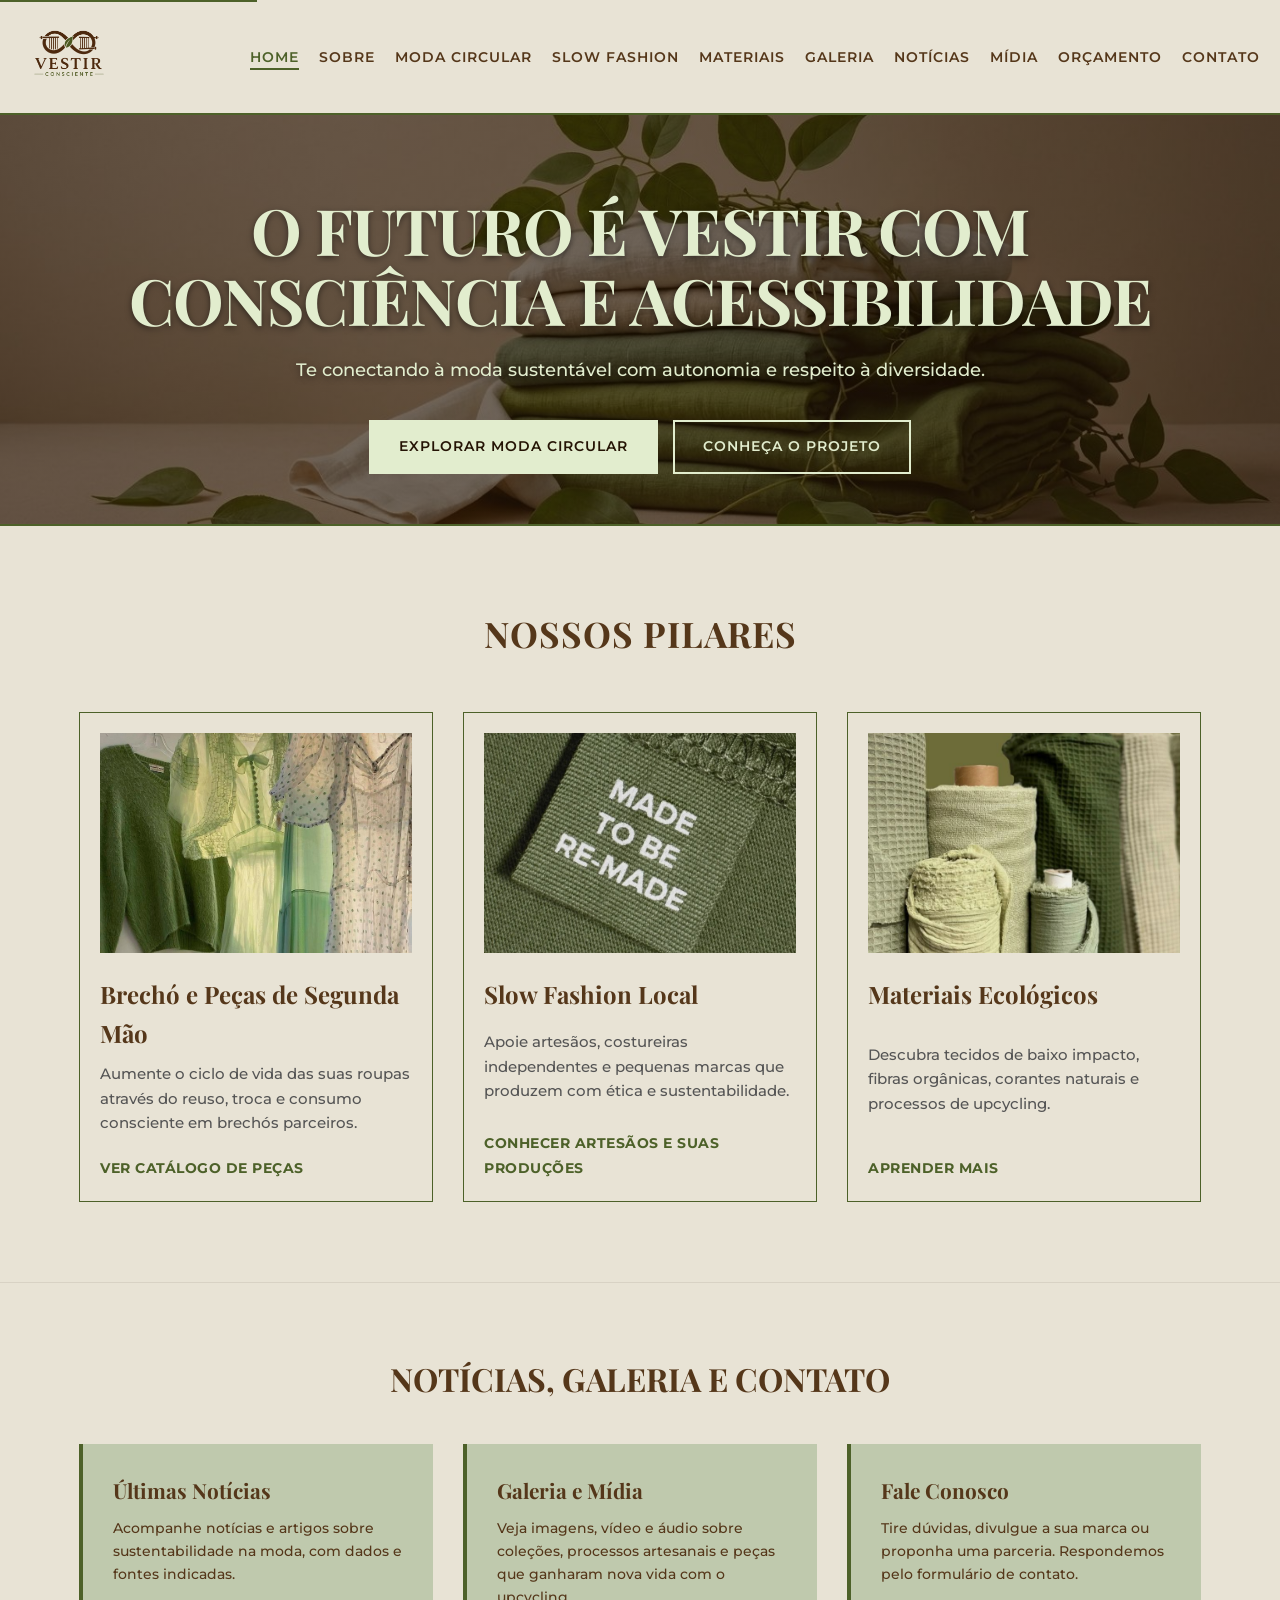
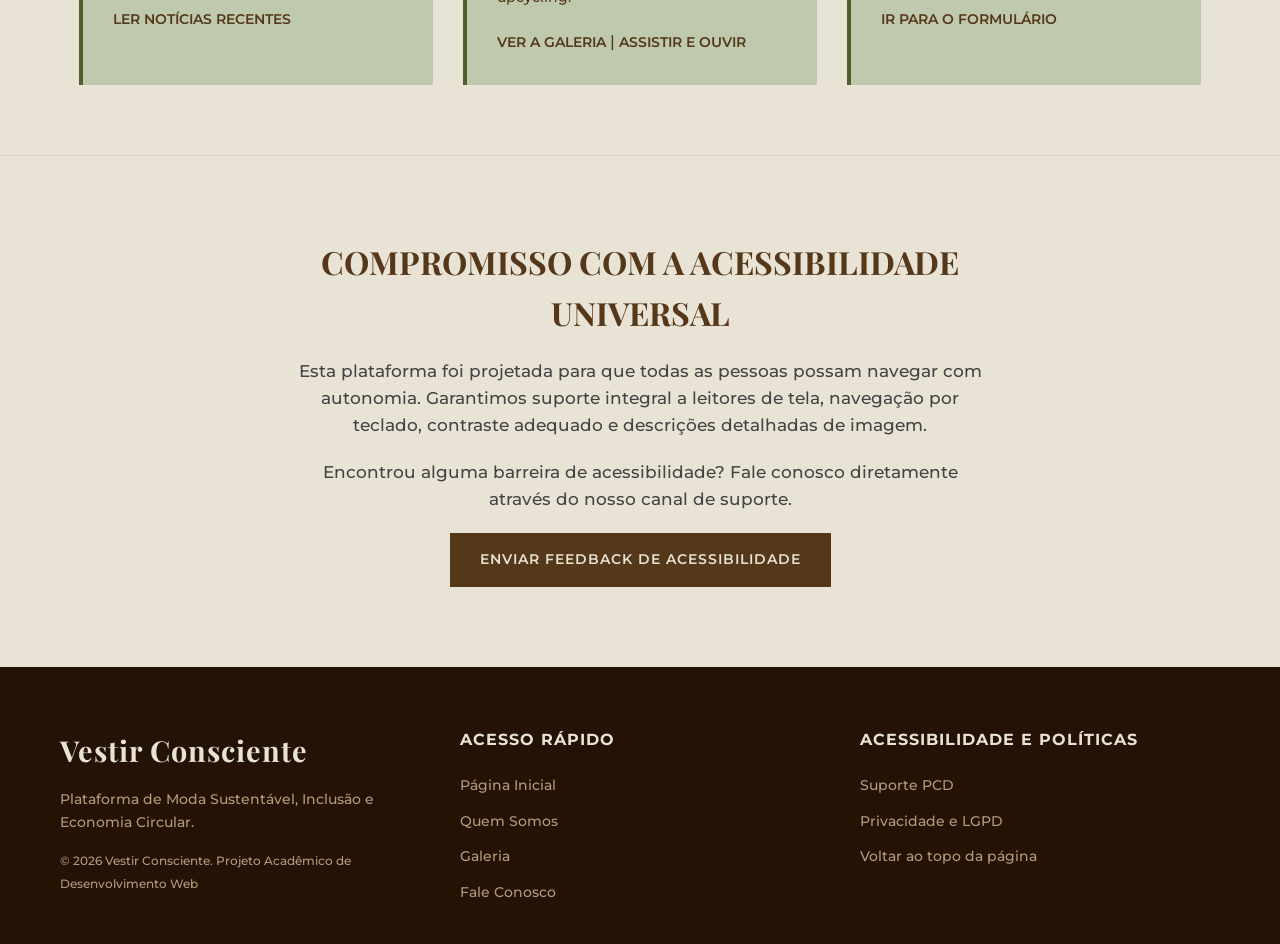
<file: index.html>
<!DOCTYPE html>
<html lang="pt-BR">
<head>
    <meta charset="UTF-8">
    <meta name="viewport" content="width=device-width, initial-scale=1.0">
    <link rel="icon" href="favicon.ico" sizes="48x48">
    <link rel="icon" type="image/png" sizes="32x32" href="images/favicon-32.png">
    <link rel="apple-touch-icon" href="images/apple-touch-icon.png">
    <title>Vestir Consciente - Moda Sustentável e Inclusiva | Página Inicial</title>
    <meta name="description" content="Vestir Consciente: plataforma de moda sustentável, inclusão e economia circular. Conheça brechós, artesãos locais, materiais ecológicos e upcycling, com acessibilidade para todas as pessoas.">
    <!--Fontes (Google Fonts)-->
    <link rel="preconnect" href="https://fonts.googleapis.com">
    <link rel="preconnect" href="https://fonts.gstatic.com" crossorigin>
    <link href="https://fonts.googleapis.com/css2?family=Montserrat:wght@500;600;700&amp;family=Playfair+Display:wght@400;700&amp;display=swap" rel="stylesheet">
    <!--CSS Externo-->
    <link rel="stylesheet" href="css/style.css">
</head>
<body id="top">
    <!--Link de atalho para leitores de tela e navegação por teclado-->
    <a href="#main-content" class="skip-link">Ir para o conteúdo principal</a>
    <!--Cabeçalho-->
    <header>
        <div class="header-container">
            <!--Logo-->
            <a href="index.html" class="logo-link" aria-label="Vestir Consciente | Página Inicial">
                <img width="360" height="240" src="images/logo-vestirconsciente.png" alt="Logo Vestir Consciente: Tear Afegão representando a moda circular com uma folha verde no centro" class="logo-img">
            </a>
            <!--Navegação Principal-->
            <nav aria-label="Navegação Principal" id="main-nav">
                <ul class="nav-list">
                    <li><a href="index.html" aria-current="page" class="active">Home</a></li>
                    <li><a href="sobre.html">Sobre</a></li>
                    <li><a href="modacircular.html">Moda Circular</a></li>
                    <li><a href="slowfashion.html">Slow Fashion</a></li>
                    <li><a href="materiais.html">Materiais</a></li>
                    <li><a href="galeria.html">Galeria</a></li>
                    <li><a href="noticias.html">Notícias</a></li>
                    <li><a href="midia.html">Mídia</a></li>
                    <li><a href="orcamento_hospedagem.html">Orçamento</a></li>
                    <li><a href="contato.html">Contato</a></li>
                </ul>
            </nav>
        </div>
    </header>
    <!--Conteúdo Principal-->
    <main id="main-content" tabindex="-1">
        <!--Campo do Banner-->
        <section class="hero-section hero-section--imagem" aria-labelledby="hero-title">
            <div class="container">
                <h1 id="hero-title">O futuro é vestir com consciência e acessibilidade</h1>
                <p class="hero-text">
                    Te conectando à moda sustentável com autonomia e respeito à diversidade.
                </p>
                <div class="hero-buttons">
                    <a href="modacircular.html" class="btn btn-primary">Explorar Moda Circular</a>
                    <a href="sobre.html" class="btn btn-secondary">Conheça o Projeto</a>
                </div>
            </div>
        </section>
        <!--Campo dos Três Pilares-->
        <section class="pilares-section" aria-labelledby="pilares-title">
            <div class="container">
                <h2 id="pilares-title">Nossos Pilares</h2>
                <div class="cards-grid">
                    <!--Card 1 (Moda Circular)-->
                    <article class="card">
                        <header>
                            <img width="750" height="574" src="images/modacircular.jpg" alt="Peças de segunda mão em tons de verde penduradas lado a lado: um suéter felpudo, uma blusa leve com babados e botões e um vestido de bolinhas" class="card-img">
                            <h3>Brechó e Peças de Segunda Mão</h3>
                        </header>
                        <p>Aumente o ciclo de vida das suas roupas através do reuso, troca e consumo consciente em brechós parceiros.</p>
                        <footer>
                            <a href="modacircular.html" class="card-link" aria-label="Ver catálogo de peças: Moda Circular e Brechó">Ver catálogo de peças</a>
                        </footer>
                    </article>
                    <!--Card 2 (Slow Fashion)-->
                    <article class="card">
                        <header>
                            <img width="800" height="1200" src="images/slowfashion.jpg" alt="Etiqueta costurada em uma peça verde-oliva com a frase em inglês Made to be re-made, que significa feito para ser refeito" class="card-img">
                            <h3>Slow Fashion Local</h3>
                        </header>
                        <p>Apoie artesãos, costureiras independentes e pequenas marcas que produzem com ética e sustentabilidade.</p>
                        <footer>
                            <a href="slowfashion.html" class="card-link" aria-label="Conhecer artesãos e suas produções: Slow Fashion e Produção Local">Conhecer artesãos e suas produções</a>
                        </footer>
                    </article>
                    <!--Card 3 (Materiais Ecológicos)-->
                    <article class="card">
                        <header>
                            <img width="736" height="920" src="images/materiais-ecologicos.jpg" alt="Rolos de tecido em tons de verde e bege, com texturas de waffle e gaze, enfileirados diante de um fundo verde-oliva" class="card-img">
                            <h3>Materiais Ecológicos</h3>
                        </header>
                        <p>Descubra tecidos de baixo impacto, fibras orgânicas, corantes naturais e processos de upcycling.</p>
                        <footer>
                            <a href="materiais.html" class="card-link" aria-label="Aprender mais: Materiais Ecológicos e Upcycling">Aprender mais</a>
                        </footer>
                    </article>
                </div>
            </div>
        </section>
        <!--Campo de Notícias, Galeria e Contato-->
        <section class="highlights-section" aria-labelledby="highlights-title">
            <div class="container">
                <h2 id="highlights-title">Notícias, Galeria e Contato</h2>
                <div class="highlights-grid">
                    <article class="highlight-item">
                        <h3>Últimas Notícias</h3>
                        <p>Acompanhe notícias e artigos sobre sustentabilidade na moda, com dados e fontes indicadas.</p>
                        <a href="noticias.html" class="link-action">Ler notícias recentes</a>
                    </article>
                    <article class="highlight-item">
                        <h3>Galeria e Mídia</h3>
                        <p>Veja imagens, vídeo e áudio sobre coleções, processos artesanais e peças que ganharam nova vida com o upcycling.</p>
                        <a href="galeria.html" class="link-action">Ver a galeria</a>
                        <span aria-hidden="true">|</span>
                        <a href="midia.html" class="link-action">Assistir e ouvir</a>
                    </article>
                    <article class="highlight-item">
                        <h3>Fale Conosco</h3>
                        <p>Tire dúvidas, divulgue a sua marca ou proponha uma parceria. Respondemos pelo formulário de contato.</p>
                        <a href="contato.html" class="link-action">Ir para o formulário</a>
                    </article>
                </div>
            </div>
        </section>
        <!--Campo do Compromisso (Acessibilidade)-->
        <section class="accessibility-commitment" aria-labelledby="access-title">
            <div class="container">
                <h2 id="access-title">Compromisso com a Acessibilidade Universal</h2>
                <p>Esta plataforma foi projetada para que todas as pessoas possam navegar com autonomia. Garantimos suporte integral a leitores de tela, navegação por teclado, contraste adequado e descrições detalhadas de imagem.</p>
                <p>Encontrou alguma barreira de acessibilidade? Fale conosco diretamente através do nosso canal de suporte.</p>
                <a href="contato.html#acessibilidade" class="btn btn-primary">Enviar feedback de acessibilidade</a>
            </div>
        </section>
    </main>
    <!--Rodapé-->
    <footer>
        <div class="footer-container">
            <div class="footer-col">
                <h2 class="footer-brand">Vestir Consciente</h2>
                <p>Plataforma de Moda Sustentável, Inclusão e Economia Circular.</p>
                <p><small>&copy; 2026 Vestir Consciente. Projeto Acadêmico de Desenvolvimento Web</small></p>
            </div>
            <div class="footer-col">
                <h3>Acesso Rápido</h3>
                <ul>
                    <li><a href="index.html">Página Inicial</a></li>
                    <li><a href="sobre.html">Quem Somos</a></li>
                    <li><a href="galeria.html">Galeria</a></li>
                    <li><a href="contato.html">Fale Conosco</a></li>
                </ul>
            </div>
            <div class="footer-col">
                <h3>Acessibilidade e Políticas</h3>
                <ul>
                    <li><a href="contato.html#acessibilidade">Suporte PCD</a></li>
                    <li><a href="contato.html#privacidade">Privacidade e LGPD</a></li>
                    <li><a href="#top">Voltar ao topo da página</a></li>
                </ul>
            </div>
        </div>
    </footer>
</body>
</html>
</file>
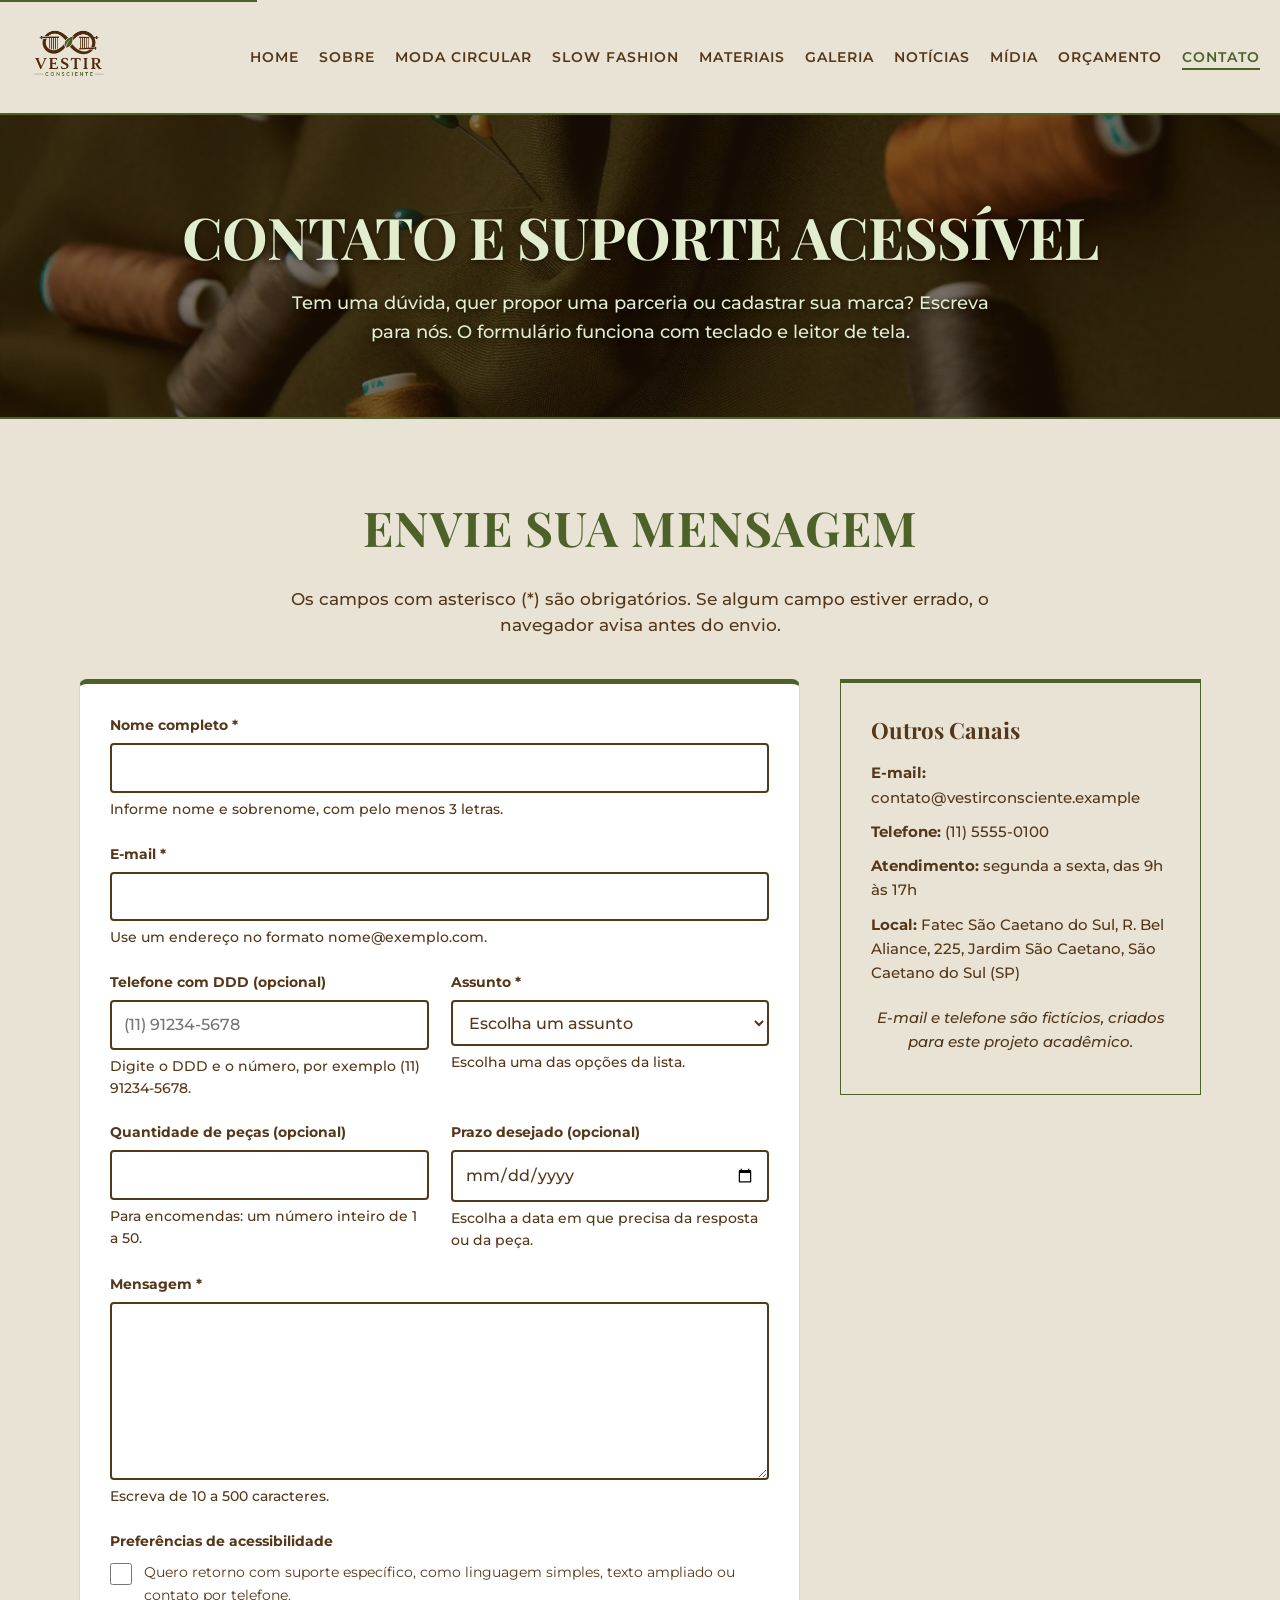
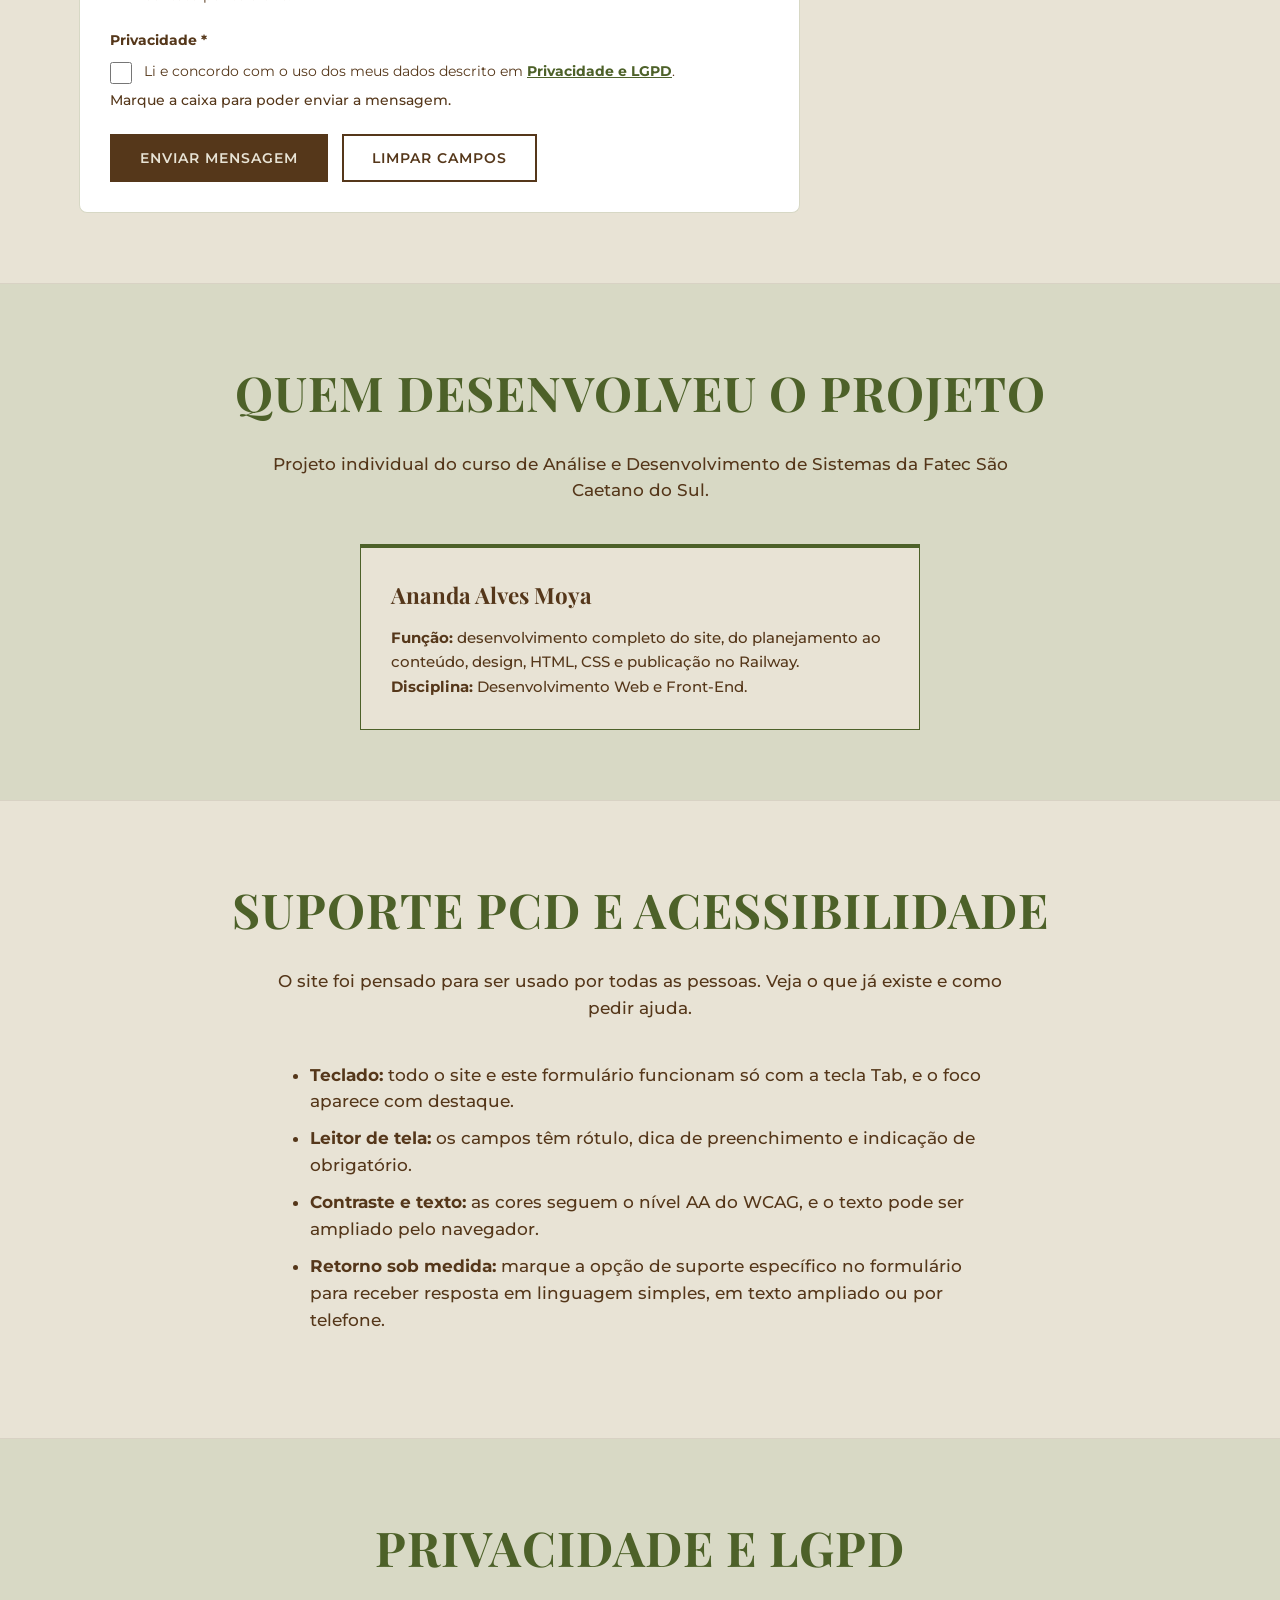
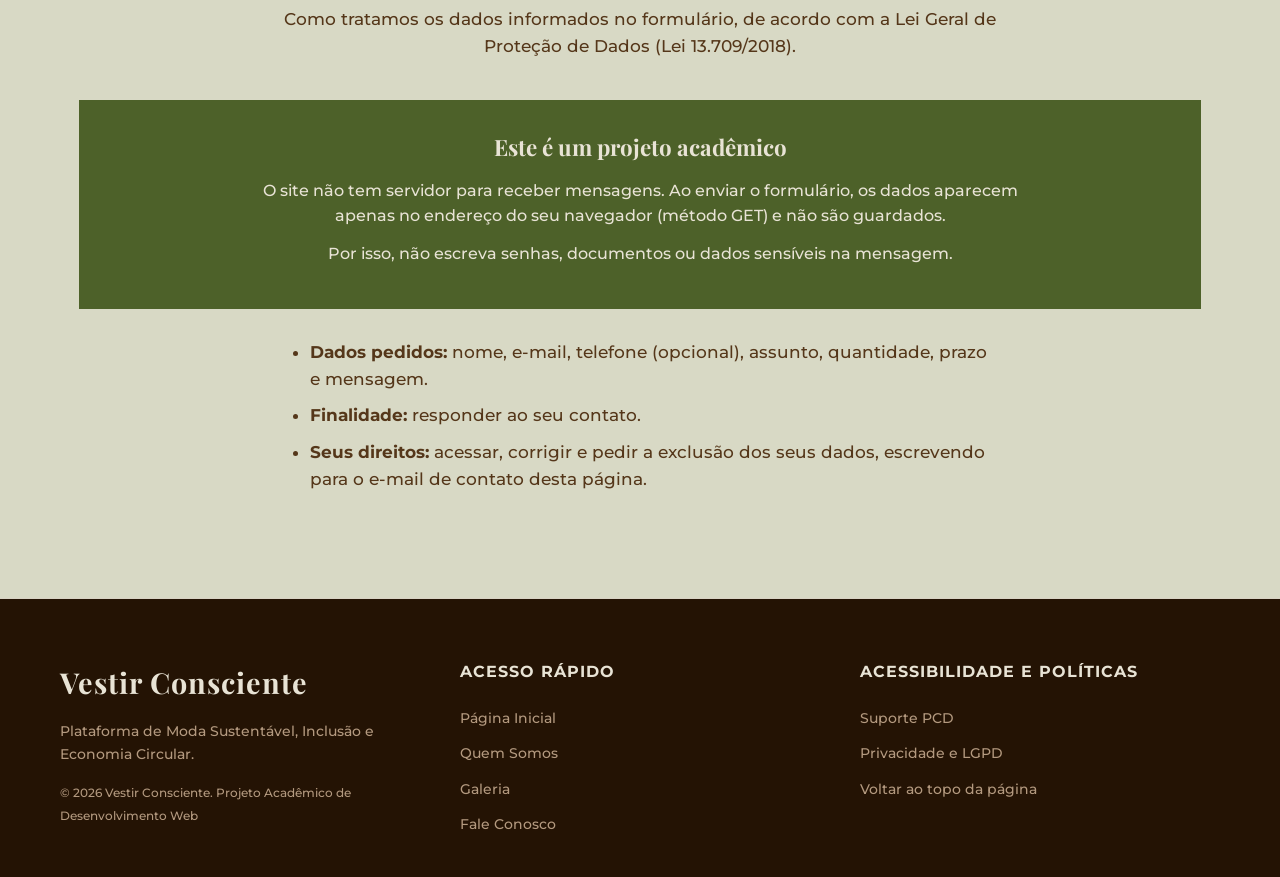
<file: contato.html>
<!DOCTYPE html>
<html lang="pt-BR">
<head>
    <meta charset="UTF-8">
    <meta name="viewport" content="width=device-width, initial-scale=1.0">
    <link rel="icon" href="favicon.ico" sizes="48x48">
    <link rel="icon" type="image/png" sizes="32x32" href="images/favicon-32.png">
    <link rel="apple-touch-icon" href="images/apple-touch-icon.png">
    <title>Contato e Suporte Acessível: Fale Conosco | Vestir Consciente</title>
    <meta name="description" content="Fale com o Vestir Consciente: envie dúvidas, proposta de parceria ou cadastro de marca por um formulário acessível, com suporte para pessoas com deficiência.">
    <!--Fontes (Google Fonts)-->
    <link rel="preconnect" href="https://fonts.googleapis.com">
    <link rel="preconnect" href="https://fonts.gstatic.com" crossorigin>
    <link href="https://fonts.googleapis.com/css2?family=Montserrat:wght@500;600;700&amp;family=Playfair+Display:wght@400;700&amp;display=swap" rel="stylesheet">
    <!--CSS Externo-->
    <link rel="stylesheet" href="css/style.css">
</head>
<body id="top">
    <!--Link de atalho para leitores de tela e navegação por teclado-->
    <a href="#main-content" class="skip-link">Ir para o conteúdo principal</a>
    <!--Cabeçalho-->
    <header>
        <div class="header-container">
            <!--Logo-->
            <a href="index.html" class="logo-link" aria-label="Vestir Consciente | Página Inicial">
                <img width="360" height="240" src="images/logo-vestirconsciente.png" alt="Logo Vestir Consciente: Tear Afegão representando a moda circular com uma folha verde no centro" class="logo-img">
            </a>
            <!--Navegação Principal-->
            <nav aria-label="Navegação Principal" id="main-nav">
                <ul class="nav-list">
                    <li><a href="index.html">Home</a></li>
                    <li><a href="sobre.html">Sobre</a></li>
                    <li><a href="modacircular.html">Moda Circular</a></li>
                    <li><a href="slowfashion.html">Slow Fashion</a></li>
                    <li><a href="materiais.html">Materiais</a></li>
                    <li><a href="galeria.html">Galeria</a></li>
                    <li><a href="noticias.html">Notícias</a></li>
                    <li><a href="midia.html">Mídia</a></li>
                    <li><a href="orcamento_hospedagem.html">Orçamento</a></li>
                    <li><a href="contato.html" aria-current="page" class="active">Contato</a></li>
                </ul>
            </nav>
        </div>
    </header>
    <!--Conteúdo Principal-->
    <main id="main-content" tabindex="-1">
        <!--Campo de Abertura da Página-->
        <section class="page-hero page-hero--imagem page-hero--contato" aria-labelledby="page-title">
            <div class="container">
                <h1 id="page-title">Contato e Suporte Acessível</h1>
                <p class="hero-text">
                    Tem uma dúvida, quer propor uma parceria ou cadastrar sua marca? Escreva para nós. O formulário funciona com teclado e leitor de tela.
                </p>
            </div>
        </section>
        <!--Campo do Formulário e dos Canais de Contato-->
        <section id="formulario" class="content-section" aria-labelledby="formulario-title">
            <div class="container">
                <h2 id="formulario-title">Envie sua Mensagem</h2>
                <p class="section-intro">Os campos com asterisco (*) são obrigatórios. Se algum campo estiver errado, o navegador avisa antes do envio.</p>
                <div id="mensagem-enviada" class="confirmacao" role="status" tabindex="-1">
                    <h3>Mensagem enviada</h3>
                    <p>Obrigada pelo contato! Esta é uma página de demonstração, então a mensagem não foi guardada nem enviada a ninguém. Veja a seção <a href="#privacidade">Privacidade e LGPD</a>.</p>
                    <a href="#formulario" class="btn btn-secondary">Enviar outra mensagem</a>
                </div>
                <div class="contato-grade">
                    <form class="contato-form" action="contato.html#mensagem-enviada" method="get" aria-labelledby="formulario-title">
                        <div class="campo">
                            <label for="nome">Nome completo *</label>
                            <input type="text" id="nome" name="nome" required minlength="3" maxlength="80" autocomplete="name" aria-describedby="nome-dica">
                            <small id="nome-dica" class="dica">Informe nome e sobrenome, com pelo menos 3 letras.</small>
                        </div>
                        <div class="campo">
                            <label for="email">E-mail *</label>
                            <input type="email" id="email" name="email" required maxlength="120" autocomplete="email" aria-describedby="email-dica">
                            <small id="email-dica" class="dica">Use um endereço no formato nome@exemplo.com.</small>
                        </div>
                        <div class="campos-duplos">
                            <div class="campo">
                                <label for="telefone">Telefone com DDD (opcional)</label>
                                <input type="tel" id="telefone" name="telefone" pattern="\(?\d{2}\)?\s?9?\d{4}-?\d{4}" inputmode="tel" autocomplete="tel" placeholder="(11) 91234-5678" aria-describedby="telefone-dica">
                                <small id="telefone-dica" class="dica">Digite o DDD e o número, por exemplo (11) 91234-5678.</small>
                            </div>
                            <div class="campo">
                                <label for="assunto">Assunto *</label>
                                <select id="assunto" name="assunto" required aria-describedby="assunto-dica">
                                    <option value="">Escolha um assunto</option>
                                    <option value="parcerias">Parcerias</option>
                                    <option value="duvidas">Dúvidas</option>
                                    <option value="cadastro-marca">Cadastro de marca</option>
                                    <option value="encomenda">Encomenda de peça</option>
                                    <option value="outros">Outros</option>
                                </select>
                                <small id="assunto-dica" class="dica">Escolha uma das opções da lista.</small>
                            </div>
                        </div>
                        <div class="campos-duplos">
                            <div class="campo">
                                <label for="quantidade">Quantidade de peças (opcional)</label>
                                <input type="number" id="quantidade" name="quantidade" min="1" max="50" step="1" inputmode="numeric" aria-describedby="quantidade-dica">
                                <small id="quantidade-dica" class="dica">Para encomendas: um número inteiro de 1 a 50.</small>
                            </div>
                            <div class="campo">
                                <label for="prazo">Prazo desejado (opcional)</label>
                                <input type="date" id="prazo" name="prazo" aria-describedby="prazo-dica">
                                <small id="prazo-dica" class="dica">Escolha a data em que precisa da resposta ou da peça.</small>
                            </div>
                        </div>
                        <div class="campo">
                            <label for="mensagem">Mensagem *</label>
                            <textarea id="mensagem" name="mensagem" rows="6" required minlength="10" maxlength="500" aria-describedby="mensagem-dica"></textarea>
                            <small id="mensagem-dica" class="dica">Escreva de 10 a 500 caracteres.</small>
                        </div>
                        <fieldset class="campo-opcoes">
                            <legend>Preferências de acessibilidade</legend>
                            <label class="opcao" for="suporte">
                                <input type="checkbox" id="suporte" name="suporte" value="sim">
                                <span>Quero retorno com suporte específico, como linguagem simples, texto ampliado ou contato por telefone.</span>
                            </label>
                        </fieldset>
                        <fieldset class="campo-opcoes">
                            <legend>Privacidade *</legend>
                            <label class="opcao" for="lgpd">
                                <input type="checkbox" id="lgpd" name="lgpd" value="aceito" required aria-describedby="lgpd-dica">
                                <span>Li e concordo com o uso dos meus dados descrito em <a href="#privacidade">Privacidade e LGPD</a>.</span>
                            </label>
                            <small id="lgpd-dica" class="dica">Marque a caixa para poder enviar a mensagem.</small>
                        </fieldset>
                        <div class="form-acoes">
                            <button type="submit" class="btn btn-primary">Enviar Mensagem</button>
                            <button type="reset" class="btn btn-secondary">Limpar Campos</button>
                        </div>
                    </form>
                    <aside class="contato-lateral" aria-labelledby="canais-title">
                        <div class="info-card">
                            <h3 id="canais-title">Outros Canais</h3>
                            <p><strong>E-mail:</strong> contato@vestirconsciente.example</p>
                            <p><strong>Telefone:</strong> (11) 5555-0100</p>
                            <p><strong>Atendimento:</strong> segunda a sexta, das 9h às 17h</p>
                            <p><strong>Local:</strong> Fatec São Caetano do Sul, R. Bel Aliance, 225, Jardim São Caetano, São Caetano do Sul (SP)</p>
                            <p class="midia-nota">E-mail e telefone são fictícios, criados para este projeto acadêmico.</p>
                        </div>
                    </aside>
                </div>
            </div>
        </section>
        <!--Campo de Autoria-->
        <section id="autoria" class="content-section content-section--alt" aria-labelledby="autoria-title">
            <div class="container">
                <h2 id="autoria-title">Quem Desenvolveu o Projeto</h2>
                <p class="section-intro">Projeto individual do curso de Análise e Desenvolvimento de Sistemas da Fatec São Caetano do Sul.</p>
                <div class="info-grid info-grid--unico">
                    <article class="info-card">
                        <h3>Ananda Alves Moya</h3>
                        <p><strong>Função:</strong> desenvolvimento completo do site, do planejamento ao conteúdo, design, HTML, CSS e publicação no Railway.</p>
                        <p><strong>Disciplina:</strong> Desenvolvimento Web e Front-End.</p>
                    </article>
                </div>
            </div>
        </section>
        <!--Campo de Acessibilidade-->
        <section id="acessibilidade" class="content-section" aria-labelledby="acessibilidade-title">
            <div class="container">
                <h2 id="acessibilidade-title">Suporte PCD e Acessibilidade</h2>
                <p class="section-intro">O site foi pensado para ser usado por todas as pessoas. Veja o que já existe e como pedir ajuda.</p>
                <ul class="inclusion-list">
                    <li><strong>Teclado:</strong> todo o site e este formulário funcionam só com a tecla Tab, e o foco aparece com destaque.</li>
                    <li><strong>Leitor de tela:</strong> os campos têm rótulo, dica de preenchimento e indicação de obrigatório.</li>
                    <li><strong>Contraste e texto:</strong> as cores seguem o nível AA do WCAG, e o texto pode ser ampliado pelo navegador.</li>
                    <li><strong>Retorno sob medida:</strong> marque a opção de suporte específico no formulário para receber resposta em linguagem simples, em texto ampliado ou por telefone.</li>
                </ul>
            </div>
        </section>
        <!--Campo de Privacidade-->
        <section id="privacidade" class="content-section content-section--alt" aria-labelledby="privacidade-title">
            <div class="container">
                <h2 id="privacidade-title">Privacidade e LGPD</h2>
                <p class="section-intro">Como tratamos os dados informados no formulário, de acordo com a Lei Geral de Proteção de Dados (Lei 13.709/2018).</p>
                <div class="fact-box">
                    <h3>Este é um projeto acadêmico</h3>
                    <p>O site não tem servidor para receber mensagens. Ao enviar o formulário, os dados aparecem apenas no endereço do seu navegador (método GET) e não são guardados.</p>
                    <p>Por isso, não escreva senhas, documentos ou dados sensíveis na mensagem.</p>
                </div>
                <ul class="inclusion-list">
                    <li><strong>Dados pedidos:</strong> nome, e-mail, telefone (opcional), assunto, quantidade, prazo e mensagem.</li>
                    <li><strong>Finalidade:</strong> responder ao seu contato.</li>
                    <li><strong>Seus direitos:</strong> acessar, corrigir e pedir a exclusão dos seus dados, escrevendo para o e-mail de contato desta página.</li>
                </ul>
            </div>
        </section>
    </main>
    <!--Rodapé-->
    <footer>
        <div class="footer-container">
            <div class="footer-col">
                <h2 class="footer-brand">Vestir Consciente</h2>
                <p>Plataforma de Moda Sustentável, Inclusão e Economia Circular.</p>
                <p><small>&copy; 2026 Vestir Consciente. Projeto Acadêmico de Desenvolvimento Web</small></p>
            </div>
            <div class="footer-col">
                <h3>Acesso Rápido</h3>
                <ul>
                    <li><a href="index.html">Página Inicial</a></li>
                    <li><a href="sobre.html">Quem Somos</a></li>
                    <li><a href="galeria.html">Galeria</a></li>
                    <li><a href="contato.html">Fale Conosco</a></li>
                </ul>
            </div>
            <div class="footer-col">
                <h3>Acessibilidade e Políticas</h3>
                <ul>
                    <li><a href="contato.html#acessibilidade">Suporte PCD</a></li>
                    <li><a href="contato.html#privacidade">Privacidade e LGPD</a></li>
                    <li><a href="#top">Voltar ao topo da página</a></li>
                </ul>
            </div>
        </div>
    </footer>
</body>
</html>
</file>
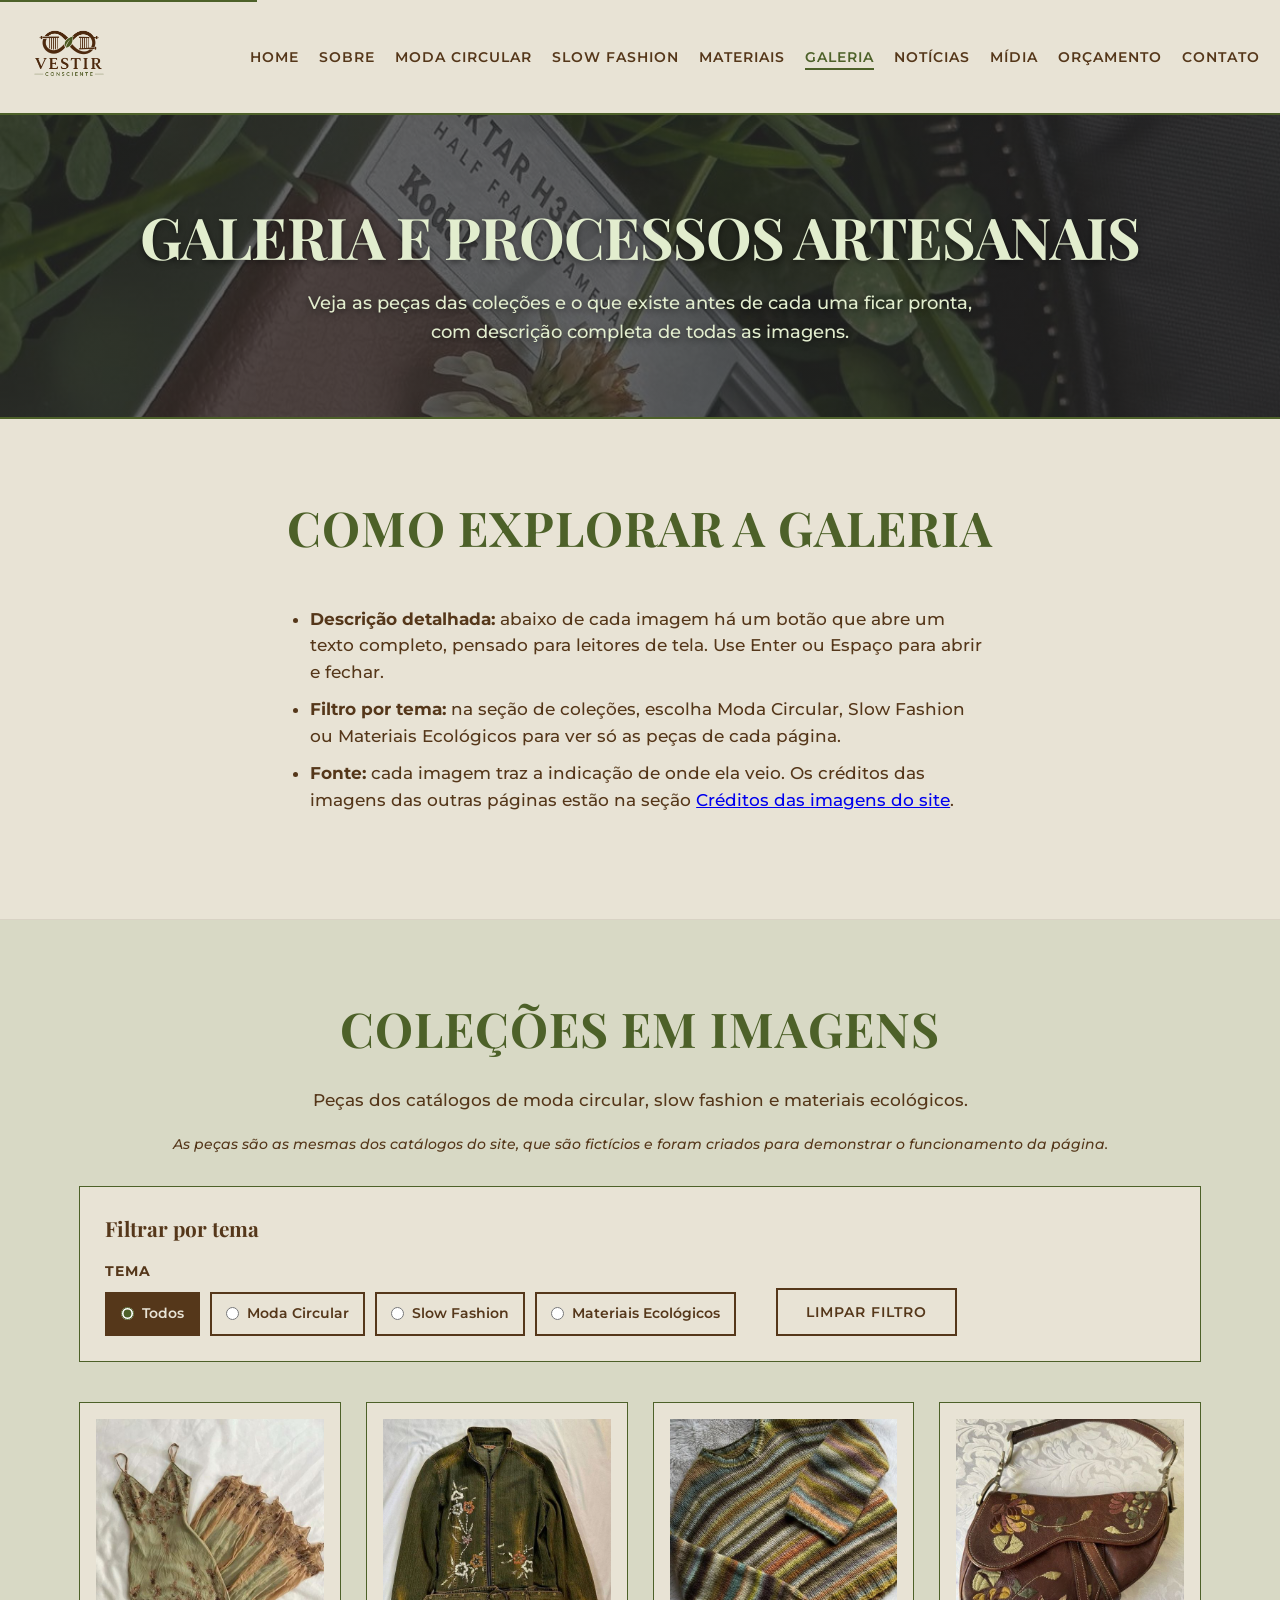
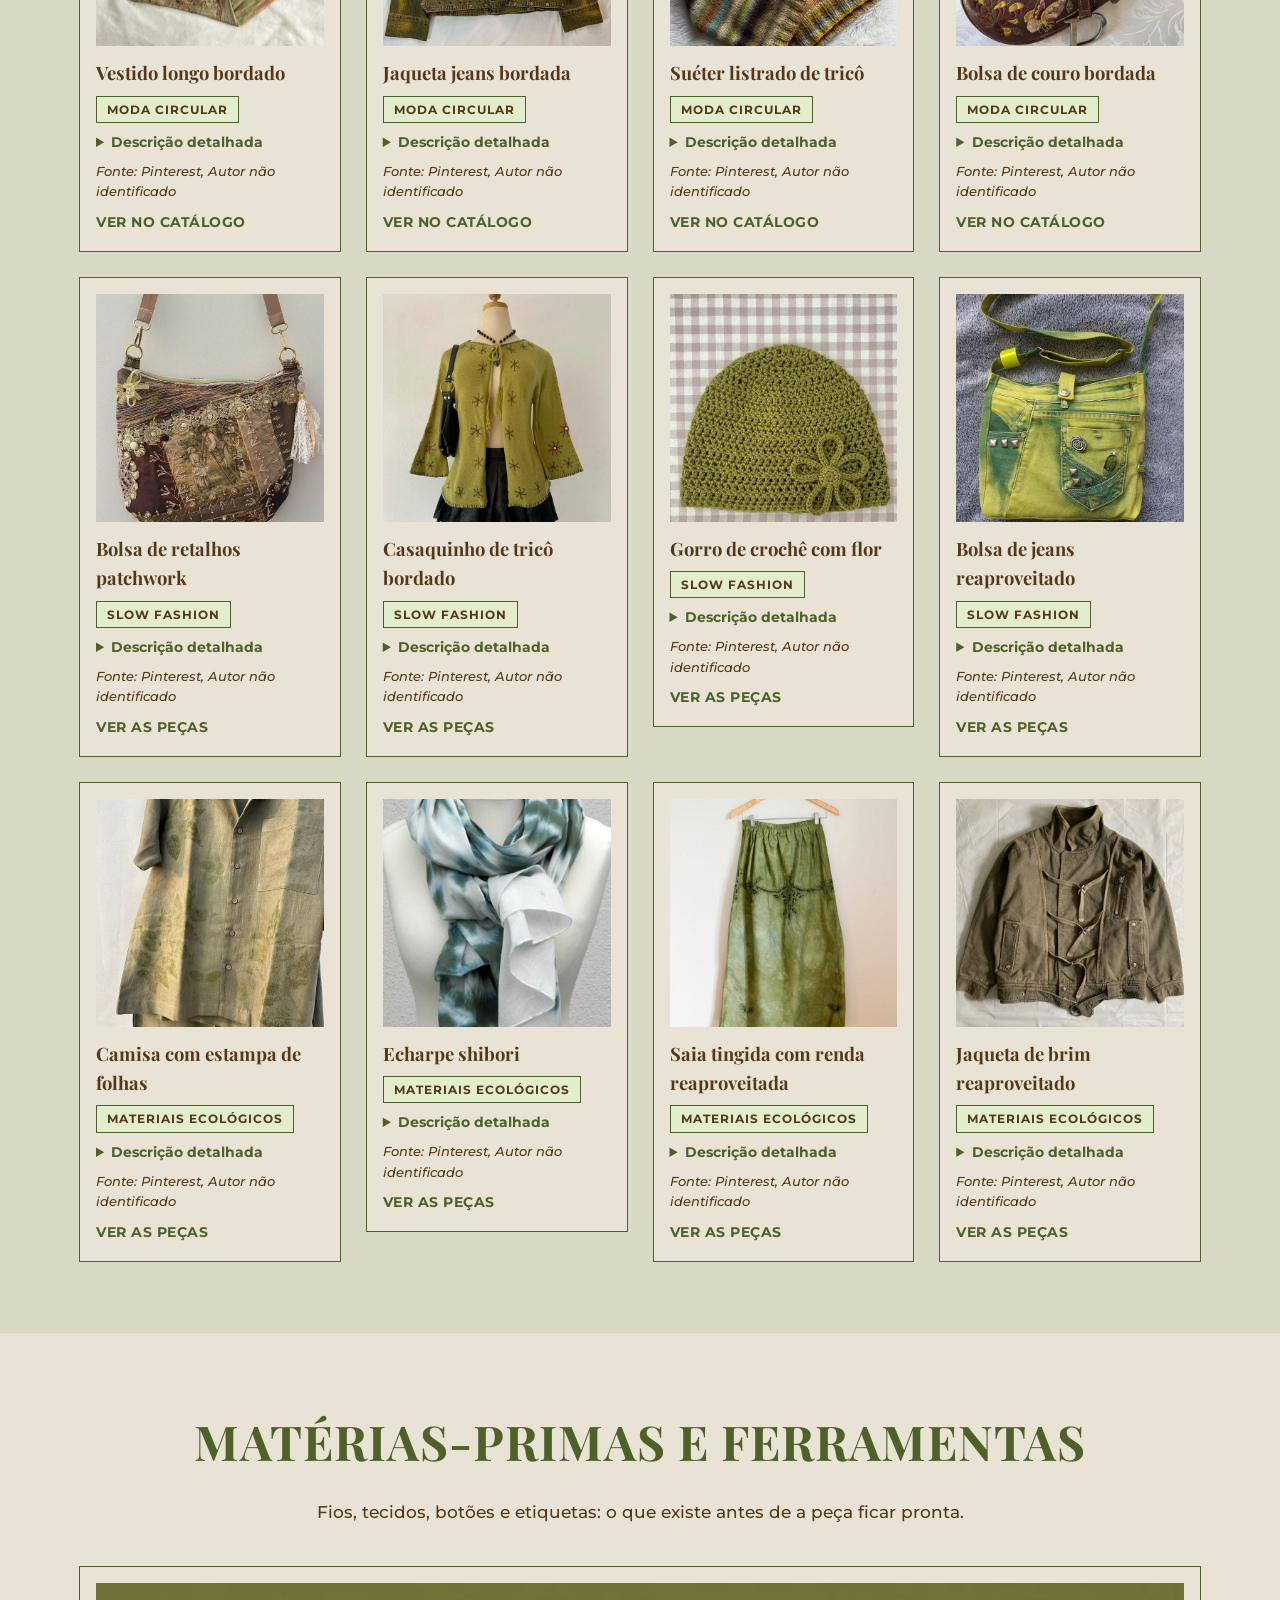
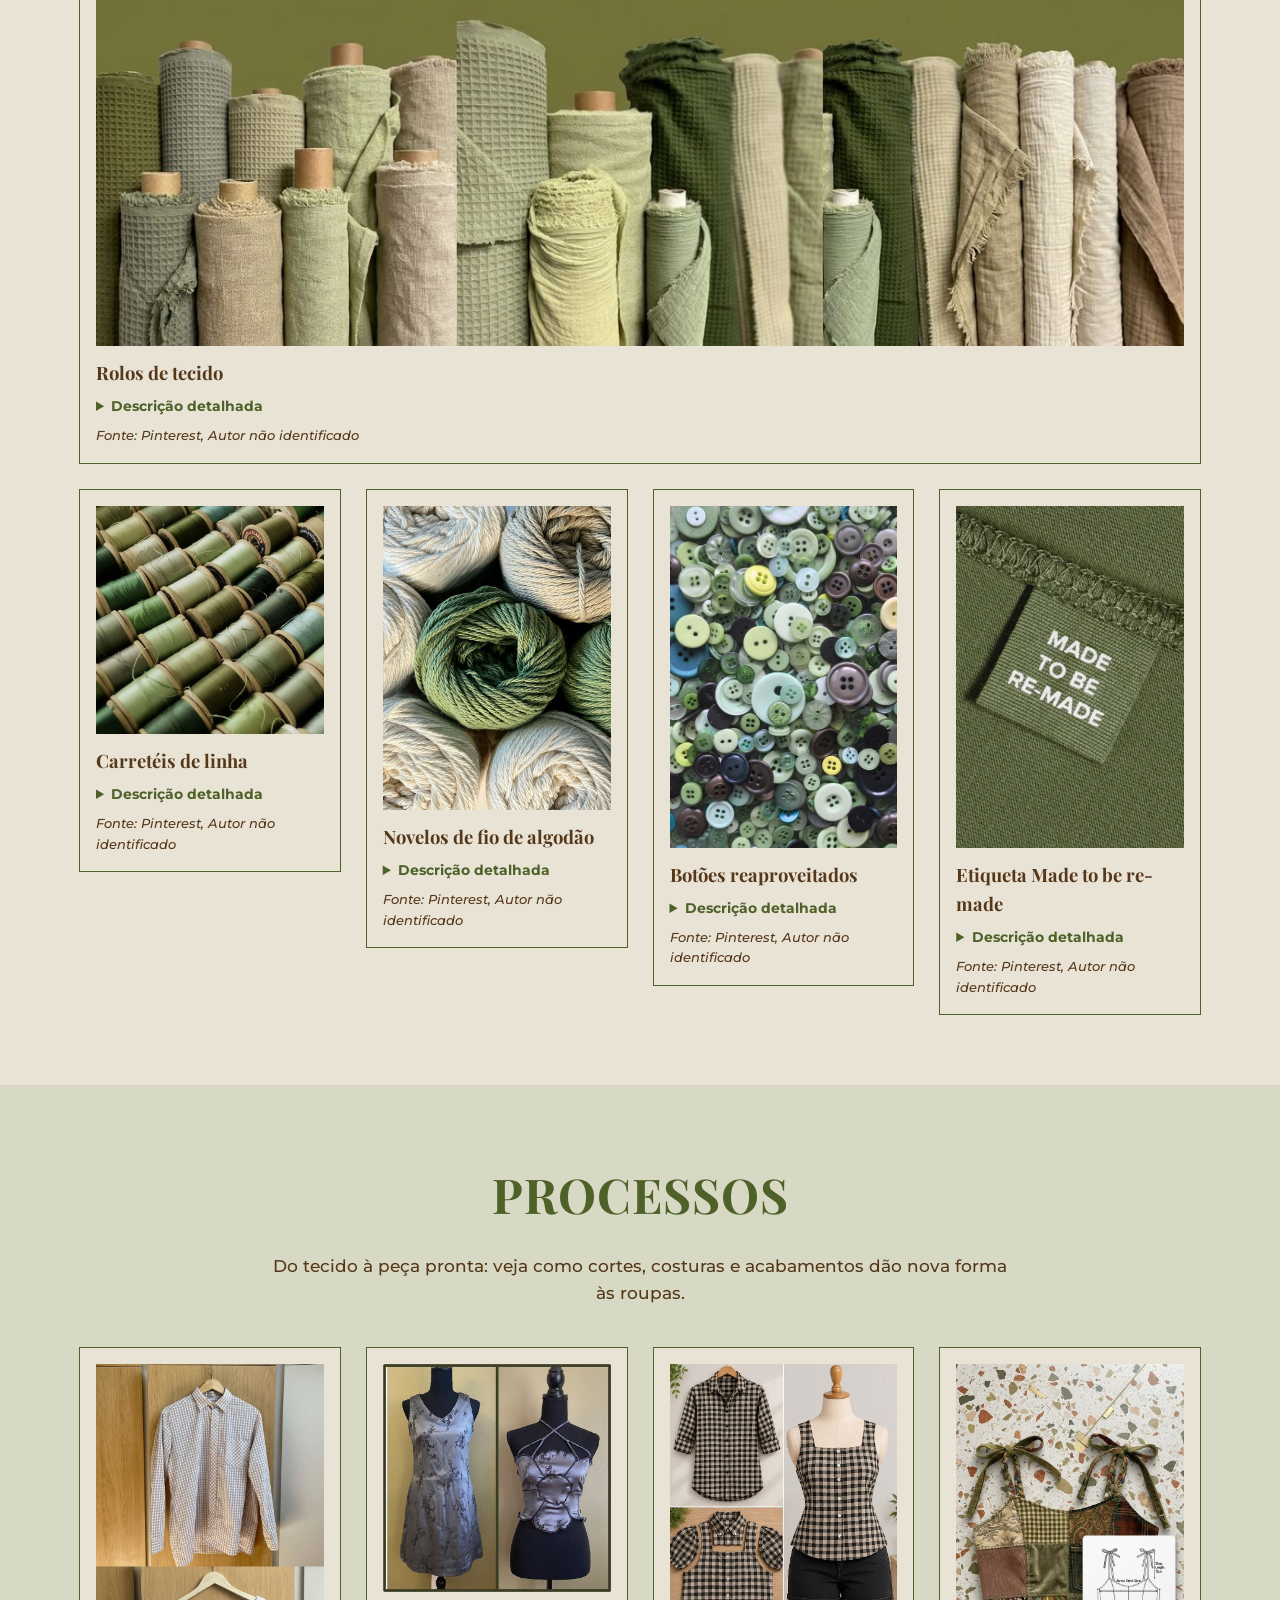
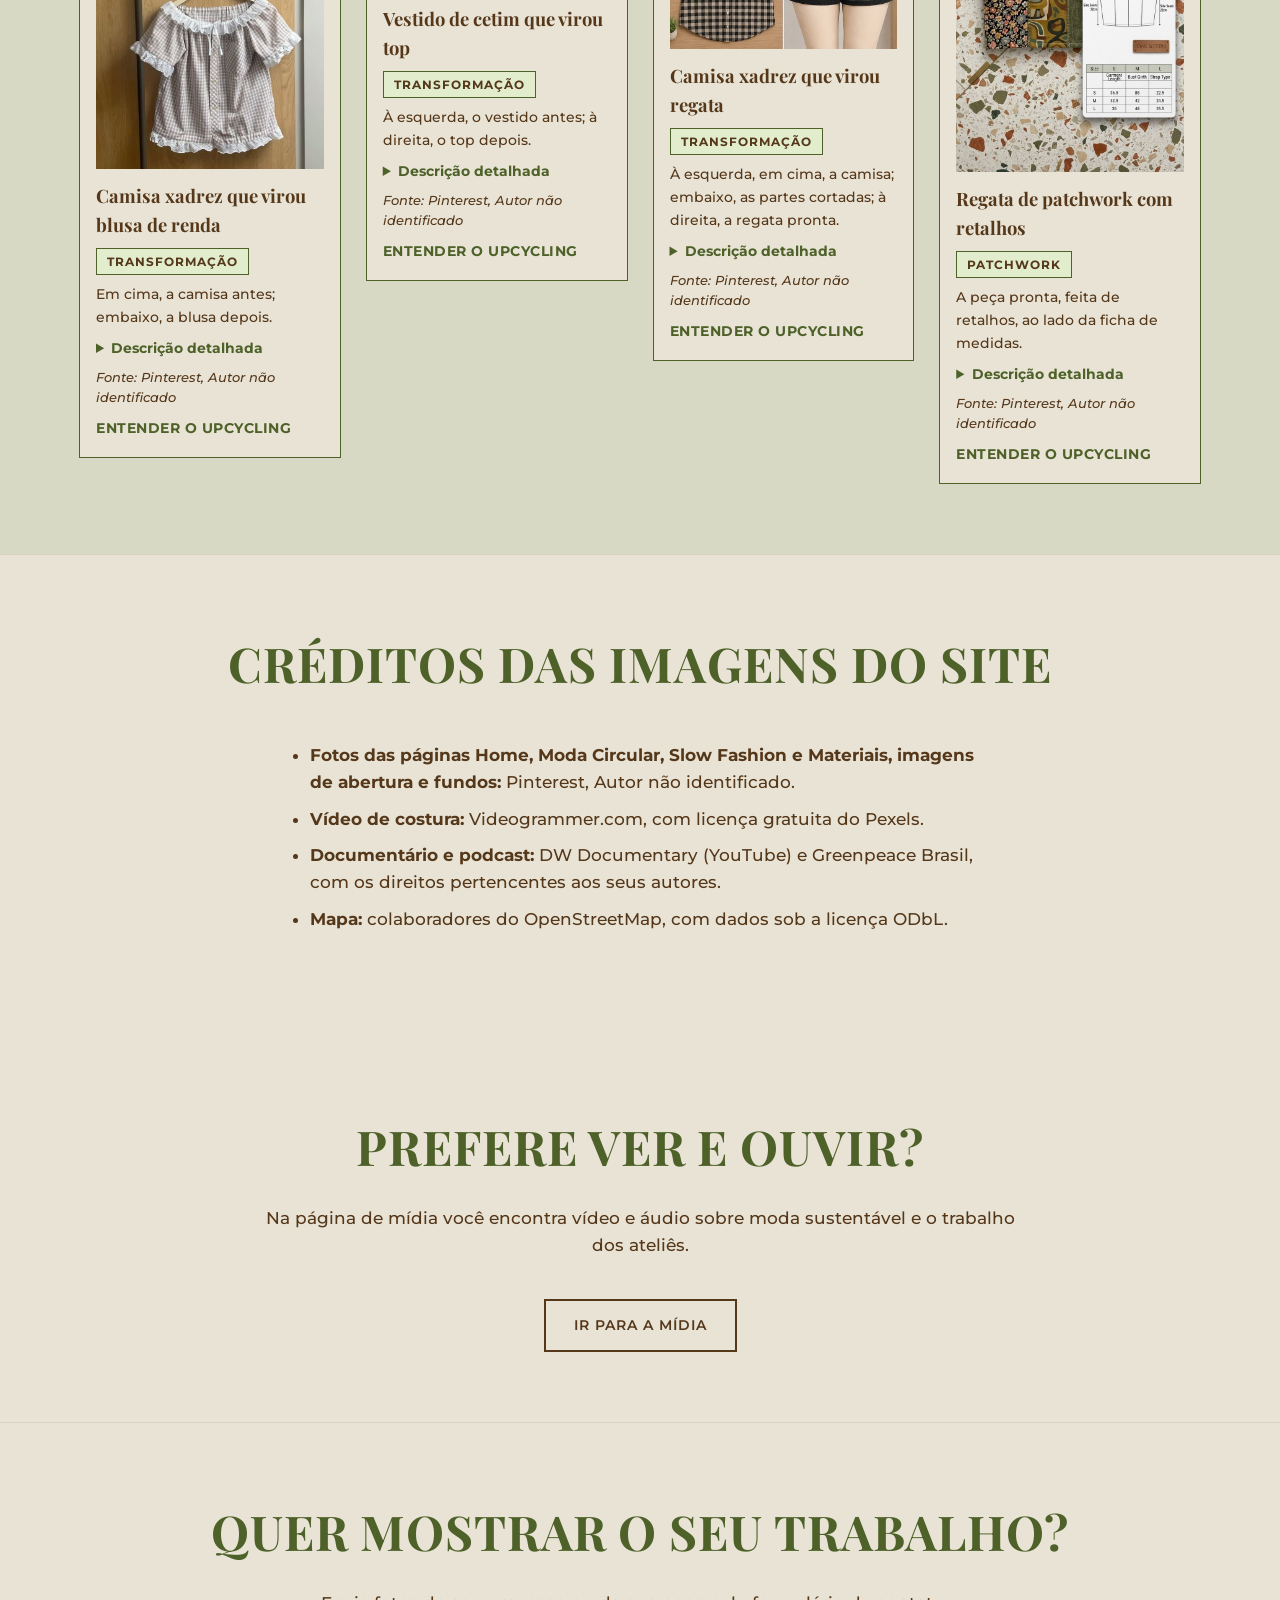
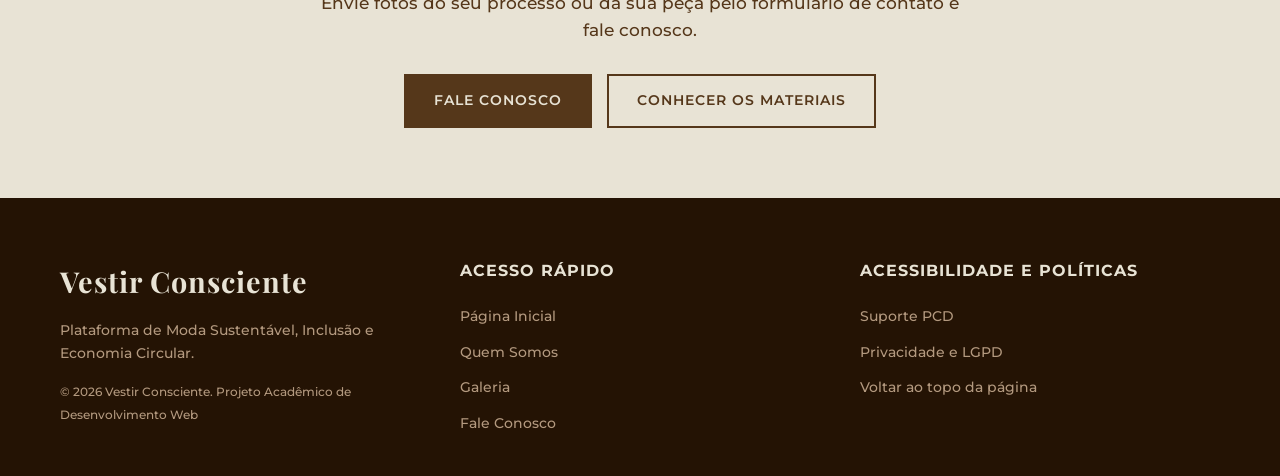
<file: galeria.html>
<!DOCTYPE html>
<html lang="pt-BR">
<head>
    <meta charset="UTF-8">
    <meta name="viewport" content="width=device-width, initial-scale=1.0">
    <link rel="icon" href="favicon.ico" sizes="48x48">
    <link rel="icon" type="image/png" sizes="32x32" href="images/favicon-32.png">
    <link rel="apple-touch-icon" href="images/apple-touch-icon.png">
    <title>Galeria e Processos Artesanais - Coleções, Matérias-Primas e Ferramentas | Vestir Consciente</title>
    <meta name="description" content="Galeria com imagens das coleções de moda circular, slow fashion e materiais ecológicos, e dos processos de criação e transformação dos ateliês, com descrição detalhada e fonte de cada imagem.">
    <!--Fontes (Google Fonts)-->
    <link rel="preconnect" href="https://fonts.googleapis.com">
    <link rel="preconnect" href="https://fonts.gstatic.com" crossorigin>
    <link href="https://fonts.googleapis.com/css2?family=Montserrat:wght@500;600;700&amp;family=Playfair+Display:wght@400;700&amp;display=swap" rel="stylesheet">
    <!--CSS Externo-->
    <link rel="stylesheet" href="css/style.css">
</head>
<body id="top">
    <!--Link de atalho para leitores de tela e navegação por teclado-->
    <a href="#main-content" class="skip-link">Ir para o conteúdo principal</a>
    <!--Cabeçalho-->
    <header>
        <div class="header-container">
            <!--Logo-->
            <a href="index.html" class="logo-link" aria-label="Vestir Consciente | Página Inicial">
                <img width="360" height="240" src="images/logo-vestirconsciente.png" alt="Logo Vestir Consciente: Tear Afegão representando a moda circular com uma folha verde no centro" class="logo-img">
            </a>
            <!--Navegação Principal-->
            <nav aria-label="Navegação Principal" id="main-nav">
                <ul class="nav-list">
                    <li><a href="index.html">Home</a></li>
                    <li><a href="sobre.html">Sobre</a></li>
                    <li><a href="modacircular.html">Moda Circular</a></li>
                    <li><a href="slowfashion.html">Slow Fashion</a></li>
                    <li><a href="materiais.html">Materiais</a></li>
                    <li><a href="galeria.html" aria-current="page" class="active">Galeria</a></li>
                    <li><a href="noticias.html">Notícias</a></li>
                    <li><a href="midia.html">Mídia</a></li>
                    <li><a href="orcamento_hospedagem.html">Orçamento</a></li>
                    <li><a href="contato.html">Contato</a></li>
                </ul>
            </nav>
        </div>
    </header>
    <!--Conteúdo Principal-->
    <main id="main-content" tabindex="-1">
        <!--Campo de Abertura da Página-->
        <section class="page-hero page-hero--imagem page-hero--galeria" aria-labelledby="page-title">
            <div class="container">
                <h1 id="page-title">Galeria e Processos Artesanais</h1>
                <p class="hero-text">
                    Veja as peças das coleções e o que existe antes de cada uma ficar pronta, com descrição completa de todas as imagens.
                </p>
            </div>
        </section>
        <!--Campo Explicativo (Como explorar)-->
        <section class="content-section" aria-labelledby="como-title">
            <div class="container">
                <h2 id="como-title">Como Explorar a Galeria</h2>
                <ul class="inclusion-list">
                    <li><strong>Descrição detalhada:</strong> abaixo de cada imagem há um botão que abre um texto completo, pensado para leitores de tela. Use Enter ou Espaço para abrir e fechar.</li>
                    <li><strong>Filtro por tema:</strong> na seção de coleções, escolha Moda Circular, Slow Fashion ou Materiais Ecológicos para ver só as peças de cada página.</li>
                    <li><strong>Fonte:</strong> cada imagem traz a indicação de onde ela veio. Os créditos das imagens das outras páginas estão na seção <a href="#creditos">Créditos das imagens do site</a>.</li>
                </ul>
            </div>
        </section>
        <!--Campo da Galeria (Coleções)-->
        <section id="colecoes" class="content-section content-section--alt" aria-labelledby="colecoes-title">
            <div class="container">
                <h2 id="colecoes-title">Coleções em Imagens</h2>
                <p class="section-intro">Peças dos catálogos de moda circular, slow fashion e materiais ecológicos.</p>
                <p class="note-ficticio">As peças são as mesmas dos catálogos do site, que são fictícios e foram criados para demonstrar o funcionamento da página.</p>
                <section class="filtros" aria-labelledby="filtros-title">
                    <h3 id="filtros-title">Filtrar por tema</h3>
                    <form aria-labelledby="filtros-title">
                        <fieldset>
                            <legend>Tema</legend>
                            <div class="filtro-opcoes">
                                <label for="gal-todos"><input type="radio" id="gal-todos" name="tema" value="todos" checked> Todos</label>
                                <label for="gal-circular"><input type="radio" id="gal-circular" name="tema" value="circular"> Moda Circular</label>
                                <label for="gal-slow"><input type="radio" id="gal-slow" name="tema" value="slow"> Slow Fashion</label>
                                <label for="gal-materiais"><input type="radio" id="gal-materiais" name="tema" value="materiais"> Materiais Ecológicos</label>
                            </div>
                        </fieldset>
                        <button type="reset" class="btn btn-secondary">Limpar filtro</button>
                    </form>
                </section>
                <div class="galeria-grid">
                    <figure class="galeria-item colecao tema-circular">
                        <img src="images/peca-vestido-bordado.jpg" width="640" height="640" alt="Vestido longo verde-claro com bordados" loading="lazy">
                        <figcaption>
                            <strong class="galeria-titulo">Vestido longo bordado</strong>
                            <span class="galeria-tema">Moda Circular</span>
                            <details class="descricao">
                                <summary>Descrição detalhada<span class="so-leitor"> da imagem: Vestido longo bordado</span></summary>
                                <p>Vestido longo verde-claro de alças finas, com bordados de flores em tons de marrom e saia de tule dourado com babados, estendido sobre um lençol branco.</p>
                            </details>
                            <p class="credito">Fonte: Pinterest, Autor não identificado</p>
                            <a href="modacircular.html#catalogo" class="card-link" aria-label="Ver no catálogo: Vestido longo bordado">Ver no catálogo</a>
                        </figcaption>
                    </figure>
                    <figure class="galeria-item colecao tema-circular">
                        <img src="images/peca-jaqueta-jeans-bordada.jpg" width="640" height="640" alt="Jaqueta jeans verde-escura com flores bordadas" loading="lazy">
                        <figcaption>
                            <strong class="galeria-titulo">Jaqueta jeans bordada</strong>
                            <span class="galeria-tema">Moda Circular</span>
                            <details class="descricao">
                                <summary>Descrição detalhada<span class="so-leitor"> da imagem: Jaqueta jeans bordada</span></summary>
                                <p>Jaqueta jeans verde-escura com zíper frontal, cinto e flores bordadas em branco e laranja, sobre um lençol branco.</p>
                            </details>
                            <p class="credito">Fonte: Pinterest, Autor não identificado</p>
                            <a href="modacircular.html#catalogo" class="card-link" aria-label="Ver no catálogo: Jaqueta jeans bordada">Ver no catálogo</a>
                        </figcaption>
                    </figure>
                    <figure class="galeria-item colecao tema-circular">
                        <img src="images/peca-sueter-listrado.jpg" width="640" height="640" alt="Suéter de tricô com listras coloridas" loading="lazy">
                        <figcaption>
                            <strong class="galeria-titulo">Suéter listrado de tricô</strong>
                            <span class="galeria-tema">Moda Circular</span>
                            <details class="descricao">
                                <summary>Descrição detalhada<span class="so-leitor"> da imagem: Suéter listrado de tricô</span></summary>
                                <p>Suéter de tricô com listras coloridas em tons de verde, laranja, azul e marrom, sobre uma manta branca felpuda.</p>
                            </details>
                            <p class="credito">Fonte: Pinterest, Autor não identificado</p>
                            <a href="modacircular.html#catalogo" class="card-link" aria-label="Ver no catálogo: Suéter listrado de tricô">Ver no catálogo</a>
                        </figcaption>
                    </figure>
                    <figure class="galeria-item colecao tema-circular">
                        <img src="images/peca-bolsa-bordada.jpg" width="640" height="640" alt="Bolsa de couro marrom com flores bordadas" loading="lazy">
                        <figcaption>
                            <strong class="galeria-titulo">Bolsa de couro bordada</strong>
                            <span class="galeria-tema">Moda Circular</span>
                            <details class="descricao">
                                <summary>Descrição detalhada<span class="so-leitor"> da imagem: Bolsa de couro bordada</span></summary>
                                <p>Bolsa de couro marrom em formato de sela, com flores bordadas em tons de amarelo, rosa e verde.</p>
                            </details>
                            <p class="credito">Fonte: Pinterest, Autor não identificado</p>
                            <a href="modacircular.html#catalogo" class="card-link" aria-label="Ver no catálogo: Bolsa de couro bordada">Ver no catálogo</a>
                        </figcaption>
                    </figure>
                    <figure class="galeria-item colecao tema-slow">
                        <img src="images/slow-bolsa-retalhos.jpg" width="640" height="640" alt="Bolsa de ombro feita de retalhos" loading="lazy">
                        <figcaption>
                            <strong class="galeria-titulo">Bolsa de retalhos patchwork</strong>
                            <span class="galeria-tema">Slow Fashion</span>
                            <details class="descricao">
                                <summary>Descrição detalhada<span class="so-leitor"> da imagem: Bolsa de retalhos patchwork</span></summary>
                                <p>Bolsa de ombro feita de retalhos em tons de marrom e dourado, com bordados, rendas, contas e uma cena bordada ao centro, com alça larga cor de areia e pingente de renda.</p>
                            </details>
                            <p class="credito">Fonte: Pinterest, Autor não identificado</p>
                            <a href="slowfashion.html#produtos" class="card-link" aria-label="Ver as peças: Bolsa de retalhos patchwork">Ver as peças</a>
                        </figcaption>
                    </figure>
                    <figure class="galeria-item colecao tema-slow">
                        <img src="images/slow-casaquinho-trico.jpg" width="640" height="640" alt="Casaquinho de tricô verde-oliva bordado" loading="lazy">
                        <figcaption>
                            <strong class="galeria-titulo">Casaquinho de tricô bordado</strong>
                            <span class="galeria-tema">Slow Fashion</span>
                            <details class="descricao">
                                <summary>Descrição detalhada<span class="so-leitor"> da imagem: Casaquinho de tricô bordado</span></summary>
                                <p>Casaquinho de tricô verde-oliva com bordados de estrelas escuras e detalhes vermelhos, cordão com laço no decote e mangas em sino, exibido em um manequim.</p>
                            </details>
                            <p class="credito">Fonte: Pinterest, Autor não identificado</p>
                            <a href="slowfashion.html#produtos" class="card-link" aria-label="Ver as peças: Casaquinho de tricô bordado">Ver as peças</a>
                        </figcaption>
                    </figure>
                    <figure class="galeria-item colecao tema-slow">
                        <img src="images/slow-gorro-croche.jpg" width="640" height="640" alt="Gorro de crochê verde-oliva com flor" loading="lazy">
                        <figcaption>
                            <strong class="galeria-titulo">Gorro de crochê com flor</strong>
                            <span class="galeria-tema">Slow Fashion</span>
                            <details class="descricao">
                                <summary>Descrição detalhada<span class="so-leitor"> da imagem: Gorro de crochê com flor</span></summary>
                                <p>Gorro de crochê verde-oliva com uma flor de crochê na lateral, sobre uma toalha xadrez rosa-acinzentada e branca.</p>
                            </details>
                            <p class="credito">Fonte: Pinterest, Autor não identificado</p>
                            <a href="slowfashion.html#produtos" class="card-link" aria-label="Ver as peças: Gorro de crochê com flor">Ver as peças</a>
                        </figcaption>
                    </figure>
                    <figure class="galeria-item colecao tema-slow">
                        <img src="images/slow-bolsa-jeans.jpg" width="640" height="640" alt="Bolsa transversal de jeans reaproveitado" loading="lazy">
                        <figcaption>
                            <strong class="galeria-titulo">Bolsa de jeans reaproveitado</strong>
                            <span class="galeria-tema">Slow Fashion</span>
                            <details class="descricao">
                                <summary>Descrição detalhada<span class="so-leitor"> da imagem: Bolsa de jeans reaproveitado</span></summary>
                                <p>Bolsa transversal feita de jeans reaproveitado, tingida em tons de verde e amarelo, com tachas metálicas, alça ajustável e aba com botão, sobre uma manta cinza felpuda.</p>
                            </details>
                            <p class="credito">Fonte: Pinterest, Autor não identificado</p>
                            <a href="slowfashion.html#produtos" class="card-link" aria-label="Ver as peças: Bolsa de jeans reaproveitado">Ver as peças</a>
                        </figcaption>
                    </figure>
                    <figure class="galeria-item colecao tema-materiais">
                        <img src="images/mat-camisa-ecoprint.jpg" width="640" height="640" alt="Camisa verde-acinzentada com folhas estampadas" loading="lazy">
                        <figcaption>
                            <strong class="galeria-titulo">Camisa com estampa de folhas</strong>
                            <span class="galeria-tema">Materiais Ecológicos</span>
                            <details class="descricao">
                                <summary>Descrição detalhada<span class="so-leitor"> da imagem: Camisa com estampa de folhas</span></summary>
                                <p>Camisa de manga curta em tom verde-acinzentado, com folhas verdes estampadas diretamente no tecido, botões de madeira e bolso no peito.</p>
                            </details>
                            <p class="credito">Fonte: Pinterest, Autor não identificado</p>
                            <a href="materiais.html#pecas" class="card-link" aria-label="Ver as peças: Camisa com estampa de folhas">Ver as peças</a>
                        </figcaption>
                    </figure>
                    <figure class="galeria-item colecao tema-materiais">
                        <img src="images/mat-echarpe-shibori.jpg" width="640" height="640" alt="Echarpe com manchas verdes e azuis" loading="lazy">
                        <figcaption>
                            <strong class="galeria-titulo">Echarpe shibori</strong>
                            <span class="galeria-tema">Materiais Ecológicos</span>
                            <details class="descricao">
                                <summary>Descrição detalhada<span class="so-leitor"> da imagem: Echarpe shibori</span></summary>
                                <p>Echarpe leve com manchas em verde-acinzentado e azul-petróleo sobre fundo branco, no estilo tie-dye, enrolada em um manequim.</p>
                            </details>
                            <p class="credito">Fonte: Pinterest, Autor não identificado</p>
                            <a href="materiais.html#pecas" class="card-link" aria-label="Ver as peças: Echarpe shibori">Ver as peças</a>
                        </figcaption>
                    </figure>
                    <figure class="galeria-item colecao tema-materiais">
                        <img src="images/mat-saia-renda.jpg" width="640" height="640" alt="Saia longa verde com renda" loading="lazy">
                        <figcaption>
                            <strong class="galeria-titulo">Saia tingida com renda reaproveitada</strong>
                            <span class="galeria-tema">Materiais Ecológicos</span>
                            <details class="descricao">
                                <summary>Descrição detalhada<span class="so-leitor"> da imagem: Saia tingida com renda reaproveitada</span></summary>
                                <p>Saia longa verde com efeito manchado, cintura com elástico franzido e aplicação de renda vazada na altura do quadril, pendurada em um cabide de madeira.</p>
                            </details>
                            <p class="credito">Fonte: Pinterest, Autor não identificado</p>
                            <a href="materiais.html#pecas" class="card-link" aria-label="Ver as peças: Saia tingida com renda reaproveitada">Ver as peças</a>
                        </figcaption>
                    </figure>
                    <figure class="galeria-item colecao tema-materiais">
                        <img src="images/mat-jaqueta-brim.jpg" width="640" height="640" alt="Jaqueta verde-oliva de brim com tiras e fivelas" loading="lazy">
                        <figcaption>
                            <strong class="galeria-titulo">Jaqueta de brim reaproveitado</strong>
                            <span class="galeria-tema">Materiais Ecológicos</span>
                            <details class="descricao">
                                <summary>Descrição detalhada<span class="so-leitor"> da imagem: Jaqueta de brim reaproveitado</span></summary>
                                <p>Jaqueta ampla cor verde-oliva em tecido de brim, com gola alta, tiras com fivelas na frente, bolsos com botões e zíper no peito, aberta sobre um lençol branco.</p>
                            </details>
                            <p class="credito">Fonte: Pinterest, Autor não identificado</p>
                            <a href="materiais.html#pecas" class="card-link" aria-label="Ver as peças: Jaqueta de brim reaproveitado">Ver as peças</a>
                        </figcaption>
                    </figure>
                </div>
            </div>
        </section>
        <!--Campo da Galeria (Matérias-primas e ferramentas)-->
        <section id="ferramentas" class="content-section" aria-labelledby="ferramentas-title">
            <div class="container">
                <h2 id="ferramentas-title">Matérias-Primas e Ferramentas</h2>
                <p class="section-intro">Fios, tecidos, botões e etiquetas: o que existe antes de a peça ficar pronta.</p>
                <div class="galeria-grid galeria-grid--processos">
                    <figure class="galeria-item galeria-item--larga">
                        <img src="images/galeria-rolos.jpg" width="1200" height="396" alt="Rolos de tecido em tons de verde e bege" loading="lazy">
                        <figcaption>
                            <strong class="galeria-titulo">Rolos de tecido</strong>
                            <details class="descricao">
                                <summary>Descrição detalhada<span class="so-leitor"> da imagem: Rolos de tecido</span></summary>
                                <p>Rolos de tecido enfileirados, em tons de verde-oliva, verde-claro, bege e creme, com texturas de waffle, linho e gaze, diante de um fundo verde-oliva liso.</p>
                            </details>
                            <p class="credito">Fonte: Pinterest, Autor não identificado</p>
                        </figcaption>
                    </figure>
                    <figure class="galeria-item galeria-item--quadrado">
                        <img src="images/galeria-carreteis.jpg" width="800" height="800" alt="Carretéis de linha em tons de verde e marrom" loading="lazy">
                        <figcaption>
                            <strong class="galeria-titulo">Carretéis de linha</strong>
                            <details class="descricao">
                                <summary>Descrição detalhada<span class="so-leitor"> da imagem: Carretéis de linha</span></summary>
                                <p>Carretéis de linha de costura em tons de verde-oliva, marrom e vermelho-escuro, vistos de perto e dispostos lado a lado.</p>
                            </details>
                            <p class="credito">Fonte: Pinterest, Autor não identificado</p>
                        </figcaption>
                    </figure>
                    <figure class="galeria-item galeria-item--retrato">
                        <img src="images/galeria-novelos.jpg" width="736" height="981" alt="Novelos de fio de algodão cru e verde" loading="lazy">
                        <figcaption>
                            <strong class="galeria-titulo">Novelos de fio de algodão</strong>
                            <details class="descricao">
                                <summary>Descrição detalhada<span class="so-leitor"> da imagem: Novelos de fio de algodão</span></summary>
                                <p>Novelos de fio de algodão grosso e retorcido, vistos de cima, em tom cru e em verde com variações de cor.</p>
                            </details>
                            <p class="credito">Fonte: Pinterest, Autor não identificado</p>
                        </figcaption>
                    </figure>
                    <figure class="galeria-item galeria-item--alto">
                        <img src="images/galeria-botoes.jpg" width="490" height="735" alt="Botões de vários tamanhos em tons de verde" loading="lazy">
                        <figcaption>
                            <strong class="galeria-titulo">Botões reaproveitados</strong>
                            <details class="descricao">
                                <summary>Descrição detalhada<span class="so-leitor"> da imagem: Botões reaproveitados</span></summary>
                                <p>Grande quantidade de botões misturados, de tamanhos e formatos variados, em tons de verde, cinza, marrom e azul-petróleo, com alguns amarelos.</p>
                            </details>
                            <p class="credito">Fonte: Pinterest, Autor não identificado</p>
                        </figcaption>
                    </figure>
                    <figure class="galeria-item galeria-item--alto">
                        <img src="images/galeria-etiqueta.jpg" width="600" height="900" alt="Etiqueta costurada em peça verde-oliva" loading="lazy">
                        <figcaption>
                            <strong class="galeria-titulo">Etiqueta Made to be re-made</strong>
                            <details class="descricao">
                                <summary>Descrição detalhada<span class="so-leitor"> da imagem: Etiqueta Made to be re-made</span></summary>
                                <p>Etiqueta de tecido costurada em uma peça verde-oliva, com a frase em inglês Made to be re-made, que significa feito para ser refeito, em letras brancas, ao lado da costura da gola.</p>
                            </details>
                            <p class="credito">Fonte: Pinterest, Autor não identificado</p>
                        </figcaption>
                    </figure>
                </div>
            </div>
        </section>
        <!--Campo da Galeria (Processos)-->
        <section id="processos" class="content-section content-section--alt" aria-labelledby="processos-title">
            <div class="container">
                <h2 id="processos-title">Processos</h2>
                <p class="section-intro">Do tecido à peça pronta: veja como cortes, costuras e acabamentos dão nova forma às roupas.</p>
                <div class="galeria-grid">
                    <figure class="galeria-item galeria-item--natural">
                        <img src="images/upc-camisa-renda.jpg" width="736" height="1308" alt="Camisa xadrez em cima e, embaixo, blusa com babados de renda feita com a mesma estampa" loading="lazy">
                        <figcaption>
                            <strong class="galeria-titulo">Camisa xadrez que virou blusa de renda</strong>
                            <span class="galeria-tema">Transformação</span>
                            <span>Em cima, a camisa antes; embaixo, a blusa depois.</span>
                            <details class="descricao">
                                <summary>Descrição detalhada<span class="so-leitor"> da imagem: Camisa xadrez que virou blusa de renda</span></summary>
                                <p>Imagem dividida em duas partes, uma sobre a outra. Em cima: camisa de manga longa com xadrez miúdo em tons de bege, rosa e azul-acinzentado, com bolso no peito e botões claros, pendurada em um cabide de madeira diante de um armário de madeira clara. Embaixo: blusa de mangas curtas com a mesma estampa, decote largo com elástico e babado de renda branca, laço de fita na frente, babado de renda na barra e nas mangas e botões na frente, pendurada em um cabide diante do mesmo armário.</p>
                            </details>
                            <p class="credito">Fonte: Pinterest, Autor não identificado</p>
                            <a href="materiais.html#upcycling" class="card-link" aria-label="Entender o upcycling: Camisa xadrez que virou blusa de renda">Entender o upcycling</a>
                        </figcaption>
                    </figure>
                    <figure class="galeria-item galeria-item--natural">
                        <img src="images/upc-vestido-top.jpg" width="736" height="736" alt="Vestido de cetim cinza com flores à esquerda e top em forma de flor feito com o mesmo tecido à direita" loading="lazy">
                        <figcaption>
                            <strong class="galeria-titulo">Vestido de cetim que virou top</strong>
                            <span class="galeria-tema">Transformação</span>
                            <span>À esquerda, o vestido antes; à direita, o top depois.</span>
                            <details class="descricao">
                                <summary>Descrição detalhada<span class="so-leitor"> da imagem: Vestido de cetim que virou top</span></summary>
                                <p>Imagem em duas partes lado a lado, com moldura verde-escura. À esquerda: vestido curto de alças largas e decote em V, em tecido acetinado cinza-azulado com estampa de flores e galhos pretos, vestido em um manequim preto. À direita: top frente-única no mesmo tecido, em forma de flor, com alças finas cruzadas no peito, pétalas na barra e acabamento em linha escura, em um manequim preto.</p>
                            </details>
                            <p class="credito">Fonte: Pinterest, Autor não identificado</p>
                            <a href="materiais.html#upcycling" class="card-link" aria-label="Entender o upcycling: Vestido de cetim que virou top">Entender o upcycling</a>
                        </figcaption>
                    </figure>
                    <figure class="galeria-item galeria-item--natural">
                        <img src="images/upc-camisa-regata.jpg" width="735" height="919" alt="Camisa xadrez preta e bege, as partes cortadas e a regata pronta feita com o mesmo tecido" loading="lazy">
                        <figcaption>
                            <strong class="galeria-titulo">Camisa xadrez que virou regata</strong>
                            <span class="galeria-tema">Transformação</span>
                            <span>À esquerda, em cima, a camisa; embaixo, as partes cortadas; à direita, a regata pronta.</span>
                            <details class="descricao">
                                <summary>Descrição detalhada<span class="so-leitor"> da imagem: Camisa xadrez que virou regata</span></summary>
                                <p>Imagem em três partes. No alto, à esquerda: camisa de manga longa com xadrez preto e bege, em um cabide. Embaixo, à esquerda: as partes cortadas da camisa, com colarinho, duas mangas bufantes e o corpo com botões, sobre uma mesa de madeira. À direita: regata de alças largas, decote quadrado e botões na frente, no mesmo xadrez, em um manequim, combinada com short preto.</p>
                            </details>
                            <p class="credito">Fonte: Pinterest, Autor não identificado</p>
                            <a href="materiais.html#upcycling" class="card-link" aria-label="Entender o upcycling: Camisa xadrez que virou regata">Entender o upcycling</a>
                        </figcaption>
                    </figure>
                    <figure class="galeria-item galeria-item--natural">
                        <img src="images/upc-patchwork.jpg" width="736" height="1318" alt="Regata de alças amarradas feita de quadrados de retalhos variados, ao lado de uma ficha de medidas" loading="lazy">
                        <figcaption>
                            <strong class="galeria-titulo">Regata de patchwork com retalhos</strong>
                            <span class="galeria-tema">Patchwork</span>
                            <span>A peça pronta, feita de retalhos, ao lado da ficha de medidas.</span>
                            <details class="descricao">
                                <summary>Descrição detalhada<span class="so-leitor"> da imagem: Regata de patchwork com retalhos</span></summary>
                                <p>Regata de alças trançadas amarradas em laço, feita de quadrados de retalhos: tecido com estampa de flores, xadrez verde, estampa marrom com arabescos, veludo verde, veludo cotelê rosado e jeans, sobre um piso de terrazzo colorido. Ao lado, uma ficha técnica com o desenho da peça, medidas e tamanhos escritos em inglês, e uma etiqueta de couro com o nome Oak &amp; Fern.</p>
                            </details>
                            <p class="credito">Fonte: Pinterest, Autor não identificado</p>
                            <a href="materiais.html#upcycling" class="card-link" aria-label="Entender o upcycling: Regata de patchwork com retalhos">Entender o upcycling</a>
                        </figcaption>
                    </figure>
                </div>
            </div>
        </section>
        <!--Campo de Créditos das Imagens do Site-->
        <section id="creditos" class="content-section" aria-labelledby="creditos-title">
            <div class="container">
                <h2 id="creditos-title">Créditos das Imagens do Site</h2>
                <ul class="inclusion-list">
                    <li><strong>Fotos das páginas Home, Moda Circular, Slow Fashion e Materiais, imagens de abertura e fundos:</strong> Pinterest, Autor não identificado.</li>
                    <li><strong>Vídeo de costura:</strong> Videogrammer.com, com licença gratuita do Pexels.</li>
                    <li><strong>Documentário e podcast:</strong> DW Documentary (YouTube) e Greenpeace Brasil, com os direitos pertencentes aos seus autores.</li>
                    <li><strong>Mapa:</strong> colaboradores do OpenStreetMap, com dados sob a licença ODbL.</li>
                </ul>
            </div>
        </section>
        <!--Campo de Ligação com a Mídia-->
        <section class="content-section text-center" aria-labelledby="midia-title">
            <div class="container">
                <h2 id="midia-title">Prefere Ver e Ouvir?</h2>
                <p class="section-intro">Na página de mídia você encontra vídeo e áudio sobre moda sustentável e o trabalho dos ateliês.</p>
                <p><a href="midia.html" class="btn btn-secondary">Ir para a Mídia</a></p>
            </div>
        </section>
        <!--Campo de Chamada para Ação-->
        <section class="cta-section" aria-labelledby="cta-title">
            <div class="container">
                <h2 id="cta-title">Quer Mostrar o Seu Trabalho?</h2>
                <p>Envie fotos do seu processo ou da sua peça pelo formulário de contato e fale conosco.</p>
                <div class="hero-buttons">
                    <a href="contato.html" class="btn btn-primary">Fale Conosco</a>
                    <a href="materiais.html" class="btn btn-secondary">Conhecer os Materiais</a>
                </div>
            </div>
        </section>
    </main>
    <!--Rodapé-->
    <footer>
        <div class="footer-container">
            <div class="footer-col">
                <h2 class="footer-brand">Vestir Consciente</h2>
                <p>Plataforma de Moda Sustentável, Inclusão e Economia Circular.</p>
                <p><small>&copy; 2026 Vestir Consciente. Projeto Acadêmico de Desenvolvimento Web</small></p>
            </div>
            <div class="footer-col">
                <h3>Acesso Rápido</h3>
                <ul>
                    <li><a href="index.html">Página Inicial</a></li>
                    <li><a href="sobre.html">Quem Somos</a></li>
                    <li><a href="galeria.html">Galeria</a></li>
                    <li><a href="contato.html">Fale Conosco</a></li>
                </ul>
            </div>
            <div class="footer-col">
                <h3>Acessibilidade e Políticas</h3>
                <ul>
                    <li><a href="contato.html#acessibilidade">Suporte PCD</a></li>
                    <li><a href="contato.html#privacidade">Privacidade e LGPD</a></li>
                    <li><a href="#top">Voltar ao topo da página</a></li>
                </ul>
            </div>
        </div>
    </footer>
</body>
</html>
</file>
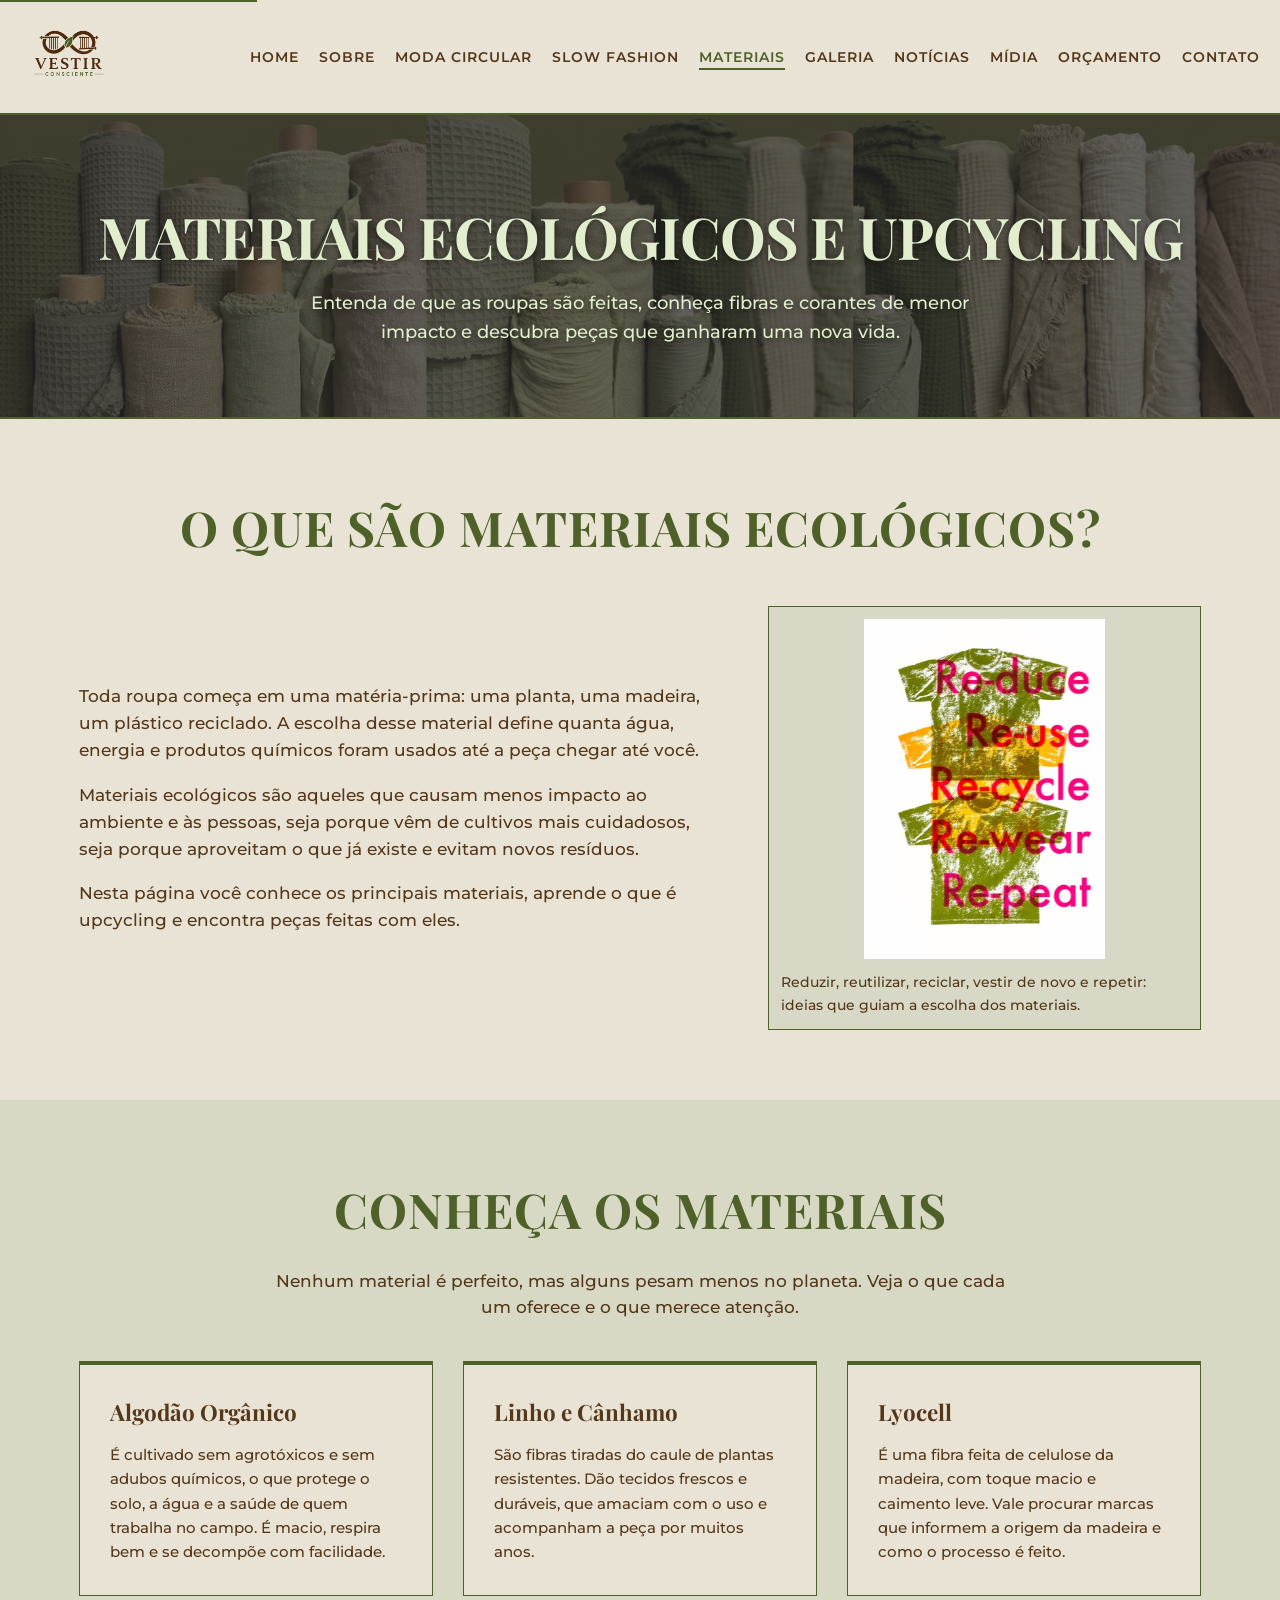
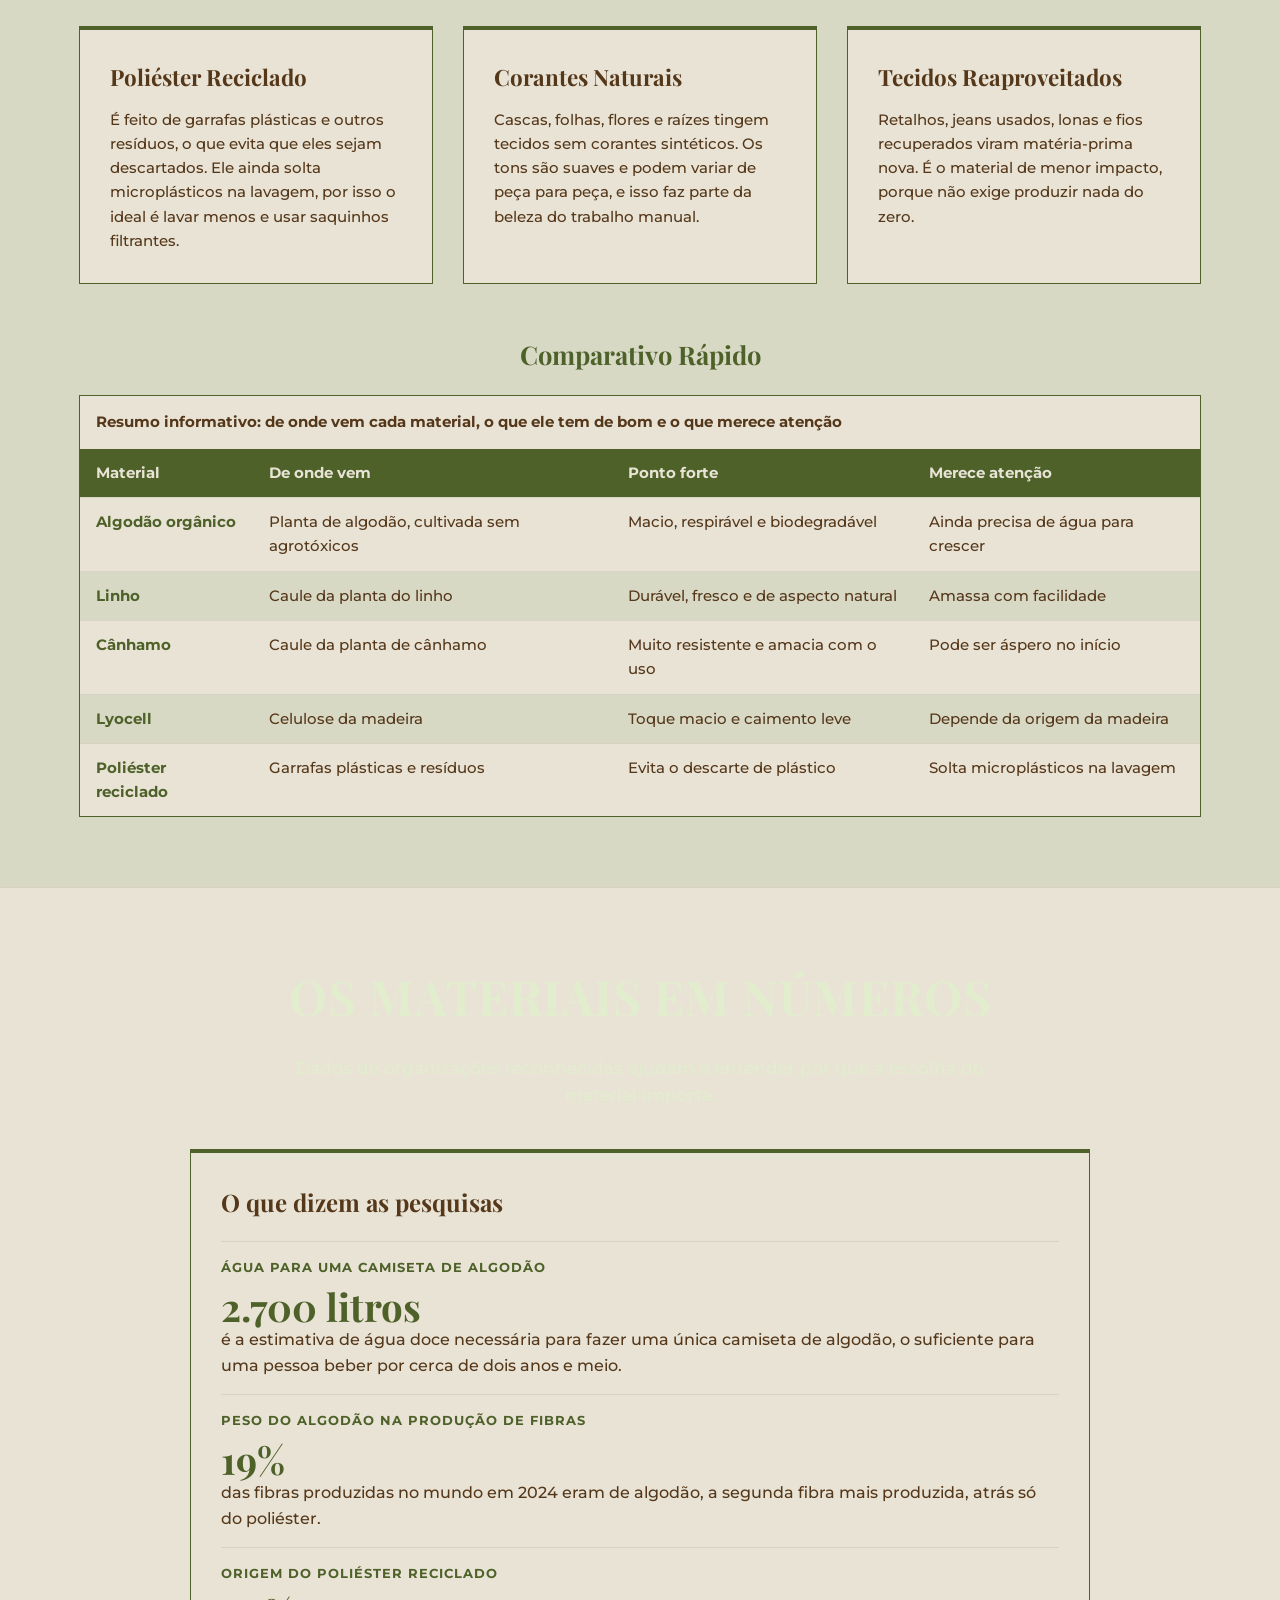
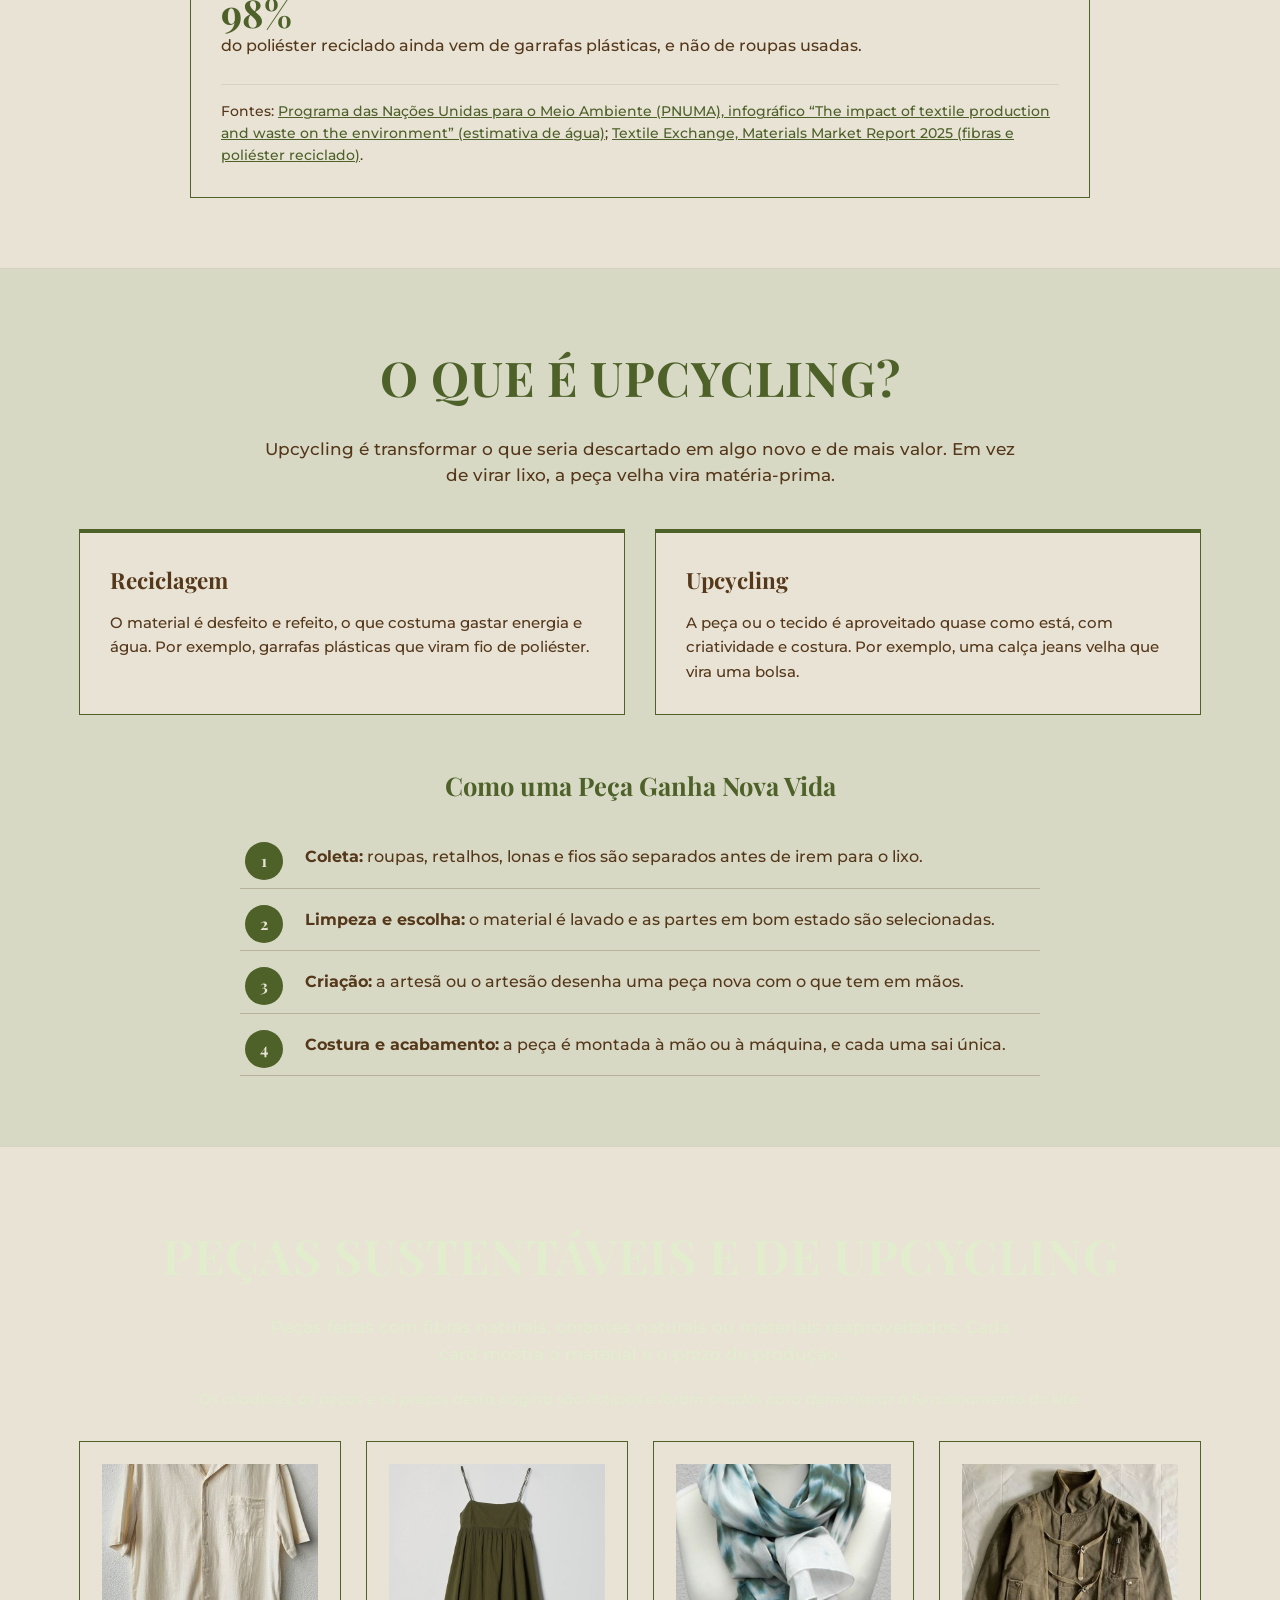
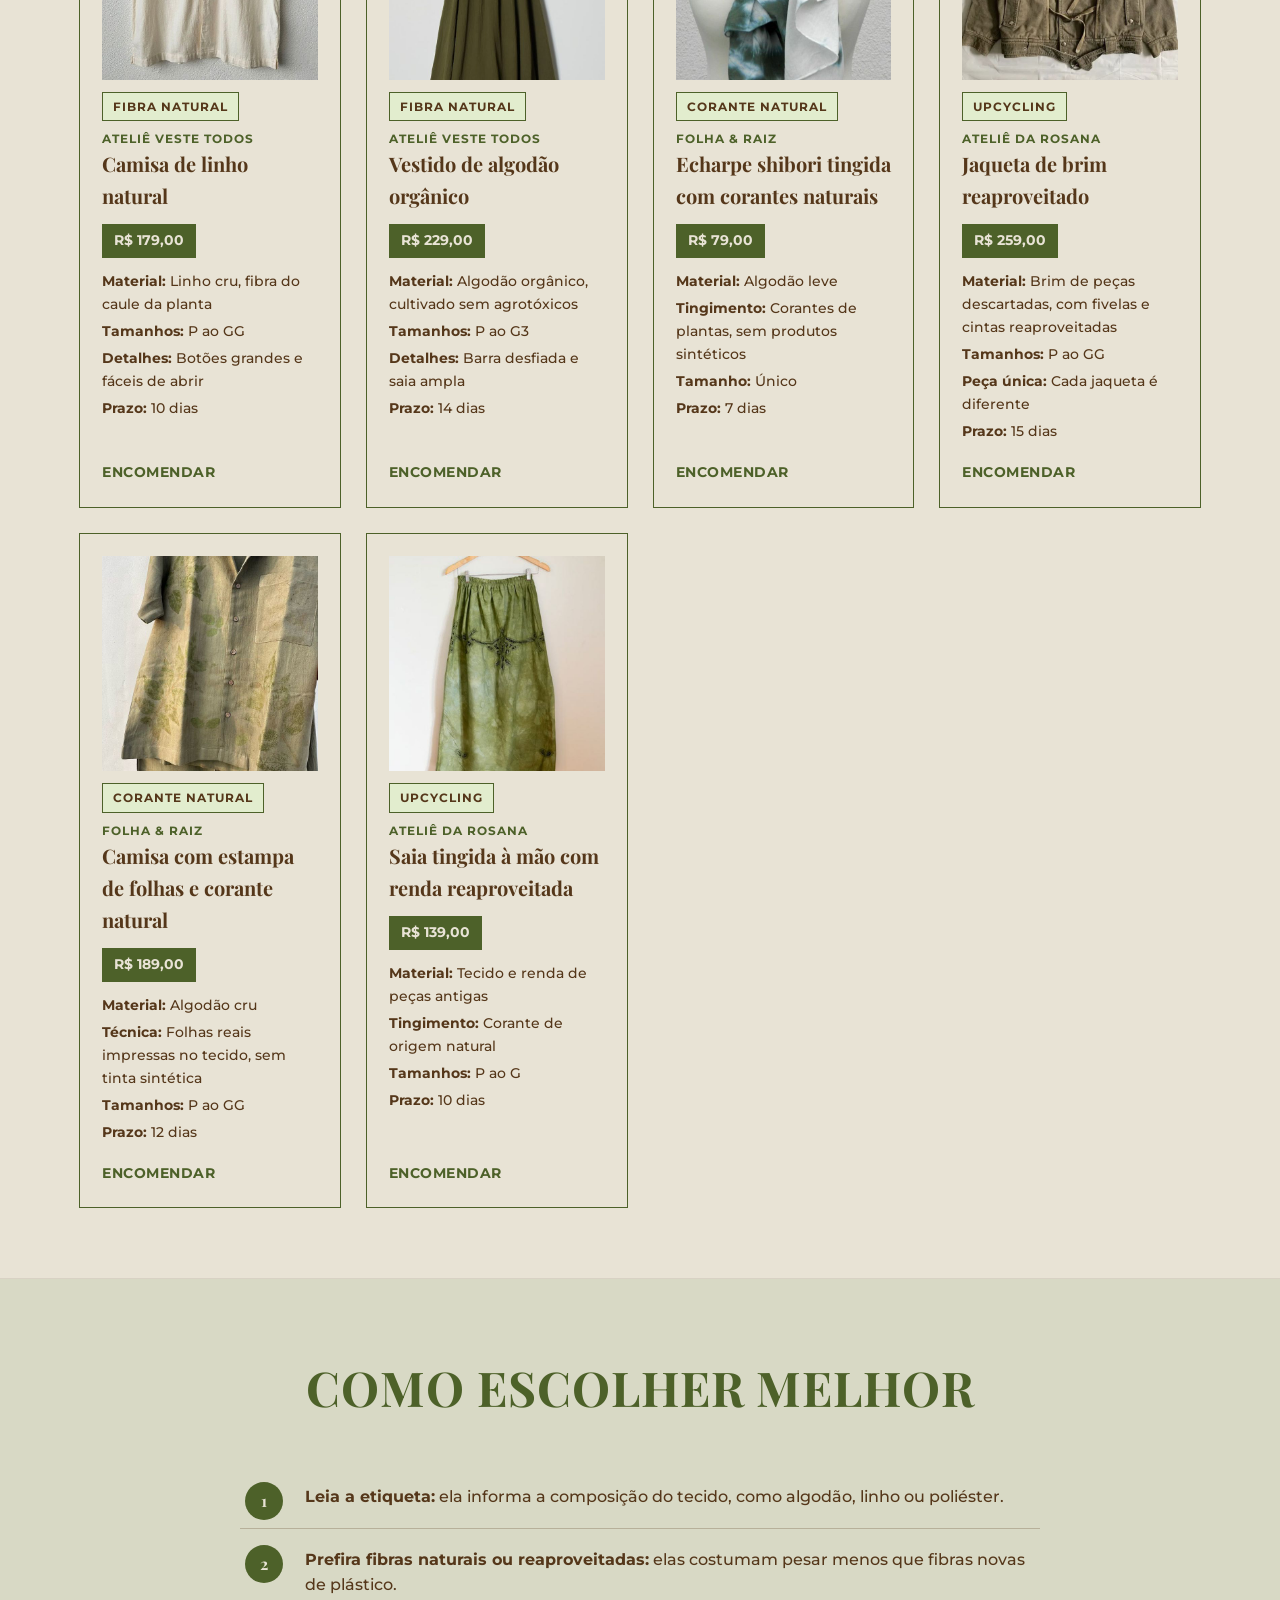
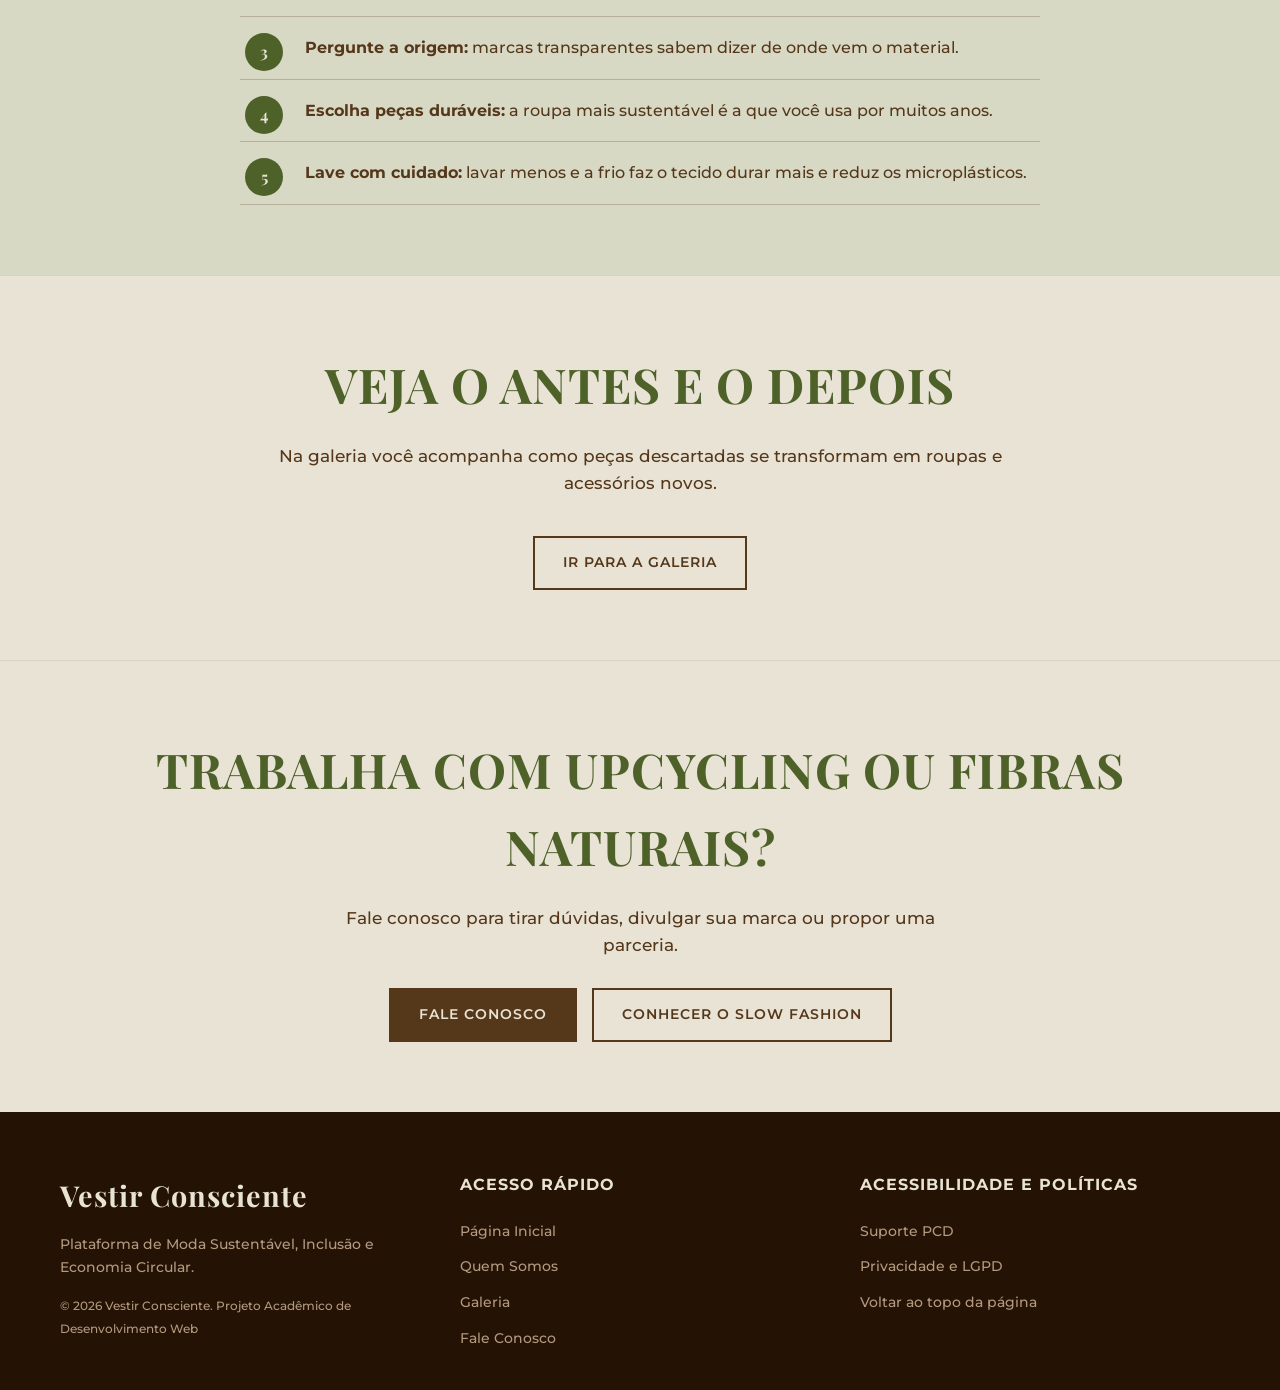
<file: materiais.html>
<!DOCTYPE html>
<html lang="pt-BR">
<head>
    <meta charset="UTF-8">
    <meta name="viewport" content="width=device-width, initial-scale=1.0">
    <link rel="icon" href="favicon.ico" sizes="48x48">
    <link rel="icon" type="image/png" sizes="32x32" href="images/favicon-32.png">
    <link rel="apple-touch-icon" href="images/apple-touch-icon.png">
    <title>Materiais Ecológicos e Upcycling - Fibras Naturais e Peças Reaproveitadas | Vestir Consciente</title>
    <meta name="description" content="Aprenda o que são materiais ecológicos e upcycling, conheça fibras naturais, corantes naturais e peças feitas com reaproveitamento, com dados de fontes oficiais.">
    <!--Fontes (Google Fonts)-->
    <link rel="preconnect" href="https://fonts.googleapis.com">
    <link rel="preconnect" href="https://fonts.gstatic.com" crossorigin>
    <link href="https://fonts.googleapis.com/css2?family=Montserrat:wght@500;600;700&amp;family=Playfair+Display:wght@400;700&amp;display=swap" rel="stylesheet">
    <!--CSS Externo-->
    <link rel="stylesheet" href="css/style.css">
</head>
<body id="top">
    <!--Link de atalho para leitores de tela e navegação por teclado-->
    <a href="#main-content" class="skip-link">Ir para o conteúdo principal</a>
    <!--Cabeçalho-->
    <header>
        <div class="header-container">
            <!--Logo-->
            <a href="index.html" class="logo-link" aria-label="Vestir Consciente | Página Inicial">
                <img width="360" height="240" src="images/logo-vestirconsciente.png" alt="Logo Vestir Consciente: Tear Afegão representando a moda circular com uma folha verde no centro" class="logo-img">
            </a>
            <!--Navegação Principal-->
            <nav aria-label="Navegação Principal" id="main-nav">
                <ul class="nav-list">
                    <li><a href="index.html">Home</a></li>
                    <li><a href="sobre.html">Sobre</a></li>
                    <li><a href="modacircular.html">Moda Circular</a></li>
                    <li><a href="slowfashion.html">Slow Fashion</a></li>
                    <li><a href="materiais.html" aria-current="page" class="active">Materiais</a></li>
                    <li><a href="galeria.html">Galeria</a></li>
                    <li><a href="noticias.html">Notícias</a></li>
                    <li><a href="midia.html">Mídia</a></li>
                    <li><a href="orcamento_hospedagem.html">Orçamento</a></li>
                    <li><a href="contato.html">Contato</a></li>
                </ul>
            </nav>
        </div>
    </header>
    <!--Conteúdo Principal-->
    <main id="main-content" tabindex="-1">
        <!--Campo de Abertura da Página-->
        <section class="page-hero page-hero--imagem page-hero--materiais" aria-labelledby="page-title">
            <div class="container">
                <h1 id="page-title">Materiais Ecológicos e Upcycling</h1>
                <p class="hero-text">
                    Entenda de que as roupas são feitas, conheça fibras e corantes de menor impacto e descubra peças que ganharam uma nova vida.
                </p>
            </div>
        </section>
        <!--Campo Explicativo (O que são materiais ecológicos)-->
        <section class="content-section" aria-labelledby="conceito-title">
            <div class="container">
                <h2 id="conceito-title">O Que São Materiais Ecológicos?</h2>
                <div class="split-layout">
                    <div class="text-block">
                        <p>Toda roupa começa em uma matéria-prima: uma planta, uma madeira, um plástico reciclado. A escolha desse material define quanta água, energia e produtos químicos foram usados até a peça chegar até você.</p>
                        <p>Materiais ecológicos são aqueles que causam menos impacto ao ambiente e às pessoas, seja porque vêm de cultivos mais cuidadosos, seja porque aproveitam o que já existe e evitam novos resíduos.</p>
                        <p>Nesta página você conhece os principais materiais, aprende o que é upcycling e encontra peças feitas com eles.</p>
                    </div>
                    <figure class="photo-figure photo-figure--inteira">
                        <img src="images/materiais-camisetas-re.jpg" width="735" height="1040" alt="Ilustração de três camisetas sobrepostas, em verde-oliva e amarelo, com as palavras Re-duce, Re-use, Re-cycle, Re-wear e Re-peat em rosa e vermelho">
                        <figcaption>Reduzir, reutilizar, reciclar, vestir de novo e repetir: ideias que guiam a escolha dos materiais.</figcaption>
                    </figure>
                </div>
            </div>
        </section>
        <!--Campo Explicativo (Os materiais)-->
        <section id="materiais" class="content-section content-section--alt" aria-labelledby="materiais-title">
            <div class="container">
                <h2 id="materiais-title">Conheça os Materiais</h2>
                <p class="section-intro">Nenhum material é perfeito, mas alguns pesam menos no planeta. Veja o que cada um oferece e o que merece atenção.</p>
                <div class="info-grid">
                    <article class="info-card">
                        <h3>Algodão Orgânico</h3>
                        <p>É cultivado sem agrotóxicos e sem adubos químicos, o que protege o solo, a água e a saúde de quem trabalha no campo. É macio, respira bem e se decompõe com facilidade.</p>
                    </article>
                    <article class="info-card">
                        <h3>Linho e Cânhamo</h3>
                        <p>São fibras tiradas do caule de plantas resistentes. Dão tecidos frescos e duráveis, que amaciam com o uso e acompanham a peça por muitos anos.</p>
                    </article>
                    <article class="info-card">
                        <h3>Lyocell</h3>
                        <p>É uma fibra feita de celulose da madeira, com toque macio e caimento leve. Vale procurar marcas que informem a origem da madeira e como o processo é feito.</p>
                    </article>
                    <article class="info-card">
                        <h3>Poliéster Reciclado</h3>
                        <p>É feito de garrafas plásticas e outros resíduos, o que evita que eles sejam descartados. Ele ainda solta microplásticos na lavagem, por isso o ideal é lavar menos e usar saquinhos filtrantes.</p>
                    </article>
                    <article class="info-card">
                        <h3>Corantes Naturais</h3>
                        <p>Cascas, folhas, flores e raízes tingem tecidos sem corantes sintéticos. Os tons são suaves e podem variar de peça para peça, e isso faz parte da beleza do trabalho manual.</p>
                    </article>
                    <article class="info-card">
                        <h3>Tecidos Reaproveitados</h3>
                        <p>Retalhos, jeans usados, lonas e fios recuperados viram matéria-prima nova. É o material de menor impacto, porque não exige produzir nada do zero.</p>
                    </article>
                </div>
                <h3 id="tabela-titulo" class="subtitulo-tabela">Comparativo Rápido</h3>
                <div class="tabela-rolavel" role="region" aria-labelledby="tabela-titulo" tabindex="0">
                    <table class="tabela-materiais">
                        <caption>Resumo informativo: de onde vem cada material, o que ele tem de bom e o que merece atenção</caption>
                        <thead>
                            <tr>
                                <th scope="col">Material</th>
                                <th scope="col">De onde vem</th>
                                <th scope="col">Ponto forte</th>
                                <th scope="col">Merece atenção</th>
                            </tr>
                        </thead>
                        <tbody>
                            <tr>
                                <th scope="row">Algodão orgânico</th>
                                <td>Planta de algodão, cultivada sem agrotóxicos</td>
                                <td>Macio, respirável e biodegradável</td>
                                <td>Ainda precisa de água para crescer</td>
                            </tr>
                            <tr>
                                <th scope="row">Linho</th>
                                <td>Caule da planta do linho</td>
                                <td>Durável, fresco e de aspecto natural</td>
                                <td>Amassa com facilidade</td>
                            </tr>
                            <tr>
                                <th scope="row">Cânhamo</th>
                                <td>Caule da planta de cânhamo</td>
                                <td>Muito resistente e amacia com o uso</td>
                                <td>Pode ser áspero no início</td>
                            </tr>
                            <tr>
                                <th scope="row">Lyocell</th>
                                <td>Celulose da madeira</td>
                                <td>Toque macio e caimento leve</td>
                                <td>Depende da origem da madeira</td>
                            </tr>
                            <tr>
                                <th scope="row">Poliéster reciclado</th>
                                <td>Garrafas plásticas e resíduos</td>
                                <td>Evita o descarte de plástico</td>
                                <td>Solta microplásticos na lavagem</td>
                            </tr>
                        </tbody>
                    </table>
                </div>
            </div>
        </section>
        <!--Campo de Dados com Fonte-->
        <section id="dados" class="content-section" aria-labelledby="dados-title">
            <div class="container">
                <h2 id="dados-title">Os Materiais em Números</h2>
                <p class="section-intro">Dados de organizações reconhecidas ajudam a entender por que a escolha do material importa.</p>
                <article class="dados-artigo">
                    <header>
                        <h3>O que dizem as pesquisas</h3>
                    </header>
                    <dl class="dados-lista">
                        <div class="dado">
                            <dt>Água para uma camiseta de algodão</dt>
                            <dd><span class="dado-numero">2.700 litros</span> é a estimativa de água doce necessária para fazer uma única camiseta de algodão, o suficiente para uma pessoa beber por cerca de dois anos e meio.</dd>
                        </div>
                        <div class="dado">
                            <dt>Peso do algodão na produção de fibras</dt>
                            <dd><span class="dado-numero">19%</span> das fibras produzidas no mundo em 2024 eram de algodão, a segunda fibra mais produzida, atrás só do poliéster.</dd>
                        </div>
                        <div class="dado">
                            <dt>Origem do poliéster reciclado</dt>
                            <dd><span class="dado-numero">98%</span> do poliéster reciclado ainda vem de garrafas plásticas, e não de roupas usadas.</dd>
                        </div>
                    </dl>
                    <footer>
                        <p class="fonte">Fontes: <a href="https://www.unccd.int/resources/unccd-library/impact-textile-production-and-waste-environment-infographic">Programa das Nações Unidas para o Meio Ambiente (PNUMA), infográfico &ldquo;The impact of textile production and waste on the environment&rdquo; (estimativa de água)</a>; <a href="https://www.textileexchange.org/resources/materials-market-report-2025/">Textile Exchange, Materials Market Report 2025 (fibras e poliéster reciclado)</a>.</p>
                    </footer>
                </article>
            </div>
        </section>
        <!--Campo Explicativo (Upcycling)-->
        <section id="upcycling" class="content-section content-section--alt" aria-labelledby="upcycling-title">
            <div class="container">
                <h2 id="upcycling-title">O Que é Upcycling?</h2>
                <p class="section-intro">Upcycling é transformar o que seria descartado em algo novo e de mais valor. Em vez de virar lixo, a peça velha vira matéria-prima.</p>
                <div class="info-grid">
                    <article class="info-card">
                        <h3>Reciclagem</h3>
                        <p>O material é desfeito e refeito, o que costuma gastar energia e água. Por exemplo, garrafas plásticas que viram fio de poliéster.</p>
                    </article>
                    <article class="info-card">
                        <h3>Upcycling</h3>
                        <p>A peça ou o tecido é aproveitado quase como está, com criatividade e costura. Por exemplo, uma calça jeans velha que vira uma bolsa.</p>
                    </article>
                </div>
                <h3 class="subtitulo-tabela">Como uma Peça Ganha Nova Vida</h3>
                <ol class="goals-list">
                    <li><strong>Coleta:</strong> roupas, retalhos, lonas e fios são separados antes de irem para o lixo.</li>
                    <li><strong>Limpeza e escolha:</strong> o material é lavado e as partes em bom estado são selecionadas.</li>
                    <li><strong>Criação:</strong> a artesã ou o artesão desenha uma peça nova com o que tem em mãos.</li>
                    <li><strong>Costura e acabamento:</strong> a peça é montada à mão ou à máquina, e cada uma sai única.</li>
                </ol>
            </div>
        </section>
        <!--Campo do Catálogo de Peças-->
        <section id="pecas" class="content-section" aria-labelledby="pecas-title">
            <div class="container">
                <h2 id="pecas-title">Peças Sustentáveis e de Upcycling</h2>
                <p class="section-intro">Peças feitas com fibras naturais, corantes naturais ou materiais reaproveitados. Cada card mostra o material e o prazo de produção.</p>
                <p class="note-ficticio">Os criadores, as peças e os preços desta página são fictícios e foram criados para demonstrar o funcionamento do site.</p>
                <div class="pecas-grid">
                    <article class="peca">
                        <img src="images/mat-camisa-linho.jpg" width="640" height="640" alt="Camisa de manga curta cor creme, de tecido com textura natural de linho, com colarinho aberto, bolso no peito e botões claros" class="peca-img" loading="lazy">
                        <header>
                            <p class="peca-tag">Fibra natural</p>
                            <p class="peca-categoria">Ateliê Veste Todos</p>
                            <h3>Camisa de linho natural</h3>
                        </header>
                        <p class="oferta oferta--venda">R$ 179,00</p>
                        <dl class="peca-detalhes">
                            <div><dt>Material:</dt> <dd>Linho cru, fibra do caule da planta</dd></div>
                            <div><dt>Tamanhos:</dt> <dd>P ao GG</dd></div>
                            <div><dt>Detalhes:</dt> <dd>Botões grandes e fáceis de abrir</dd></div>
                            <div><dt>Prazo:</dt> <dd>10 dias</dd></div>
                        </dl>
                        <footer>
                            <a href="contato.html" class="card-link" aria-label="Encomendar: Camisa de linho natural">Encomendar</a>
                        </footer>
                    </article>
                    <article class="peca">
                        <img src="images/mat-vestido-algodao.jpg" width="640" height="640" alt="Vestido midi verde-oliva de alças finas, com busto reto, saia ampla franzida e barra desfiada, em tecido de algodão texturizado" class="peca-img" loading="lazy">
                        <header>
                            <p class="peca-tag">Fibra natural</p>
                            <p class="peca-categoria">Ateliê Veste Todos</p>
                            <h3>Vestido de algodão orgânico</h3>
                        </header>
                        <p class="oferta oferta--venda">R$ 229,00</p>
                        <dl class="peca-detalhes">
                            <div><dt>Material:</dt> <dd>Algodão orgânico, cultivado sem agrotóxicos</dd></div>
                            <div><dt>Tamanhos:</dt> <dd>P ao G3</dd></div>
                            <div><dt>Detalhes:</dt> <dd>Barra desfiada e saia ampla</dd></div>
                            <div><dt>Prazo:</dt> <dd>14 dias</dd></div>
                        </dl>
                        <footer>
                            <a href="contato.html" class="card-link" aria-label="Encomendar: Vestido de algodão orgânico">Encomendar</a>
                        </footer>
                    </article>
                    <article class="peca">
                        <img src="images/mat-echarpe-shibori.jpg" width="640" height="640" alt="Echarpe leve com manchas em verde-acinzentado e azul-petróleo sobre fundo branco, no estilo tie-dye, enrolada em um manequim" class="peca-img" loading="lazy">
                        <header>
                            <p class="peca-tag">Corante natural</p>
                            <p class="peca-categoria">Folha &amp; Raiz</p>
                            <h3>Echarpe shibori tingida com corantes naturais</h3>
                        </header>
                        <p class="oferta oferta--venda">R$ 79,00</p>
                        <dl class="peca-detalhes">
                            <div><dt>Material:</dt> <dd>Algodão leve</dd></div>
                            <div><dt>Tingimento:</dt> <dd>Corantes de plantas, sem produtos sintéticos</dd></div>
                            <div><dt>Tamanho:</dt> <dd>Único</dd></div>
                            <div><dt>Prazo:</dt> <dd>7 dias</dd></div>
                        </dl>
                        <footer>
                            <a href="contato.html" class="card-link" aria-label="Encomendar: Echarpe shibori tingida com corantes naturais">Encomendar</a>
                        </footer>
                    </article>
                    <article class="peca">
                        <img src="images/mat-jaqueta-brim.jpg" width="640" height="640" alt="Jaqueta ampla cor verde-oliva em tecido de brim, com gola alta, tiras com fivelas na frente, bolsos com botões e zíper no peito, aberta sobre um lençol branco" class="peca-img" loading="lazy">
                        <header>
                            <p class="peca-tag">Upcycling</p>
                            <p class="peca-categoria">Ateliê da Rosana</p>
                            <h3>Jaqueta de brim reaproveitado</h3>
                        </header>
                        <p class="oferta oferta--venda">R$ 259,00</p>
                        <dl class="peca-detalhes">
                            <div><dt>Material:</dt> <dd>Brim de peças descartadas, com fivelas e cintas reaproveitadas</dd></div>
                            <div><dt>Tamanhos:</dt> <dd>P ao GG</dd></div>
                            <div><dt>Peça única:</dt> <dd>Cada jaqueta é diferente</dd></div>
                            <div><dt>Prazo:</dt> <dd>15 dias</dd></div>
                        </dl>
                        <footer>
                            <a href="contato.html" class="card-link" aria-label="Encomendar: Jaqueta de brim reaproveitado">Encomendar</a>
                        </footer>
                    </article>
                    <article class="peca">
                        <img src="images/mat-camisa-ecoprint.jpg" width="640" height="640" alt="Camisa de manga curta em tom verde-acinzentado, com folhas verdes estampadas diretamente no tecido, botões de madeira e bolso no peito" class="peca-img" loading="lazy">
                        <header>
                            <p class="peca-tag">Corante natural</p>
                            <p class="peca-categoria">Folha &amp; Raiz</p>
                            <h3>Camisa com estampa de folhas e corante natural</h3>
                        </header>
                        <p class="oferta oferta--venda">R$ 189,00</p>
                        <dl class="peca-detalhes">
                            <div><dt>Material:</dt> <dd>Algodão cru</dd></div>
                            <div><dt>Técnica:</dt> <dd>Folhas reais impressas no tecido, sem tinta sintética</dd></div>
                            <div><dt>Tamanhos:</dt> <dd>P ao GG</dd></div>
                            <div><dt>Prazo:</dt> <dd>12 dias</dd></div>
                        </dl>
                        <footer>
                            <a href="contato.html" class="card-link" aria-label="Encomendar: Camisa com estampa de folhas e corante natural">Encomendar</a>
                        </footer>
                    </article>
                    <article class="peca">
                        <img src="images/mat-saia-renda.jpg" width="640" height="640" alt="Saia longa verde com efeito manchado, cintura com elástico franzido e aplicação de renda vazada na altura do quadril, pendurada em um cabide de madeira" class="peca-img" loading="lazy">
                        <header>
                            <p class="peca-tag">Upcycling</p>
                            <p class="peca-categoria">Ateliê da Rosana</p>
                            <h3>Saia tingida à mão com renda reaproveitada</h3>
                        </header>
                        <p class="oferta oferta--venda">R$ 139,00</p>
                        <dl class="peca-detalhes">
                            <div><dt>Material:</dt> <dd>Tecido e renda de peças antigas</dd></div>
                            <div><dt>Tingimento:</dt> <dd>Corante de origem natural</dd></div>
                            <div><dt>Tamanhos:</dt> <dd>P ao G</dd></div>
                            <div><dt>Prazo:</dt> <dd>10 dias</dd></div>
                        </dl>
                        <footer>
                            <a href="contato.html" class="card-link" aria-label="Encomendar: Saia tingida à mão com renda reaproveitada">Encomendar</a>
                        </footer>
                    </article>
                </div>
            </div>
        </section>
        <!--Campo de Dicas-->
        <section class="content-section content-section--alt" aria-labelledby="dicas-title">
            <div class="container">
                <h2 id="dicas-title">Como Escolher Melhor</h2>
                <ol class="goals-list">
                    <li><strong>Leia a etiqueta:</strong> ela informa a composição do tecido, como algodão, linho ou poliéster.</li>
                    <li><strong>Prefira fibras naturais ou reaproveitadas:</strong> elas costumam pesar menos que fibras novas de plástico.</li>
                    <li><strong>Pergunte a origem:</strong> marcas transparentes sabem dizer de onde vem o material.</li>
                    <li><strong>Escolha peças duráveis:</strong> a roupa mais sustentável é a que você usa por muitos anos.</li>
                    <li><strong>Lave com cuidado:</strong> lavar menos e a frio faz o tecido durar mais e reduz os microplásticos.</li>
                </ol>
            </div>
        </section>
        <!--Campo de Ligação com a Galeria-->
        <section class="content-section text-center" aria-labelledby="galeria-title">
            <div class="container">
                <h2 id="galeria-title">Veja o Antes e o Depois</h2>
                <p class="section-intro">Na galeria você acompanha como peças descartadas se transformam em roupas e acessórios novos.</p>
                <p><a href="galeria.html" class="btn btn-secondary">Ir para a Galeria</a></p>
            </div>
        </section>
        <!--Campo de Chamada para Ação-->
        <section class="cta-section" aria-labelledby="cta-title">
            <div class="container">
                <h2 id="cta-title">Trabalha com Upcycling ou Fibras Naturais?</h2>
                <p>Fale conosco para tirar dúvidas, divulgar sua marca ou propor uma parceria.</p>
                <div class="hero-buttons">
                    <a href="contato.html" class="btn btn-primary">Fale Conosco</a>
                    <a href="slowfashion.html" class="btn btn-secondary">Conhecer o Slow Fashion</a>
                </div>
            </div>
        </section>
    </main>
    <!--Rodapé-->
    <footer>
        <div class="footer-container">
            <div class="footer-col">
                <h2 class="footer-brand">Vestir Consciente</h2>
                <p>Plataforma de Moda Sustentável, Inclusão e Economia Circular.</p>
                <p><small>&copy; 2026 Vestir Consciente. Projeto Acadêmico de Desenvolvimento Web</small></p>
            </div>
            <div class="footer-col">
                <h3>Acesso Rápido</h3>
                <ul>
                    <li><a href="index.html">Página Inicial</a></li>
                    <li><a href="sobre.html">Quem Somos</a></li>
                    <li><a href="galeria.html">Galeria</a></li>
                    <li><a href="contato.html">Fale Conosco</a></li>
                </ul>
            </div>
            <div class="footer-col">
                <h3>Acessibilidade e Políticas</h3>
                <ul>
                    <li><a href="contato.html#acessibilidade">Suporte PCD</a></li>
                    <li><a href="contato.html#privacidade">Privacidade e LGPD</a></li>
                    <li><a href="#top">Voltar ao topo da página</a></li>
                </ul>
            </div>
        </div>
    </footer>
</body>
</html>
</file>
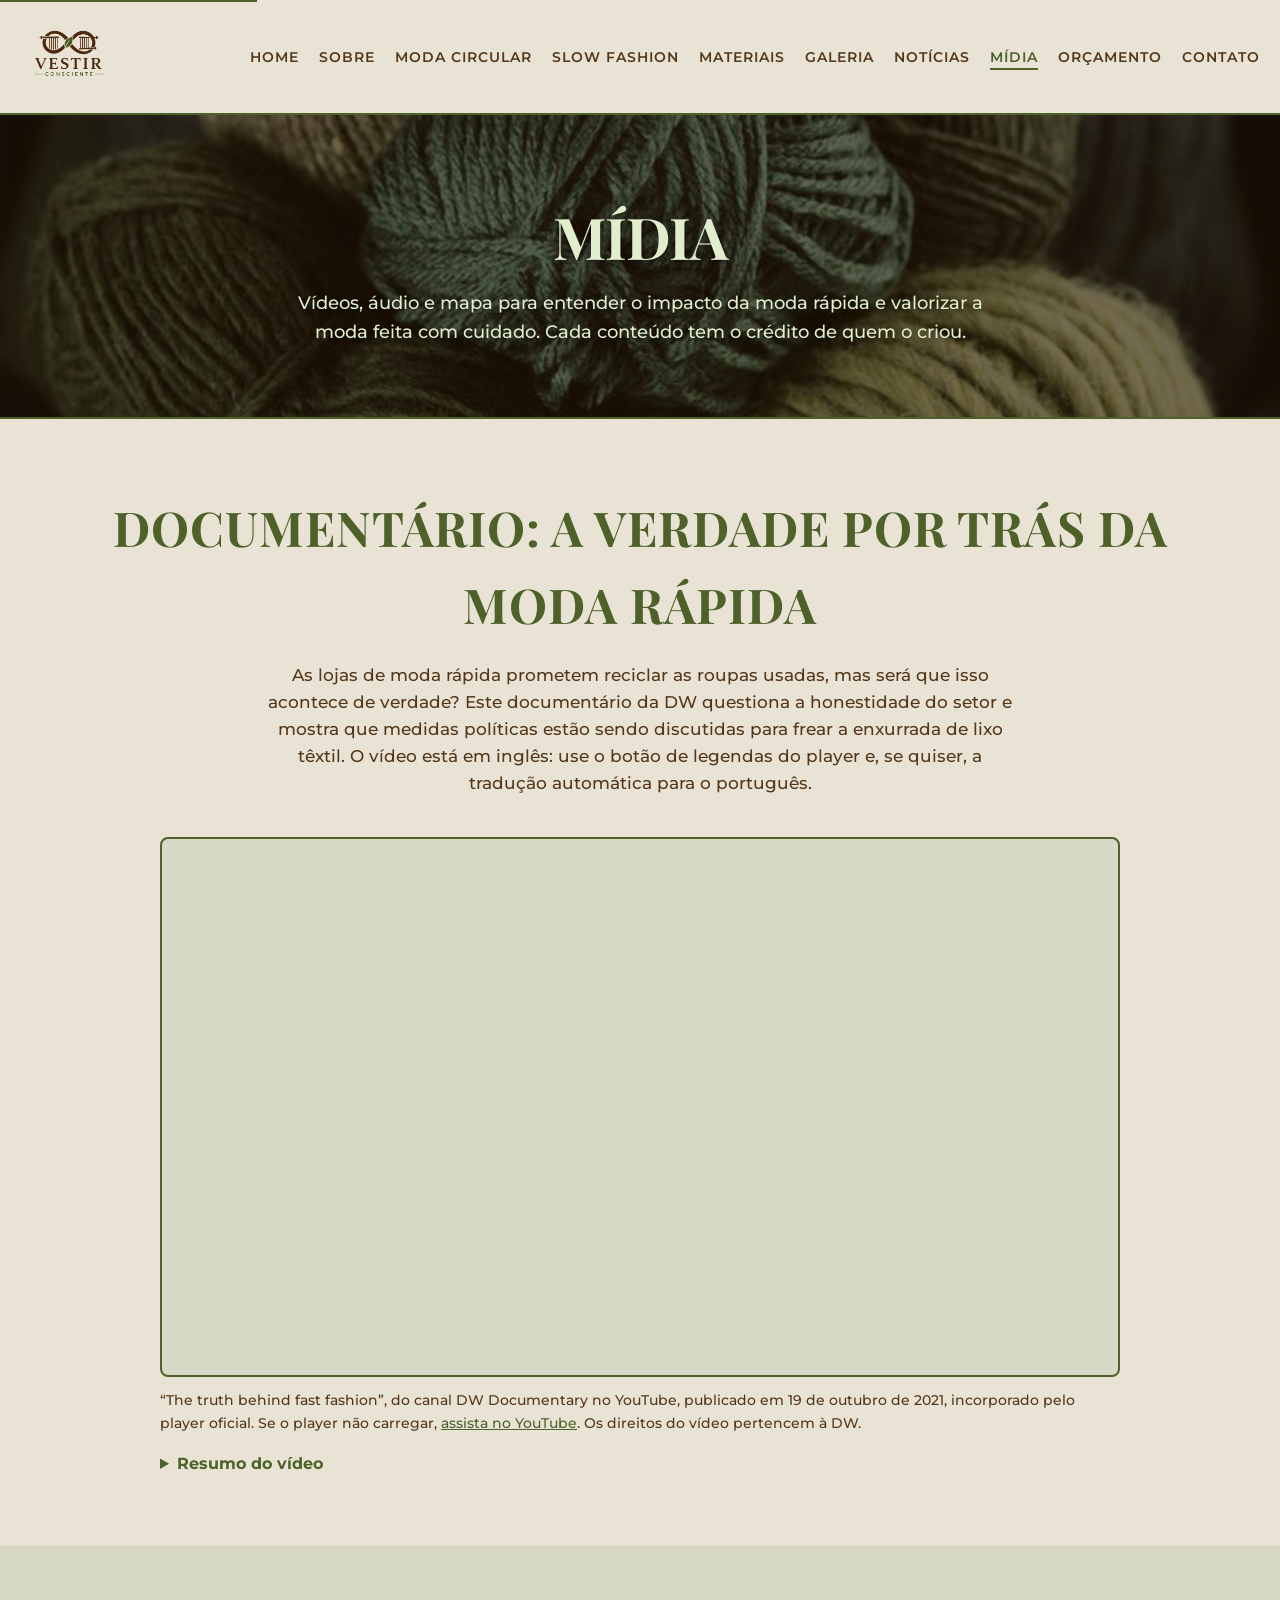
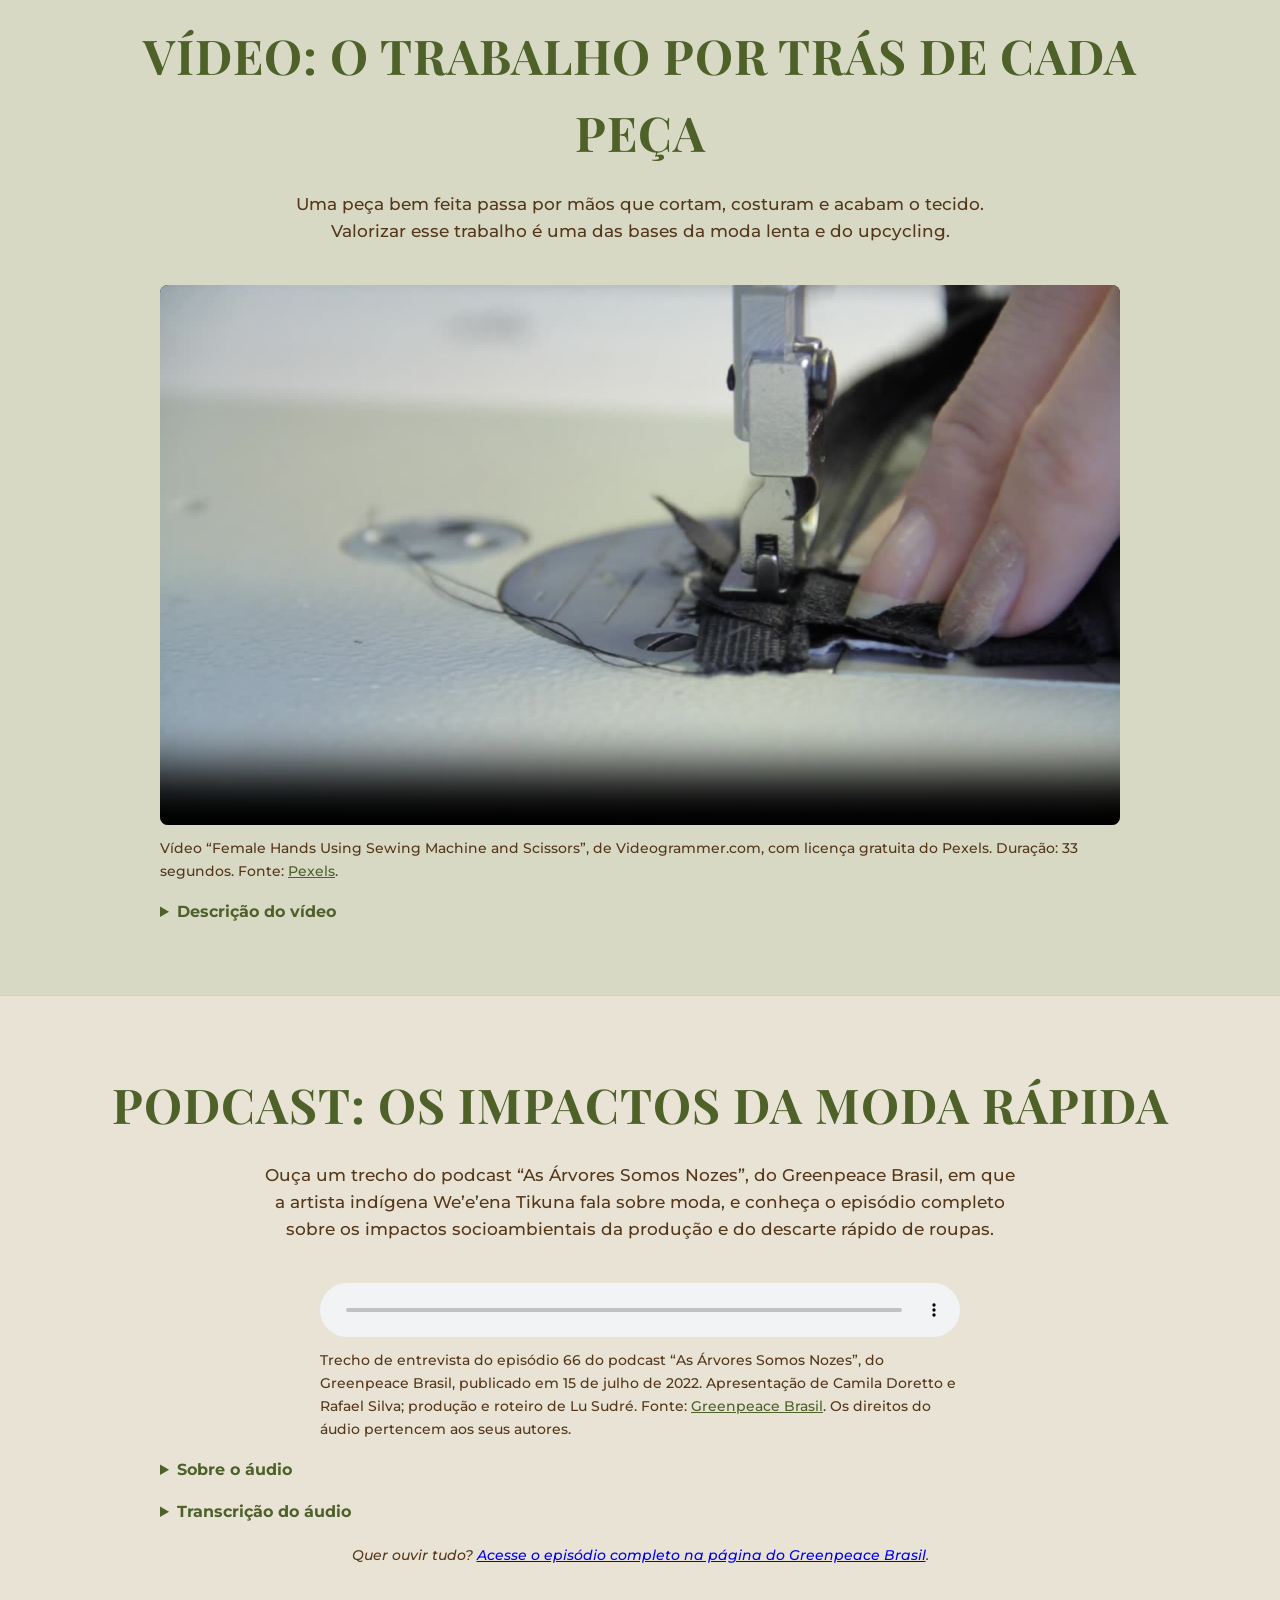
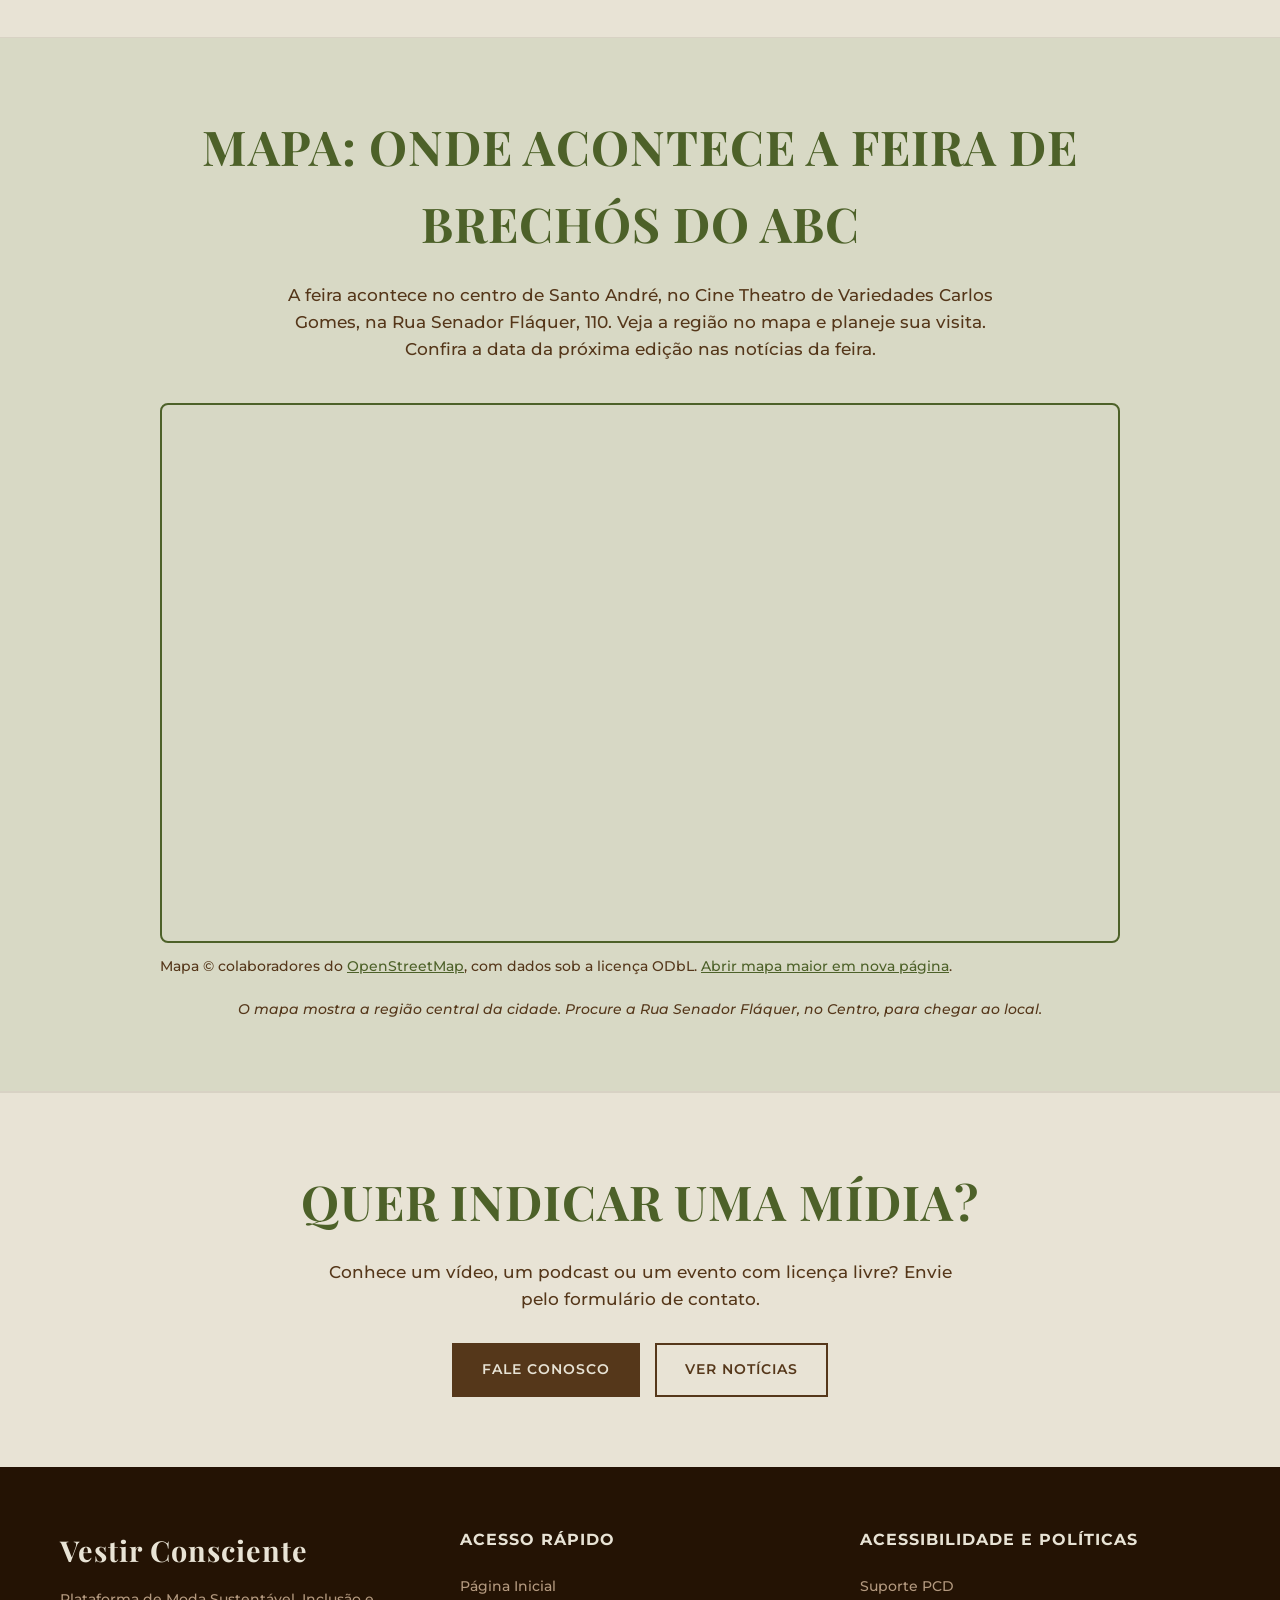
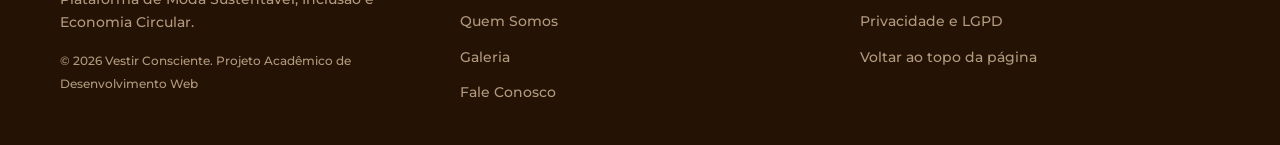
<file: midia.html>
<!DOCTYPE html>
<html lang="pt-BR">
<head>
    <meta charset="UTF-8">
    <meta name="viewport" content="width=device-width, initial-scale=1.0">
    <link rel="icon" href="favicon.ico" sizes="48x48">
    <link rel="icon" type="image/png" sizes="32x32" href="images/favicon-32.png">
    <link rel="apple-touch-icon" href="images/apple-touch-icon.png">
    <title>Mídia: Vídeos, Áudio e Mapa sobre Moda Sustentável | Vestir Consciente</title>
    <meta name="description" content="Assista a vídeos sobre a moda rápida e o trabalho de costura, ouça um podcast sobre os impactos socioambientais da moda e veja no mapa onde acontece a Feira de Brechós do ABC, em Santo André.">
    <!--Fontes (Google Fonts)-->
    <link rel="preconnect" href="https://fonts.googleapis.com">
    <link rel="preconnect" href="https://fonts.gstatic.com" crossorigin>
    <link href="https://fonts.googleapis.com/css2?family=Montserrat:wght@500;600;700&amp;family=Playfair+Display:wght@400;700&amp;display=swap" rel="stylesheet">
    <!--CSS Externo-->
    <link rel="stylesheet" href="css/style.css">
</head>
<body id="top">
    <!--Link de atalho para leitores de tela e navegação por teclado-->
    <a href="#main-content" class="skip-link">Ir para o conteúdo principal</a>
    <!--Cabeçalho-->
    <header>
        <div class="header-container">
            <!--Logo-->
            <a href="index.html" class="logo-link" aria-label="Vestir Consciente | Página Inicial">
                <img width="360" height="240" src="images/logo-vestirconsciente.png" alt="Logo Vestir Consciente: Tear Afegão representando a moda circular com uma folha verde no centro" class="logo-img">
            </a>
            <!--Navegação Principal-->
            <nav aria-label="Navegação Principal" id="main-nav">
                <ul class="nav-list">
                    <li><a href="index.html">Home</a></li>
                    <li><a href="sobre.html">Sobre</a></li>
                    <li><a href="modacircular.html">Moda Circular</a></li>
                    <li><a href="slowfashion.html">Slow Fashion</a></li>
                    <li><a href="materiais.html">Materiais</a></li>
                    <li><a href="galeria.html">Galeria</a></li>
                    <li><a href="noticias.html">Notícias</a></li>
                    <li><a href="midia.html" aria-current="page" class="active">Mídia</a></li>
                    <li><a href="orcamento_hospedagem.html">Orçamento</a></li>
                    <li><a href="contato.html">Contato</a></li>
                </ul>
            </nav>
        </div>
    </header>
    <!--Conteúdo Principal-->
    <main id="main-content" tabindex="-1">
        <!--Campo de Abertura da Página-->
        <section class="page-hero page-hero--imagem page-hero--midia" aria-labelledby="page-title">
            <div class="container">
                <h1 id="page-title">Mídia</h1>
                <p class="hero-text">
                    Vídeos, áudio e mapa para entender o impacto da moda rápida e valorizar a moda feita com cuidado. Cada conteúdo tem o crédito de quem o criou.
                </p>
            </div>
        </section>
        <!--Campo do Vídeo Educativo (iframe)-->
        <section id="video" class="content-section" aria-labelledby="video-title">
            <div class="container">
                <h2 id="video-title">Documentário: A Verdade por Trás da Moda Rápida</h2>
                <p class="section-intro">As lojas de moda rápida prometem reciclar as roupas usadas, mas será que isso acontece de verdade? Este documentário da DW questiona a honestidade do setor e mostra que medidas políticas estão sendo discutidas para frear a enxurrada de lixo têxtil. O vídeo está em inglês: use o botão de legendas do player e, se quiser, a tradução automática para o português.</p>
                <figure class="midia-figura">
                    <div class="mapa-moldura">
                        <iframe title="Documentário da DW sobre a moda rápida e a reciclagem de roupas usadas (em inglês)" src="https://www.youtube-nocookie.com/embed/23vUvQN-R1Y" allow="accelerometer; encrypted-media; gyroscope; picture-in-picture" allowfullscreen referrerpolicy="strict-origin-when-cross-origin" loading="lazy"></iframe>
                    </div>
                    <figcaption>
                        &ldquo;The truth behind fast fashion&rdquo;, do canal DW Documentary no YouTube, publicado em 19 de outubro de 2021, incorporado pelo player oficial. Se o player não carregar, <a href="https://www.youtube.com/watch?v=23vUvQN-R1Y">assista no YouTube</a>. Os direitos do vídeo pertencem à DW.
                    </figcaption>
                </figure>
                <details class="descricao">
                    <summary>Resumo do vídeo<span class="so-leitor"> (descrição em texto)</span></summary>
                    <p>O documentário mostra que o Greenpeace cobra o fim do vício em moda rápida, que as grandes varejistas prometem tratar as roupas usadas de forma sustentável e divulgam seus sistemas de reciclagem, e que existem discussões sobre medidas políticas para lidar com o excesso de resíduos têxteis.</p>
                </details>
            </div>
        </section>
        <!--Campo do Vídeo de Costura (video)-->
        <section id="costura" class="content-section content-section--alt" aria-labelledby="costura-title">
            <div class="container">
                <h2 id="costura-title">Vídeo: O Trabalho por Trás de Cada Peça</h2>
                <p class="section-intro">Uma peça bem feita passa por mãos que cortam, costuram e acabam o tecido. Valorizar esse trabalho é uma das bases da moda lenta e do upcycling.</p>
                <figure class="midia-figura">
                    <video controls preload="metadata" poster="images/poster-costura.jpg" width="1280" height="720">
                        <source src="media/costura.mp4" type="video/mp4">
                        <track kind="captions" src="media/costura.pt-BR.vtt" srclang="pt-BR" label="Português (Brasil)">
                        <p>Seu navegador não consegue reproduzir este vídeo. Você pode <a href="media/costura.mp4">baixar o arquivo do vídeo</a>.</p>
                    </video>
                    <figcaption>
                        Vídeo &ldquo;Female Hands Using Sewing Machine and Scissors&rdquo;, de Videogrammer.com, com licença gratuita do Pexels. Duração: 33 segundos. Fonte: <a href="https://www.pexels.com/video/female-hands-using-sewing-machine-and-scissors-5815249/">Pexels</a>.
                    </figcaption>
                </figure>
                <details class="descricao">
                    <summary>Descrição do vídeo<span class="so-leitor"> (texto alternativo para quem não pode ver as imagens)</span></summary>
                    <p>O vídeo não tem narração. Ele mostra, em close, as mãos de uma costureira usando uma máquina de costura e uma tesoura para trabalhar o tecido.</p>
                </details>
            </div>
        </section>
        <!--Campo do Áudio (podcast)-->
        <section id="audio" class="content-section" aria-labelledby="audio-title">
            <div class="container">
                <h2 id="audio-title">Podcast: Os Impactos da Moda Rápida</h2>
                <p class="section-intro">Ouça um trecho do podcast &ldquo;As Árvores Somos Nozes&rdquo;, do Greenpeace Brasil, em que a artista indígena We&rsquo;e&rsquo;ena Tikuna fala sobre moda, e conheça o episódio completo sobre os impactos socioambientais da produção e do descarte rápido de roupas.</p>
                <figure class="midia-figura midia-figura--audio">
                    <audio controls preload="none">
                        <source src="media/podcast-weena-tikuna.mp3" type="audio/mpeg">
                        <p>Seu navegador não consegue reproduzir este áudio. Você pode <a href="media/podcast-weena-tikuna.mp3">abrir o arquivo de áudio</a>.</p>
                    </audio>
                    <figcaption>
                        Trecho de entrevista do episódio 66 do podcast &ldquo;As Árvores Somos Nozes&rdquo;, do Greenpeace Brasil, publicado em 15 de julho de 2022. Apresentação de Camila Doretto e Rafael Silva; produção e roteiro de Lu Sudré. Fonte: <a href="https://www.greenpeace.org/brasil/podcast/as-arvores-somos-nozes-66-fast-fashion-e-os-impactos-socioambientais/">Greenpeace Brasil</a>. Os direitos do áudio pertencem aos seus autores.
                    </figcaption>
                </figure>
                <details class="descricao">
                    <summary>Sobre o áudio<span class="so-leitor"> (descrição em texto)</span></summary>
                    <p>O áudio é um trecho curto de entrevista, em português, com a artista indígena do Amazonas We&rsquo;e&rsquo;ena Tikuna, criadora de uma marca de arte indígena. O episódio completo convida a refletir sobre as roupas que usamos e sobre os impactos socioambientais da produção rápida, em massa e descartável de roupas, e traz como convidada também Fernanda Simon, diretora do Instituto Fashion Revolution Brasil.</p>
                </details>
                <details class="descricao">
                    <summary>Transcrição do áudio<span class="so-leitor"> (texto completo do trecho)</span></summary>
                    <p>Descolonizar é mostrar para a sociedade que nós, os povos indígenas, temos a nossa própria moda. Por exemplo, o meu povo Tikuna, nós usamos os nossos tecidos de Tururi, que é uma fibra natural que vem da Terra, entre a casca de uma árvore muito especial, onde eu também já fiz o meu desfile no Brasil com a Fashion Week, no ano de 2020.</p>
                    <p>Para as pessoas conhecerem a nossa moda, porque a sociedade está muito acostumada com aquela moda colonial, ocidental, que vem de longe e desvaloriza a sua própria moda ancestral que é do povo indígena, né? Então nós já tínhamos a nossa própria moda, né? A nossa vestimenta, as nossas roupas... Então é isso que a gente defende quando a gente fala “descolonizar a moda”, né? Queremos que a sociedade olhe para os nossas pinturas, para nossas vestimentas como algo natural, não feita dos conceitos coloniais; é isso que eu sempre mostro na minha peça.</p>
                    <p>Nós também temos a nossa voz, a nossa história, nossa força de resistência... E é isso que a gente defende, né? quando a gente fala de descolonizar a moda...queremos que a nossa moda esteja presente como ela é, com as nossas pinturas, com nossos trajes, com nossos grafismos. </p>
                    <p>We'e'ena Tikun na arte indígena nasce do não-conhecimento da verdadeira história dos povos indígenas; por muito tempo nós, os indígenas, fomos tutelados por terceiros e nunca o indígena sendo o seu próprio protagonista.</p> 
                    <p>Quando eu descrevo que a minha grife é a primeira grife projetada literalmente para uma indígena, isso dá muita força de realmente descolonizar a visão das pessoas que olham a nossa cultura como algo pejorativo, algo que os indígenas devem ficar somente nas aldeias; e também romper todas as barreiras do nó da nossa história, dos povos indígenas, para que as pessoas possam respeitar nossa história, todo o processo que nós sofremos de violação de nossos direitos, criadas com o olhar diferenciado.</p>
                    <p>Aldear a moda não é somente como estilista indígena ou como uma marca indígena, aldear a moda é mostrar para os estilistas, para as revistas, para as mídias e para as pessoas que realmente fazem a moda acontecer, né? Como os diretores... Toda a sociedade olhar que a nossa moda é um ato, né? De luta e de resistência, e a gente precisa ocupar esse espaço e mostrar que nós indígenas não somos coisa do passado, nós estamos atuais e a gente tá aí para romper todo esse elo negativo que nos foi colocado; por isso precisamos realmente aldear a nossa moda, como ato de resistência, nos dias de hoje mostrar que nós indígenas também temos a nossa moda e a nossa moda é essa.</p>
                    <p>Olhar para igualdade, olhar para as nossas crianças, que agora elas têm uma representatividade na mídia; e eu luto por isso, para que a minha geração indígena tenha realmente orgulho. Nós somos capazes, sim, de sermos estilistas, de sermos cantoras, de sermos médicos, de sermos deputados. Nós temos capacidade. Então é isso que eu quero deixar para a sociedade, é dessa forma que nós precisamos descolonizar a nossa moda, mostrando a nossa existência. Essa é a estratégia para a gente ocupar todos os espaços, descolonizando a nossa moda. Por isso é muito importante mostrar a nossa realidade, mostrar que nós indígenas existimos e cada arte que nós fazemos, é uma forma de resistência para nós. We'e'ena Tikun trabalha com consumo consciente mesmo, a gente não trabalha com quantidade, a gente trabalha com as pessoas que realmente querem mesmo levar  nossa história de resistência e de luta por dentro das suas casas. E quando nós falamos de meio ambiente, é falar da nossa existência; desde pequenos nós aprendemos a respeitar a natureza, respeitar os rios, respeitar a floresta e respeitar o chão que nós pisamos, a nossa roupa na aldeia só tiramos a casca da árvore, que é o Tururi, quando realmente estamos precisando de um tecido para fazer nossas tangas, nossos sutiãs ou fazer o nosso chão, que é o nosso cobertor, que é de Tururi; a gente usa para tudo, né? desde nosso cobertor, usávamos antigamente como nosso absorvente... e isso é tirado quando a gente está precisando. </p>
                    <p>Eu vejo que na cidade as pessoas gostam de acumular roupas, elas gostam de ter centenas de roupas e às vezes nem sabem que tem roupas ali, ainda querem mais e mais e mais e mais e mais, e às vezes ela olha para aquela quantidade de roupa e ela não está sabendo que ali ela está acumulando lixo, ali ela está sendo não-ambientalista, ali ela está sendo consumista. Ali ela não está pensando na natureza, ela está pensando em si própria. E quando nós falamos do meio ambiente, o que a minha roupa vai fazer para o próximo? então, essa mentalidade, nós indígenas desde cedo temos, respeitar o nosso meio ambiente, respeitar o lugar que a gente vive.</p>
                </details>
                <p class="midia-nota">Quer ouvir tudo? <a href="https://www.greenpeace.org/brasil/podcast/as-arvores-somos-nozes-66-fast-fashion-e-os-impactos-socioambientais/">Acesse o episódio completo na página do Greenpeace Brasil</a>.</p>
            </div>
        </section>
        <!--Campo do Mapa (iframe)-->
        <section id="mapa" class="content-section content-section--alt" aria-labelledby="mapa-title">
            <div class="container">
                <h2 id="mapa-title">Mapa: Onde Acontece a Feira de Brechós do ABC</h2>
                <p class="section-intro">A feira acontece no centro de Santo André, no Cine Theatro de Variedades Carlos Gomes, na Rua Senador Fláquer, 110. Veja a região no mapa e planeje sua visita. Confira a data da próxima edição nas notícias da feira.</p>
                <figure class="midia-figura">
                    <div class="mapa-moldura">
                        <iframe title="Mapa da região central de Santo André, onde acontece a Feira de Brechós do ABC" src="https://www.openstreetmap.org/export/embed.html?bbox=-46.5450%2C-23.6680%2C-46.5120%2C-23.6430&amp;layer=mapnik" loading="lazy"></iframe>
                    </div>
                    <figcaption>
                        Mapa &copy; colaboradores do <a href="https://www.openstreetmap.org/copyright">OpenStreetMap</a>, com dados sob a licença ODbL. <a href="https://www.openstreetmap.org/#map=14/-23.6555/-46.5285">Abrir mapa maior em nova página</a>.
                    </figcaption>
                </figure>
                <p class="midia-nota">O mapa mostra a região central da cidade. Procure a Rua Senador Fláquer, no Centro, para chegar ao local.</p>
            </div>
        </section>
        <!--Campo de Chamada para Ação-->
        <section class="cta-section" aria-labelledby="cta-title">
            <div class="container">
                <h2 id="cta-title">Quer Indicar uma Mídia?</h2>
                <p>Conhece um vídeo, um podcast ou um evento com licença livre? Envie pelo formulário de contato.</p>
                <div class="hero-buttons">
                    <a href="contato.html" class="btn btn-primary">Fale Conosco</a>
                    <a href="noticias.html" class="btn btn-secondary">Ver Notícias</a>
                </div>
            </div>
        </section>
    </main>
    <!--Rodapé-->
    <footer>
        <div class="footer-container">
            <div class="footer-col">
                <h2 class="footer-brand">Vestir Consciente</h2>
                <p>Plataforma de Moda Sustentável, Inclusão e Economia Circular.</p>
                <p><small>&copy; 2026 Vestir Consciente. Projeto Acadêmico de Desenvolvimento Web</small></p>
            </div>
            <div class="footer-col">
                <h3>Acesso Rápido</h3>
                <ul>
                    <li><a href="index.html">Página Inicial</a></li>
                    <li><a href="sobre.html">Quem Somos</a></li>
                    <li><a href="galeria.html">Galeria</a></li>
                    <li><a href="contato.html">Fale Conosco</a></li>
                </ul>
            </div>
            <div class="footer-col">
                <h3>Acessibilidade e Políticas</h3>
                <ul>
                    <li><a href="contato.html#acessibilidade">Suporte PCD</a></li>
                    <li><a href="contato.html#privacidade">Privacidade e LGPD</a></li>
                    <li><a href="#top">Voltar ao topo da página</a></li>
                </ul>
            </div>
        </div>
    </footer>
</body>
</html>
</file>
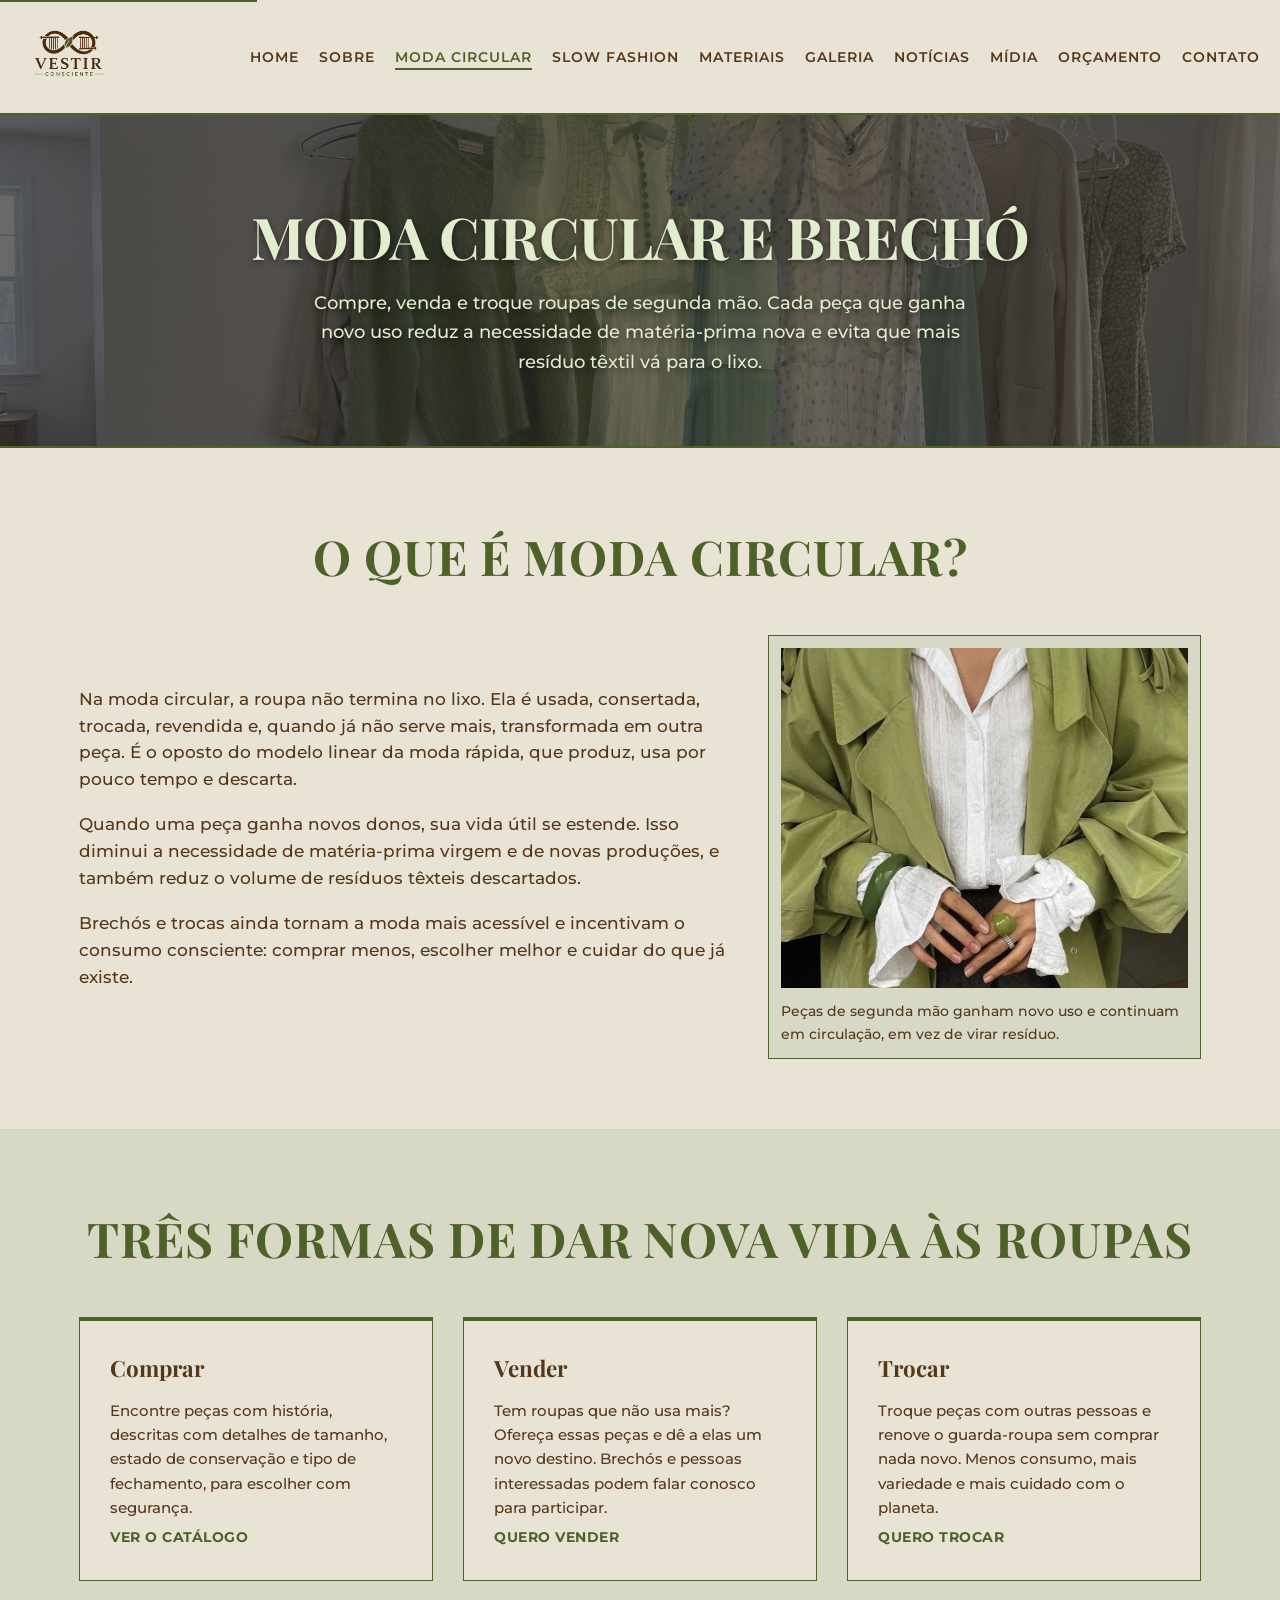
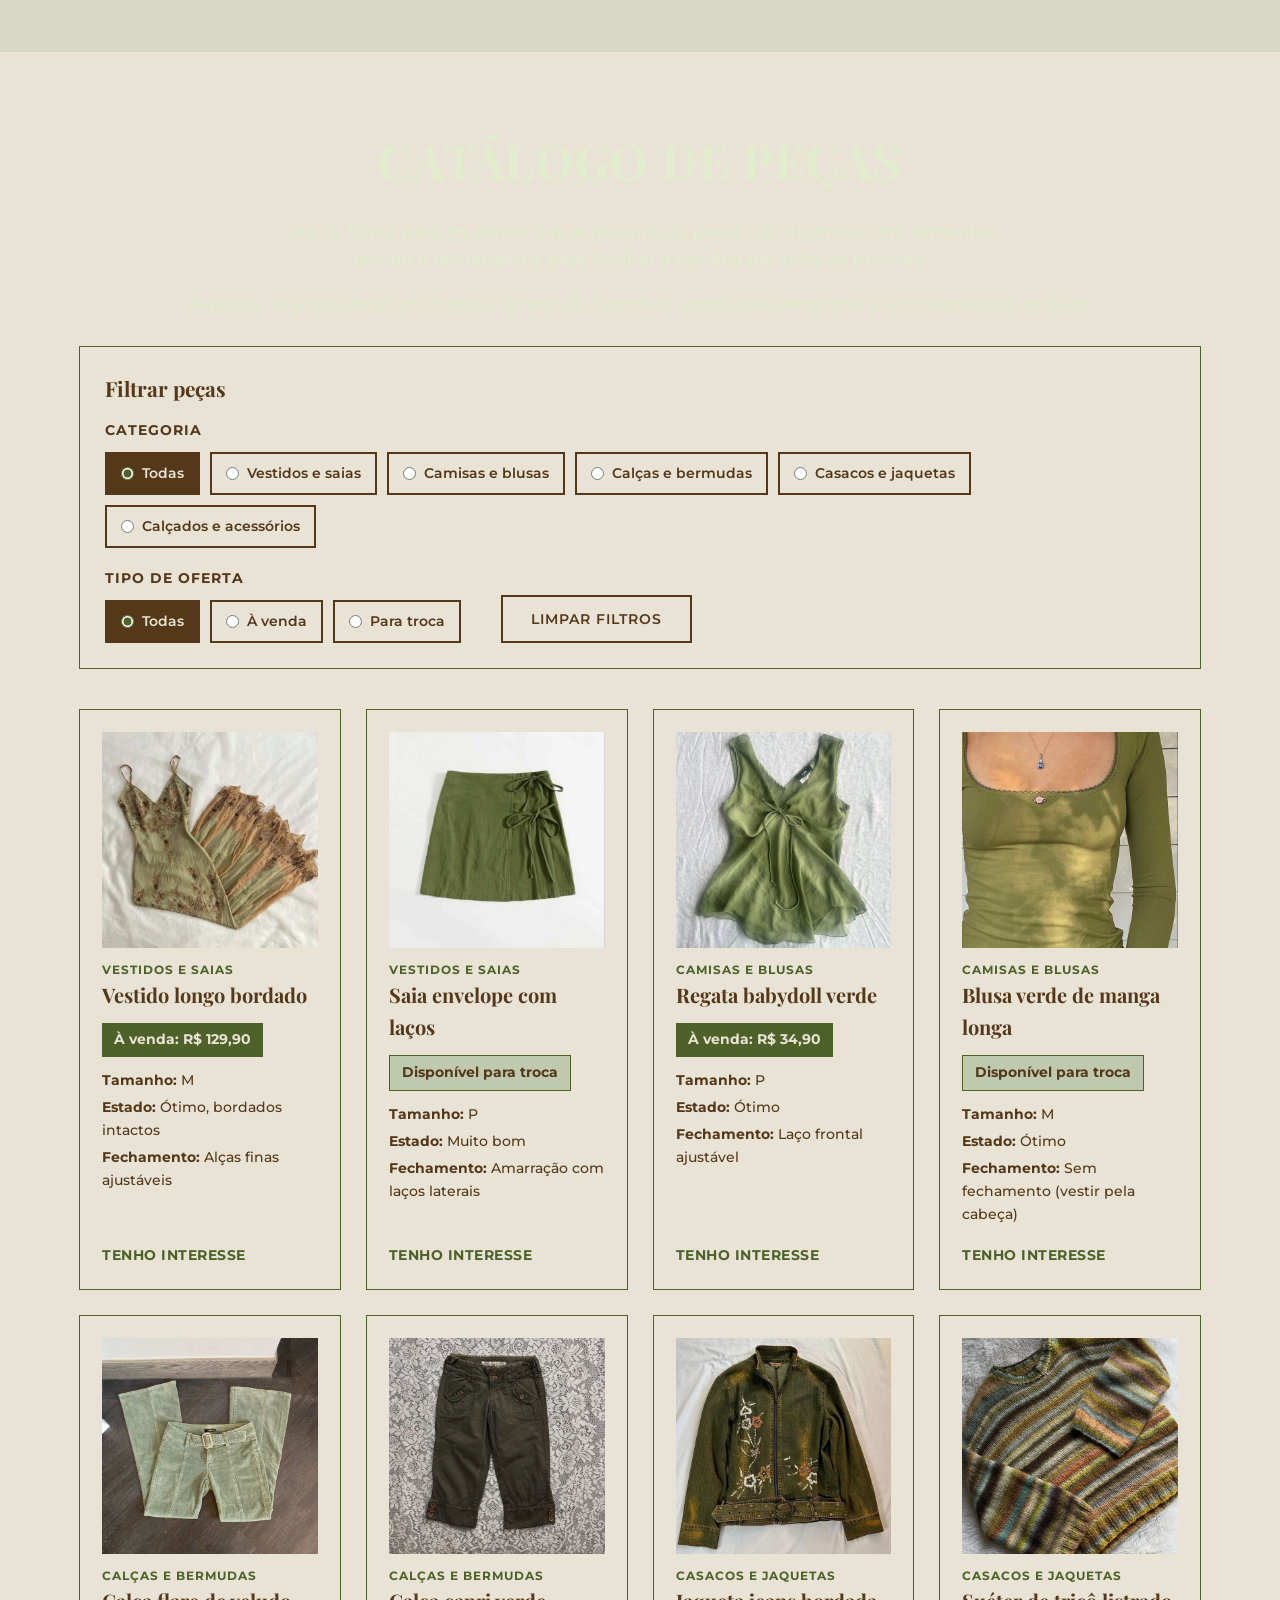
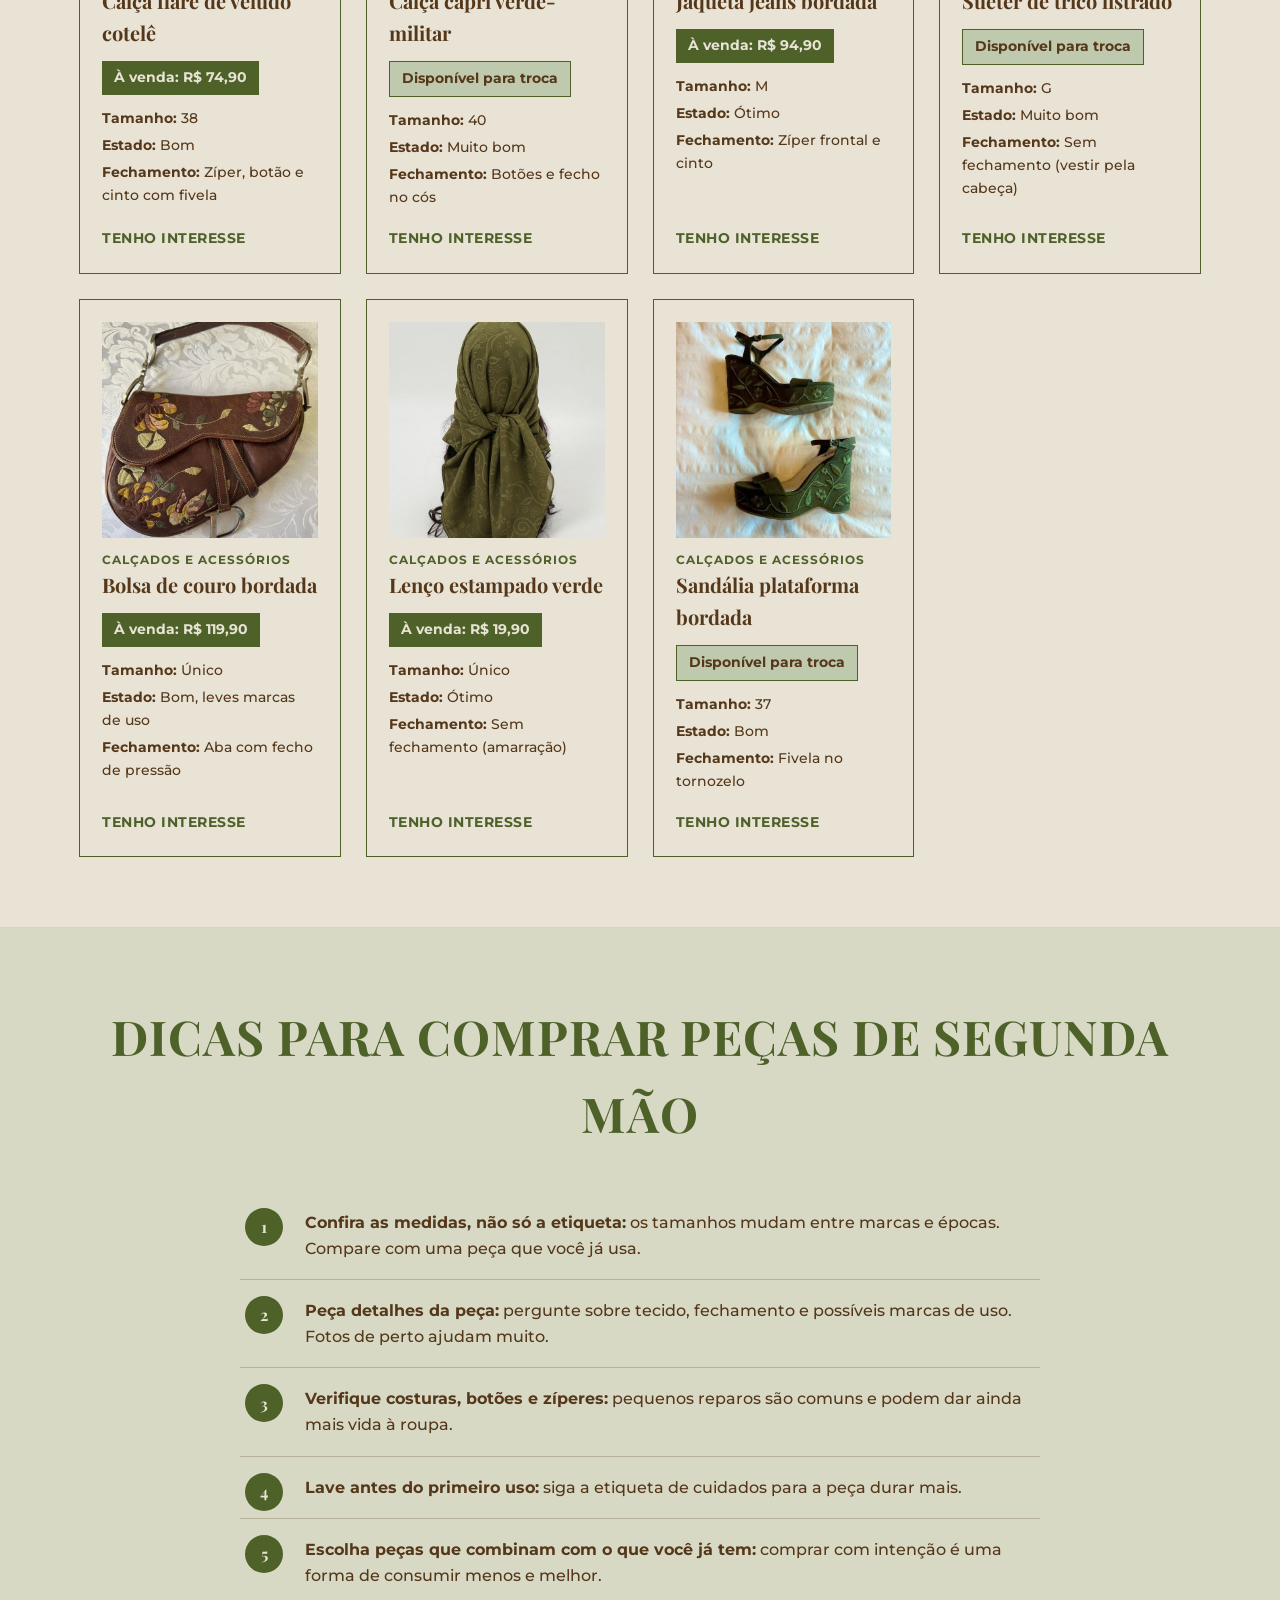
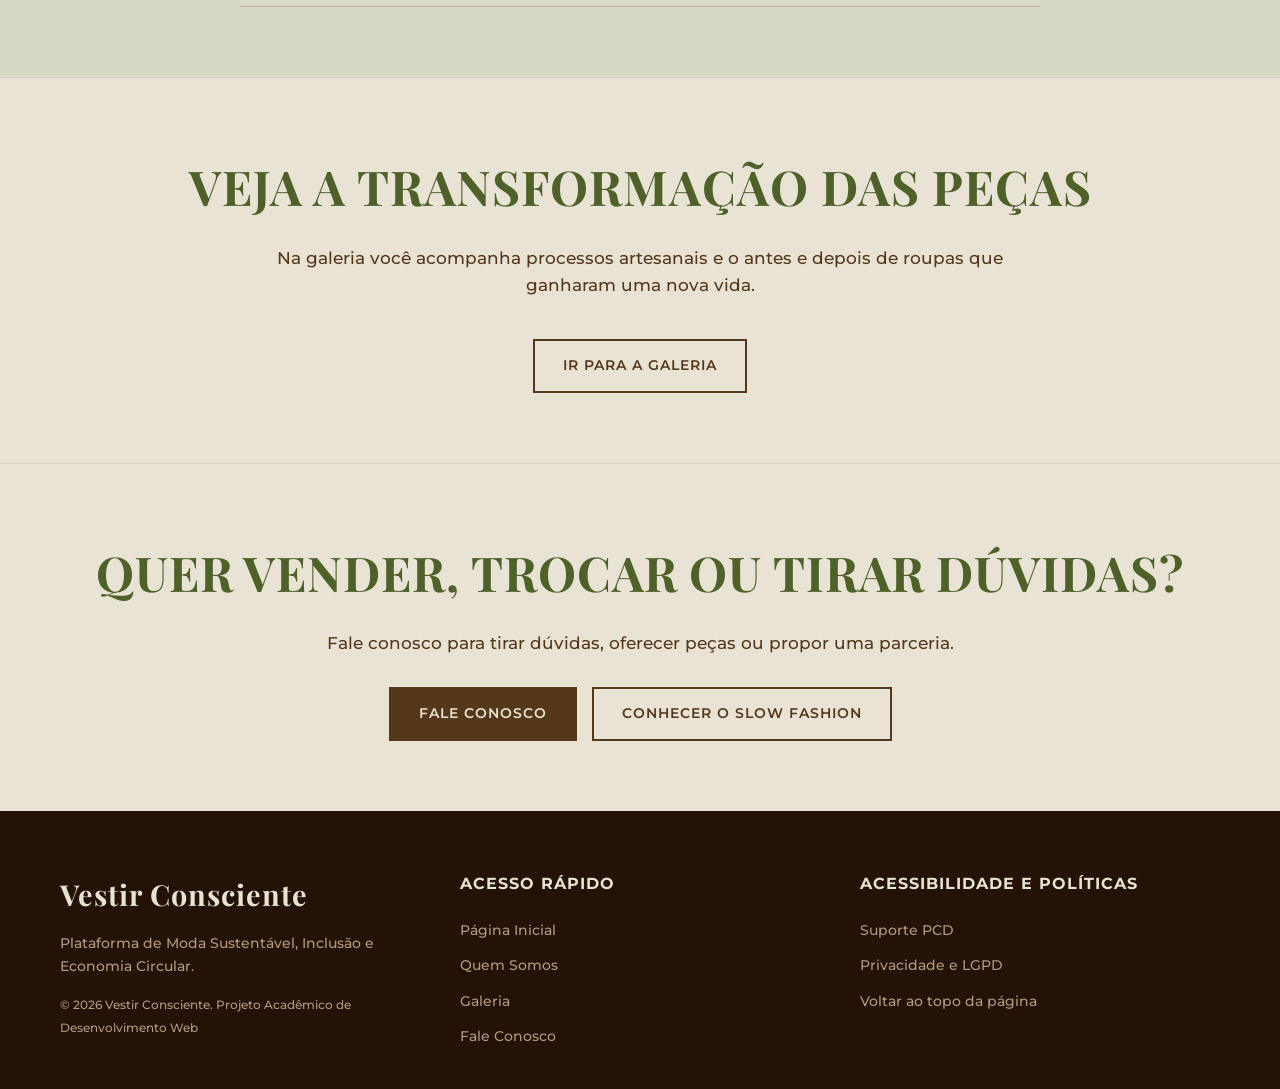
<file: modacircular.html>
<!DOCTYPE html>
<html lang="pt-BR">
<head>
    <meta charset="UTF-8">
    <meta name="viewport" content="width=device-width, initial-scale=1.0">
    <link rel="icon" href="favicon.ico" sizes="48x48">
    <link rel="icon" type="image/png" sizes="32x32" href="images/favicon-32.png">
    <link rel="apple-touch-icon" href="images/apple-touch-icon.png">
    <title>Moda Circular e Brechó - Compra, Venda e Troca de Roupas de Segunda Mão | Vestir Consciente</title>
    <meta name="description" content="Compre, venda e troque roupas de segunda mão no Vestir Consciente. Conheça a moda circular, filtre o catálogo de peças e aprenda a prolongar a vida útil das suas roupas.">
    <!--Fontes (Google Fonts)-->
    <link rel="preconnect" href="https://fonts.googleapis.com">
    <link rel="preconnect" href="https://fonts.gstatic.com" crossorigin>
    <link href="https://fonts.googleapis.com/css2?family=Montserrat:wght@500;600;700&amp;family=Playfair+Display:wght@400;700&amp;display=swap" rel="stylesheet">
    <!--CSS Externo-->
    <link rel="stylesheet" href="css/style.css">
</head>
<body id="top">
    <!--Link de atalho para leitores de tela e navegação por teclado-->
    <a href="#main-content" class="skip-link">Ir para o conteúdo principal</a>
    <!--Cabeçalho-->
    <header>
        <div class="header-container">
            <!--Logo-->
            <a href="index.html" class="logo-link" aria-label="Vestir Consciente | Página Inicial">
                <img width="360" height="240" src="images/logo-vestirconsciente.png" alt="Logo Vestir Consciente: Tear Afegão representando a moda circular com uma folha verde no centro" class="logo-img">
            </a>
            <!--Navegação Principal-->
            <nav aria-label="Navegação Principal" id="main-nav">
                <ul class="nav-list">
                    <li><a href="index.html">Home</a></li>
                    <li><a href="sobre.html">Sobre</a></li>
                    <li><a href="modacircular.html" aria-current="page" class="active">Moda Circular</a></li>
                    <li><a href="slowfashion.html">Slow Fashion</a></li>
                    <li><a href="materiais.html">Materiais</a></li>
                    <li><a href="galeria.html">Galeria</a></li>
                    <li><a href="noticias.html">Notícias</a></li>
                    <li><a href="midia.html">Mídia</a></li>
                    <li><a href="orcamento_hospedagem.html">Orçamento</a></li>
                    <li><a href="contato.html">Contato</a></li>
                </ul>
            </nav>
        </div>
    </header>
    <!--Conteúdo Principal-->
    <main id="main-content" tabindex="-1">
        <!--Campo de Abertura da Página-->
        <section class="page-hero page-hero--imagem page-hero--modacircular" aria-labelledby="page-title">
            <div class="container">
                <h1 id="page-title">Moda Circular e Brechó</h1>
                <p class="hero-text">
                    Compre, venda e troque roupas de segunda mão. Cada peça que ganha novo uso reduz a necessidade de matéria-prima nova e evita que mais resíduo têxtil vá para o lixo.
                </p>
            </div>
        </section>
        <!--Campo Explicativo (O que é moda circular)-->
        <section class="content-section" aria-labelledby="conceito-title">
            <div class="container">
                <h2 id="conceito-title">O Que é Moda Circular?</h2>
                <div class="split-layout">
                    <div class="text-block">
                        <p>Na moda circular, a roupa não termina no lixo. Ela é usada, consertada, trocada, revendida e, quando já não serve mais, transformada em outra peça. É o oposto do modelo linear da moda rápida, que produz, usa por pouco tempo e descarta.</p>
                        <p>Quando uma peça ganha novos donos, sua vida útil se estende. Isso diminui a necessidade de matéria-prima virgem e de novas produções, e também reduz o volume de resíduos têxteis descartados.</p>
                        <p>Brechós e trocas ainda tornam a moda mais acessível e incentivam o consumo consciente: comprar menos, escolher melhor e cuidar do que já existe.</p>
                    </div>
                    <figure class="photo-figure">
                        <img src="images/modacircular2.jpg" width="694" height="661" alt="Pessoa vestindo um casaco trench verde-oliva sobre uma camisa branca bordada de punhos com babado, com pulseira e anel verdes">
                        <figcaption>Peças de segunda mão ganham novo uso e continuam em circulação, em vez de virar resíduo.</figcaption>
                    </figure>
                </div>
            </div>
        </section>
        <!--Campo das Três Formas de Participar-->
        <section class="content-section content-section--alt" aria-labelledby="formas-title">
            <div class="container">
                <h2 id="formas-title">Três Formas de Dar Nova Vida às Roupas</h2>
                <div class="info-grid">
                    <article class="info-card">
                        <h3>Comprar</h3>
                        <p>Encontre peças com história, descritas com detalhes de tamanho, estado de conservação e tipo de fechamento, para escolher com segurança.</p>
                        <p><a href="#catalogo" class="card-link" aria-label="Ver o catálogo de peças de segunda mão">Ver o catálogo</a></p>
                    </article>
                    <article class="info-card">
                        <h3>Vender</h3>
                        <p>Tem roupas que não usa mais? Ofereça essas peças e dê a elas um novo destino. Brechós e pessoas interessadas podem falar conosco para participar.</p>
                        <p><a href="contato.html" class="card-link" aria-label="Quero vender: fale conosco para oferecer suas peças">Quero vender</a></p>
                    </article>
                    <article class="info-card">
                        <h3>Trocar</h3>
                        <p>Troque peças com outras pessoas e renove o guarda-roupa sem comprar nada novo. Menos consumo, mais variedade e mais cuidado com o planeta.</p>
                        <p><a href="contato.html" class="card-link" aria-label="Quero trocar: fale conosco para participar das trocas">Quero trocar</a></p>
                    </article>
                </div>
            </div>
        </section>
        <!--Campo do Catálogo-->
        <section id="catalogo" class="content-section" aria-labelledby="catalogo-title">
            <div class="container">
                <h2 id="catalogo-title">Catálogo de Peças</h2>
                <p class="section-intro">Use os filtros para encontrar o que procura. As peças são descritas com tamanho, estado e fechamento, para facilitar a escolha de todas as pessoas.</p>
                <p class="note-ficticio">As peças e os preços abaixo são fictícios e as fotos são ilustrativas, usadas para demonstrar o funcionamento do catálogo.</p>
                <!--Campo de Filtros-->
                <section class="filtros" aria-labelledby="filtros-title">
                    <h3 id="filtros-title">Filtrar peças</h3>
                    <form aria-labelledby="filtros-title">
                        <fieldset>
                            <legend>Categoria</legend>
                            <div class="filtro-opcoes">
                                <label for="cat-todas"><input type="radio" id="cat-todas" name="categoria" value="todas" checked> Todas</label>
                                <label for="cat-vestidos"><input type="radio" id="cat-vestidos" name="categoria" value="vestidos"> Vestidos e saias</label>
                                <label for="cat-camisas"><input type="radio" id="cat-camisas" name="categoria" value="camisas"> Camisas e blusas</label>
                                <label for="cat-calcas"><input type="radio" id="cat-calcas" name="categoria" value="calcas"> Calças e bermudas</label>
                                <label for="cat-casacos"><input type="radio" id="cat-casacos" name="categoria" value="casacos"> Casacos e jaquetas</label>
                                <label for="cat-acessorios"><input type="radio" id="cat-acessorios" name="categoria" value="acessorios"> Calçados e acessórios</label>
                            </div>
                        </fieldset>
                        <fieldset>
                            <legend>Tipo de oferta</legend>
                            <div class="filtro-opcoes">
                                <label for="of-todas"><input type="radio" id="of-todas" name="oferta" value="todas" checked> Todas</label>
                                <label for="of-venda"><input type="radio" id="of-venda" name="oferta" value="venda"> À venda</label>
                                <label for="of-troca"><input type="radio" id="of-troca" name="oferta" value="troca"> Para troca</label>
                            </div>
                        </fieldset>
                        <button type="reset" class="btn btn-secondary">Limpar filtros</button>
                    </form>
                </section>
                <!--Lista de Peças-->
                <div class="pecas-grid">
                    <article class="peca cat-vestidos of-venda">
                        <img src="images/peca-vestido-bordado.jpg" width="640" height="640" alt="Vestido longo verde-claro de alças finas, com bordados de flores em tons de marrom e saia de tule dourado com babados, estendido sobre um lençol branco" class="peca-img" loading="lazy">
                        <header>
                            <p class="peca-categoria">Vestidos e saias</p>
                            <h3>Vestido longo bordado</h3>
                        </header>
                        <p class="oferta oferta--venda">À venda: R$ 129,90</p>
                        <dl class="peca-detalhes">
                            <div><dt>Tamanho:</dt> <dd>M</dd></div>
                            <div><dt>Estado:</dt> <dd>Ótimo, bordados intactos</dd></div>
                            <div><dt>Fechamento:</dt> <dd>Alças finas ajustáveis</dd></div>
                        </dl>
                        <footer>
                            <a href="contato.html" class="card-link" aria-label="Tenho interesse: Vestido longo bordado">Tenho interesse</a>
                        </footer>
                    </article>
                    <article class="peca cat-vestidos of-troca">
                        <img src="images/peca-saia-lacos.jpg" width="640" height="640" alt="Saia curta verde-musgo com fechamento em envelope e dois laços na lateral, sobre fundo branco" class="peca-img" loading="lazy">
                        <header>
                            <p class="peca-categoria">Vestidos e saias</p>
                            <h3>Saia envelope com laços</h3>
                        </header>
                        <p class="oferta oferta--troca">Disponível para troca</p>
                        <dl class="peca-detalhes">
                            <div><dt>Tamanho:</dt> <dd>P</dd></div>
                            <div><dt>Estado:</dt> <dd>Muito bom</dd></div>
                            <div><dt>Fechamento:</dt> <dd>Amarração com laços laterais</dd></div>
                        </dl>
                        <footer>
                            <a href="contato.html" class="card-link" aria-label="Tenho interesse: Saia envelope com laços">Tenho interesse</a>
                        </footer>
                    </article>
                    <article class="peca cat-camisas of-venda">
                        <img src="images/peca-regata-babydoll.jpg" width="640" height="640" alt="Regata verde de tecido leve e transparente, com decote em V e um laço na frente, sobre um lençol branco" class="peca-img" loading="lazy">
                        <header>
                            <p class="peca-categoria">Camisas e blusas</p>
                            <h3>Regata babydoll verde</h3>
                        </header>
                        <p class="oferta oferta--venda">À venda: R$ 34,90</p>
                        <dl class="peca-detalhes">
                            <div><dt>Tamanho:</dt> <dd>P</dd></div>
                            <div><dt>Estado:</dt> <dd>Ótimo</dd></div>
                            <div><dt>Fechamento:</dt> <dd>Laço frontal ajustável</dd></div>
                        </dl>
                        <footer>
                            <a href="contato.html" class="card-link" aria-label="Tenho interesse: Regata babydoll verde">Tenho interesse</a>
                        </footer>
                    </article>
                    <article class="peca cat-camisas of-troca">
                        <img src="images/peca-blusa-manga-longa.jpg" width="640" height="640" alt="Blusa verde de manga longa e decote quadrado com acabamento em renda, vista de frente em uma pessoa de calça preta" class="peca-img" loading="lazy">
                        <header>
                            <p class="peca-categoria">Camisas e blusas</p>
                            <h3>Blusa verde de manga longa</h3>
                        </header>
                        <p class="oferta oferta--troca">Disponível para troca</p>
                        <dl class="peca-detalhes">
                            <div><dt>Tamanho:</dt> <dd>M</dd></div>
                            <div><dt>Estado:</dt> <dd>Ótimo</dd></div>
                            <div><dt>Fechamento:</dt> <dd>Sem fechamento (vestir pela cabeça)</dd></div>
                        </dl>
                        <footer>
                            <a href="contato.html" class="card-link" aria-label="Tenho interesse: Blusa verde de manga longa">Tenho interesse</a>
                        </footer>
                    </article>
                    <article class="peca cat-calcas of-venda">
                        <img src="images/peca-calca-flare-veludo.jpg" width="640" height="640" alt="Calça flare de veludo cotelê verde-claro, com cinto de fivela dourada, estendida sobre um piso de madeira escura" class="peca-img" loading="lazy">
                        <header>
                            <p class="peca-categoria">Calças e bermudas</p>
                            <h3>Calça flare de veludo cotelê</h3>
                        </header>
                        <p class="oferta oferta--venda">À venda: R$ 74,90</p>
                        <dl class="peca-detalhes">
                            <div><dt>Tamanho:</dt> <dd>38</dd></div>
                            <div><dt>Estado:</dt> <dd>Bom</dd></div>
                            <div><dt>Fechamento:</dt> <dd>Zíper, botão e cinto com fivela</dd></div>
                        </dl>
                        <footer>
                            <a href="contato.html" class="card-link" aria-label="Tenho interesse: Calça flare de veludo cotelê">Tenho interesse</a>
                        </footer>
                    </article>
                    <article class="peca cat-calcas of-troca">
                        <img src="images/peca-calca-capri.jpg" width="640" height="640" alt="Calça capri verde-militar com bolsos na frente e botões na barra, sobre um fundo de renda branca" class="peca-img" loading="lazy">
                        <header>
                            <p class="peca-categoria">Calças e bermudas</p>
                            <h3>Calça capri verde-militar</h3>
                        </header>
                        <p class="oferta oferta--troca">Disponível para troca</p>
                        <dl class="peca-detalhes">
                            <div><dt>Tamanho:</dt> <dd>40</dd></div>
                            <div><dt>Estado:</dt> <dd>Muito bom</dd></div>
                            <div><dt>Fechamento:</dt> <dd>Botões e fecho no cós</dd></div>
                        </dl>
                        <footer>
                            <a href="contato.html" class="card-link" aria-label="Tenho interesse: Calça capri verde-militar">Tenho interesse</a>
                        </footer>
                    </article>
                    <article class="peca cat-casacos of-venda">
                        <img src="images/peca-jaqueta-jeans-bordada.jpg" width="640" height="640" alt="Jaqueta jeans verde-escura com zíper frontal, cinto e flores bordadas em branco e laranja, sobre um lençol branco" class="peca-img" loading="lazy">
                        <header>
                            <p class="peca-categoria">Casacos e jaquetas</p>
                            <h3>Jaqueta jeans bordada</h3>
                        </header>
                        <p class="oferta oferta--venda">À venda: R$ 94,90</p>
                        <dl class="peca-detalhes">
                            <div><dt>Tamanho:</dt> <dd>M</dd></div>
                            <div><dt>Estado:</dt> <dd>Ótimo</dd></div>
                            <div><dt>Fechamento:</dt> <dd>Zíper frontal e cinto</dd></div>
                        </dl>
                        <footer>
                            <a href="contato.html" class="card-link" aria-label="Tenho interesse: Jaqueta jeans bordada">Tenho interesse</a>
                        </footer>
                    </article>
                    <article class="peca cat-casacos of-troca">
                        <img src="images/peca-sueter-listrado.jpg" width="640" height="640" alt="Suéter de tricô com listras coloridas em tons de verde, laranja, azul e marrom, sobre uma manta branca felpuda" class="peca-img" loading="lazy">
                        <header>
                            <p class="peca-categoria">Casacos e jaquetas</p>
                            <h3>Suéter de tricô listrado</h3>
                        </header>
                        <p class="oferta oferta--troca">Disponível para troca</p>
                        <dl class="peca-detalhes">
                            <div><dt>Tamanho:</dt> <dd>G</dd></div>
                            <div><dt>Estado:</dt> <dd>Muito bom</dd></div>
                            <div><dt>Fechamento:</dt> <dd>Sem fechamento (vestir pela cabeça)</dd></div>
                        </dl>
                        <footer>
                            <a href="contato.html" class="card-link" aria-label="Tenho interesse: Suéter de tricô listrado">Tenho interesse</a>
                        </footer>
                    </article>
                    <article class="peca cat-acessorios of-venda">
                        <img src="images/peca-bolsa-bordada.jpg" width="640" height="640" alt="Bolsa de couro marrom em formato de sela, com flores bordadas em tons de amarelo, rosa e verde" class="peca-img" loading="lazy">
                        <header>
                            <p class="peca-categoria">Calçados e acessórios</p>
                            <h3>Bolsa de couro bordada</h3>
                        </header>
                        <p class="oferta oferta--venda">À venda: R$ 119,90</p>
                        <dl class="peca-detalhes">
                            <div><dt>Tamanho:</dt> <dd>Único</dd></div>
                            <div><dt>Estado:</dt> <dd>Bom, leves marcas de uso</dd></div>
                            <div><dt>Fechamento:</dt> <dd>Aba com fecho de pressão</dd></div>
                        </dl>
                        <footer>
                            <a href="contato.html" class="card-link" aria-label="Tenho interesse: Bolsa de couro bordada">Tenho interesse</a>
                        </footer>
                    </article>
                    <article class="peca cat-acessorios of-venda">
                        <img src="images/peca-lenco-verde.jpg" width="640" height="640" alt="Lenço verde-oliva com estampa de folhas e arabescos, amarrado na cabeça de uma pessoa vista de costas" class="peca-img" loading="lazy">
                        <header>
                            <p class="peca-categoria">Calçados e acessórios</p>
                            <h3>Lenço estampado verde</h3>
                        </header>
                        <p class="oferta oferta--venda">À venda: R$ 19,90</p>
                        <dl class="peca-detalhes">
                            <div><dt>Tamanho:</dt> <dd>Único</dd></div>
                            <div><dt>Estado:</dt> <dd>Ótimo</dd></div>
                            <div><dt>Fechamento:</dt> <dd>Sem fechamento (amarração)</dd></div>
                        </dl>
                        <footer>
                            <a href="contato.html" class="card-link" aria-label="Tenho interesse: Lenço estampado verde">Tenho interesse</a>
                        </footer>
                    </article>
                    <article class="peca cat-acessorios of-troca">
                        <img src="images/peca-sandalia-bordada.jpg" width="640" height="640" alt="Par de sandálias plataforma verde-escuras com flores e folhas bordadas, sobre um lençol claro" class="peca-img" loading="lazy">
                        <header>
                            <p class="peca-categoria">Calçados e acessórios</p>
                            <h3>Sandália plataforma bordada</h3>
                        </header>
                        <p class="oferta oferta--troca">Disponível para troca</p>
                        <dl class="peca-detalhes">
                            <div><dt>Tamanho:</dt> <dd>37</dd></div>
                            <div><dt>Estado:</dt> <dd>Bom</dd></div>
                            <div><dt>Fechamento:</dt> <dd>Fivela no tornozelo</dd></div>
                        </dl>
                        <footer>
                            <a href="contato.html" class="card-link" aria-label="Tenho interesse: Sandália plataforma bordada">Tenho interesse</a>
                        </footer>
                    </article>
                </div>
            </div>
        </section>
        <!--Campo de Dicas-->
        <section class="content-section content-section--alt" aria-labelledby="dicas-title">
            <div class="container">
                <h2 id="dicas-title">Dicas para Comprar Peças de Segunda Mão</h2>
                <ol class="goals-list">
                    <li><strong>Confira as medidas, não só a etiqueta:</strong> os tamanhos mudam entre marcas e épocas. Compare com uma peça que você já usa.</li>
                    <li><strong>Peça detalhes da peça:</strong> pergunte sobre tecido, fechamento e possíveis marcas de uso. Fotos de perto ajudam muito.</li>
                    <li><strong>Verifique costuras, botões e zíperes:</strong> pequenos reparos são comuns e podem dar ainda mais vida à roupa.</li>
                    <li><strong>Lave antes do primeiro uso:</strong> siga a etiqueta de cuidados para a peça durar mais.</li>
                    <li><strong>Escolha peças que combinam com o que você já tem:</strong> comprar com intenção é uma forma de consumir menos e melhor.</li>
                </ol>
            </div>
        </section>
        <!--Campo de Ligação com a Galeria-->
        <section class="content-section text-center" aria-labelledby="galeria-title">
            <div class="container">
                <h2 id="galeria-title">Veja a Transformação das Peças</h2>
                <p class="section-intro">Na galeria você acompanha processos artesanais e o antes e depois de roupas que ganharam uma nova vida.</p>
                <p><a href="galeria.html" class="btn btn-secondary">Ir para a Galeria</a></p>
            </div>
        </section>
        <!--Campo de Chamada para Ação-->
        <section class="cta-section" aria-labelledby="cta-title">
            <div class="container">
                <h2 id="cta-title">Quer Vender, Trocar ou Tirar Dúvidas?</h2>
                <p>Fale conosco para tirar dúvidas, oferecer peças ou propor uma parceria.</p>
                <div class="hero-buttons">
                    <a href="contato.html" class="btn btn-primary">Fale Conosco</a>
                    <a href="slowfashion.html" class="btn btn-secondary">Conhecer o Slow Fashion</a>
                </div>
            </div>
        </section>
    </main>
    <!--Rodapé-->
    <footer>
        <div class="footer-container">
            <div class="footer-col">
                <h2 class="footer-brand">Vestir Consciente</h2>
                <p>Plataforma de Moda Sustentável, Inclusão e Economia Circular.</p>
                <p><small>&copy; 2026 Vestir Consciente. Projeto Acadêmico de Desenvolvimento Web</small></p>
            </div>
            <div class="footer-col">
                <h3>Acesso Rápido</h3>
                <ul>
                    <li><a href="index.html">Página Inicial</a></li>
                    <li><a href="sobre.html">Quem Somos</a></li>
                    <li><a href="galeria.html">Galeria</a></li>
                    <li><a href="contato.html">Fale Conosco</a></li>
                </ul>
            </div>
            <div class="footer-col">
                <h3>Acessibilidade e Políticas</h3>
                <ul>
                    <li><a href="contato.html#acessibilidade">Suporte PCD</a></li>
                    <li><a href="contato.html#privacidade">Privacidade e LGPD</a></li>
                    <li><a href="#top">Voltar ao topo da página</a></li>
                </ul>
            </div>
        </div>
    </footer>
</body>
</html>
</file>
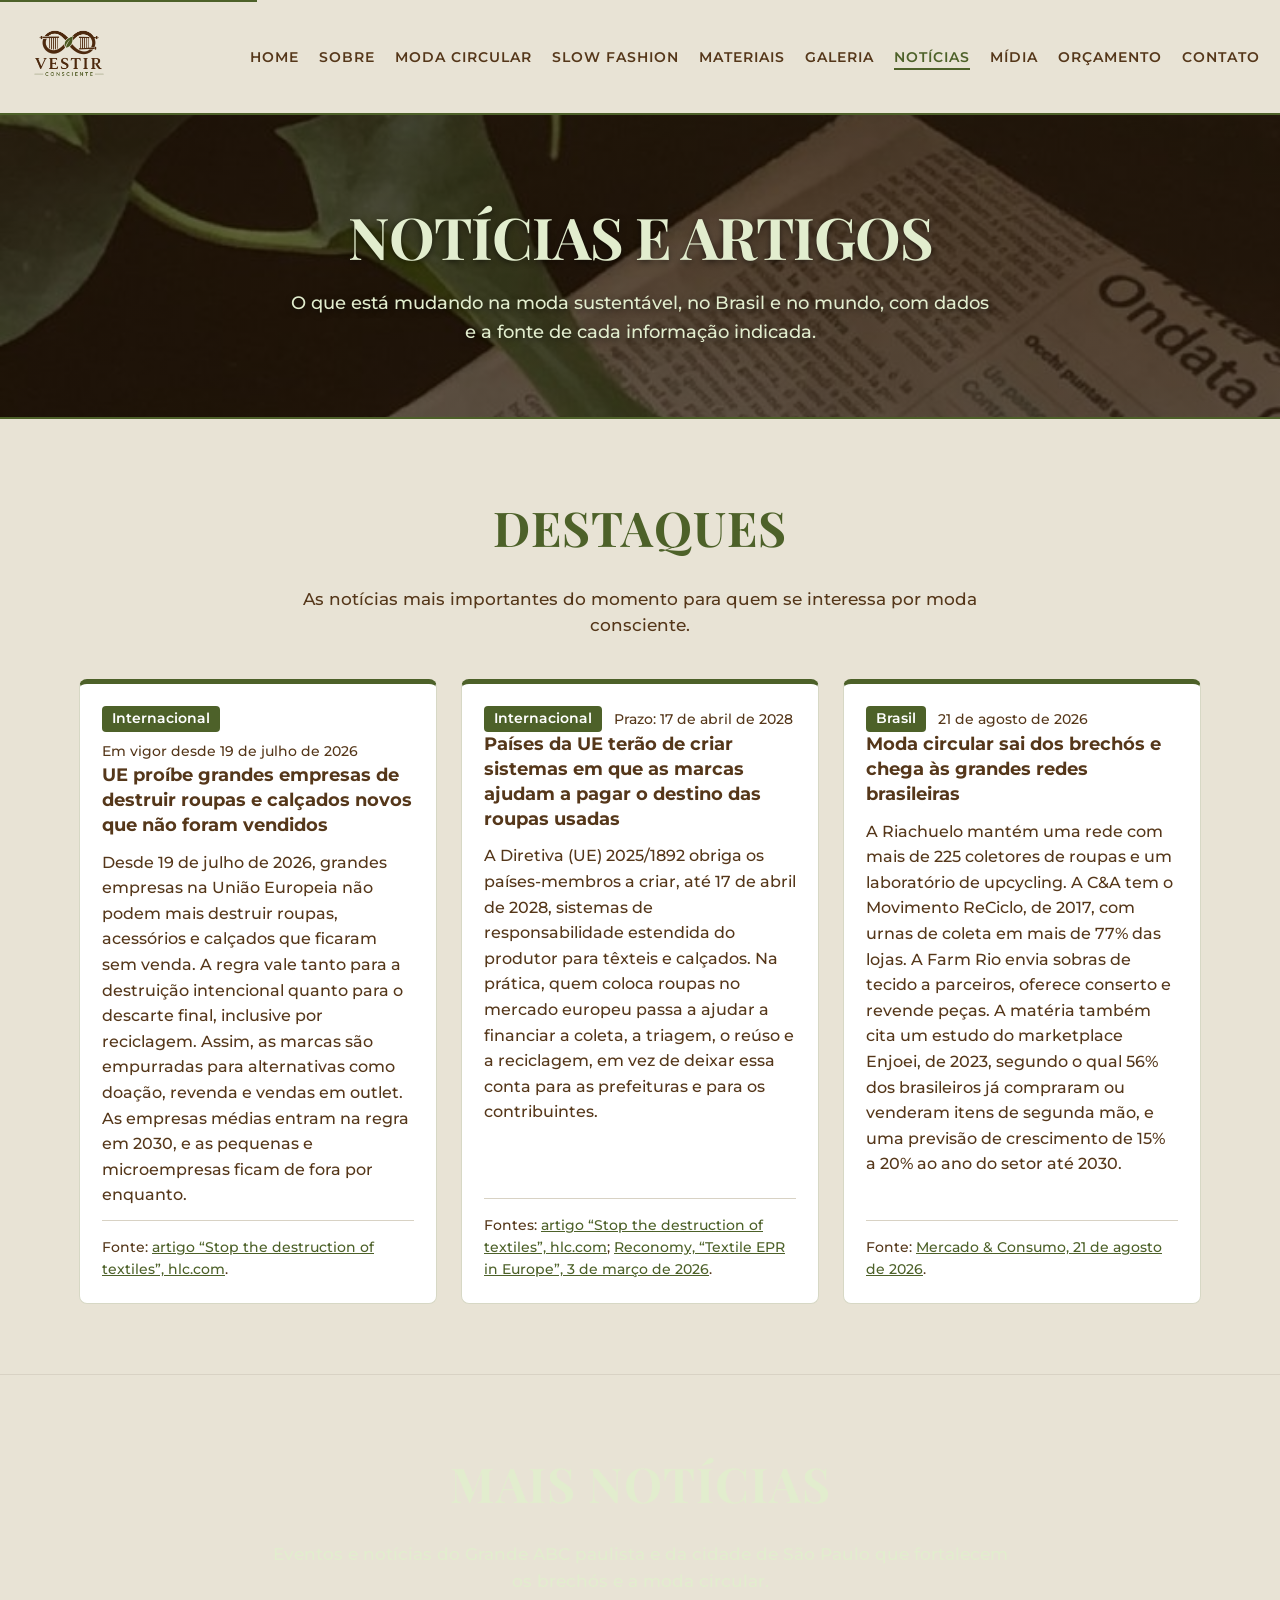
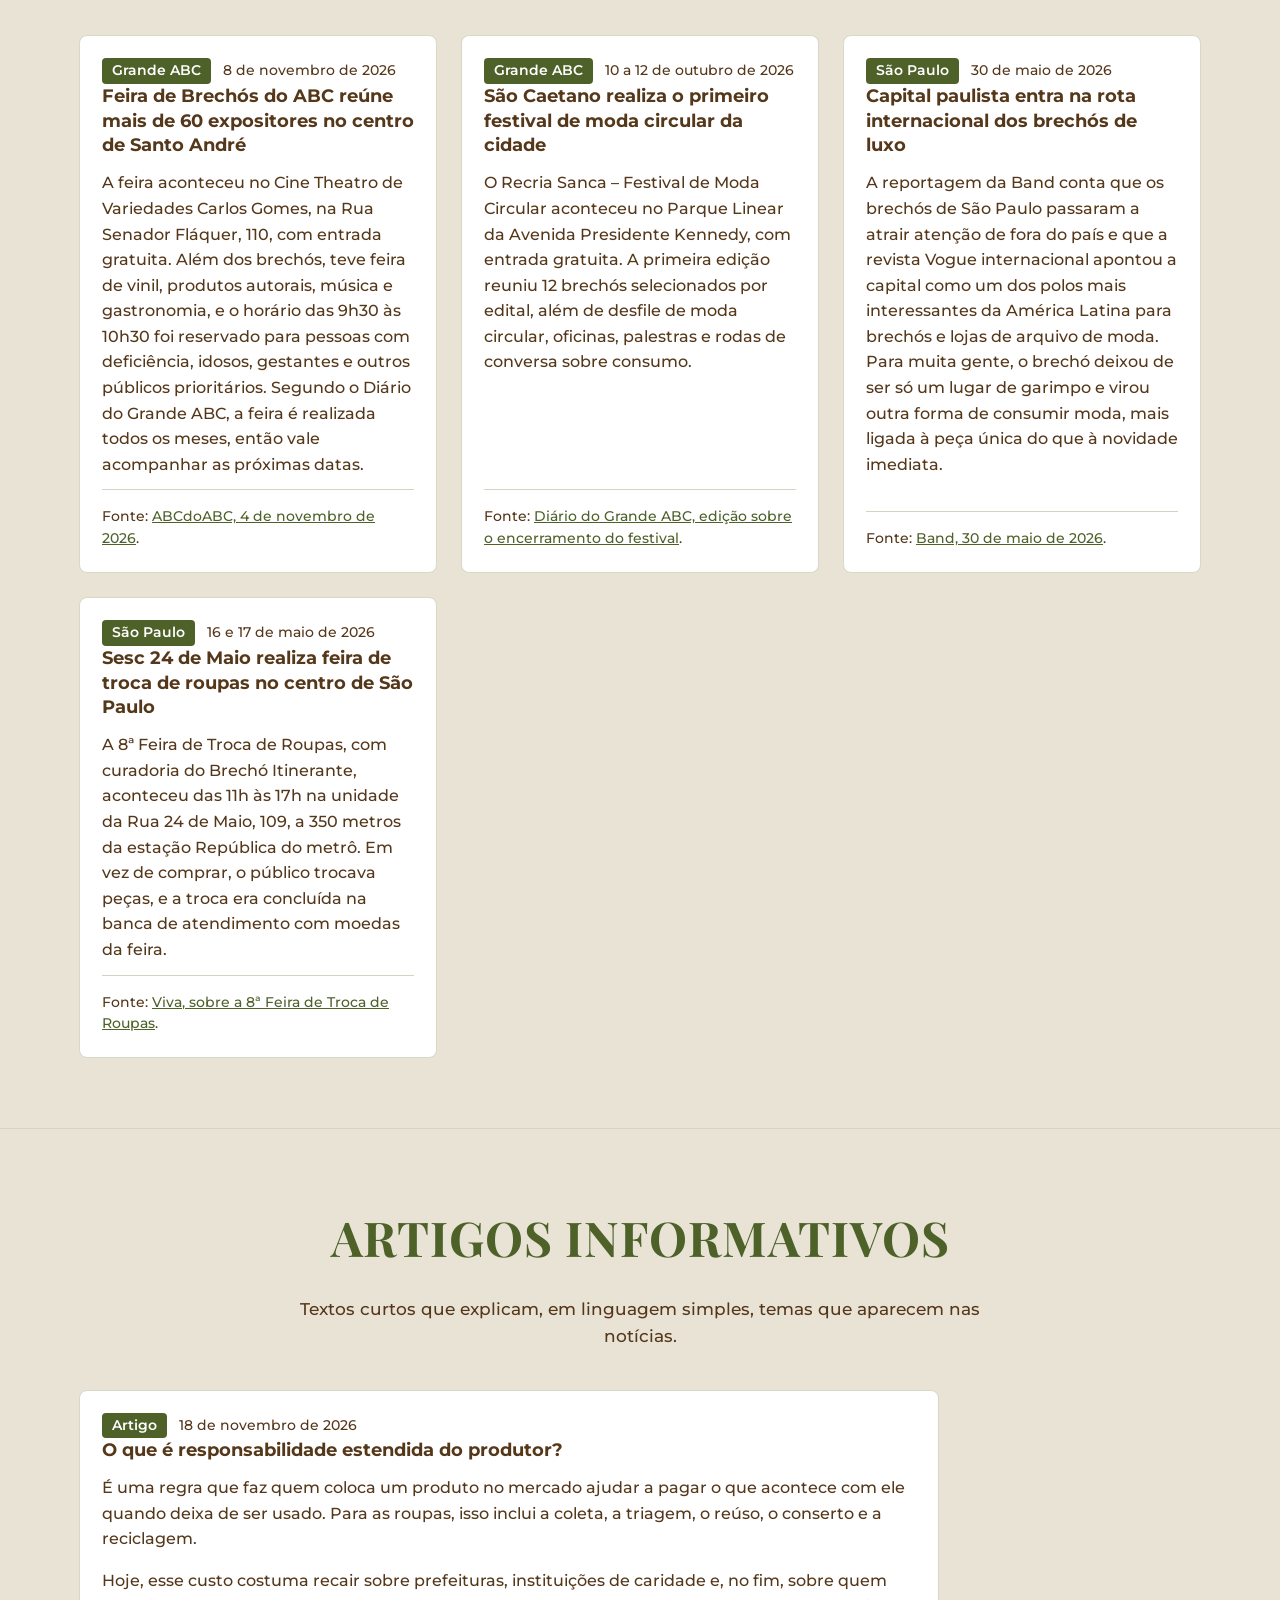
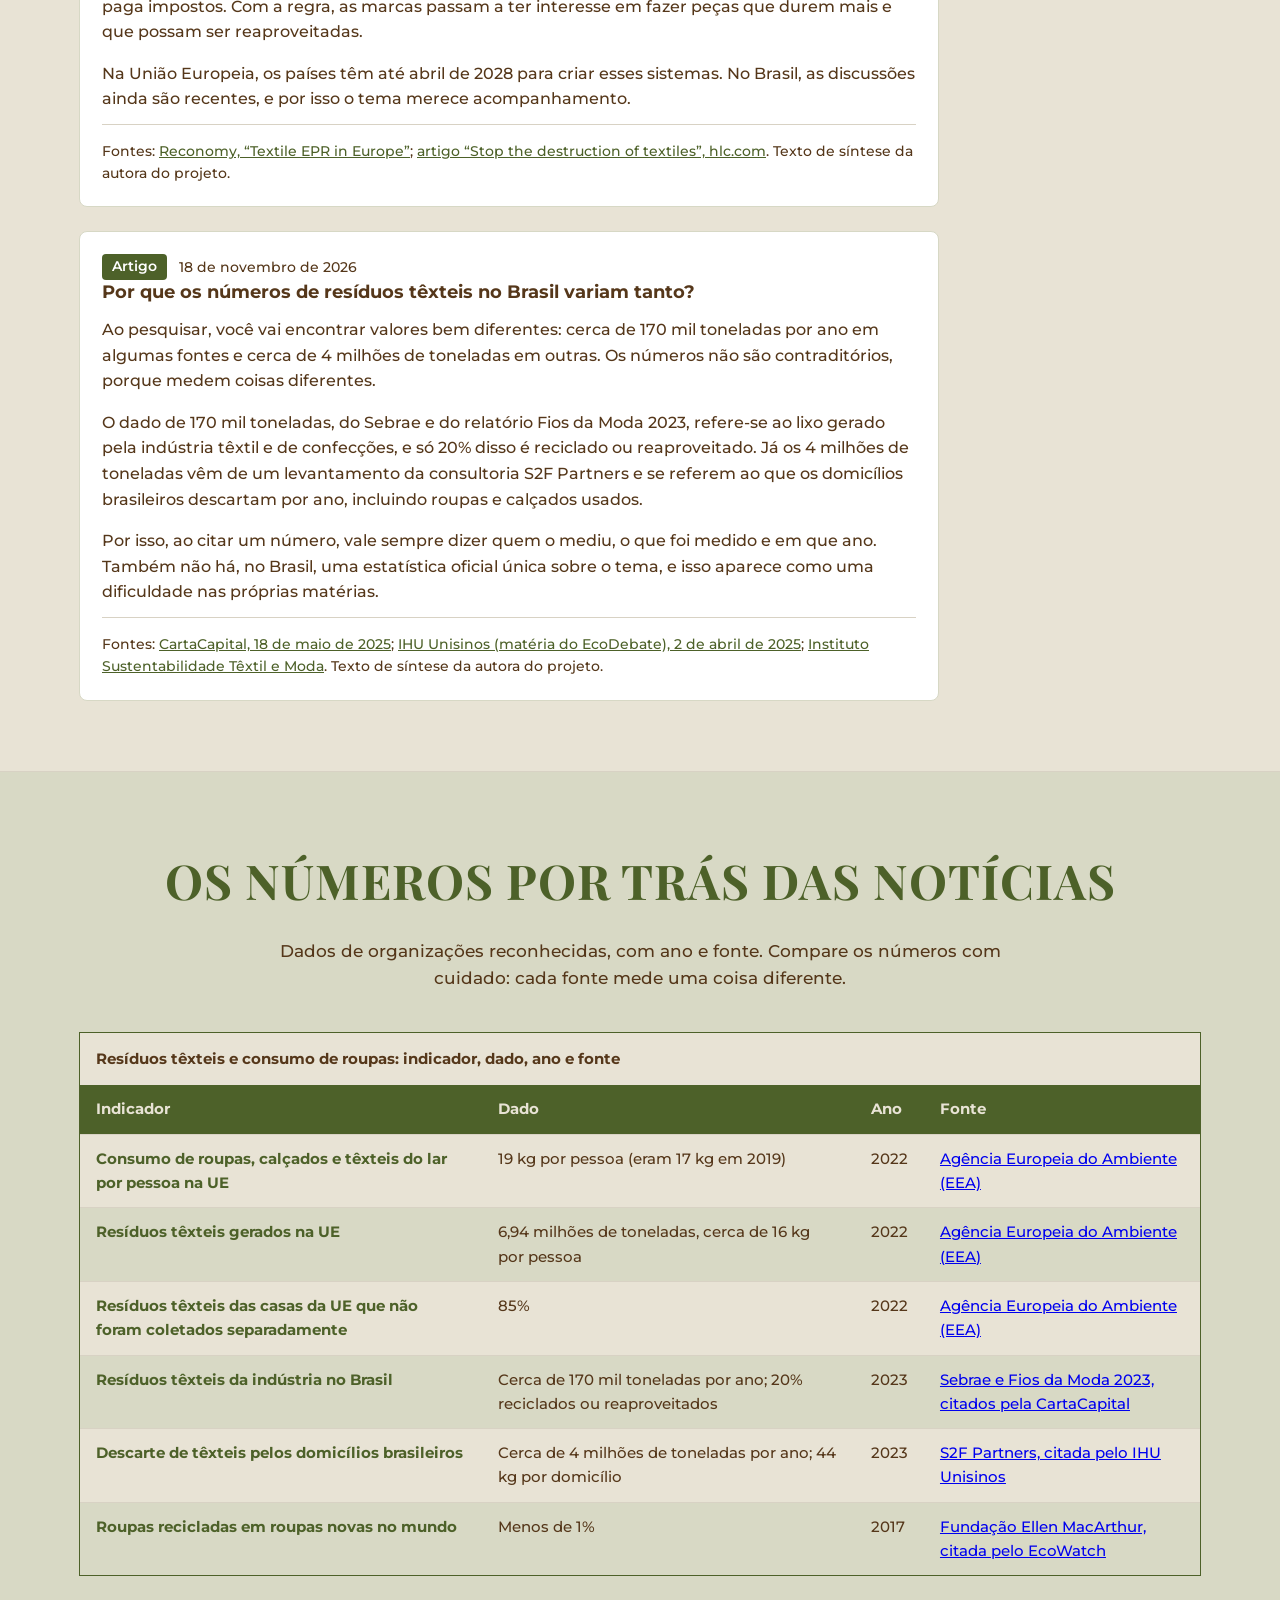
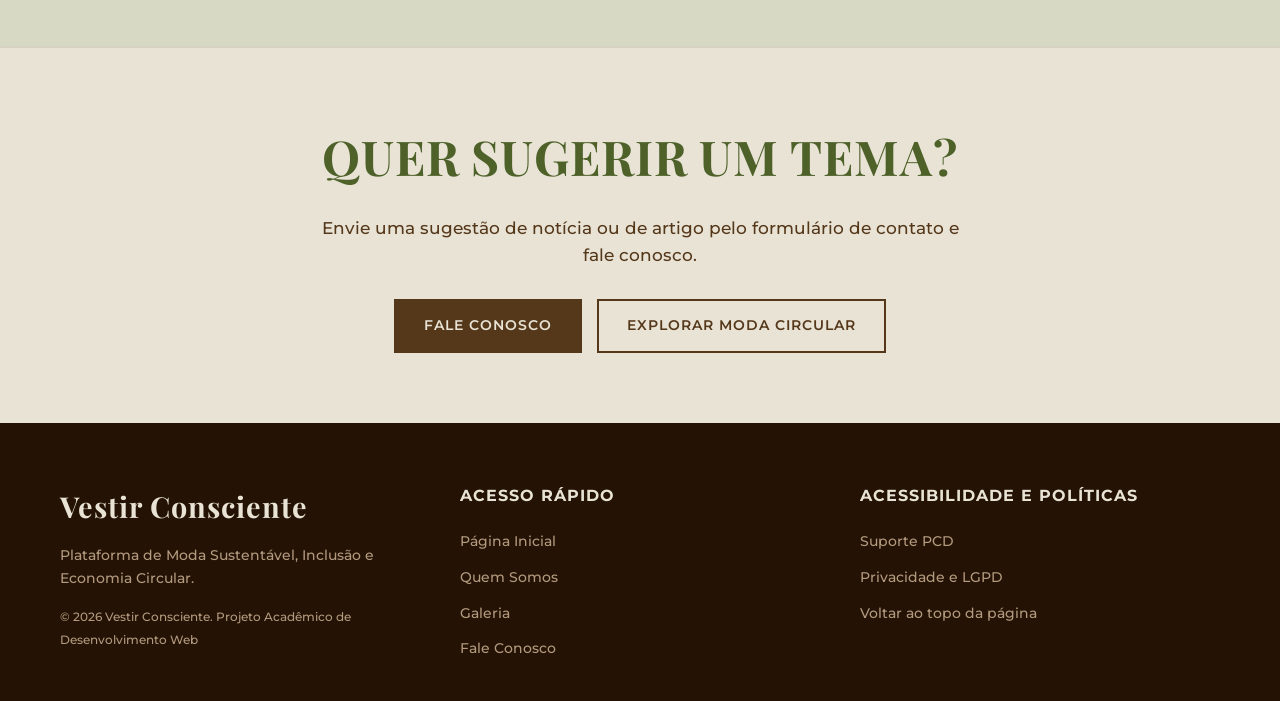
<file: noticias.html>
<!DOCTYPE html>
<html lang="pt-BR">
<head>
    <meta charset="UTF-8">
    <meta name="viewport" content="width=device-width, initial-scale=1.0">
    <link rel="icon" href="favicon.ico" sizes="48x48">
    <link rel="icon" type="image/png" sizes="32x32" href="images/favicon-32.png">
    <link rel="apple-touch-icon" href="images/apple-touch-icon.png">
    <title>Notícias e Artigos sobre Moda Sustentável - Regras, Dados e Tendências | Vestir Consciente</title>
    <meta name="description" content="Notícias e artigos sobre sustentabilidade na moda: regras da União Europeia, moda circular e brechós no Brasil, com dados de fontes confiáveis e a fonte indicada em cada texto.">
    <!--Fontes (Google Fonts)-->
    <link rel="preconnect" href="https://fonts.googleapis.com">
    <link rel="preconnect" href="https://fonts.gstatic.com" crossorigin>
    <link href="https://fonts.googleapis.com/css2?family=Montserrat:wght@500;600;700&amp;family=Playfair+Display:wght@400;700&amp;display=swap" rel="stylesheet">
    <!--CSS Externo-->
    <link rel="stylesheet" href="css/style.css">
</head>
<body id="top">
    <!--Link de atalho para leitores de tela e navegação por teclado-->
    <a href="#main-content" class="skip-link">Ir para o conteúdo principal</a>
    <!--Cabeçalho-->
    <header>
        <div class="header-container">
            <!--Logo-->
            <a href="index.html" class="logo-link" aria-label="Vestir Consciente | Página Inicial">
                <img width="360" height="240" src="images/logo-vestirconsciente.png" alt="Logo Vestir Consciente: Tear Afegão representando a moda circular com uma folha verde no centro" class="logo-img">
            </a>
            <!--Navegação Principal-->
            <nav aria-label="Navegação Principal" id="main-nav">
                <ul class="nav-list">
                    <li><a href="index.html">Home</a></li>
                    <li><a href="sobre.html">Sobre</a></li>
                    <li><a href="modacircular.html">Moda Circular</a></li>
                    <li><a href="slowfashion.html">Slow Fashion</a></li>
                    <li><a href="materiais.html">Materiais</a></li>
                    <li><a href="galeria.html">Galeria</a></li>
                    <li><a href="noticias.html" aria-current="page" class="active">Notícias</a></li>
                    <li><a href="midia.html">Mídia</a></li>
                    <li><a href="orcamento_hospedagem.html">Orçamento</a></li>
                    <li><a href="contato.html">Contato</a></li>
                </ul>
            </nav>
        </div>
    </header>
    <!--Conteúdo Principal-->
    <main id="main-content" tabindex="-1">
        <!--Campo de Abertura da Página-->
        <section class="page-hero page-hero--imagem page-hero--noticias" aria-labelledby="page-title">
            <div class="container">
                <h1 id="page-title">Notícias e Artigos</h1>
                <p class="hero-text">
                    O que está mudando na moda sustentável, no Brasil e no mundo, com dados e a fonte de cada informação indicada.
                </p>
            </div>
        </section>
        <!--Campo de Destaques-->
        <section id="destaques" class="content-section" aria-labelledby="destaques-title">
            <div class="container">
                <h2 id="destaques-title">Destaques</h2>
                <p class="section-intro">As notícias mais importantes do momento para quem se interessa por moda consciente.</p>
                <div class="noticias-grid">
                    <article class="noticia noticia--destaque">
                        <header>
                            <p class="noticia-meta"><span class="noticia-tag">Internacional</span> <time datetime="2026-07-19">Em vigor desde 19 de julho de 2026</time></p>
                            <h3>UE proíbe grandes empresas de destruir roupas e calçados novos que não foram vendidos</h3>
                        </header>
                        <p>Desde 19 de julho de 2026, grandes empresas na União Europeia não podem mais destruir roupas, acessórios e calçados que ficaram sem venda. A regra vale tanto para a destruição intencional quanto para o descarte final, inclusive por reciclagem. Assim, as marcas são empurradas para alternativas como doação, revenda e vendas em outlet. As empresas médias entram na regra em 2030, e as pequenas e microempresas ficam de fora por enquanto.</p>
                        <footer>
                            <p class="fonte">Fonte: <a href="https://www.hlc.com/en/publications/stop-the-destruction-of-textiles-how-compliance-changes-from-19-july-2026">artigo &ldquo;Stop the destruction of textiles&rdquo;, hlc.com</a>.</p>
                        </footer>
                    </article>
                    <article class="noticia noticia--destaque">
                        <header>
                            <p class="noticia-meta"><span class="noticia-tag">Internacional</span> <time datetime="2028-04-17">Prazo: 17 de abril de 2028</time></p>
                            <h3>Países da UE terão de criar sistemas em que as marcas ajudam a pagar o destino das roupas usadas</h3>
                        </header>
                        <p>A Diretiva (UE) 2025/1892 obriga os países-membros a criar, até 17 de abril de 2028, sistemas de responsabilidade estendida do produtor para têxteis e calçados. Na prática, quem coloca roupas no mercado europeu passa a ajudar a financiar a coleta, a triagem, o reúso e a reciclagem, em vez de deixar essa conta para as prefeituras e para os contribuintes.</p>
                        <footer>
                            <p class="fonte">Fontes: <a href="https://www.hlc.com/en/publications/stop-the-destruction-of-textiles-how-compliance-changes-from-19-july-2026">artigo &ldquo;Stop the destruction of textiles&rdquo;, hlc.com</a>; <a href="https://www.reconomy.com/2026/03/03/textile-epr-europe-2028/">Reconomy, &ldquo;Textile EPR in Europe&rdquo;, 3 de março de 2026</a>.</p>
                        </footer>
                    </article>
                    <article class="noticia noticia--destaque">
                        <header>
                            <p class="noticia-meta"><span class="noticia-tag">Brasil</span> <time datetime="2026-08-21">21 de agosto de 2026</time></p>
                            <h3>Moda circular sai dos brechós e chega às grandes redes brasileiras</h3>
                        </header>
                        <p>A Riachuelo mantém uma rede com mais de 225 coletores de roupas e um laboratório de upcycling. A C&amp;A tem o Movimento ReCiclo, de 2017, com urnas de coleta em mais de 77% das lojas. A Farm Rio envia sobras de tecido a parceiros, oferece conserto e revende peças. A matéria também cita um estudo do marketplace Enjoei, de 2023, segundo o qual 56% dos brasileiros já compraram ou venderam itens de segunda mão, e uma previsão de crescimento de 15% a 20% ao ano do setor até 2030.</p>
                        <footer>
                            <p class="fonte">Fonte: <a href="https://mercadoeconsumo.com.br/21/08/2026/sustentabilidade/do-brecho-as-grandes-redes-moda-circular-ganha-forca-na-riachuelo-ca-e-farm-rio/">Mercado &amp; Consumo, 21 de agosto de 2026</a>.</p>
                        </footer>
                    </article>
                </div>
            </div>
        </section>
        <!--Campo de Mais Notícias-->
        <section id="recentes" class="content-section content-section--alt" aria-labelledby="recentes-title">
            <div class="container">
                <h2 id="recentes-title">Mais Notícias</h2>
                <p class="section-intro">Eventos e notícias do Grande ABC paulista e da cidade de São Paulo que fortalecem os brechós e a moda circular.</p>
                <div class="noticias-grid">
                    <article class="noticia">
                        <header>
                            <p class="noticia-meta"><span class="noticia-tag">Grande ABC</span> <time datetime="2026-11-08">8 de novembro de 2026</time></p>
                            <h3>Feira de Brechós do ABC reúne mais de 60 expositores no centro de Santo André</h3>
                        </header>
                        <p>A feira aconteceu no Cine Theatro de Variedades Carlos Gomes, na Rua Senador Fláquer, 110, com entrada gratuita. Além dos brechós, teve feira de vinil, produtos autorais, música e gastronomia, e o horário das 9h30 às 10h30 foi reservado para pessoas com deficiência, idosos, gestantes e outros públicos prioritários. Segundo o Diário do Grande ABC, a feira é realizada todos os meses, então vale acompanhar as próximas datas.</p>
                        <footer>
                            <p class="fonte">Fonte: <a href="https://abcdoabc.com.br/feira-de-brechos-reune-lojas-em-santo-andre/">ABCdoABC, 4 de novembro de 2026</a>.</p>
                        </footer>
                    </article>
                    <article class="noticia">
                        <header>
                            <p class="noticia-meta"><span class="noticia-tag">Grande ABC</span> <time datetime="2026-10-10">10 a 12 de outubro de 2026</time></p>
                            <h3>São Caetano realiza o primeiro festival de moda circular da cidade</h3>
                        </header>
                        <p>O Recria Sanca – Festival de Moda Circular aconteceu no Parque Linear da Avenida Presidente Kennedy, com entrada gratuita. A primeira edição reuniu 12 brechós selecionados por edital, além de desfile de moda circular, oficinas, palestras e rodas de conversa sobre consumo.</p>
                        <footer>
                            <p class="fonte">Fonte: <a href="https://www.dgabc.com.br/Noticia/4352479/recria-sanca-encerra-primeira-edicao-com-12-brechos-em-sao-caetano">Diário do Grande ABC, edição sobre o encerramento do festival</a>.</p>
                        </footer>
                    </article>
                    <article class="noticia">
                        <header>
                            <p class="noticia-meta"><span class="noticia-tag">São Paulo</span> <time datetime="2026-05-30">30 de maio de 2026</time></p>
                            <h3>Capital paulista entra na rota internacional dos brechós de luxo</h3>
                        </header>
                        <p>A reportagem da Band conta que os brechós de São Paulo passaram a atrair atenção de fora do país e que a revista Vogue internacional apontou a capital como um dos polos mais interessantes da América Latina para brechós e lojas de arquivo de moda. Para muita gente, o brechó deixou de ser só um lugar de garimpo e virou outra forma de consumir moda, mais ligada à peça única do que à novidade imediata.</p>
                        <footer>
                            <p class="fonte">Fonte: <a href="https://www.band.com.br/lifestyle/como-a-cidade-de-sao-paulo-entrou-no-mapa-mundial-dos-brechos-de-luxo">Band, 30 de maio de 2026</a>.</p>
                        </footer>
                    </article>
                    <article class="noticia">
                        <header>
                            <p class="noticia-meta"><span class="noticia-tag">São Paulo</span> <time datetime="2026-05-16">16 e 17 de maio de 2026</time></p>
                            <h3>Sesc 24 de Maio realiza feira de troca de roupas no centro de São Paulo</h3>
                        </header>
                        <p>A 8ª Feira de Troca de Roupas, com curadoria do Brechó Itinerante, aconteceu das 11h às 17h na unidade da Rua 24 de Maio, 109, a 350 metros da estação República do metrô. Em vez de comprar, o público trocava peças, e a troca era concluída na banca de atendimento com moedas da feira.</p>
                        <footer>
                            <p class="fonte">Fonte: <a href="https://viva.com.br/estilo-de-vida/feira-de-troca-de-roupas-acontece-neste-fim-de-semana-no-sesc-24-de-maio.html">Viva, sobre a 8ª Feira de Troca de Roupas</a>.</p>
                        </footer>
                    </article>
                </div>
            </div>
        </section>
        <!--Campo de Artigos Informativos-->
        <section id="artigos" class="content-section" aria-labelledby="artigos-title">
            <div class="container">
                <h2 id="artigos-title">Artigos Informativos</h2>
                <p class="section-intro">Textos curtos que explicam, em linguagem simples, temas que aparecem nas notícias.</p>
                <div class="artigos-lista">
                    <article class="noticia artigo">
                        <header>
                            <p class="noticia-meta"><span class="noticia-tag">Artigo</span> <time datetime="2026-11-18">18 de novembro de 2026</time></p>
                            <h3>O que é responsabilidade estendida do produtor?</h3>
                        </header>
                        <p>É uma regra que faz quem coloca um produto no mercado ajudar a pagar o que acontece com ele quando deixa de ser usado. Para as roupas, isso inclui a coleta, a triagem, o reúso, o conserto e a reciclagem.</p>
                        <p>Hoje, esse custo costuma recair sobre prefeituras, instituições de caridade e, no fim, sobre quem paga impostos. Com a regra, as marcas passam a ter interesse em fazer peças que durem mais e que possam ser reaproveitadas.</p>
                        <p>Na União Europeia, os países têm até abril de 2028 para criar esses sistemas. No Brasil, as discussões ainda são recentes, e por isso o tema merece acompanhamento.</p>
                        <footer>
                            <p class="fonte">Fontes: <a href="https://www.reconomy.com/2026/03/03/textile-epr-europe-2028/">Reconomy, &ldquo;Textile EPR in Europe&rdquo;</a>; <a href="https://www.hlc.com/en/publications/stop-the-destruction-of-textiles-how-compliance-changes-from-19-july-2026">artigo &ldquo;Stop the destruction of textiles&rdquo;, hlc.com</a>. Texto de síntese da autora do projeto.</p>
                        </footer>
                    </article>
                    <article class="noticia artigo">
                        <header>
                            <p class="noticia-meta"><span class="noticia-tag">Artigo</span> <time datetime="2026-11-18">18 de novembro de 2026</time></p>
                            <h3>Por que os números de resíduos têxteis no Brasil variam tanto?</h3>
                        </header>
                        <p>Ao pesquisar, você vai encontrar valores bem diferentes: cerca de 170 mil toneladas por ano em algumas fontes e cerca de 4 milhões de toneladas em outras. Os números não são contraditórios, porque medem coisas diferentes.</p>
                        <p>O dado de 170 mil toneladas, do Sebrae e do relatório Fios da Moda 2023, refere-se ao lixo gerado pela indústria têxtil e de confecções, e só 20% disso é reciclado ou reaproveitado. Já os 4 milhões de toneladas vêm de um levantamento da consultoria S2F Partners e se referem ao que os domicílios brasileiros descartam por ano, incluindo roupas e calçados usados.</p>
                        <p>Por isso, ao citar um número, vale sempre dizer quem o mediu, o que foi medido e em que ano. Também não há, no Brasil, uma estatística oficial única sobre o tema, e isso aparece como uma dificuldade nas próprias matérias.</p>
                        <footer>
                            <p class="fonte">Fontes: <a href="https://www.cartacapital.com.br/?p=511791">CartaCapital, 18 de maio de 2025</a>; <a href="https://ihu.unisinos.br/categorias/650284-domicilios-brasileiros-descartam-4-milhoes-de-toneladas-de-residuos-texteis-por-ano">IHU Unisinos (matéria do EcoDebate), 2 de abril de 2025</a>; <a href="https://www.sustexmoda.org/not%C3%ADcias">Instituto Sustentabilidade Têxtil e Moda</a>. Texto de síntese da autora do projeto.</p>
                        </footer>
                    </article>
                </div>
            </div>
        </section>
        <!--Campo de Dados com Fonte-->
        <section id="numeros" class="content-section content-section--alt" aria-labelledby="numeros-title">
            <div class="container">
                <h2 id="numeros-title">Os Números por Trás das Notícias</h2>
                <p class="section-intro">Dados de organizações reconhecidas, com ano e fonte. Compare os números com cuidado: cada fonte mede uma coisa diferente.</p>
                <div class="tabela-rolavel" role="region" aria-labelledby="numeros-title" tabindex="0">
                    <table class="tabela-materiais tabela-dados">
                        <caption>Resíduos têxteis e consumo de roupas: indicador, dado, ano e fonte</caption>
                        <thead>
                            <tr>
                                <th scope="col">Indicador</th>
                                <th scope="col">Dado</th>
                                <th scope="col">Ano</th>
                                <th scope="col">Fonte</th>
                            </tr>
                        </thead>
                        <tbody>
                            <tr>
                                <th scope="row">Consumo de roupas, calçados e têxteis do lar por pessoa na UE</th>
                                <td>19 kg por pessoa (eram 17 kg em 2019)</td>
                                <td>2022</td>
                                <td><a href="https://www.eea.europa.eu/en/topics/in-depth/textiles">Agência Europeia do Ambiente (EEA)</a></td>
                            </tr>
                            <tr>
                                <th scope="row">Resíduos têxteis gerados na UE</th>
                                <td>6,94 milhões de toneladas, cerca de 16 kg por pessoa</td>
                                <td>2022</td>
                                <td><a href="https://www.eea.europa.eu/en/circularity/sectoral-modules/textiles/textile-waste-generation-per-person-in-the-eu-per-year">Agência Europeia do Ambiente (EEA)</a></td>
                            </tr>
                            <tr>
                                <th scope="row">Resíduos têxteis das casas da UE que não foram coletados separadamente</th>
                                <td>85%</td>
                                <td>2022</td>
                                <td><a href="https://www.eea.europa.eu/en/circularity/sectoral-modules/textiles/capture-rate-for-waste-textiles-and-shoes-in-the-eu/">Agência Europeia do Ambiente (EEA)</a></td>
                            </tr>
                            <tr>
                                <th scope="row">Resíduos têxteis da indústria no Brasil</th>
                                <td>Cerca de 170 mil toneladas por ano; 20% reciclados ou reaproveitados</td>
                                <td>2023</td>
                                <td><a href="https://www.cartacapital.com.br/?p=511791">Sebrae e Fios da Moda 2023, citados pela CartaCapital</a></td>
                            </tr>
                            <tr>
                                <th scope="row">Descarte de têxteis pelos domicílios brasileiros</th>
                                <td>Cerca de 4 milhões de toneladas por ano; 44 kg por domicílio</td>
                                <td>2023</td>
                                <td><a href="https://ihu.unisinos.br/categorias/650284-domicilios-brasileiros-descartam-4-milhoes-de-toneladas-de-residuos-texteis-por-ano">S2F Partners, citada pelo IHU Unisinos</a></td>
                            </tr>
                            <tr>
                                <th scope="row">Roupas recicladas em roupas novas no mundo</th>
                                <td>Menos de 1%</td>
                                <td>2017</td>
                                <td><a href="https://www.ecowatch.com/fashion-industry-waste-2513231406.html">Fundação Ellen MacArthur, citada pelo EcoWatch</a></td>
                            </tr>
                        </tbody>
                    </table>
                </div>
            </div>
        </section>
        <!--Campo de Chamada para Ação-->
        <section class="cta-section" aria-labelledby="cta-title">
            <div class="container">
                <h2 id="cta-title">Quer Sugerir um Tema?</h2>
                <p>Envie uma sugestão de notícia ou de artigo pelo formulário de contato e fale conosco.</p>
                <div class="hero-buttons">
                    <a href="contato.html" class="btn btn-primary">Fale Conosco</a>
                    <a href="modacircular.html" class="btn btn-secondary">Explorar Moda Circular</a>
                </div>
            </div>
        </section>
    </main>
    <!--Rodapé-->
    <footer>
        <div class="footer-container">
            <div class="footer-col">
                <h2 class="footer-brand">Vestir Consciente</h2>
                <p>Plataforma de Moda Sustentável, Inclusão e Economia Circular.</p>
                <p><small>&copy; 2026 Vestir Consciente. Projeto Acadêmico de Desenvolvimento Web</small></p>
            </div>
            <div class="footer-col">
                <h3>Acesso Rápido</h3>
                <ul>
                    <li><a href="index.html">Página Inicial</a></li>
                    <li><a href="sobre.html">Quem Somos</a></li>
                    <li><a href="galeria.html">Galeria</a></li>
                    <li><a href="contato.html">Fale Conosco</a></li>
                </ul>
            </div>
            <div class="footer-col">
                <h3>Acessibilidade e Políticas</h3>
                <ul>
                    <li><a href="contato.html#acessibilidade">Suporte PCD</a></li>
                    <li><a href="contato.html#privacidade">Privacidade e LGPD</a></li>
                    <li><a href="#top">Voltar ao topo da página</a></li>
                </ul>
            </div>
        </div>
    </footer>
</body>
</html>
</file>
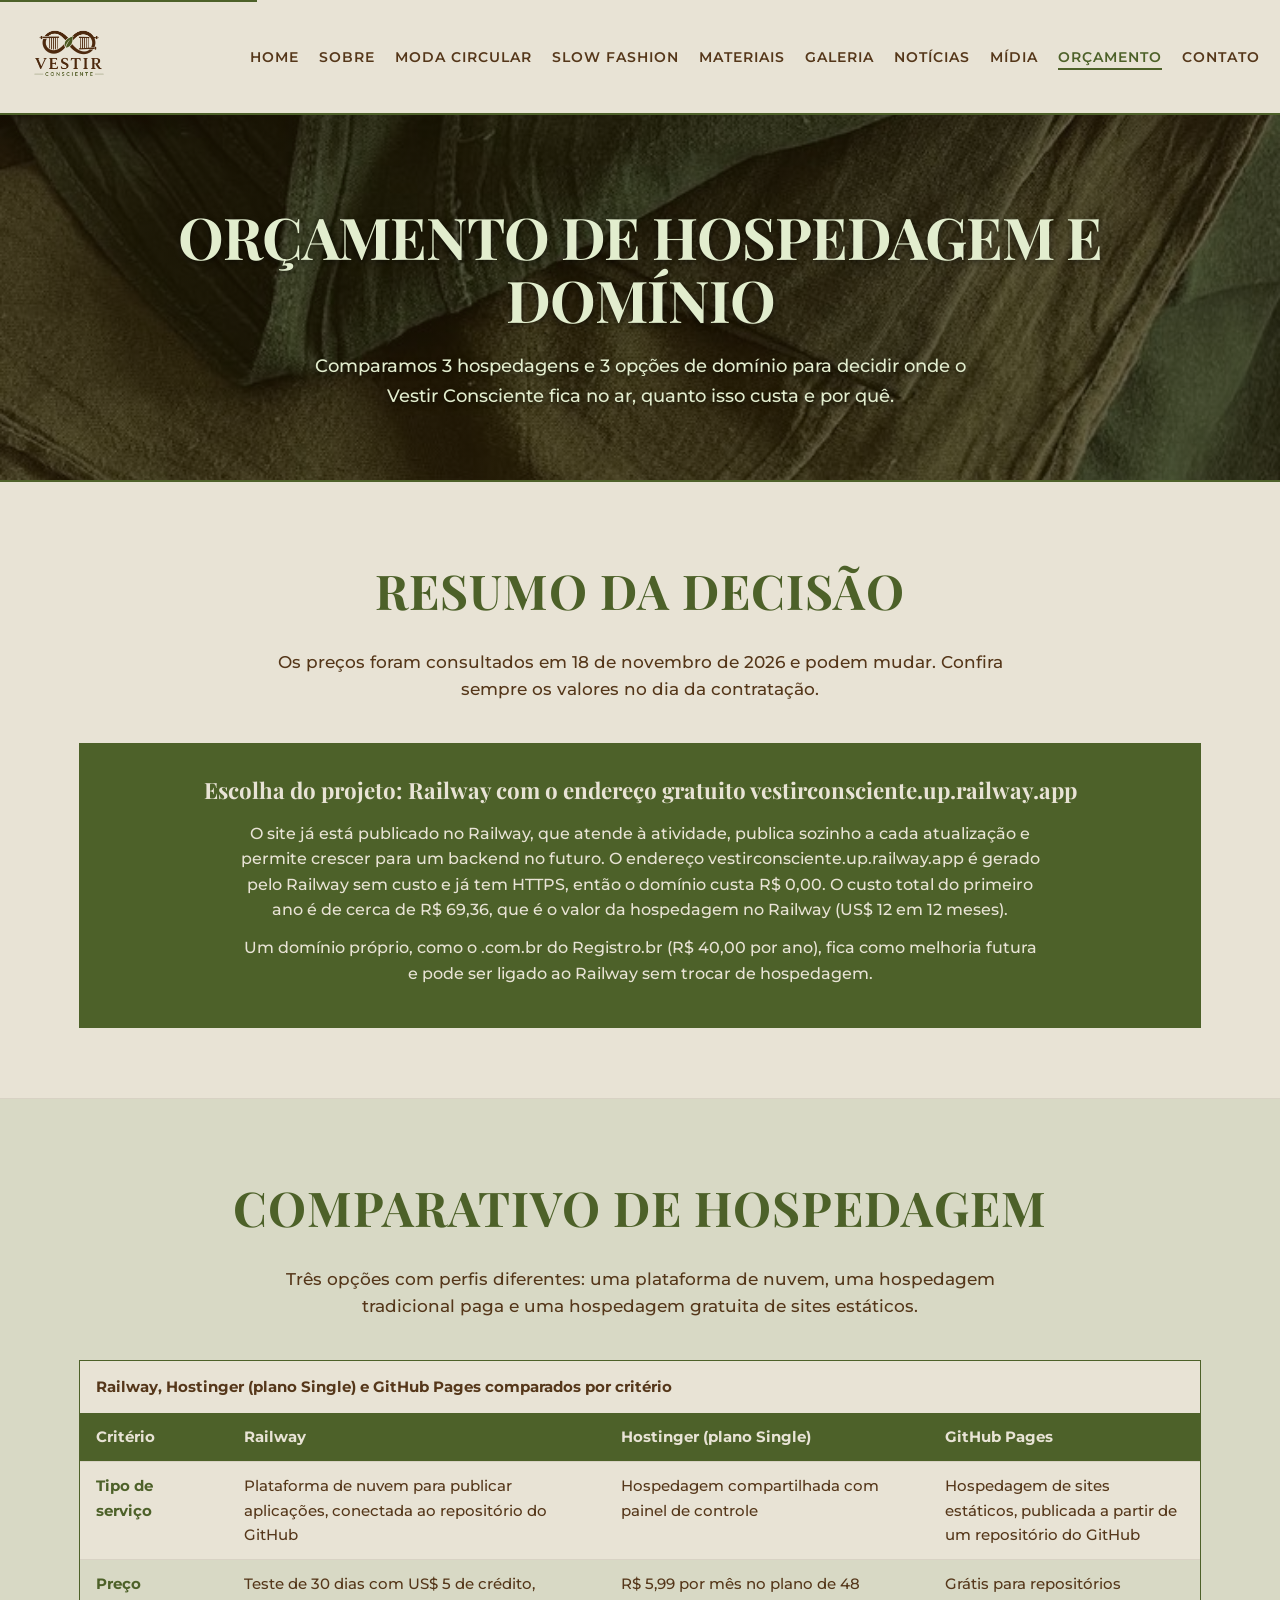
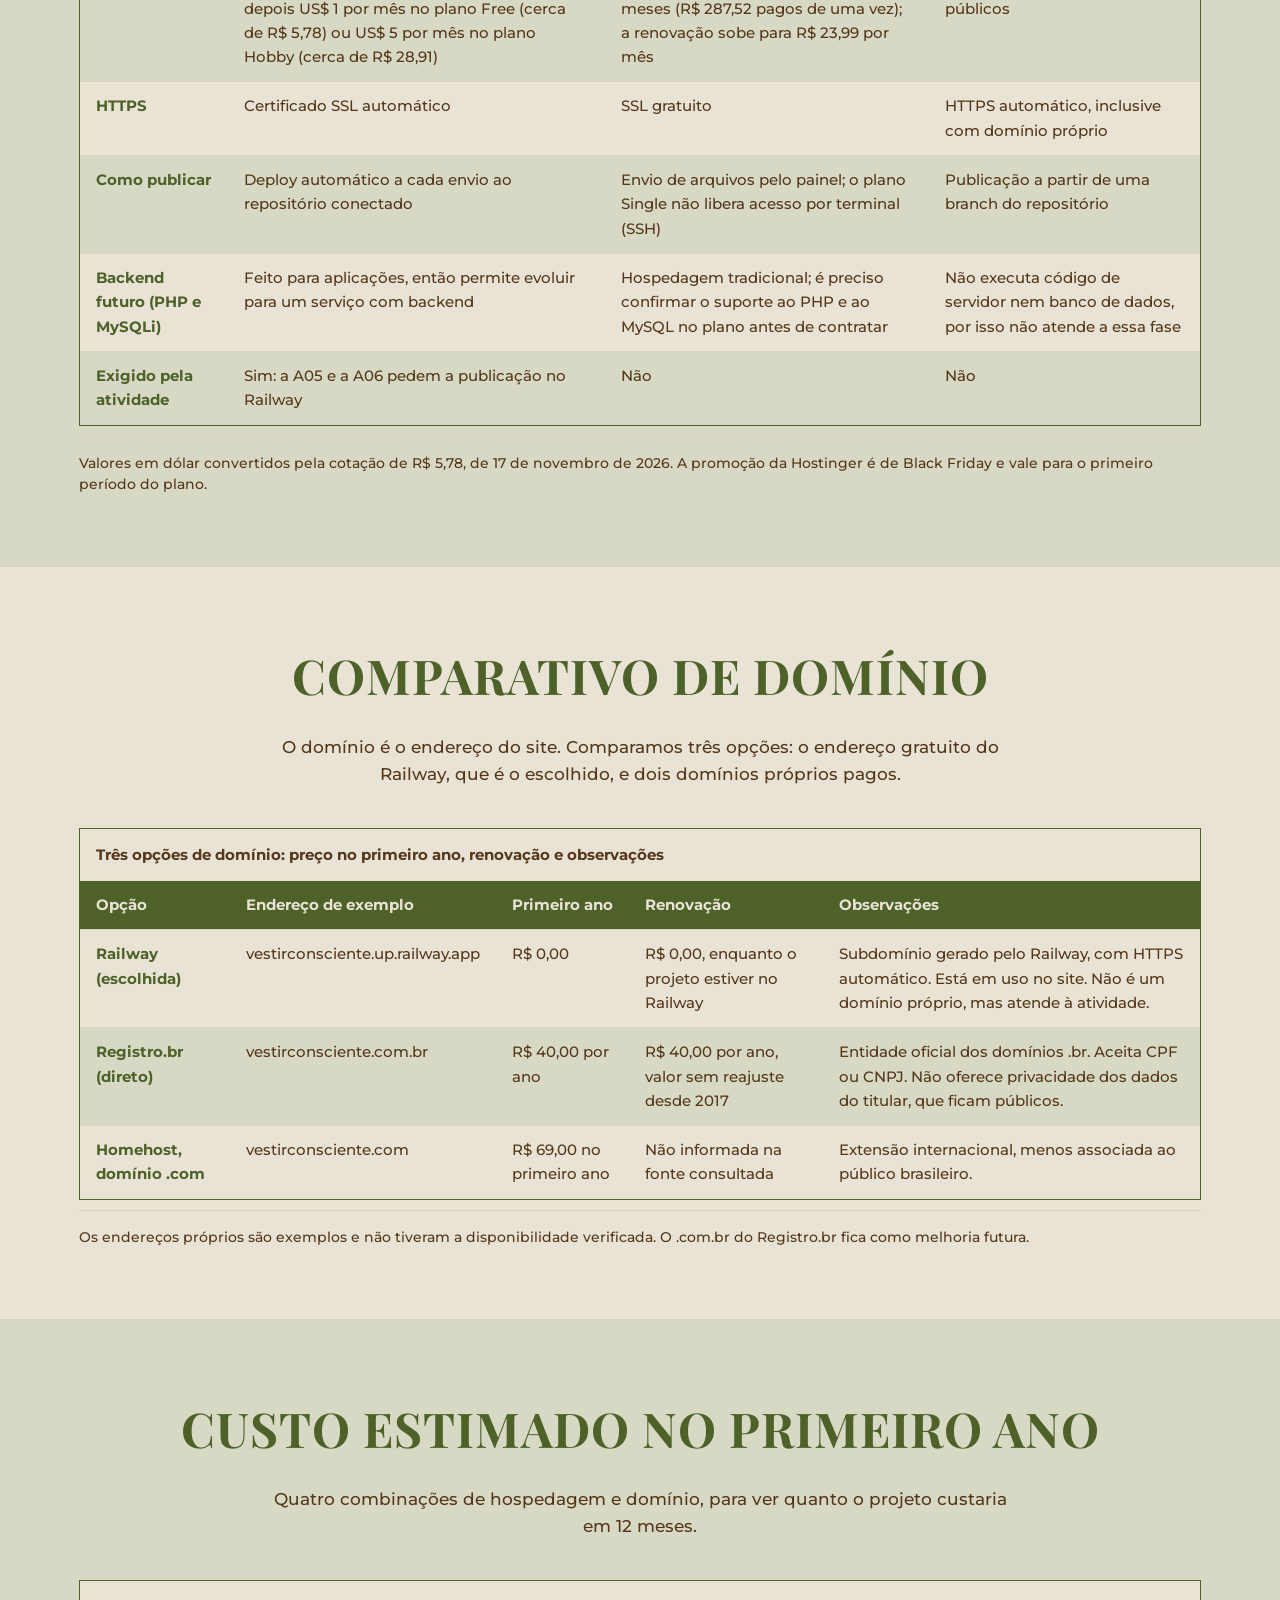
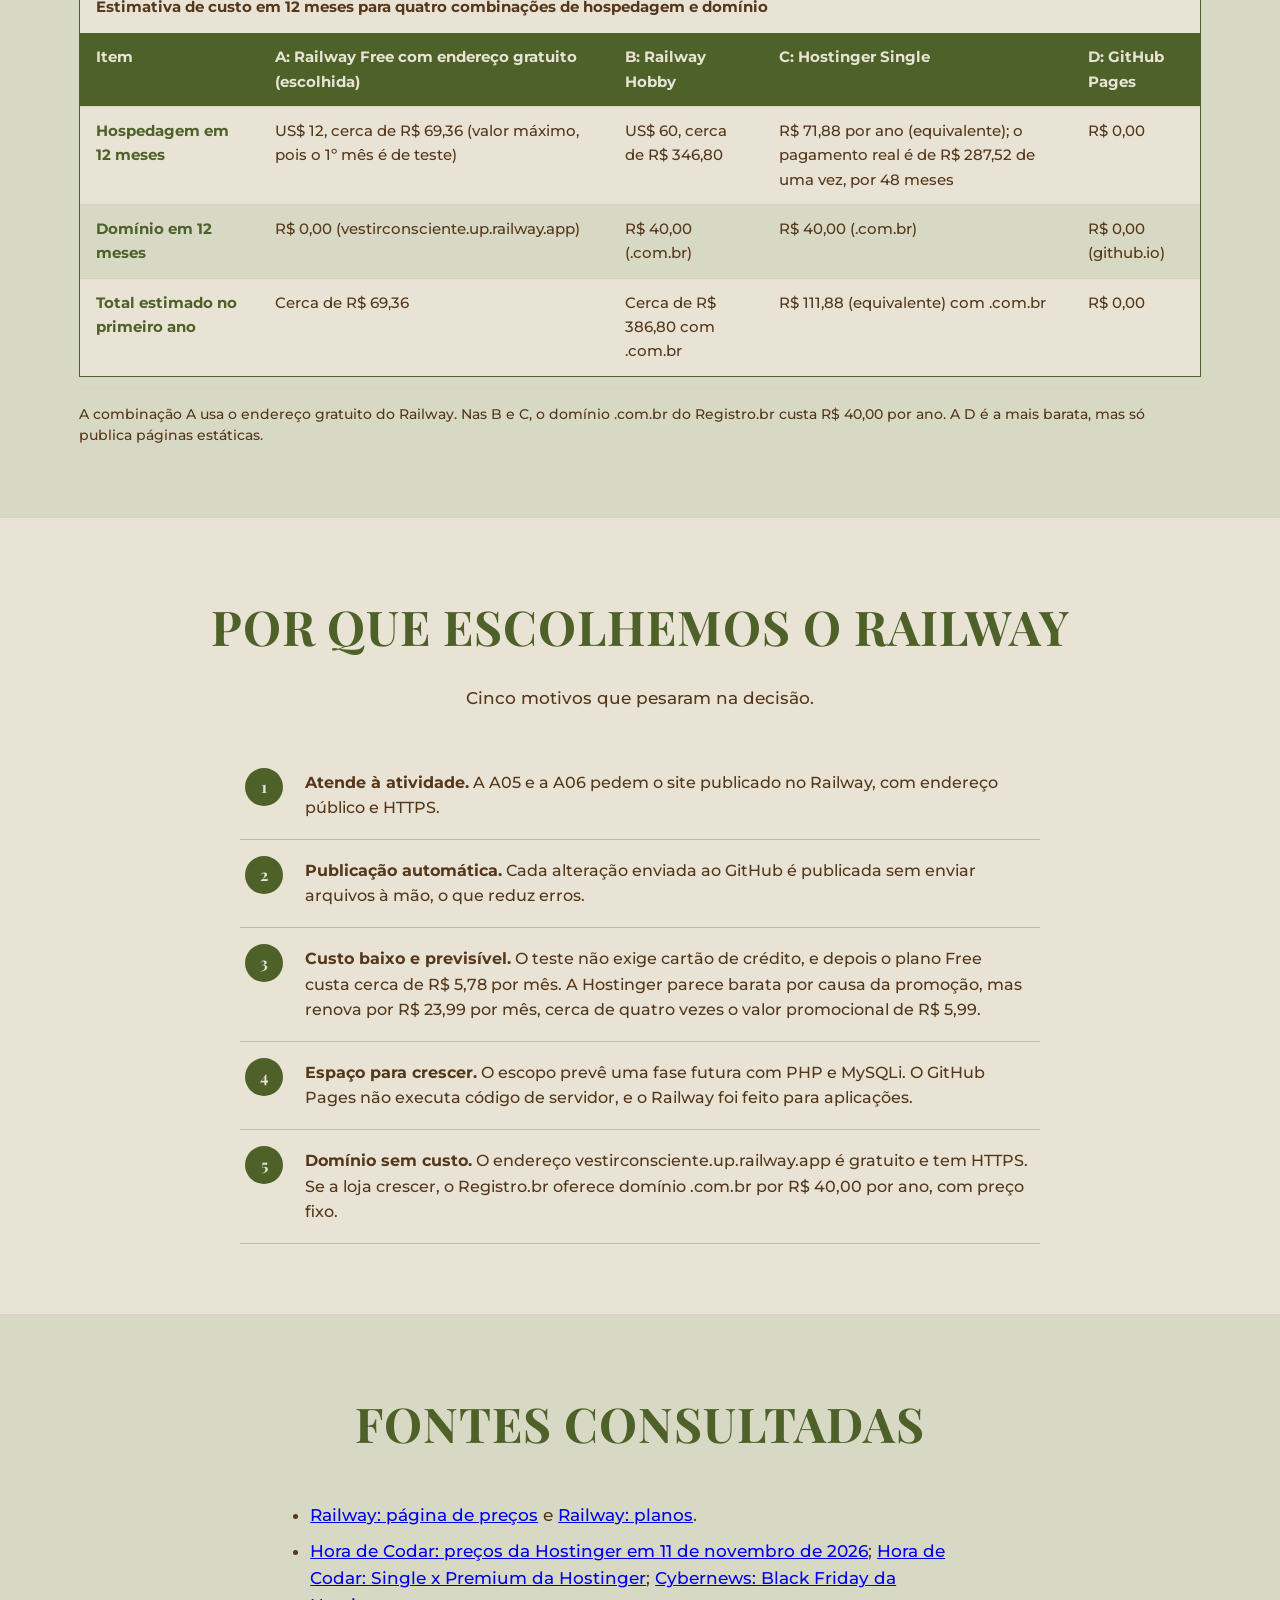
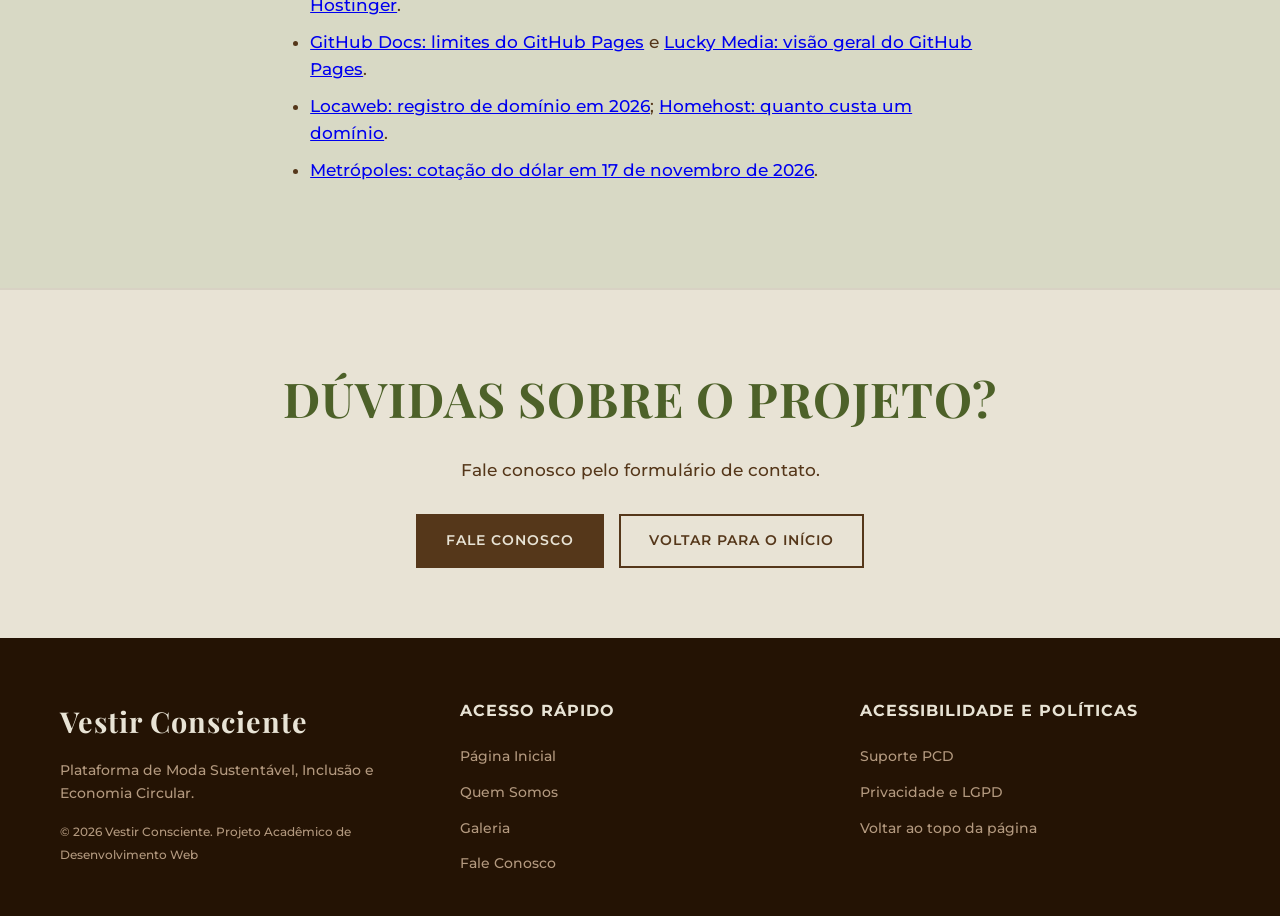
<file: orcamento_hospedagem.html>
<!DOCTYPE html>
<html lang="pt-BR">
<head>
    <meta charset="UTF-8">
    <meta name="viewport" content="width=device-width, initial-scale=1.0">
    <link rel="icon" href="favicon.ico" sizes="48x48">
    <link rel="icon" type="image/png" sizes="32x32" href="images/favicon-32.png">
    <link rel="apple-touch-icon" href="images/apple-touch-icon.png">
    <title>Orçamento de Hospedagem e Domínio: Comparativo e Escolha do Projeto | Vestir Consciente</title>
    <meta name="description" content="Relatório comparativo de 3 hospedagens (Railway, Hostinger e GitHub Pages) e 3 opções de domínio, com preços, custo estimado por ano e a justificativa da escolha do projeto.">
    <!--Fontes (Google Fonts)-->
    <link rel="preconnect" href="https://fonts.googleapis.com">
    <link rel="preconnect" href="https://fonts.gstatic.com" crossorigin>
    <link href="https://fonts.googleapis.com/css2?family=Montserrat:wght@500;600;700&amp;family=Playfair+Display:wght@400;700&amp;display=swap" rel="stylesheet">
    <!--CSS Externo-->
    <link rel="stylesheet" href="css/style.css">
</head>
<body id="top">
    <!--Link de atalho para leitores de tela e navegação por teclado-->
    <a href="#main-content" class="skip-link">Ir para o conteúdo principal</a>
    <!--Cabeçalho-->
    <header>
        <div class="header-container">
            <!--Logo-->
            <a href="index.html" class="logo-link" aria-label="Vestir Consciente | Página Inicial">
                <img width="360" height="240" src="images/logo-vestirconsciente.png" alt="Logo Vestir Consciente: Tear Afegão representando a moda circular com uma folha verde no centro" class="logo-img">
            </a>
            <!--Navegação Principal-->
            <nav aria-label="Navegação Principal" id="main-nav">
                <ul class="nav-list">
                    <li><a href="index.html">Home</a></li>
                    <li><a href="sobre.html">Sobre</a></li>
                    <li><a href="modacircular.html">Moda Circular</a></li>
                    <li><a href="slowfashion.html">Slow Fashion</a></li>
                    <li><a href="materiais.html">Materiais</a></li>
                    <li><a href="galeria.html">Galeria</a></li>
                    <li><a href="noticias.html">Notícias</a></li>
                    <li><a href="midia.html">Mídia</a></li>
                    <li><a href="orcamento_hospedagem.html" aria-current="page" class="active">Orçamento</a></li>
                    <li><a href="contato.html">Contato</a></li>
                </ul>
            </nav>
        </div>
    </header>
    <!--Conteúdo Principal-->
    <main id="main-content" tabindex="-1">
        <!--Campo de Abertura da Página-->
        <section class="page-hero page-hero--imagem page-hero--orcamento" aria-labelledby="page-title">
            <div class="container">
                <h1 id="page-title">Orçamento de Hospedagem e Domínio</h1>
                <p class="hero-text">
                    Comparamos 3 hospedagens e 3 opções de domínio para decidir onde o Vestir Consciente fica no ar, quanto isso custa e por quê.
                </p>
            </div>
        </section>
        <!--Campo de Resumo da Decisão-->
        <section id="resumo" class="content-section" aria-labelledby="resumo-title">
            <div class="container">
                <h2 id="resumo-title">Resumo da Decisão</h2>
                <p class="section-intro">Os preços foram consultados em 18 de novembro de 2026 e podem mudar. Confira sempre os valores no dia da contratação.</p>
                <div class="fact-box">
                    <h3>Escolha do projeto: Railway com o endereço gratuito vestirconsciente.up.railway.app</h3>
                    <p>O site já está publicado no Railway, que atende à atividade, publica sozinho a cada atualização e permite crescer para um backend no futuro. O endereço vestirconsciente.up.railway.app é gerado pelo Railway sem custo e já tem HTTPS, então o domínio custa R$ 0,00. O custo total do primeiro ano é de cerca de R$ 69,36, que é o valor da hospedagem no Railway (US$ 12 em 12 meses).</p>
                    <p>Um domínio próprio, como o .com.br do Registro.br (R$ 40,00 por ano), fica como melhoria futura e pode ser ligado ao Railway sem trocar de hospedagem.</p>
                </div>
            </div>
        </section>
        <!--Campo do Comparativo de Hospedagem-->
        <section id="hospedagem" class="content-section content-section--alt" aria-labelledby="hospedagem-title">
            <div class="container">
                <h2 id="hospedagem-title">Comparativo de Hospedagem</h2>
                <p class="section-intro">Três opções com perfis diferentes: uma plataforma de nuvem, uma hospedagem tradicional paga e uma hospedagem gratuita de sites estáticos.</p>
                <div class="tabela-rolavel" role="region" aria-labelledby="hospedagem-title" tabindex="0">
                    <table class="tabela-materiais tabela-orcamento">
                        <caption>Railway, Hostinger (plano Single) e GitHub Pages comparados por critério</caption>
                        <thead>
                            <tr>
                                <th scope="col">Critério</th>
                                <th scope="col">Railway</th>
                                <th scope="col">Hostinger (plano Single)</th>
                                <th scope="col">GitHub Pages</th>
                            </tr>
                        </thead>
                        <tbody>
                            <tr>
                                <th scope="row">Tipo de serviço</th>
                                <td>Plataforma de nuvem para publicar aplicações, conectada ao repositório do GitHub</td>
                                <td>Hospedagem compartilhada com painel de controle</td>
                                <td>Hospedagem de sites estáticos, publicada a partir de um repositório do GitHub</td>
                            </tr>
                            <tr>
                                <th scope="row">Preço</th>
                                <td>Teste de 30 dias com US$ 5 de crédito, depois US$ 1 por mês no plano Free (cerca de R$ 5,78) ou US$ 5 por mês no plano Hobby (cerca de R$ 28,91)</td>
                                <td>R$ 5,99 por mês no plano de 48 meses (R$ 287,52 pagos de uma vez); a renovação sobe para R$ 23,99 por mês</td>
                                <td>Grátis para repositórios públicos</td>
                            </tr>
                            <tr>
                                <th scope="row">HTTPS</th>
                                <td>Certificado SSL automático</td>
                                <td>SSL gratuito</td>
                                <td>HTTPS automático, inclusive com domínio próprio</td>
                            </tr>
                            <tr>
                                <th scope="row">Como publicar</th>
                                <td>Deploy automático a cada envio ao repositório conectado</td>
                                <td>Envio de arquivos pelo painel; o plano Single não libera acesso por terminal (SSH)</td>
                                <td>Publicação a partir de uma branch do repositório</td>
                            </tr>
                            <tr>
                                <th scope="row">Backend futuro (PHP e MySQLi)</th>
                                <td>Feito para aplicações, então permite evoluir para um serviço com backend</td>
                                <td>Hospedagem tradicional; é preciso confirmar o suporte ao PHP e ao MySQL no plano antes de contratar</td>
                                <td>Não executa código de servidor nem banco de dados, por isso não atende a essa fase</td>
                            </tr>
                            <tr>
                                <th scope="row">Exigido pela atividade</th>
                                <td>Sim: a A05 e a A06 pedem a publicação no Railway</td>
                                <td>Não</td>
                                <td>Não</td>
                            </tr>
                        </tbody>
                    </table>
                </div>
                <p class="fonte">Valores em dólar convertidos pela cotação de R$ 5,78, de 17 de novembro de 2026. A promoção da Hostinger é de Black Friday e vale para o primeiro período do plano.</p>
            </div>
        </section>
        <!--Campo do Comparativo de Domínio-->
        <section id="dominio" class="content-section" aria-labelledby="dominio-title">
            <div class="container">
                <h2 id="dominio-title">Comparativo de Domínio</h2>
                <p class="section-intro">O domínio é o endereço do site. Comparamos três opções: o endereço gratuito do Railway, que é o escolhido, e dois domínios próprios pagos.</p>
                <div class="tabela-rolavel" role="region" aria-labelledby="dominio-title" tabindex="0">
                    <table class="tabela-materiais tabela-orcamento">
                        <caption>Três opções de domínio: preço no primeiro ano, renovação e observações</caption>
                        <thead>
                            <tr>
                                <th scope="col">Opção</th>
                                <th scope="col">Endereço de exemplo</th>
                                <th scope="col">Primeiro ano</th>
                                <th scope="col">Renovação</th>
                                <th scope="col">Observações</th>
                            </tr>
                        </thead>
                        <tbody>
                            <tr>
                                <th scope="row">Railway (escolhida)</th>
                                <td>vestirconsciente.up.railway.app</td>
                                <td>R$ 0,00</td>
                                <td>R$ 0,00, enquanto o projeto estiver no Railway</td>
                                <td>Subdomínio gerado pelo Railway, com HTTPS automático. Está em uso no site. Não é um domínio próprio, mas atende à atividade.</td>
                            </tr>
                            <tr>
                                <th scope="row">Registro.br (direto)</th>
                                <td>vestirconsciente.com.br</td>
                                <td>R$ 40,00 por ano</td>
                                <td>R$ 40,00 por ano, valor sem reajuste desde 2017</td>
                                <td>Entidade oficial dos domínios .br. Aceita CPF ou CNPJ. Não oferece privacidade dos dados do titular, que ficam públicos.</td>
                            </tr>
                            <tr>
                                <th scope="row">Homehost, domínio .com</th>
                                <td>vestirconsciente.com</td>
                                <td>R$ 69,00 no primeiro ano</td>
                                <td>Não informada na fonte consultada</td>
                                <td>Extensão internacional, menos associada ao público brasileiro.</td>
                            </tr>
                        </tbody>
                    </table>
                </div>
                <p class="fonte">Os endereços próprios são exemplos e não tiveram a disponibilidade verificada. O .com.br do Registro.br fica como melhoria futura.</p>
            </div>
        </section>
        <!--Campo de Custos-->
        <section id="custos" class="content-section content-section--alt" aria-labelledby="custos-title">
            <div class="container">
                <h2 id="custos-title">Custo Estimado no Primeiro Ano</h2>
                <p class="section-intro">Quatro combinações de hospedagem e domínio, para ver quanto o projeto custaria em 12 meses.</p>
                <div class="tabela-rolavel" role="region" aria-labelledby="custos-title" tabindex="0">
                    <table class="tabela-materiais tabela-orcamento">
                        <caption>Estimativa de custo em 12 meses para quatro combinações de hospedagem e domínio</caption>
                        <thead>
                            <tr>
                                <th scope="col">Item</th>
                                <th scope="col">A: Railway Free com endereço gratuito (escolhida)</th>
                                <th scope="col">B: Railway Hobby</th>
                                <th scope="col">C: Hostinger Single</th>
                                <th scope="col">D: GitHub Pages</th>
                            </tr>
                        </thead>
                        <tbody>
                            <tr>
                                <th scope="row">Hospedagem em 12 meses</th>
                                <td>US$ 12, cerca de R$ 69,36 (valor máximo, pois o 1º mês é de teste)</td>
                                <td>US$ 60, cerca de R$ 346,80</td>
                                <td>R$ 71,88 por ano (equivalente); o pagamento real é de R$ 287,52 de uma vez, por 48 meses</td>
                                <td>R$ 0,00</td>
                            </tr>
                            <tr>
                                <th scope="row">Domínio em 12 meses</th>
                                <td>R$ 0,00 (vestirconsciente.up.railway.app)</td>
                                <td>R$ 40,00 (.com.br)</td>
                                <td>R$ 40,00 (.com.br)</td>
                                <td>R$ 0,00 (github.io)</td>
                            </tr>
                            <tr>
                                <th scope="row">Total estimado no primeiro ano</th>
                                <td>Cerca de R$ 69,36</td>
                                <td>Cerca de R$ 386,80 com .com.br</td>
                                <td>R$ 111,88 (equivalente) com .com.br</td>
                                <td>R$ 0,00</td>
                            </tr>
                        </tbody>
                    </table>
                </div>
                <p class="fonte">A combinação A usa o endereço gratuito do Railway. Nas B e C, o domínio .com.br do Registro.br custa R$ 40,00 por ano. A D é a mais barata, mas só publica páginas estáticas.</p>
            </div>
        </section>
        <!--Campo de Justificativa-->
        <section id="justificativa" class="content-section" aria-labelledby="justificativa-title">
            <div class="container">
                <h2 id="justificativa-title">Por Que Escolhemos o Railway</h2>
                <p class="section-intro">Cinco motivos que pesaram na decisão.</p>
                <ol class="goals-list">
                    <li><strong>Atende à atividade.</strong> A A05 e a A06 pedem o site publicado no Railway, com endereço público e HTTPS.</li>
                    <li><strong>Publicação automática.</strong> Cada alteração enviada ao GitHub é publicada sem enviar arquivos à mão, o que reduz erros.</li>
                    <li><strong>Custo baixo e previsível.</strong> O teste não exige cartão de crédito, e depois o plano Free custa cerca de R$ 5,78 por mês. A Hostinger parece barata por causa da promoção, mas renova por R$ 23,99 por mês, cerca de quatro vezes o valor promocional de R$ 5,99.</li>
                    <li><strong>Espaço para crescer.</strong> O escopo prevê uma fase futura com PHP e MySQLi. O GitHub Pages não executa código de servidor, e o Railway foi feito para aplicações.</li>
                    <li><strong>Domínio sem custo.</strong> O endereço vestirconsciente.up.railway.app é gratuito e tem HTTPS. Se a loja crescer, o Registro.br oferece domínio .com.br por R$ 40,00 por ano, com preço fixo.</li>
                </ol>
            </div>
        </section>
        <!--Campo de Fontes-->
        <section id="fontes" class="content-section content-section--alt" aria-labelledby="fontes-title">
            <div class="container">
                <h2 id="fontes-title">Fontes Consultadas</h2>
                <ul class="inclusion-list">
                    <li><a href="https://railway.com/pricing">Railway: página de preços</a> e <a href="https://docs.railway.com/pricing/plans">Railway: planos</a>.</li>
                    <li><a href="https://horadecodar.com.br/?p=49385">Hora de Codar: preços da Hostinger em 11 de novembro de 2026</a>; <a href="https://horadecodar.com.br/?p=49312">Hora de Codar: Single x Premium da Hostinger</a>; <a href="https://cybernews.com/br/black-friday/ofertas-de-black-friday-do-hostinger-2026/">Cybernews: Black Friday da Hostinger</a>.</li>
                    <li><a href="https://docs.github.com/en/pages/getting-started-with-github-pages/github-pages-limits">GitHub Docs: limites do GitHub Pages</a> e <a href="https://www.luckymedia.dev/insights/github-pages">Lucky Media: visão geral do GitHub Pages</a>.</li>
                    <li><a href="https://www.locaweb.com.br/blog/produtos/registro-de-dominio/registro-de-dominio-importancia-para-empresas/">Locaweb: registro de domínio em 2026</a>; <a href="https://www.homehost.com.br/blog/registro-de-dominios/quanto-custa-um-dominio">Homehost: quanto custa um domínio</a>.</li>
                    <li><a href="https://www.metropoles.com/brasil/dolar-ibovespa-bolsa-17-novembro">Metrópoles: cotação do dólar em 17 de novembro de 2026</a>.</li>
                </ul>
            </div>
        </section>
        <!--Campo de Chamada para Ação-->
        <section class="cta-section" aria-labelledby="cta-title">
            <div class="container">
                <h2 id="cta-title">Dúvidas sobre o Projeto?</h2>
                <p>Fale conosco pelo formulário de contato.</p>
                <div class="hero-buttons">
                    <a href="contato.html" class="btn btn-primary">Fale Conosco</a>
                    <a href="index.html" class="btn btn-secondary">Voltar para o Início</a>
                </div>
            </div>
        </section>
    </main>
    <!--Rodapé-->
    <footer>
        <div class="footer-container">
            <div class="footer-col">
                <h2 class="footer-brand">Vestir Consciente</h2>
                <p>Plataforma de Moda Sustentável, Inclusão e Economia Circular.</p>
                <p><small>&copy; 2026 Vestir Consciente. Projeto Acadêmico de Desenvolvimento Web</small></p>
            </div>
            <div class="footer-col">
                <h3>Acesso Rápido</h3>
                <ul>
                    <li><a href="index.html">Página Inicial</a></li>
                    <li><a href="sobre.html">Quem Somos</a></li>
                    <li><a href="galeria.html">Galeria</a></li>
                    <li><a href="contato.html">Fale Conosco</a></li>
                </ul>
            </div>
            <div class="footer-col">
                <h3>Acessibilidade e Políticas</h3>
                <ul>
                    <li><a href="contato.html#acessibilidade">Suporte PCD</a></li>
                    <li><a href="contato.html#privacidade">Privacidade e LGPD</a></li>
                    <li><a href="#top">Voltar ao topo da página</a></li>
                </ul>
            </div>
        </div>
    </footer>
</body>
</html>
</file>
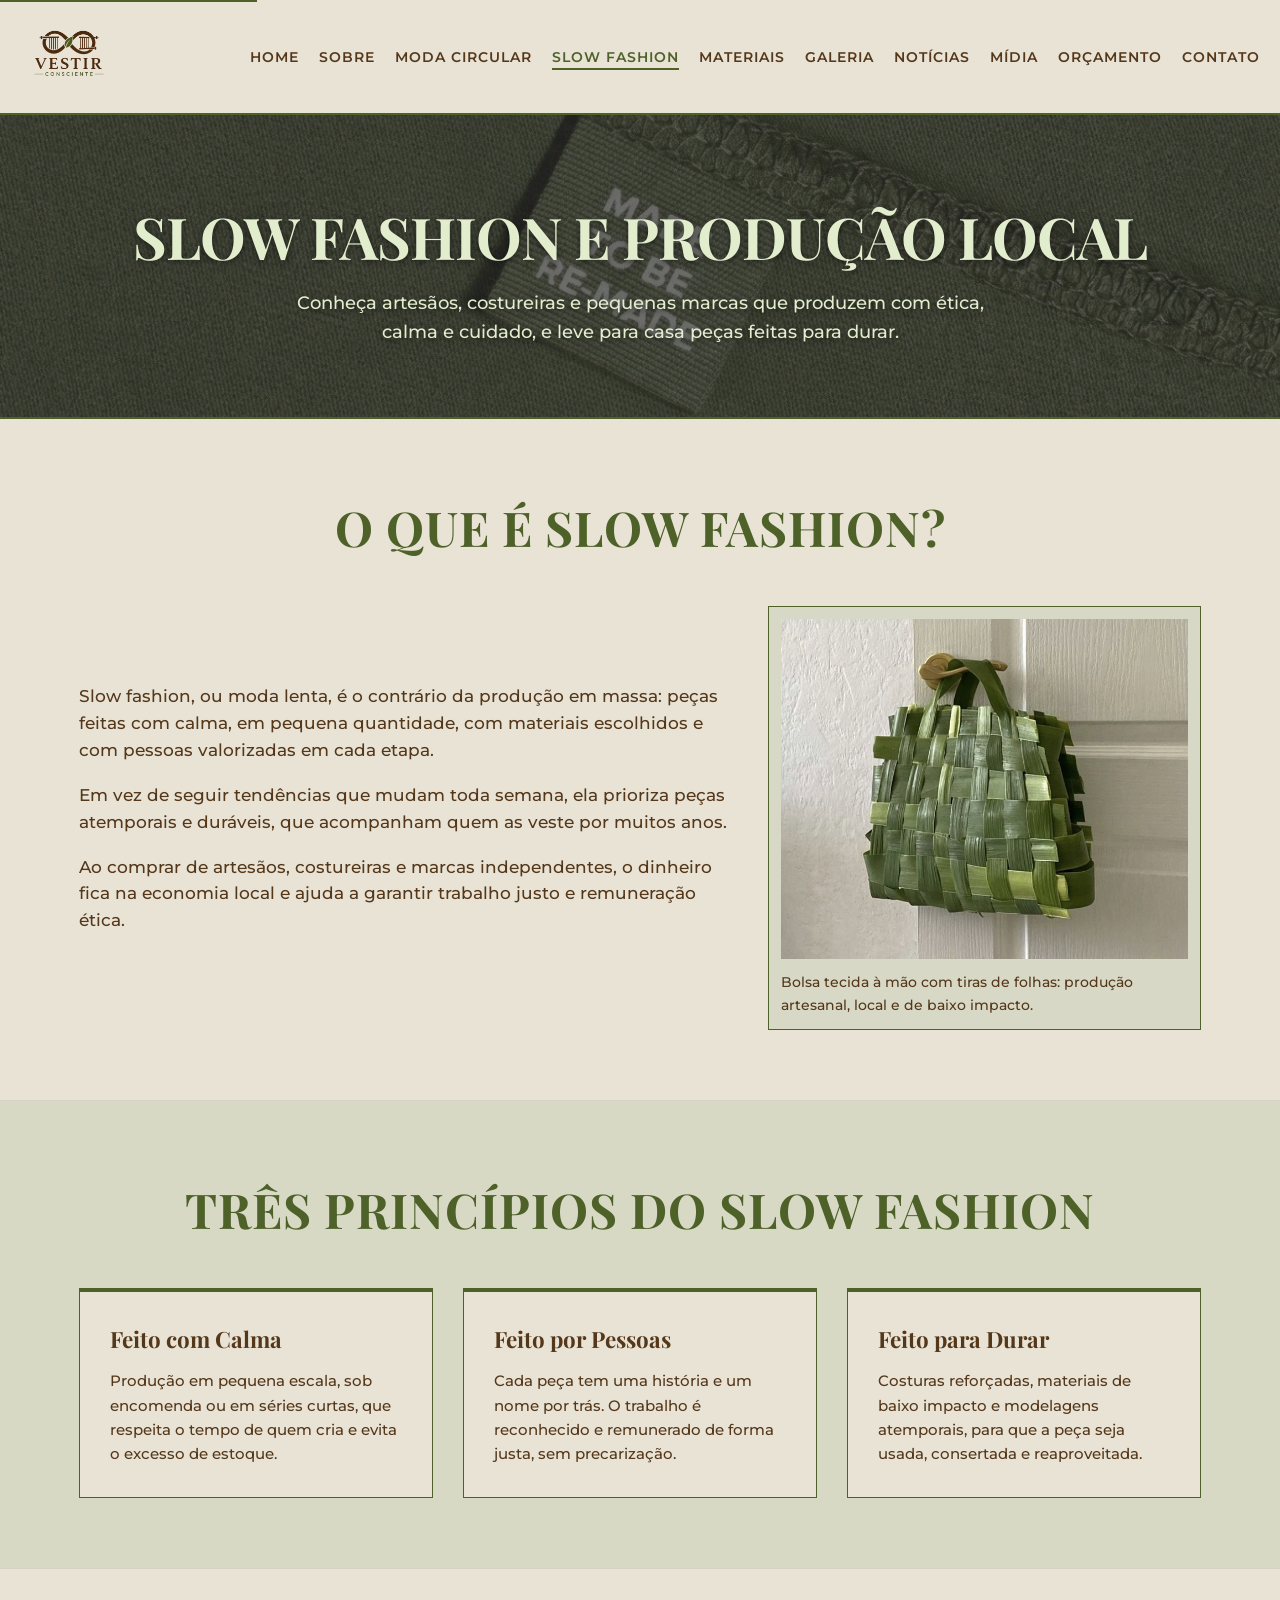
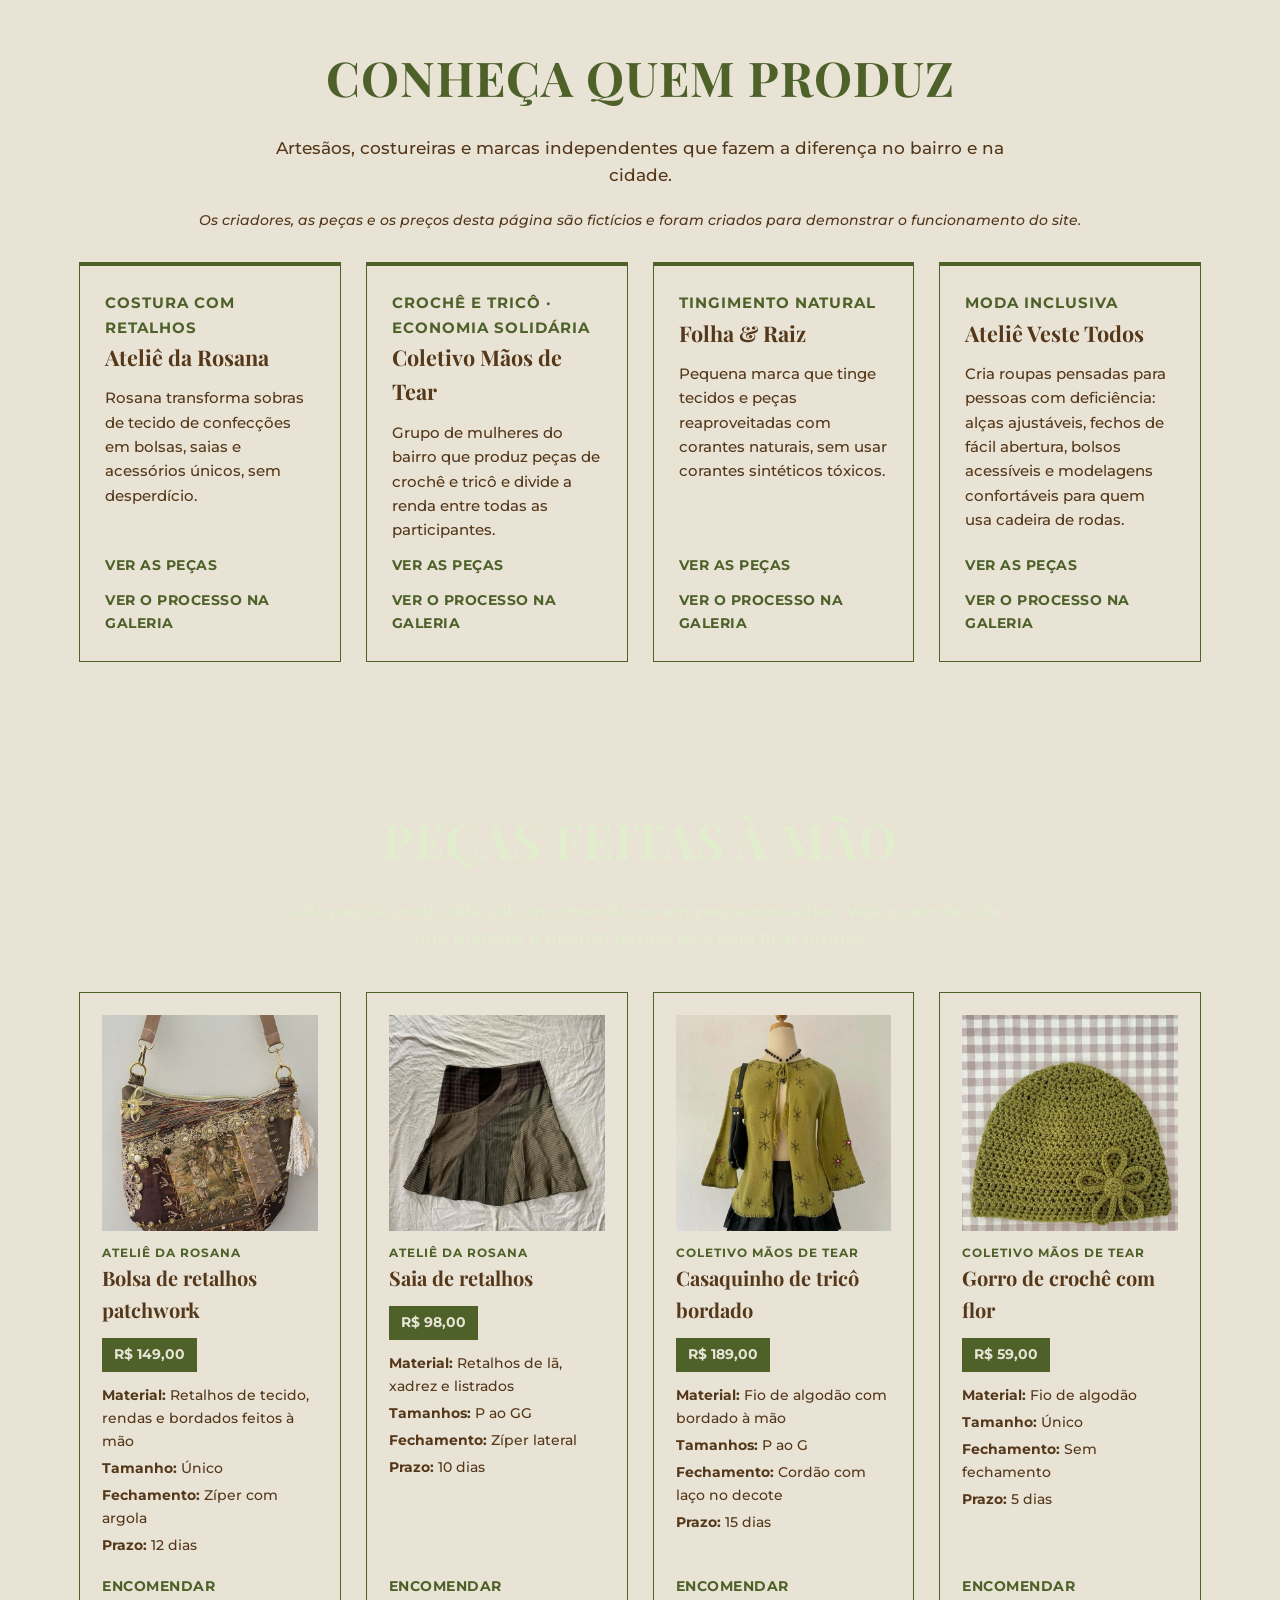
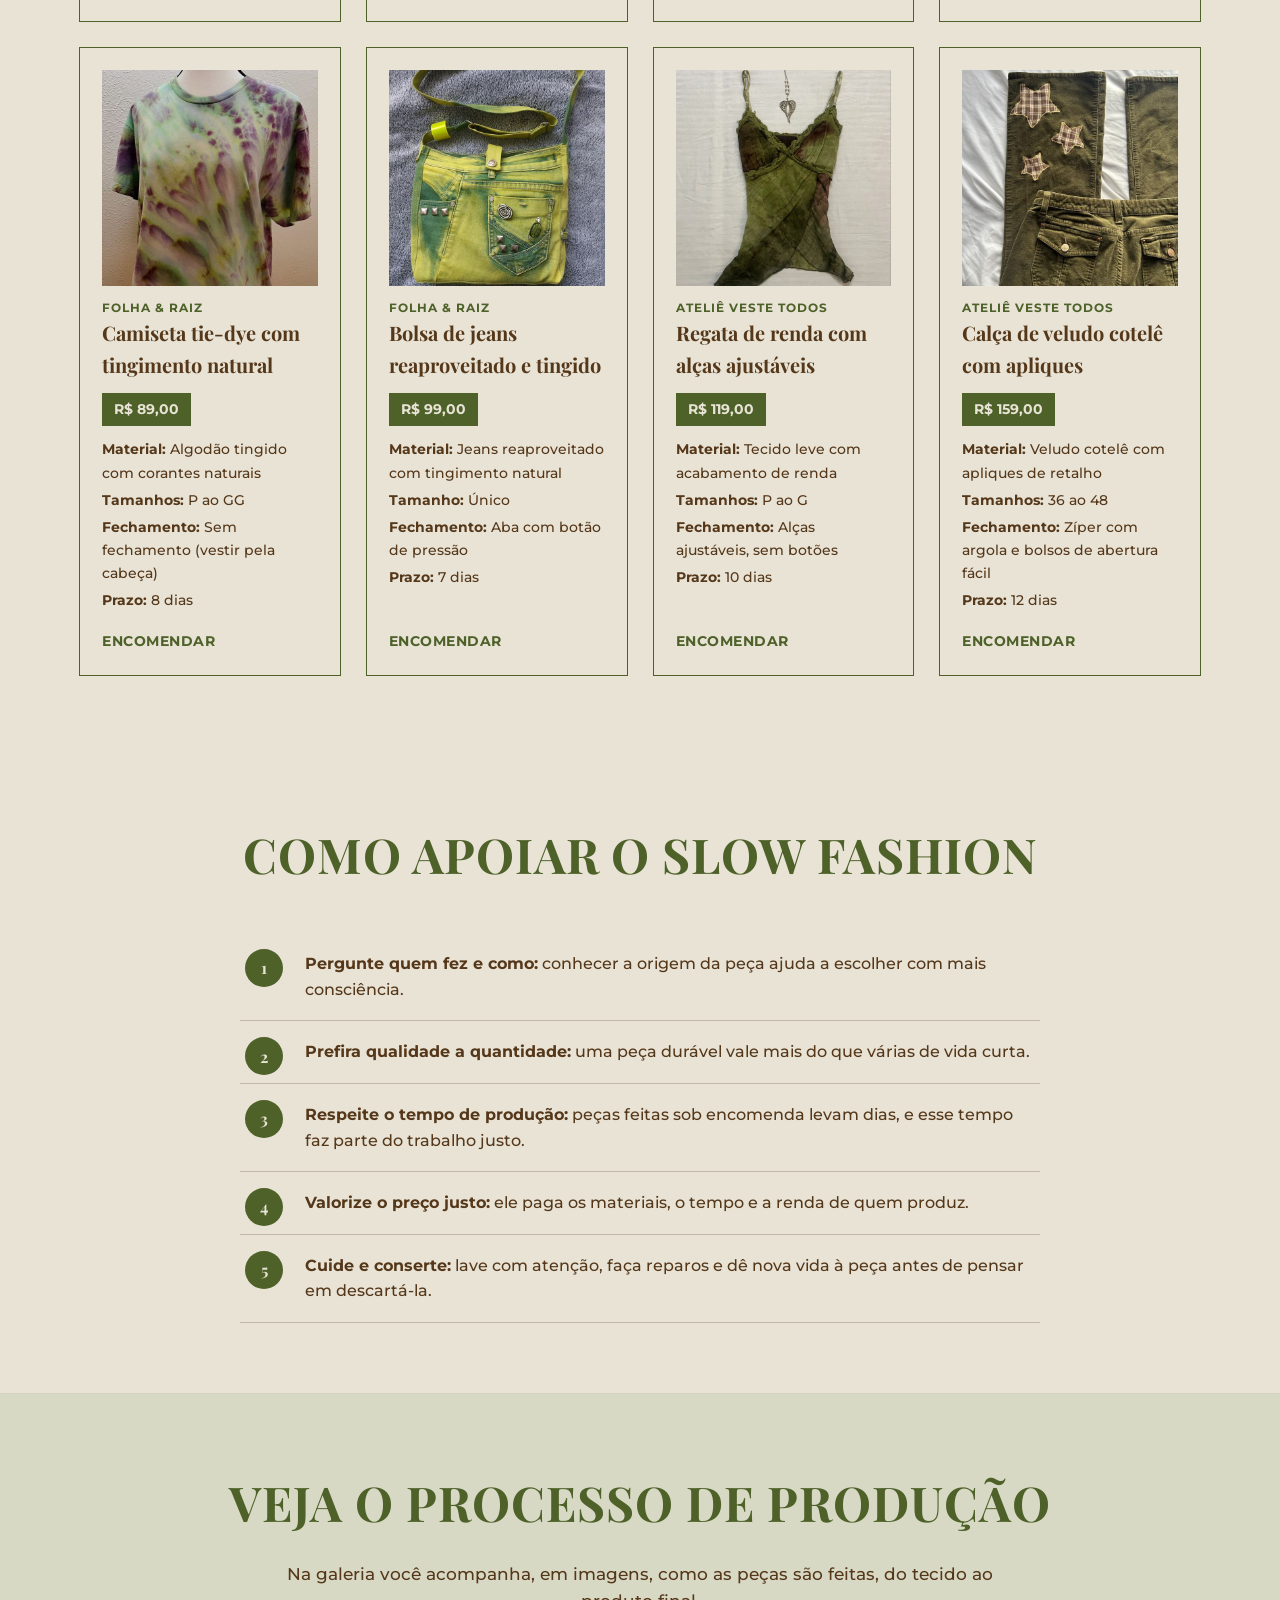
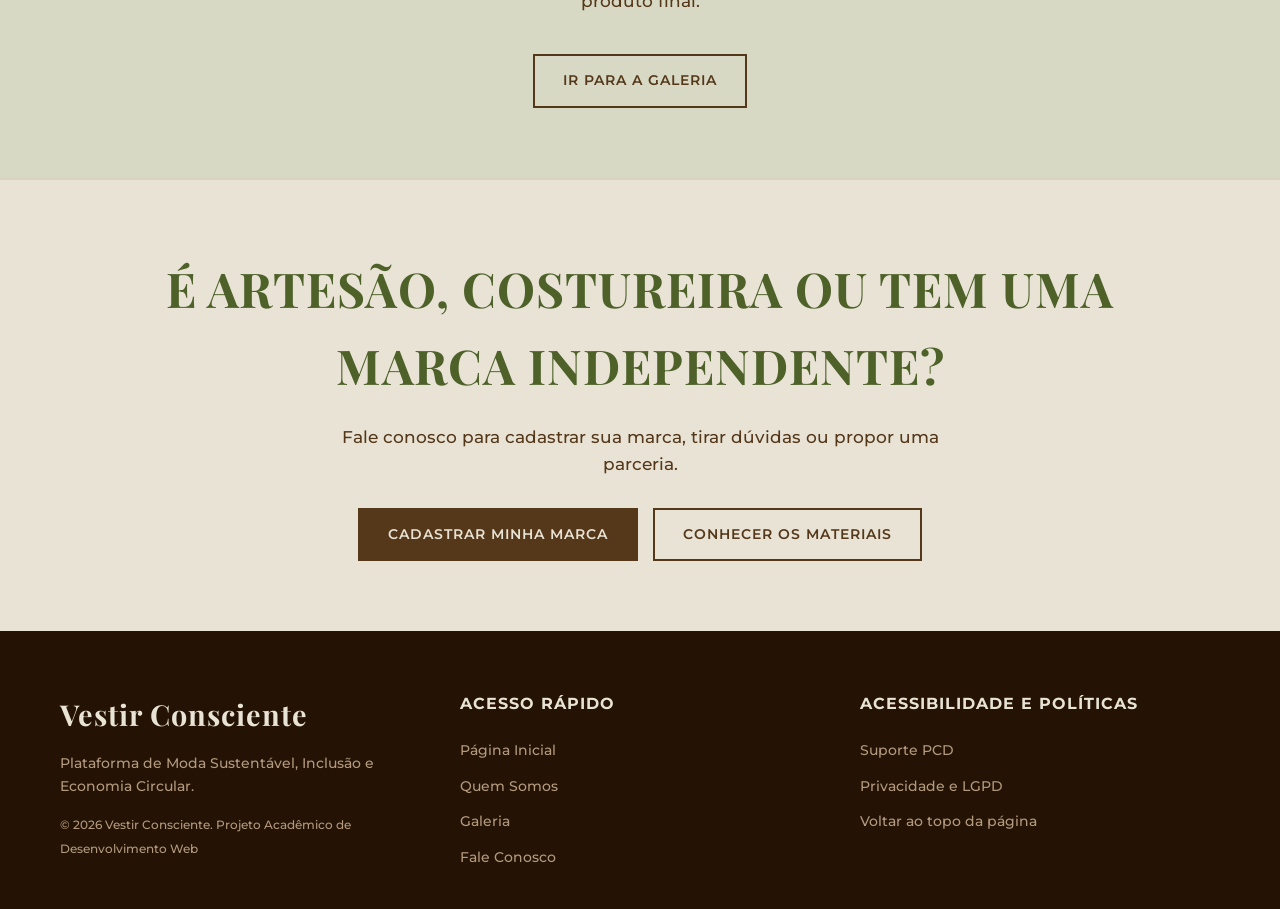
<file: slowfashion.html>
<!DOCTYPE html>
<html lang="pt-BR">
<head>
    <meta charset="UTF-8">
    <meta name="viewport" content="width=device-width, initial-scale=1.0">
    <link rel="icon" href="favicon.ico" sizes="48x48">
    <link rel="icon" type="image/png" sizes="32x32" href="images/favicon-32.png">
    <link rel="apple-touch-icon" href="images/apple-touch-icon.png">
    <title>Slow Fashion e Produção Local - Artesãos, Costureiras e Marcas Independentes | Vestir Consciente</title>
    <meta name="description" content="Conheça artesãos, costureiras e pequenas marcas de slow fashion e compre peças feitas à mão, com trabalho justo, produção local e materiais de baixo impacto.">
    <!--Fontes (Google Fonts)-->
    <link rel="preconnect" href="https://fonts.googleapis.com">
    <link rel="preconnect" href="https://fonts.gstatic.com" crossorigin>
    <link href="https://fonts.googleapis.com/css2?family=Montserrat:wght@500;600;700&amp;family=Playfair+Display:wght@400;700&amp;display=swap" rel="stylesheet">
    <!--CSS Externo-->
    <link rel="stylesheet" href="css/style.css">
</head>
<body id="top">
    <!--Link de atalho para leitores de tela e navegação por teclado-->
    <a href="#main-content" class="skip-link">Ir para o conteúdo principal</a>
    <!--Cabeçalho-->
    <header>
        <div class="header-container">
            <!--Logo-->
            <a href="index.html" class="logo-link" aria-label="Vestir Consciente | Página Inicial">
                <img width="360" height="240" src="images/logo-vestirconsciente.png" alt="Logo Vestir Consciente: Tear Afegão representando a moda circular com uma folha verde no centro" class="logo-img">
            </a>
            <!--Navegação Principal-->
            <nav aria-label="Navegação Principal" id="main-nav">
                <ul class="nav-list">
                    <li><a href="index.html">Home</a></li>
                    <li><a href="sobre.html">Sobre</a></li>
                    <li><a href="modacircular.html">Moda Circular</a></li>
                    <li><a href="slowfashion.html" aria-current="page" class="active">Slow Fashion</a></li>
                    <li><a href="materiais.html">Materiais</a></li>
                    <li><a href="galeria.html">Galeria</a></li>
                    <li><a href="noticias.html">Notícias</a></li>
                    <li><a href="midia.html">Mídia</a></li>
                    <li><a href="orcamento_hospedagem.html">Orçamento</a></li>
                    <li><a href="contato.html">Contato</a></li>
                </ul>
            </nav>
        </div>
    </header>
    <!--Conteúdo Principal-->
    <main id="main-content" tabindex="-1">
        <!--Campo de Abertura da Página-->
        <section class="page-hero page-hero--imagem page-hero--slowfashion" aria-labelledby="page-title">
            <div class="container">
                <h1 id="page-title">Slow Fashion e Produção Local</h1>
                <p class="hero-text">
                    Conheça artesãos, costureiras e pequenas marcas que produzem com ética, calma e cuidado, e leve para casa peças feitas para durar.
                </p>
            </div>
        </section>
        <!--Campo Explicativo (O que é slow fashion)-->
        <section class="content-section" aria-labelledby="conceito-title">
            <div class="container">
                <h2 id="conceito-title">O Que é Slow Fashion?</h2>
                <div class="split-layout">
                    <div class="text-block">
                        <p>Slow fashion, ou moda lenta, é o contrário da produção em massa: peças feitas com calma, em pequena quantidade, com materiais escolhidos e com pessoas valorizadas em cada etapa.</p>
                        <p>Em vez de seguir tendências que mudam toda semana, ela prioriza peças atemporais e duráveis, que acompanham quem as veste por muitos anos.</p>
                        <p>Ao comprar de artesãos, costureiras e marcas independentes, o dinheiro fica na economia local e ajuda a garantir trabalho justo e remuneração ética.</p>
                    </div>
                    <figure class="photo-figure">
                        <img src="images/slowfashion-bolsa-folhas.jpg" width="736" height="906" alt="Bolsa tecida à mão com tiras largas de folhas verdes, pendurada em uma maçaneta dourada de porta branca">
                        <figcaption>Bolsa tecida à mão com tiras de folhas: produção artesanal, local e de baixo impacto.</figcaption>
                    </figure>
                </div>
            </div>
        </section>
        <!--Campo dos Princípios-->
        <section class="content-section content-section--alt" aria-labelledby="principios-title">
            <div class="container">
                <h2 id="principios-title">Três Princípios do Slow Fashion</h2>
                <div class="info-grid">
                    <article class="info-card">
                        <h3>Feito com Calma</h3>
                        <p>Produção em pequena escala, sob encomenda ou em séries curtas, que respeita o tempo de quem cria e evita o excesso de estoque.</p>
                    </article>
                    <article class="info-card">
                        <h3>Feito por Pessoas</h3>
                        <p>Cada peça tem uma história e um nome por trás. O trabalho é reconhecido e remunerado de forma justa, sem precarização.</p>
                    </article>
                    <article class="info-card">
                        <h3>Feito para Durar</h3>
                        <p>Costuras reforçadas, materiais de baixo impacto e modelagens atemporais, para que a peça seja usada, consertada e reaproveitada.</p>
                    </article>
                </div>
            </div>
        </section>
        <!--Campo dos Criadores-->
        <section id="criadores" class="content-section" aria-labelledby="criadores-title">
            <div class="container">
                <h2 id="criadores-title">Conheça Quem Produz</h2>
                <p class="section-intro">Artesãos, costureiras e marcas independentes que fazem a diferença no bairro e na cidade.</p>
                <p class="note-ficticio">Os criadores, as peças e os preços desta página são fictícios e foram criados para demonstrar o funcionamento do site.</p>
                <div class="criadores-grid">
                    <article class="criador">
                        <header>
                            <p class="criador-meta">Costura com retalhos</p>
                            <h3>Ateliê da Rosana</h3>
                        </header>
                        <p>Rosana transforma sobras de tecido de confecções em bolsas, saias e acessórios únicos, sem desperdício.</p>
                        <p class="criador-links">
                            <a href="#produtos" class="card-link" aria-label="Ver as peças: Ateliê da Rosana">Ver as peças</a>
                            <a href="galeria.html" class="card-link" aria-label="Ver o processo na galeria: Ateliê da Rosana">Ver o processo na galeria</a>
                        </p>
                    </article>
                    <article class="criador">
                        <header>
                            <p class="criador-meta">Crochê e tricô · Economia solidária</p>
                            <h3>Coletivo Mãos de Tear</h3>
                        </header>
                        <p>Grupo de mulheres do bairro que produz peças de crochê e tricô e divide a renda entre todas as participantes.</p>
                        <p class="criador-links">
                            <a href="#produtos" class="card-link" aria-label="Ver as peças: Coletivo Mãos de Tear">Ver as peças</a>
                            <a href="galeria.html" class="card-link" aria-label="Ver o processo na galeria: Coletivo Mãos de Tear">Ver o processo na galeria</a>
                        </p>
                    </article>
                    <article class="criador">
                        <header>
                            <p class="criador-meta">Tingimento natural</p>
                            <h3>Folha &amp; Raiz</h3>
                        </header>
                        <p>Pequena marca que tinge tecidos e peças reaproveitadas com corantes naturais, sem usar corantes sintéticos tóxicos.</p>
                        <p class="criador-links">
                            <a href="#produtos" class="card-link" aria-label="Ver as peças: Folha e Raiz">Ver as peças</a>
                            <a href="galeria.html" class="card-link" aria-label="Ver o processo na galeria: Folha e Raiz">Ver o processo na galeria</a>
                        </p>
                    </article>
                    <article class="criador">
                        <header>
                            <p class="criador-meta">Moda inclusiva</p>
                            <h3>Ateliê Veste Todos</h3>
                        </header>
                        <p>Cria roupas pensadas para pessoas com deficiência: alças ajustáveis, fechos de fácil abertura, bolsos acessíveis e modelagens confortáveis para quem usa cadeira de rodas.</p>
                        <p class="criador-links">
                            <a href="#produtos" class="card-link" aria-label="Ver as peças: Ateliê Veste Todos">Ver as peças</a>
                            <a href="galeria.html" class="card-link" aria-label="Ver o processo na galeria: Ateliê Veste Todos">Ver o processo na galeria</a>
                        </p>
                    </article>
                </div>
            </div>
        </section>
        <!--Campo dos Produtos-->
        <section id="produtos" class="content-section" aria-labelledby="produtos-title">
            <div class="container">
                <h2 id="produtos-title">Peças Feitas à Mão</h2>
                <p class="section-intro">Cada peça é produzida sob encomenda ou em pequenas séries. Veja quem fez, de que material e quanto tempo leva para ficar pronta.</p>
                <div class="pecas-grid">
                    <article class="peca">
                        <img src="images/slow-bolsa-retalhos.jpg" width="640" height="640" alt="Bolsa de ombro feita de retalhos em tons de marrom e dourado, com bordados, rendas, contas e uma cena bordada ao centro, com alça larga cor de areia e pingente de renda" class="peca-img" loading="lazy">
                        <header>
                            <p class="peca-categoria">Ateliê da Rosana</p>
                            <h3>Bolsa de retalhos patchwork</h3>
                        </header>
                        <p class="oferta oferta--venda">R$ 149,00</p>
                        <dl class="peca-detalhes">
                            <div><dt>Material:</dt> <dd>Retalhos de tecido, rendas e bordados feitos à mão</dd></div>
                            <div><dt>Tamanho:</dt> <dd>Único</dd></div>
                            <div><dt>Fechamento:</dt> <dd>Zíper com argola</dd></div>
                            <div><dt>Prazo:</dt> <dd>12 dias</dd></div>
                        </dl>
                        <footer>
                            <a href="contato.html" class="card-link" aria-label="Encomendar: Bolsa de retalhos patchwork">Encomendar</a>
                        </footer>
                    </article>
                    <article class="peca">
                        <img src="images/slow-saia-retalhos.jpg" width="640" height="640" alt="Saia evasê feita de retalhos de tecidos xadrez, listrados e lisos em tons de marrom e verde-oliva, estendida sobre um lençol branco" class="peca-img" loading="lazy">
                        <header>
                            <p class="peca-categoria">Ateliê da Rosana</p>
                            <h3>Saia de retalhos</h3>
                        </header>
                        <p class="oferta oferta--venda">R$ 98,00</p>
                        <dl class="peca-detalhes">
                            <div><dt>Material:</dt> <dd>Retalhos de lã, xadrez e listrados</dd></div>
                            <div><dt>Tamanhos:</dt> <dd>P ao GG</dd></div>
                            <div><dt>Fechamento:</dt> <dd>Zíper lateral</dd></div>
                            <div><dt>Prazo:</dt> <dd>10 dias</dd></div>
                        </dl>
                        <footer>
                            <a href="contato.html" class="card-link" aria-label="Encomendar: Saia de retalhos">Encomendar</a>
                        </footer>
                    </article>
                    <article class="peca">
                        <img src="images/slow-casaquinho-trico.jpg" width="640" height="640" alt="Casaquinho de tricô verde-oliva com bordados de estrelas escuras e detalhes vermelhos, cordão com laço no decote e mangas em sino, exibido em um manequim" class="peca-img" loading="lazy">
                        <header>
                            <p class="peca-categoria">Coletivo Mãos de Tear</p>
                            <h3>Casaquinho de tricô bordado</h3>
                        </header>
                        <p class="oferta oferta--venda">R$ 189,00</p>
                        <dl class="peca-detalhes">
                            <div><dt>Material:</dt> <dd>Fio de algodão com bordado à mão</dd></div>
                            <div><dt>Tamanhos:</dt> <dd>P ao G</dd></div>
                            <div><dt>Fechamento:</dt> <dd>Cordão com laço no decote</dd></div>
                            <div><dt>Prazo:</dt> <dd>15 dias</dd></div>
                        </dl>
                        <footer>
                            <a href="contato.html" class="card-link" aria-label="Encomendar: Casaquinho de tricô bordado">Encomendar</a>
                        </footer>
                    </article>
                    <article class="peca">
                        <img src="images/slow-gorro-croche.jpg" width="640" height="640" alt="Gorro de crochê verde-oliva com uma flor de crochê na lateral, sobre uma toalha xadrez rosa-acinzentada e branca" class="peca-img" loading="lazy">
                        <header>
                            <p class="peca-categoria">Coletivo Mãos de Tear</p>
                            <h3>Gorro de crochê com flor</h3>
                        </header>
                        <p class="oferta oferta--venda">R$ 59,00</p>
                        <dl class="peca-detalhes">
                            <div><dt>Material:</dt> <dd>Fio de algodão</dd></div>
                            <div><dt>Tamanho:</dt> <dd>Único</dd></div>
                            <div><dt>Fechamento:</dt> <dd>Sem fechamento</dd></div>
                            <div><dt>Prazo:</dt> <dd>5 dias</dd></div>
                        </dl>
                        <footer>
                            <a href="contato.html" class="card-link" aria-label="Encomendar: Gorro de crochê com flor">Encomendar</a>
                        </footer>
                    </article>
                    <article class="peca">
                        <img src="images/slow-camiseta-tie-dye.jpg" width="640" height="640" alt="Camiseta tie-dye com manchas em verde, amarelo e roxo, exibida em um manequim diante de uma parede de textura rústica" class="peca-img" loading="lazy">
                        <header>
                            <p class="peca-categoria">Folha &amp; Raiz</p>
                            <h3>Camiseta tie-dye com tingimento natural</h3>
                        </header>
                        <p class="oferta oferta--venda">R$ 89,00</p>
                        <dl class="peca-detalhes">
                            <div><dt>Material:</dt> <dd>Algodão tingido com corantes naturais</dd></div>
                            <div><dt>Tamanhos:</dt> <dd>P ao GG</dd></div>
                            <div><dt>Fechamento:</dt> <dd>Sem fechamento (vestir pela cabeça)</dd></div>
                            <div><dt>Prazo:</dt> <dd>8 dias</dd></div>
                        </dl>
                        <footer>
                            <a href="contato.html" class="card-link" aria-label="Encomendar: Camiseta tie-dye com tingimento natural">Encomendar</a>
                        </footer>
                    </article>
                    <article class="peca">
                        <img src="images/slow-bolsa-jeans.jpg" width="640" height="640" alt="Bolsa transversal feita de jeans reaproveitado, tingida em tons de verde e amarelo, com tachas metálicas, alça ajustável e aba com botão, sobre uma manta cinza felpuda" class="peca-img" loading="lazy">
                        <header>
                            <p class="peca-categoria">Folha &amp; Raiz</p>
                            <h3>Bolsa de jeans reaproveitado e tingido</h3>
                        </header>
                        <p class="oferta oferta--venda">R$ 99,00</p>
                        <dl class="peca-detalhes">
                            <div><dt>Material:</dt> <dd>Jeans reaproveitado com tingimento natural</dd></div>
                            <div><dt>Tamanho:</dt> <dd>Único</dd></div>
                            <div><dt>Fechamento:</dt> <dd>Aba com botão de pressão</dd></div>
                            <div><dt>Prazo:</dt> <dd>7 dias</dd></div>
                        </dl>
                        <footer>
                            <a href="contato.html" class="card-link" aria-label="Encomendar: Bolsa de jeans reaproveitado e tingido">Encomendar</a>
                        </footer>
                    </article>
                    <article class="peca">
                        <img src="images/slow-regata-renda.jpg" width="640" height="640" alt="Regata de alças finas com acabamento de renda e tecido leve em tons de verde e marrom, estendida sobre um lençol branco, com um pingente de asas de anjo acima" class="peca-img" loading="lazy">
                        <header>
                            <p class="peca-categoria">Ateliê Veste Todos</p>
                            <h3>Regata de renda com alças ajustáveis</h3>
                        </header>
                        <p class="oferta oferta--venda">R$ 119,00</p>
                        <dl class="peca-detalhes">
                            <div><dt>Material:</dt> <dd>Tecido leve com acabamento de renda</dd></div>
                            <div><dt>Tamanhos:</dt> <dd>P ao G</dd></div>
                            <div><dt>Fechamento:</dt> <dd>Alças ajustáveis, sem botões</dd></div>
                            <div><dt>Prazo:</dt> <dd>10 dias</dd></div>
                        </dl>
                        <footer>
                            <a href="contato.html" class="card-link" aria-label="Encomendar: Regata de renda com alças ajustáveis">Encomendar</a>
                        </footer>
                    </article>
                    <article class="peca">
                        <img src="images/slow-calca-veludo.jpg" width="640" height="640" alt="Calça de veludo cotelê verde-oliva com três apliques de estrela em tecido xadrez marrom em uma perna e bolsos traseiros com tampa, sobre um lençol branco" class="peca-img" loading="lazy">
                        <header>
                            <p class="peca-categoria">Ateliê Veste Todos</p>
                            <h3>Calça de veludo cotelê com apliques</h3>
                        </header>
                        <p class="oferta oferta--venda">R$ 159,00</p>
                        <dl class="peca-detalhes">
                            <div><dt>Material:</dt> <dd>Veludo cotelê com apliques de retalho</dd></div>
                            <div><dt>Tamanhos:</dt> <dd>36 ao 48</dd></div>
                            <div><dt>Fechamento:</dt> <dd>Zíper com argola e bolsos de abertura fácil</dd></div>
                            <div><dt>Prazo:</dt> <dd>12 dias</dd></div>
                        </dl>
                        <footer>
                            <a href="contato.html" class="card-link" aria-label="Encomendar: Calça de veludo cotelê com apliques">Encomendar</a>
                        </footer>
                    </article>
                </div>
            </div>
        </section>
        <!--Campo de Dicas para Apoiar-->
        <section class="content-section" aria-labelledby="apoio-title">
            <div class="container">
                <h2 id="apoio-title">Como Apoiar o Slow Fashion</h2>
                <ol class="goals-list">
                    <li><strong>Pergunte quem fez e como:</strong> conhecer a origem da peça ajuda a escolher com mais consciência.</li>
                    <li><strong>Prefira qualidade a quantidade:</strong> uma peça durável vale mais do que várias de vida curta.</li>
                    <li><strong>Respeite o tempo de produção:</strong> peças feitas sob encomenda levam dias, e esse tempo faz parte do trabalho justo.</li>
                    <li><strong>Valorize o preço justo:</strong> ele paga os materiais, o tempo e a renda de quem produz.</li>
                    <li><strong>Cuide e conserte:</strong> lave com atenção, faça reparos e dê nova vida à peça antes de pensar em descartá-la.</li>
                </ol>
            </div>
        </section>
        <!--Campo de Ligação com a Galeria-->
        <section class="content-section content-section--alt text-center" aria-labelledby="galeria-title">
            <div class="container">
                <h2 id="galeria-title">Veja o Processo de Produção</h2>
                <p class="section-intro">Na galeria você acompanha, em imagens, como as peças são feitas, do tecido ao produto final.</p>
                <p><a href="galeria.html" class="btn btn-secondary">Ir para a Galeria</a></p>
            </div>
        </section>
        <!--Campo de Chamada para Ação-->
        <section class="cta-section" aria-labelledby="cta-title">
            <div class="container">
                <h2 id="cta-title">É Artesão, Costureira ou Tem uma Marca Independente?</h2>
                <p>Fale conosco para cadastrar sua marca, tirar dúvidas ou propor uma parceria.</p>
                <div class="hero-buttons">
                    <a href="contato.html" class="btn btn-primary">Cadastrar Minha Marca</a>
                    <a href="materiais.html" class="btn btn-secondary">Conhecer os Materiais</a>
                </div>
            </div>
        </section>
    </main>
    <!--Rodapé-->
    <footer>
        <div class="footer-container">
            <div class="footer-col">
                <h2 class="footer-brand">Vestir Consciente</h2>
                <p>Plataforma de Moda Sustentável, Inclusão e Economia Circular.</p>
                <p><small>&copy; 2026 Vestir Consciente. Projeto Acadêmico de Desenvolvimento Web</small></p>
            </div>
            <div class="footer-col">
                <h3>Acesso Rápido</h3>
                <ul>
                    <li><a href="index.html">Página Inicial</a></li>
                    <li><a href="sobre.html">Quem Somos</a></li>
                    <li><a href="galeria.html">Galeria</a></li>
                    <li><a href="contato.html">Fale Conosco</a></li>
                </ul>
            </div>
            <div class="footer-col">
                <h3>Acessibilidade e Políticas</h3>
                <ul>
                    <li><a href="contato.html#acessibilidade">Suporte PCD</a></li>
                    <li><a href="contato.html#privacidade">Privacidade e LGPD</a></li>
                    <li><a href="#top">Voltar ao topo da página</a></li>
                </ul>
            </div>
        </div>
    </footer>
</body>
</html>
</file>
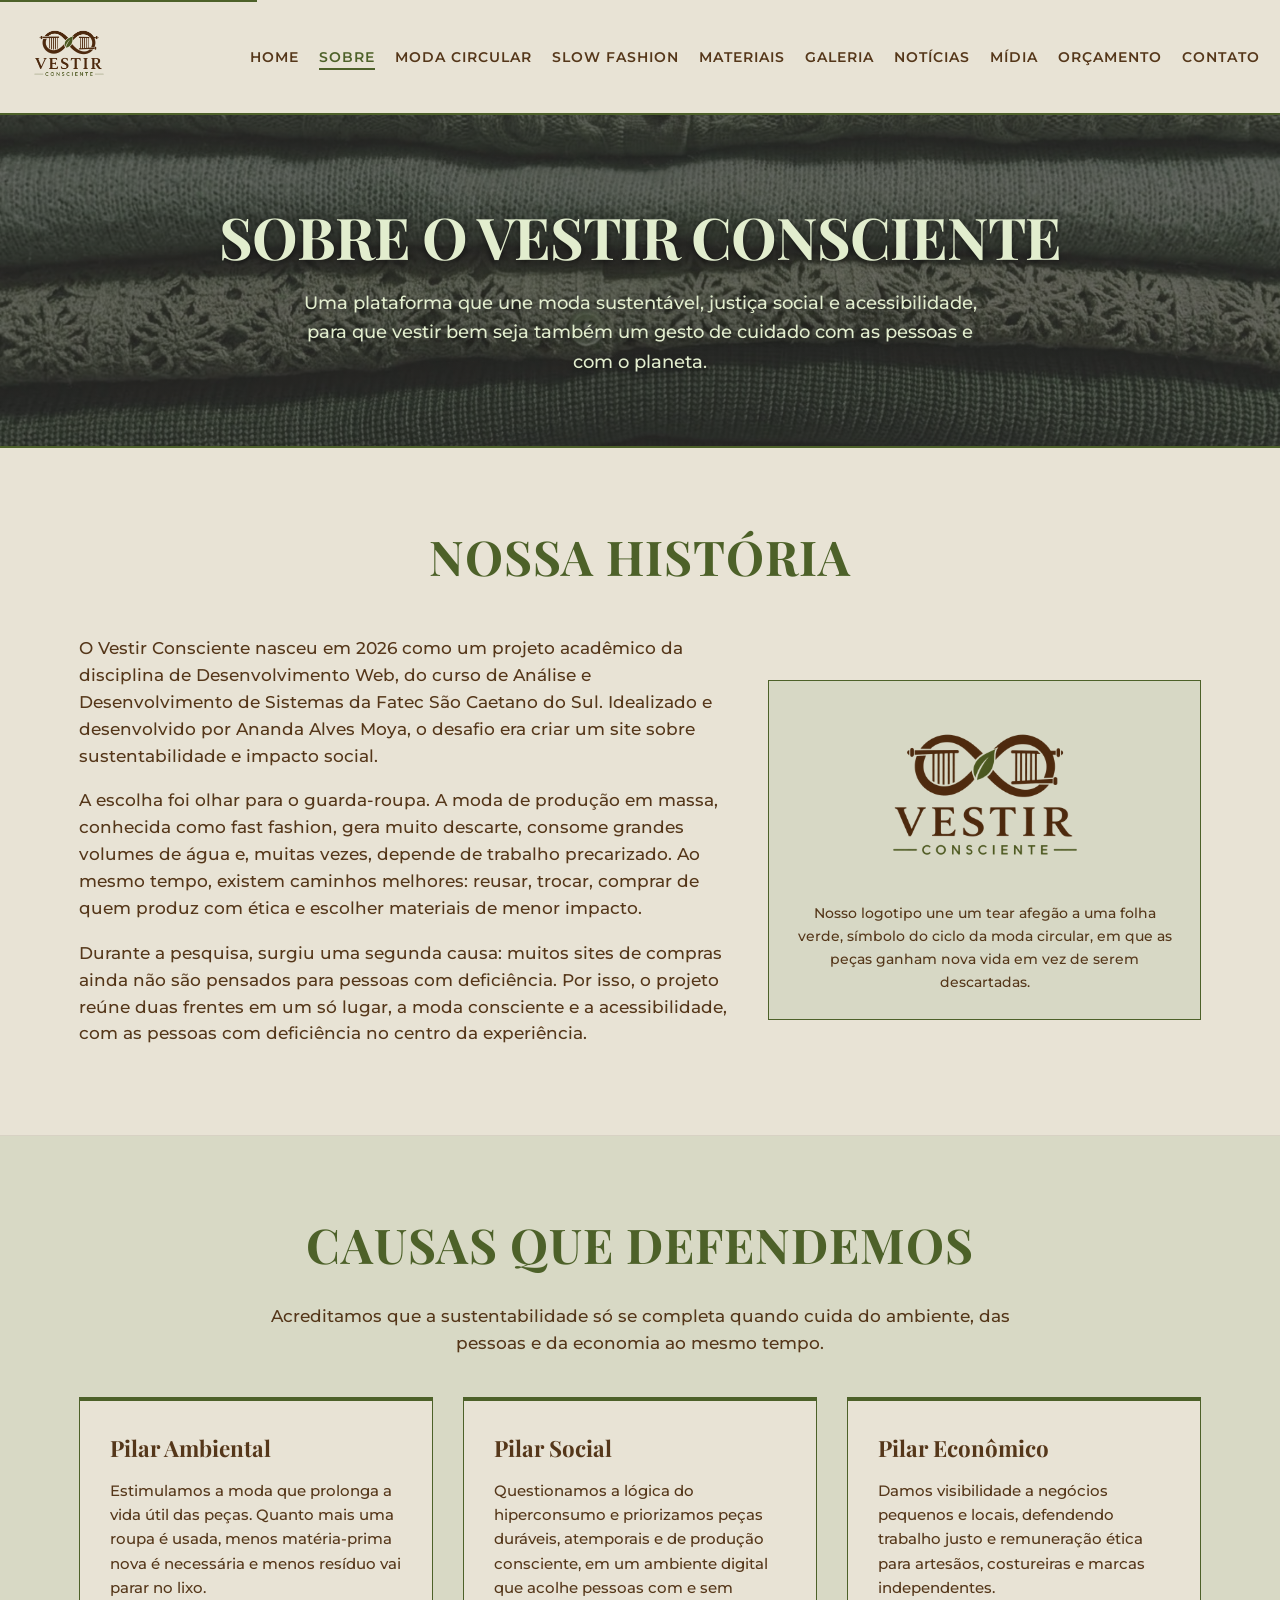
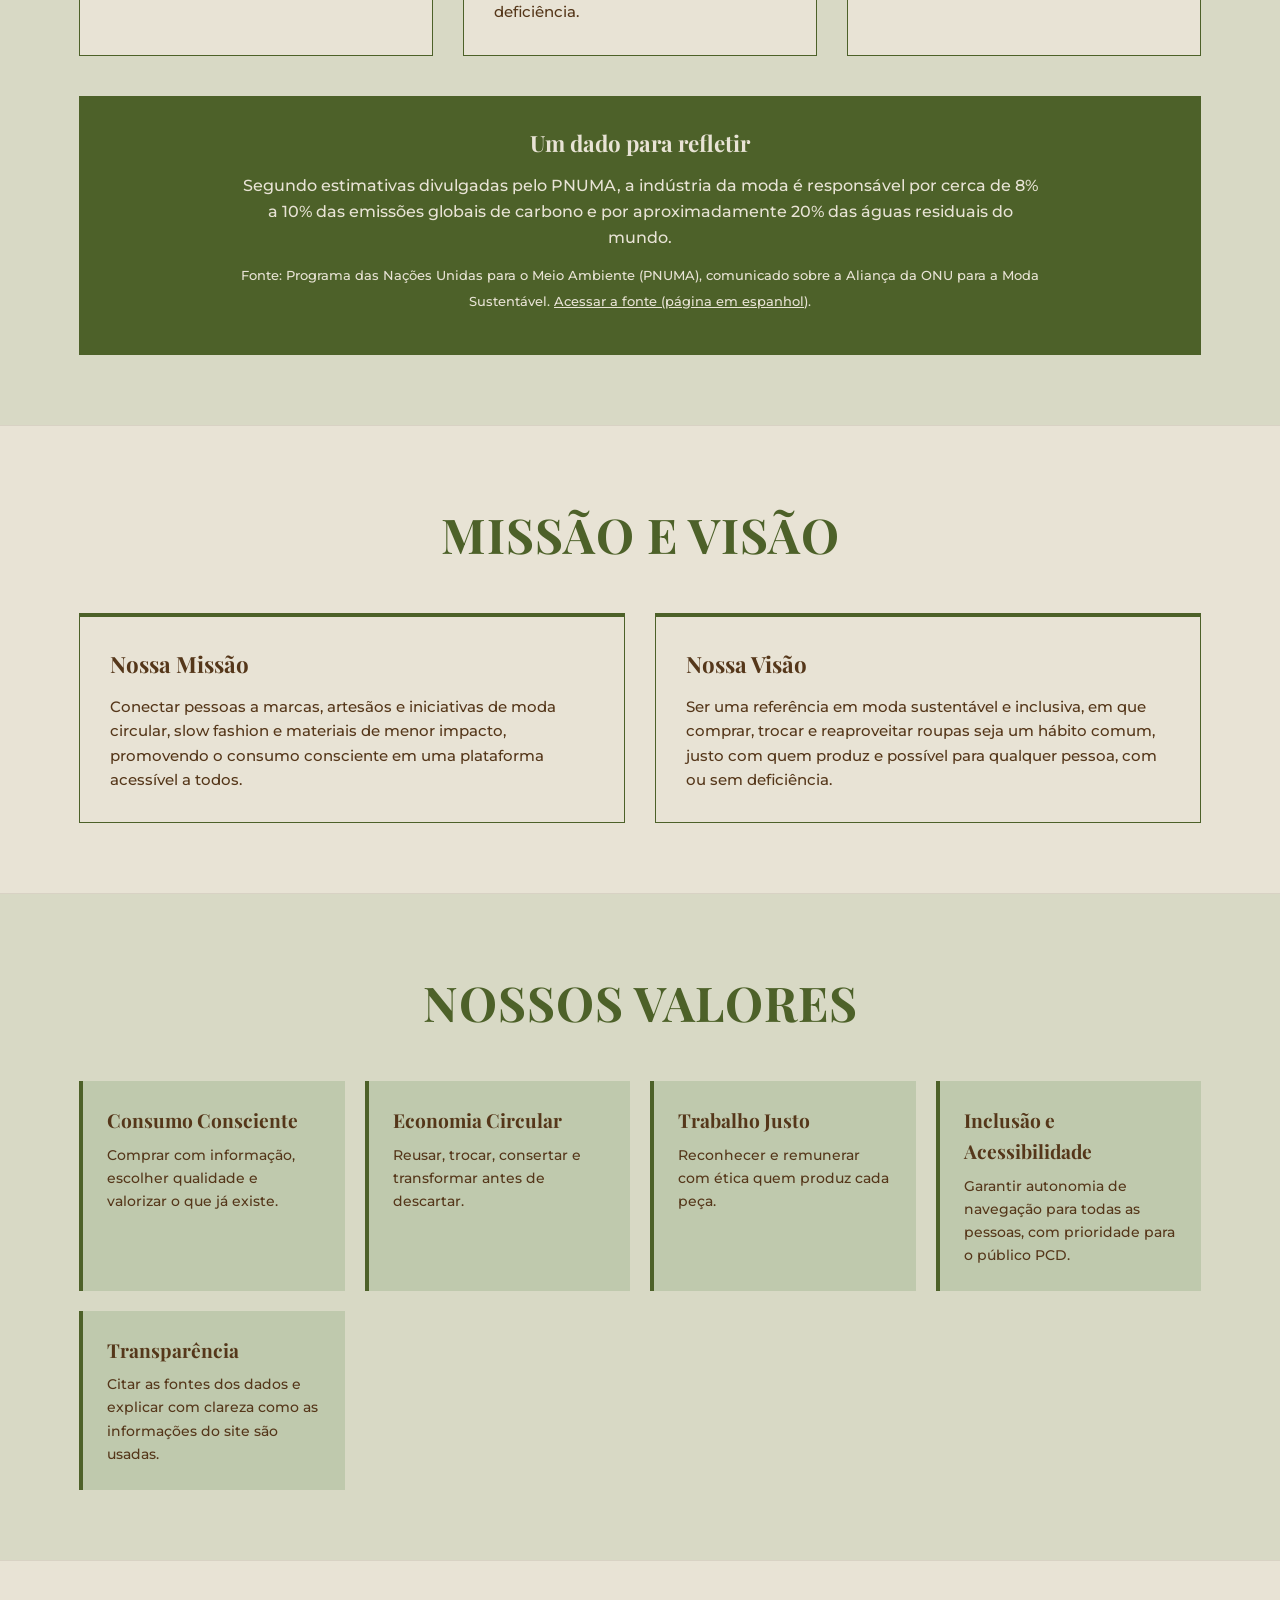
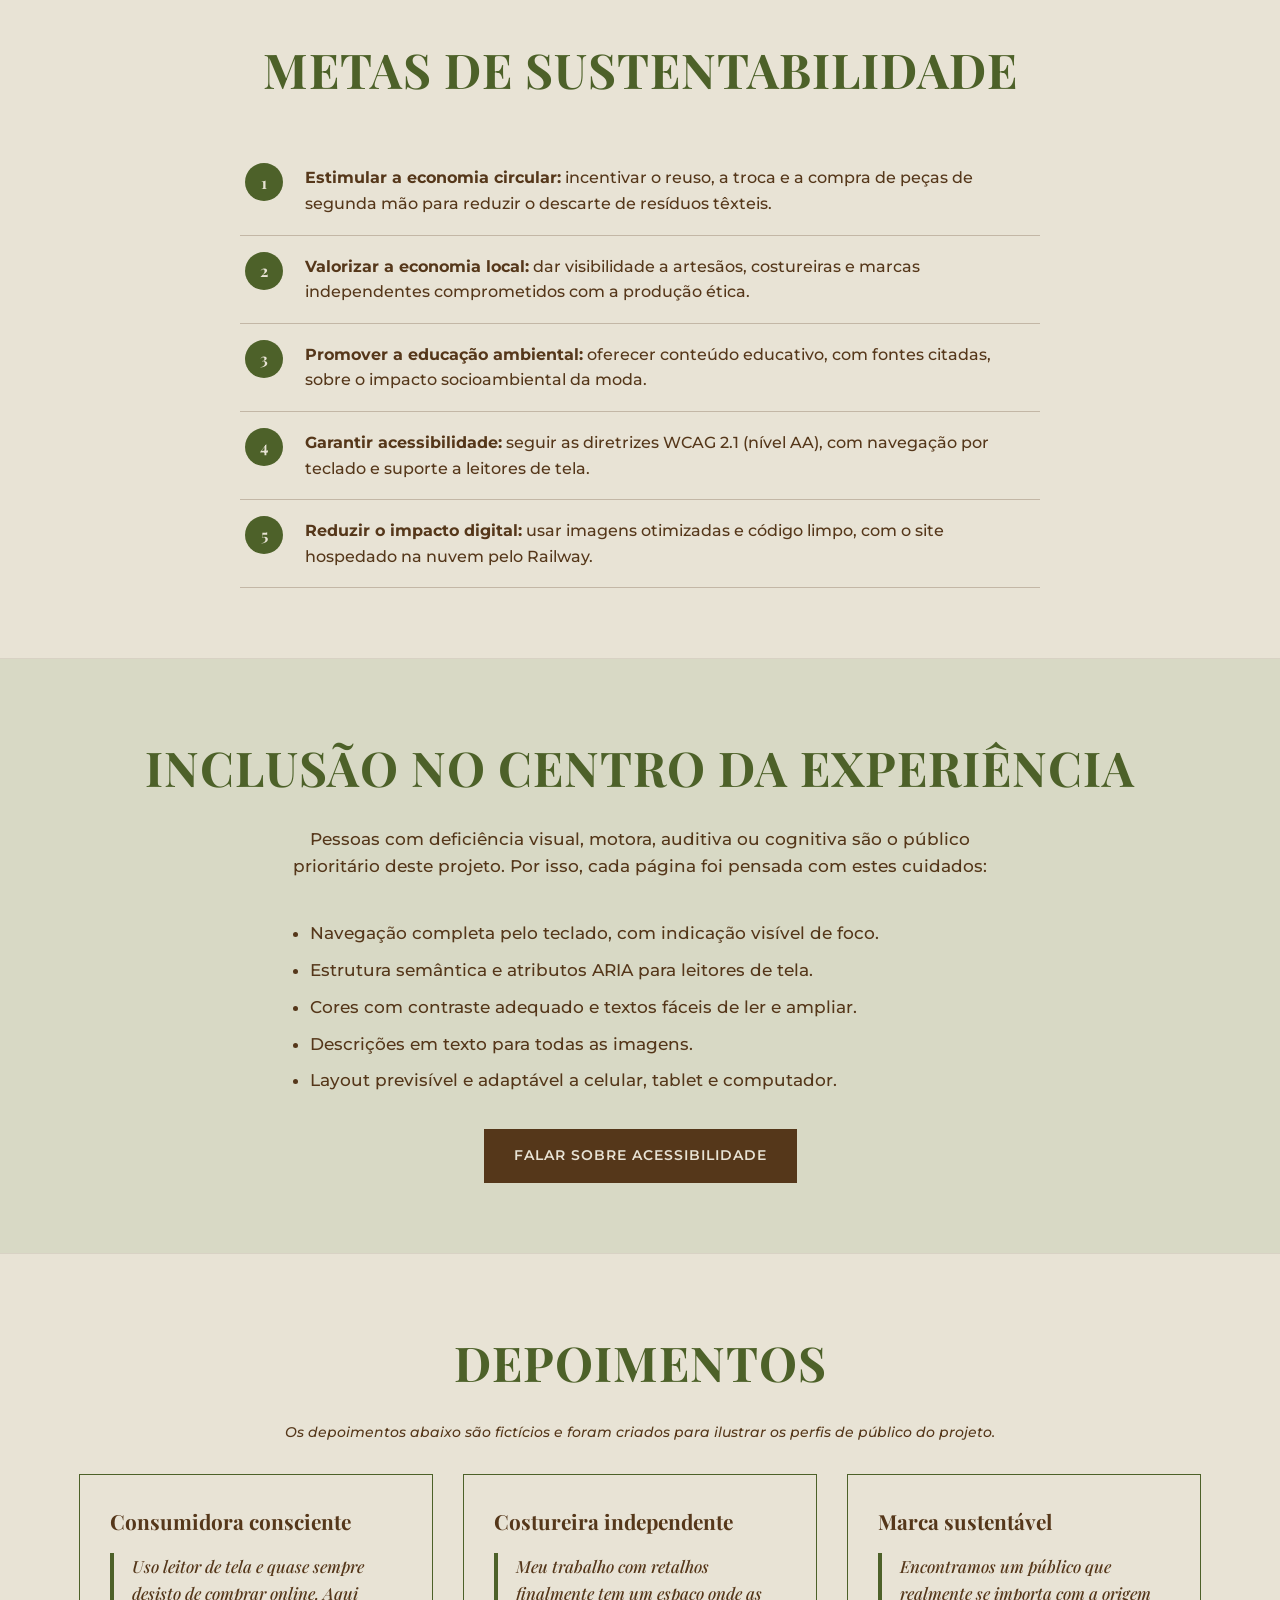
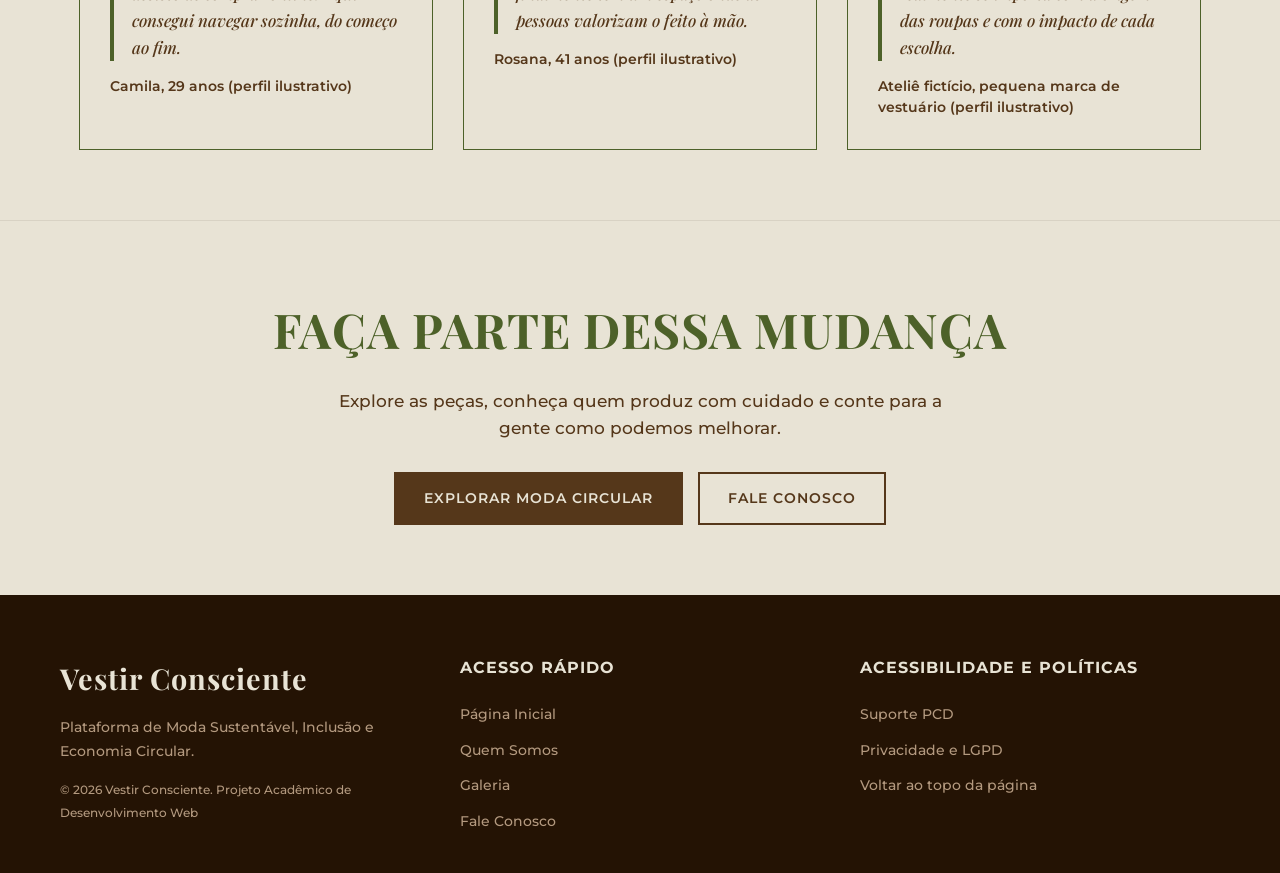
<file: sobre.html>
<!DOCTYPE html>
<html lang="pt-BR">
<head>
    <meta charset="UTF-8">
    <meta name="viewport" content="width=device-width, initial-scale=1.0">
    <link rel="icon" href="favicon.ico" sizes="48x48">
    <link rel="icon" type="image/png" sizes="32x32" href="images/favicon-32.png">
    <link rel="apple-touch-icon" href="images/apple-touch-icon.png">
    <title>Sobre o Vestir Consciente - Missão, Visão e Valores | Moda Sustentável e Inclusiva</title>
    <meta name="description" content="Conheça a história, a missão, a visão e os valores do Vestir Consciente, plataforma de moda sustentável, economia circular e inclusão de pessoas com deficiência.">
    <!--Fontes (Google Fonts)-->
    <link rel="preconnect" href="https://fonts.googleapis.com">
    <link rel="preconnect" href="https://fonts.gstatic.com" crossorigin>
    <link href="https://fonts.googleapis.com/css2?family=Montserrat:wght@500;600;700&amp;family=Playfair+Display:wght@400;700&amp;display=swap" rel="stylesheet">
    <!--CSS Externo-->
    <link rel="stylesheet" href="css/style.css">
</head>
<body id="top">
    <!--Link de atalho para leitores de tela e navegação por teclado-->
    <a href="#main-content" class="skip-link">Ir para o conteúdo principal</a>
    <!--Cabeçalho-->
    <header>
        <div class="header-container">
            <!--Logo-->
            <a href="index.html" class="logo-link" aria-label="Vestir Consciente | Página Inicial">
                <img width="360" height="240" src="images/logo-vestirconsciente.png" alt="Logo Vestir Consciente: Tear Afegão representando a moda circular com uma folha verde no centro" class="logo-img">
            </a>
            <!--Navegação Principal-->
            <nav aria-label="Navegação Principal" id="main-nav">
                <ul class="nav-list">
                    <li><a href="index.html">Home</a></li>
                    <li><a href="sobre.html" aria-current="page" class="active">Sobre</a></li>
                    <li><a href="modacircular.html">Moda Circular</a></li>
                    <li><a href="slowfashion.html">Slow Fashion</a></li>
                    <li><a href="materiais.html">Materiais</a></li>
                    <li><a href="galeria.html">Galeria</a></li>
                    <li><a href="noticias.html">Notícias</a></li>
                    <li><a href="midia.html">Mídia</a></li>
                    <li><a href="orcamento_hospedagem.html">Orçamento</a></li>
                    <li><a href="contato.html">Contato</a></li>
                </ul>
            </nav>
        </div>
    </header>
    <!--Conteúdo Principal-->
    <main id="main-content" tabindex="-1">
        <!--Campo de Abertura da Página-->
        <section class="page-hero page-hero--imagem page-hero--sobre" aria-labelledby="page-title">
            <div class="container">
                <h1 id="page-title">Sobre o Vestir Consciente</h1>
                <p class="hero-text">
                    Uma plataforma que une moda sustentável, justiça social e acessibilidade, para que vestir bem seja também um gesto de cuidado com as pessoas e com o planeta.
                </p>
            </div>
        </section>
        <!--Campo da História-->
        <section class="content-section" aria-labelledby="historia-title">
            <div class="container">
                <h2 id="historia-title">Nossa História</h2>
                <div class="about-story">
                    <div class="text-block">
                        <p>O Vestir Consciente nasceu em 2026 como um projeto acadêmico da disciplina de Desenvolvimento Web, do curso de Análise e Desenvolvimento de Sistemas da Fatec São Caetano do Sul. Idealizado e desenvolvido por Ananda Alves Moya, o desafio era criar um site sobre sustentabilidade e impacto social.</p>
                        <p>A escolha foi olhar para o guarda-roupa. A moda de produção em massa, conhecida como fast fashion, gera muito descarte, consome grandes volumes de água e, muitas vezes, depende de trabalho precarizado. Ao mesmo tempo, existem caminhos melhores: reusar, trocar, comprar de quem produz com ética e escolher materiais de menor impacto.</p>
                        <p>Durante a pesquisa, surgiu uma segunda causa: muitos sites de compras ainda não são pensados para pessoas com deficiência. Por isso, o projeto reúne duas frentes em um só lugar, a moda consciente e a acessibilidade, com as pessoas com deficiência no centro da experiência.</p>
                    </div>
                    <figure class="logo-figure">
                        <img width="360" height="240" src="images/logo-vestirconsciente.png" alt="Logotipo do Vestir Consciente: tear afegão com uma folha verde ao centro">
                        <figcaption>Nosso logotipo une um tear afegão a uma folha verde, símbolo do ciclo da moda circular, em que as peças ganham nova vida em vez de serem descartadas.</figcaption>
                    </figure>
                </div>
            </div>
        </section>
        <!--Campo das Causas (Três Pilares da Sustentabilidade)-->
        <section class="content-section content-section--alt" aria-labelledby="causas-title">
            <div class="container">
                <h2 id="causas-title">Causas que Defendemos</h2>
                <p class="section-intro">Acreditamos que a sustentabilidade só se completa quando cuida do ambiente, das pessoas e da economia ao mesmo tempo.</p>
                <div class="info-grid">
                    <article class="info-card">
                        <h3>Pilar Ambiental</h3>
                        <p>Estimulamos a moda que prolonga a vida útil das peças. Quanto mais uma roupa é usada, menos matéria-prima nova é necessária e menos resíduo vai parar no lixo.</p>
                    </article>
                    <article class="info-card">
                        <h3>Pilar Social</h3>
                        <p>Questionamos a lógica do hiperconsumo e priorizamos peças duráveis, atemporais e de produção consciente, em um ambiente digital que acolhe pessoas com e sem deficiência.</p>
                    </article>
                    <article class="info-card">
                        <h3>Pilar Econômico</h3>
                        <p>Damos visibilidade a negócios pequenos e locais, defendendo trabalho justo e remuneração ética para artesãos, costureiras e marcas independentes.</p>
                    </article>
                </div>
                <aside class="fact-box" aria-labelledby="fato-title">
                    <h3 id="fato-title">Um dado para refletir</h3>
                    <p>Segundo estimativas divulgadas pelo PNUMA, a indústria da moda é responsável por cerca de 8% a 10% das emissões globais de carbono e por aproximadamente 20% das águas residuais do mundo.</p>
                    <p class="source"><small>Fonte: Programa das Nações Unidas para o Meio Ambiente (PNUMA), comunicado sobre a Aliança da ONU para a Moda Sustentável. <a href="https://www.unep.org/es/noticias-y-reportajes/comunicado-de-prensa/la-alianza-de-la-onu-para-la-moda-sostenible-abordara-el">Acessar a fonte (página em espanhol)</a>.</small></p>
                </aside>
            </div>
        </section>
        <!--Campo de Missão e Visão-->
        <section class="content-section" aria-labelledby="missao-visao-title">
            <div class="container">
                <h2 id="missao-visao-title">Missão e Visão</h2>
                <div class="info-grid">
                    <article class="info-card">
                        <h3>Nossa Missão</h3>
                        <p>Conectar pessoas a marcas, artesãos e iniciativas de moda circular, slow fashion e materiais de menor impacto, promovendo o consumo consciente em uma plataforma acessível a todos.</p>
                    </article>
                    <article class="info-card">
                        <h3>Nossa Visão</h3>
                        <p>Ser uma referência em moda sustentável e inclusiva, em que comprar, trocar e reaproveitar roupas seja um hábito comum, justo com quem produz e possível para qualquer pessoa, com ou sem deficiência.</p>
                    </article>
                </div>
            </div>
        </section>
        <!--Campo de Valores-->
        <section class="content-section content-section--alt" aria-labelledby="valores-title">
            <div class="container">
                <h2 id="valores-title">Nossos Valores</h2>
                <ul class="values-list">
                    <li>
                        <h3>Consumo Consciente</h3>
                        <p>Comprar com informação, escolher qualidade e valorizar o que já existe.</p>
                    </li>
                    <li>
                        <h3>Economia Circular</h3>
                        <p>Reusar, trocar, consertar e transformar antes de descartar.</p>
                    </li>
                    <li>
                        <h3>Trabalho Justo</h3>
                        <p>Reconhecer e remunerar com ética quem produz cada peça.</p>
                    </li>
                    <li>
                        <h3>Inclusão e Acessibilidade</h3>
                        <p>Garantir autonomia de navegação para todas as pessoas, com prioridade para o público PCD.</p>
                    </li>
                    <li>
                        <h3>Transparência</h3>
                        <p>Citar as fontes dos dados e explicar com clareza como as informações do site são usadas.</p>
                    </li>
                </ul>
            </div>
        </section>
        <!--Campo das Metas de Sustentabilidade-->
        <section class="content-section" aria-labelledby="metas-title">
            <div class="container">
                <h2 id="metas-title">Metas de Sustentabilidade</h2>
                <ol class="goals-list">
                    <li><strong>Estimular a economia circular:</strong> incentivar o reuso, a troca e a compra de peças de segunda mão para reduzir o descarte de resíduos têxteis.</li>
                    <li><strong>Valorizar a economia local:</strong> dar visibilidade a artesãos, costureiras e marcas independentes comprometidos com a produção ética.</li>
                    <li><strong>Promover a educação ambiental:</strong> oferecer conteúdo educativo, com fontes citadas, sobre o impacto socioambiental da moda.</li>
                    <li><strong>Garantir acessibilidade:</strong> seguir as diretrizes WCAG 2.1 (nível AA), com navegação por teclado e suporte a leitores de tela.</li>
                    <li><strong>Reduzir o impacto digital:</strong> usar imagens otimizadas e código limpo, com o site hospedado na nuvem pelo Railway.</li>
                </ol>
            </div>
        </section>
        <!--Campo do Compromisso de Inclusão-->
        <section class="content-section content-section--alt" aria-labelledby="inclusao-title">
            <div class="container">
                <h2 id="inclusao-title">Inclusão no Centro da Experiência</h2>
                <p class="section-intro">Pessoas com deficiência visual, motora, auditiva ou cognitiva são o público prioritário deste projeto. Por isso, cada página foi pensada com estes cuidados:</p>
                <ul class="inclusion-list">
                    <li>Navegação completa pelo teclado, com indicação visível de foco.</li>
                    <li>Estrutura semântica e atributos ARIA para leitores de tela.</li>
                    <li>Cores com contraste adequado e textos fáceis de ler e ampliar.</li>
                    <li>Descrições em texto para todas as imagens.</li>
                    <li>Layout previsível e adaptável a celular, tablet e computador.</li>
                </ul>
                <p class="text-center"><a href="contato.html#acessibilidade" class="btn btn-primary">Falar sobre acessibilidade</a></p>
            </div>
        </section>
        <!--Campo de Depoimentos-->
        <section class="content-section" aria-labelledby="depoimentos-title">
            <div class="container">
                <h2 id="depoimentos-title">Depoimentos</h2>
                <p class="note-ficticio">Os depoimentos abaixo são fictícios e foram criados para ilustrar os perfis de público do projeto.</p>
                <div class="info-grid">
                    <article class="testimonial">
                        <h3>Consumidora consciente</h3>
                        <blockquote>
                            <p>Uso leitor de tela e quase sempre desisto de comprar online. Aqui consegui navegar sozinha, do começo ao fim.</p>
                        </blockquote>
                        <footer>
                            <p>Camila, 29 anos (perfil ilustrativo)</p>
                        </footer>
                    </article>
                    <article class="testimonial">
                        <h3>Costureira independente</h3>
                        <blockquote>
                            <p>Meu trabalho com retalhos finalmente tem um espaço onde as pessoas valorizam o feito à mão.</p>
                        </blockquote>
                        <footer>
                            <p>Rosana, 41 anos (perfil ilustrativo)</p>
                        </footer>
                    </article>
                    <article class="testimonial">
                        <h3>Marca sustentável</h3>
                        <blockquote>
                            <p>Encontramos um público que realmente se importa com a origem das roupas e com o impacto de cada escolha.</p>
                        </blockquote>
                        <footer>
                            <p>Ateliê fictício, pequena marca de vestuário (perfil ilustrativo)</p>
                        </footer>
                    </article>
                </div>
            </div>
        </section>
        <!--Campo de Chamada para Ação-->
        <section class="cta-section" aria-labelledby="cta-title">
            <div class="container">
                <h2 id="cta-title">Faça Parte dessa Mudança</h2>
                <p>Explore as peças, conheça quem produz com cuidado e conte para a gente como podemos melhorar.</p>
                <div class="hero-buttons">
                    <a href="modacircular.html" class="btn btn-primary">Explorar Moda Circular</a>
                    <a href="contato.html" class="btn btn-secondary">Fale Conosco</a>
                </div>
            </div>
        </section>
    </main>
    <!--Rodapé-->
    <footer>
        <div class="footer-container">
            <div class="footer-col">
                <h2 class="footer-brand">Vestir Consciente</h2>
                <p>Plataforma de Moda Sustentável, Inclusão e Economia Circular.</p>
                <p><small>&copy; 2026 Vestir Consciente. Projeto Acadêmico de Desenvolvimento Web</small></p>
            </div>
            <div class="footer-col">
                <h3>Acesso Rápido</h3>
                <ul>
                    <li><a href="index.html">Página Inicial</a></li>
                    <li><a href="sobre.html">Quem Somos</a></li>
                    <li><a href="galeria.html">Galeria</a></li>
                    <li><a href="contato.html">Fale Conosco</a></li>
                </ul>
            </div>
            <div class="footer-col">
                <h3>Acessibilidade e Políticas</h3>
                <ul>
                    <li><a href="contato.html#acessibilidade">Suporte PCD</a></li>
                    <li><a href="contato.html#privacidade">Privacidade e LGPD</a></li>
                    <li><a href="#top">Voltar ao topo da página</a></li>
                </ul>
            </div>
        </div>
    </footer>
</body>
</html>
</file>
<file: css/style.css>
/* 1) Variáveis e Configurações Gerais */
:root {
    --bg-color: #e8e3d5; /*Bege Claro*/
    --text-color: #55371a; /*Marrom Escuro (textos e bordas)*/
    --primary-dark: #4d6129; /*Verde Oliva Escuro*/
    --card-bg: #e8e3d5; /*Bege Claro*/
    --accent-color: #BFC9AD; /*Verde Claro Apagado*/
    --accent-color2: #e2edce; /*Verde Claro Saturado*/
    --accent-color3: #d7d8c5; /*Verde Claro Menos Saturado*/

    --font-serif: 'Playfair Display', Georgia, serif; 
    --font-sans: 'Montserrat', Arial, sans-serif; 
}

/* 1.1) Reset Básico */
*{
    margin: 0;
    padding: 0;
    box-sizing: border-box;
}

body {
    background-color: var(--bg-color);
    color: var(--text-color);
    font-family: var(--font-sans);
    font-weight: 500; /* Traço mais firme, melhora a legibilidade */
    line-height: 1.6;
}

/* 1.2) Atalho de acessibilidade (Skip Link) */
.skip-link {
    position: absolute;
    top: -40px;
    left: 0;
    background: var(--primary-dark);
    color: #ffffff;
    padding: 8px 16px;
    z-index: 100;
    transition: top 0.3s;
}

.skip-link:focus {
    top: 0
}

/* 1.3) Container padrão */
.container {
    width: 90%;
    max-width: 1200px;
    margin: 0 auto;
    padding: 0 15px;
}

/* 2) Cabeçalho e Navegação Principal */
body > header {
    background-color: var(--bg-color);
    border-bottom: 2px solid var(--primary-dark);
    padding: 20px 0;
    position: sticky;
    top: 0;
    z-index: 99;
}

.header-container {
    display: flex;
    flex-direction: column;
    align-items: center;
    gap: 15px;
    max-width: 1300px;
    margin: 0 auto;
    padding: 0 20px;

}

.logo-img {
    height: 65px;
    width: auto;
}

#main-nav .nav-list {
    list-style: none;
    display: flex;
    flex-wrap: wrap;
    justify-content: center;
    gap: 12px 20px;
}

#main-nav a {
    text-decoration: none;
    color: var(--text-color);
    font-family: var(--font-sans);
    font-size: 0.85rem;
    font-weight: 600;
    text-transform: uppercase;
    letter-spacing: 1px;
    padding-bottom: 3px;
    transition: color 0.2s;
}

#main-nav a:hover,
#main-nav a:focus,
#main-nav a.active {
    color: var(--primary-dark);
    border-bottom: 2px solid var(--primary-dark);
    outline: none;
}
/* 3) Campo Hero */
.hero-section {
    padding: 80px 0 50px 0;
    text-align: center;
    border-bottom: 1px solid rgba(0, 0, 0, 0.1);
}

.hero-section h1 {
    font-family: var(--font-serif);
    font-size: clamp(2.5rem, 5vw, 5rem);
    font-weight: 700;
    text-transform: uppercase;
    letter-spacing: -1px;
    line-height: 1.1;
    margin-bottom: 20px;
    color: var(--primary-dark);
}

.hero-text {
    font-size: 1.15rem;
    max-width: 700px;
    margin: 0 auto 35px auto;
    color: #444;
}

.hero-buttons {
    display: flex;
    justify-content: center;
    gap: 15px;
    flex-wrap: wrap;
}

/* 3.1) Botões */
.btn {
    display: inline-block;
    padding: 14px 28px;
    font-weight: 600;
    text-decoration: none;
    text-transform: uppercase;
    font-size: 0.85rem;
    letter-spacing: 1px;
    transition: all 0.3s ease;
    border: 2px solid var(--text-color);
}

.btn-primary {
    background-color: var(--text-color);
    color: var(--bg-color);
}

.btn-primary:hover,
.btn-primary:focus {
    background-color: var(--primary-dark);
    border-color: var(--primary-dark);
}

.btn-secondary {
    background-color: transparent;
    color: var(--text-color);
}

.btn-secondary:hover,
.btn-secondary:focus {
    background-color: var(--text-color);
    color: var(--bg-color);
}

/* 3.2) Banner da Home
   Foto: images/hero-home.jpg. */
.hero-section--imagem {
    background-color: #241304;
    background-image: linear-gradient(rgba(36, 19, 4, 0.62), rgba(36, 19, 4, 0.62)), url("../images/hero-home.jpg");
    background-size: cover;
    background-position: center 75%; /* parte da foto que fica visível */
    background-repeat: no-repeat;
    border-bottom: 2px solid var(--primary-dark);
}

.hero-section--imagem h1,
.hero-section--imagem .hero-text {
    color: var(--accent-color2);
    text-shadow: 0 2px 6px rgba(0, 0, 0, 0.5);
}

/* Botões que ficam sobre fotos (contraste) */
.hero-section--imagem .btn-primary {
    background-color: var(--accent-color2);
    border-color: var(--accent-color2);
    color: #241304;
}

.hero-section--imagem .btn-primary:hover,
.hero-section--imagem .btn-primary:focus {
    background-color: var(--accent-color);
    border-color: var(--accent-color);
}

.hero-section--imagem .btn-secondary {
    border-color: var(--accent-color2);
    color: var(--accent-color2);
}

.hero-section--imagem .btn-secondary:hover,
.hero-section--imagem .btn-secondary:focus {
    background-color: var(--accent-color2);
    color: #241304;
}

.hero-section--imagem a:focus {
    outline-color: var(--accent-color2);
}

/* 4) Seção Três Pilares */
.pilares-section {
    padding: 80px 0;
}

.pilares-section h2 {
    font-family: var(--font-serif);
    font-size: 2.2rem;
    text-align: center;
    margin-bottom: 50px;
    text-transform: uppercase;
    letter-spacing: 1px;
}

.cards-grid {
    display: grid;
    grid-template-columns: repeat(auto-fit, minmax(min(300px, 100%), 1fr));
    gap: 30px;
}

.card {
    background-color: var(--bg-color);
    border: 1px solid var(--primary-dark);
    padding: 20px;
    display: flex;
    flex-direction: column;
    justify-content: space-between;
    transition: transform 0.2s ease, box-shadow 0.2s ease;
}

.card:hover {
    transform: translateY(-5px);
    box-shadow: 0 10px 25px rgba(0,0,0,0.05);
}

.card-img {
    width: 100%;
    height: 220px;
    object-fit: cover;
    margin-bottom: 15px;
    filter: brightness(0.95);
}

.card h3 {
    font-family: var(--font-serif);
    font-size: 1.5rem;
    margin-bottom: 10px;
}

.card p {
    font-size: 0.95rem;
    color: #555;
    margin-bottom: 20px;
}

.card-link {
    font-weight: 700;
    text-decoration: none;
    color: var(--primary-dark);
    font-size: 0.9rem;
    text-transform: uppercase;
    letter-spacing: 0.5px;
    border-bottom: 1px solid transparent;
    transition: border-color 0.2s;
    align-self: flex-start;
}

.card-link:hover,
.card-link:focus {
    border-bottom-color: var(--primary-dark);
}

/* 5) Destaques */
.highlights-section {
    background-color: var(--card-bg);
    padding: 70px 0;
    border-top: 1px solid #D8D2C4;
    border-bottom: 1px solid #D8D2C4;
}

.highlights-section h2 {
    font-family: var(--font-serif);
    font-size: 2rem;
    text-align: center;
    margin-bottom: 40px;
    text-transform: uppercase;
}

.highlights-grid {
    display: grid;
    grid-template-columns: repeat(auto-fit, minmax(min(280px, 100%), 1fr));
    gap: 30px;
}

.highlight-item {
    background: var(--accent-color);
    padding: 30px;
    border-left: 4px solid var(--primary-dark);
}

.highlight-item h3 {
    font-family: var(--font-serif);
    font-size: 1.3rem;
    margin-bottom: 10px;
}

.highlight-item p {
    font-size: 0.9rem;
    color: var(--text-color);
    margin-bottom: 20px;
}

.link-action {
    font-weight: 600;
    text-decoration: none;
    color: var(--text-color);
    font-size: 0.85rem;
    text-transform: uppercase;
}

.link-action:hover {
    color: var(--primary-dark);
    text-decoration: underline;
}

/* 6) Acessibilidade */
.accessibility-commitment {
    padding: 80px 0;
    text-align: center;
    max-width: 800px;
    margin: 0 auto;
}

.accessibility-commitment h2 {
    font-family: var(--font-serif);
    font-size: 2rem;
    margin-bottom: 20px;
    text-transform: uppercase;
}

.accessibility-commitment p {
    font-size: 1.05rem;
    color: #444;
    margin-bottom: 20px;
}

/* 7) Rodapé */
body > footer {
    background-color: #241304;
    color: var(--bg-color);
    padding: 60px 0 30px 0;
}

.footer-container {
    display: grid;
    grid-template-columns: repeat(auto-fit, minmax(min(220px, 100%), 1fr));
    gap: 40px;
    max-width: 1200px;
    margin: 0 auto;
    padding: 0 20px;
}

.footer-brand {
    font-family: var(--font-serif);
    font-size: 1.8rem;
    margin-bottom: 15px;
    letter-spacing: 1px;
}

.footer-col p {
    font-size: 0.9rem;
    color: #b3997f;
    margin-bottom: 15px;
}

.footer-col h3 {
    font-size: 1rem;
    text-transform: uppercase;
    letter-spacing: 1px;
    margin-bottom: 20px;
    color: var(--bg-color);
}

.footer-col ul {
    list-style: none;
}

.footer-col ul li {
    margin-bottom: 10px;
}

.footer-col ul li a {
    color: #b3997f;
    text-decoration: none;
    font-size: 0.9rem;
    transition: color 0.2s;
}

.footer-col ul li a:hover,
.footer-col ul li a:focus {
    color: var(--bg-color);
    text-decoration: underline;
}

/* 8) Acessibilidade de foco */
@media (min-width: 769px) {
    .header-container {
        flex-direction: row;
        justify-content: space-between;
    }
}

/* 8.1) Foco visível (Navegação por Teclado) */
a:focus, button:focus {
    outline: 3px solid var(--primary-dark);
    outline-offset: 3px;
}

/* Foco do menu: contorno próprio, diferente do estado ativo e do hover */
#main-nav a:focus-visible {
    outline: 3px solid var(--text-color);
    outline-offset: 4px;
}

/* Foco no rodapé escuro (Contorno Claro) */
body > footer a:focus,
body > footer a:focus-visible {
    outline: 3px solid var(--accent-color2);
    outline-offset: 3px;
}

/* 9) Componentes compartilhados */
/* 9.1) Abertura da página (equivalente ao hero, em tamanho menor) */
.page-hero {
    padding: 60px 0 40px 0;
    text-align: center;
    border-bottom: 1px solid rgba(0, 0, 0, 0.1);
}

.page-hero h1 {
    font-family: var(--font-serif);
    font-size: clamp(2.2rem, 4.5vw, 4rem);
    font-weight: 700;
    text-transform: uppercase;
    letter-spacing: -1px;
    line-height: 1.1;
    margin-bottom: 20px;
    color: var(--primary-dark);
}

/* 9.1.1) Abertura com imagem de fundo */
.page-hero--imagem {
    background-color: #241304;
    background-size: cover;
    background-position: center;
    background-repeat: no-repeat;
    padding: 90px 0 70px 0;
    border-bottom: 2px solid var(--primary-dark);
}

.page-hero--imagem h1,
.page-hero--imagem .hero-text {
    color: var(--accent-color2);
    text-shadow: 0 2px 6px rgba(0, 0, 0, 0.5);
}

.page-hero--imagem .hero-text {
    margin-bottom: 0;
}

/* Fundo específico de cada página */
.page-hero--sobre {
    background-image: linear-gradient(rgba(42, 41, 41, 0.62), rgba(42, 41, 41, 0.62)), url("../images/hero-sobre.jpg");
}

/* 9.2) Seções de conteúdo */
.content-section {
    padding: 70px 0;
}

.content-section--alt {
    background-color: rgba(191, 201, 173, 0.4);
    border-top: 1px solid #D8D2C4;
    border-bottom: 1px solid #D8D2C4;
}

.content-section h2,
.cta-section h2 {
    font-family: var(--font-serif);
    font-size: 3rem;
    text-align: center;
    margin-bottom: 40px;
    text-transform: uppercase;
    letter-spacing: 1px;
    color: var(--primary-dark);
}

.section-intro {
    max-width: 750px;
    margin: -20px auto 40px auto;
    text-align: center;
    font-size: 1.05rem;
}

.text-block p {
    font-size: 1.05rem;
    max-width: 70ch;
    margin-bottom: 18px;
}

.text-center {
    text-align: center;
}

/* 9.3) Cartões de informação */
.info-grid {
    display: grid;
    grid-template-columns: repeat(auto-fit, minmax(min(280px, 100%), 1fr));
    gap: 30px;
}

.info-card {
    background-color: var(--bg-color);
    border: 1px solid var(--primary-dark);
    border-top: 4px solid var(--primary-dark);
    padding: 30px;
}

.info-card h3 {
    font-family: var(--font-serif);
    font-size: 1.4rem;
    margin-bottom: 12px;
}

.info-card p {
    font-size: 0.95rem;
}

/* 9.4) Botões para ação no fim das páginas */
.cta-section {
    padding: 70px 0;
    text-align: center;
    border-top: 1px solid #D8D2C4;
}

.cta-section p {
    max-width: 650px;
    margin: -20px auto 30px auto;
    font-size: 1.05rem;
}

/* 10) Página Sobre */
.about-story,
.split-layout {
    display: grid;
    grid-template-columns: minmax(0, 1fr);
    gap: 40px;
    align-items: center;
}

.logo-figure {
    text-align: center;
    background-color: var(--accent-color3);
    border: 1px solid var(--primary-dark);
    padding: 25px;
}

.logo-figure img {
    width: 100%;
    max-width: 260px;
    height: auto;
}

.logo-figure figcaption {
    margin-top: 15px;
    font-size: 0.9rem;
}

.fact-box {
    margin-top: 40px;
    padding: 30px;
    background-color: var(--primary-dark);
    color: var(--bg-color);
    text-align: center;
}

.fact-box h3 {
    font-family: var(--font-serif);
    font-size: 1.4rem;
    margin-bottom: 12px;
}

.fact-box p {
    max-width: 800px;
    margin: 0 auto 12px auto;
}

.fact-box .source a {
    color: var(--bg-color);
}

.fact-box .source a:focus {
    outline-color: var(--bg-color);
}

.values-list {
    list-style: none;
    display: grid;
    grid-template-columns: repeat(auto-fit, minmax(min(220px, 100%), 1fr));
    gap: 20px;
}

.values-list li {
    background-color: var(--accent-color);
    border-left: 4px solid var(--primary-dark);
    padding: 24px;
}

.values-list h3 {
    font-family: var(--font-serif);
    font-size: 1.2rem;
    margin-bottom: 8px;
}

.values-list p {
    font-size: 0.9rem;
}

.goals-list {
    list-style: none;
    counter-reset: meta;
    max-width: 800px;
    margin: 0 auto;
}

.goals-list li {
    counter-increment: meta;
    position: relative;
    padding: 18px 10px 18px 65px;
    border-bottom: 1px solid rgba(85, 55, 26, 0.25);
}

.goals-list li::before {
    content: counter(meta);
    position: absolute;
    left: 5px;
    top: 16px;
    width: 38px;
    height: 38px;
    display: flex;
    align-items: center;
    justify-content: center;
    border-radius: 50%;
    background-color: var(--primary-dark);
    color: var(--bg-color);
    font-family: var(--font-serif);
    font-weight: 700;
}

.inclusion-list {
    max-width: 700px;
    margin: 0 auto 35px auto;
    padding-left: 1.2em;
    font-size: 1.05rem;
}

.inclusion-list li {
    margin-bottom: 10px;
}

.note-ficticio {
    text-align: center;
    font-size: 0.9rem;
    font-style: italic;
    margin: -20px 0 30px 0;
}

.testimonial {
    display: flex;
    flex-direction: column;
    gap: 15px;
    background-color: var(--bg-color);
    border: 1px solid var(--primary-dark);
    padding: 30px;
}

.testimonial h3 {
    font-family: var(--font-serif);
    font-size: 1.3rem;
}

.testimonial blockquote {
    border-left: 4px solid var(--primary-dark);
    padding-left: 18px;
    font-family: var(--font-serif);
    font-style: italic;
    font-size: 1.05rem;
}

.testimonial footer p {
    font-size: 0.85rem;
    font-weight: 600;
}

/* 11) Página Moda Circular */
/* 11.1) Fundo da abertura */
.page-hero--modacircular {
    background-image: linear-gradient(rgba(42, 41, 41, 0.7), rgba(42, 41, 41, 0.7)), url("../images/hero-modacircular.jpg");
}

/* 11.2) Foto ao lado do texto */
.photo-figure {
    background-color: var(--accent-color3);
    border: 1px solid var(--primary-dark);
    padding: 12px;
}

.photo-figure img {
    display: block;
    width: 100%;
    height: 340px;         
    object-fit: cover; /* corta as bordas sem deformar a foto */
    object-position: center 65%; /* parte da foto que fica visível */
}

.photo-figure figcaption {
    margin-top: 12px;
    font-size: 0.9rem;
}

.info-card .card-link {
    display: inline-block;
    margin-top: 6px;
}

/* 11.3) Catálogo: compensa o cabeçalho fixo ao navegar pelo link #catalogo */
#catalogo {
    scroll-margin-top: 160px;
    background-color: #241304;
    background-image: linear-gradient(rgba(36, 19, 4, 0.6), rgba(36, 19, 4, 0.6)), url("../images/fundo-catalogo.jpg");
    background-size: cover;
    background-position: center;
    background-attachment: fixed; /* mantém a foto fica parada enquanto a página rola */
}

#catalogo h2,
#catalogo .section-intro,
#catalogo .note-ficticio {
    color: var(--accent-color2);
}

/* 11.4) Filtros */
.filtros {
    margin-bottom: 40px;
    padding: 25px;
    background-color: var(--bg-color);
    border: 1px solid var(--primary-dark);
}

.filtros h3 {
    font-family: var(--font-serif);
    font-size: 1.3rem;
    margin-bottom: 15px;
}

.filtros form {
    display: flex;
    flex-wrap: wrap;
    align-items: flex-end;
    gap: 20px 40px;
}

.filtros fieldset {
    border: none;
    min-width: 0;
}

.filtros legend {
    padding: 0;
    margin-bottom: 10px;
    font-size: 0.85rem;
    font-weight: 700;
    letter-spacing: 1px;
    text-transform: uppercase;
}

.filtro-opcoes {
    display: flex;
    flex-wrap: wrap;
    gap: 10px;
}

.filtro-opcoes label {
    display: inline-flex;
    align-items: center;
    gap: 8px;
    padding: 8px 14px;
    border: 2px solid var(--text-color);
    font-size: 0.9rem;
    font-weight: 600;
    cursor: pointer;
}

.filtro-opcoes label:has(input:checked) {
    background-color: var(--text-color);
    color: var(--bg-color);
}

.filtro-opcoes input {
    accent-color: var(--primary-dark);
}

.filtro-opcoes input:focus-visible {
    outline: 3px solid var(--primary-dark);
    outline-offset: 3px;
}

.filtro-opcoes label:has(input:checked) input:focus-visible {
    outline-color: var(--bg-color);
}

button.btn {
    font-family: var(--font-sans);
    cursor: pointer;
}

/* Esconde as peças que não correspondem ao filtro marcado */
main:has(#cat-vestidos:checked) .peca:not(.cat-vestidos),
main:has(#cat-camisas:checked) .peca:not(.cat-camisas),
main:has(#cat-calcas:checked) .peca:not(.cat-calcas),
main:has(#cat-casacos:checked) .peca:not(.cat-casacos),
main:has(#cat-acessorios:checked) .peca:not(.cat-acessorios),
main:has(#of-venda:checked) .peca:not(.of-venda),
main:has(#of-troca:checked) .peca:not(.of-troca) {
    display: none;
}

/* 11.5) Cartões das peças */
.pecas-grid {
    display: grid;
    grid-template-columns: repeat(auto-fill, minmax(min(260px, 100%), 1fr));
    gap: 25px;
}

.peca {
    display: flex;
    flex-direction: column;
    gap: 12px;
    padding: 22px;
    background-color: var(--bg-color);
    border: 1px solid var(--primary-dark);
}

.peca-img {
    display: block;
    width: 100%;
    height: auto;
    aspect-ratio: 1 / 1;
    object-fit: cover;
}

.peca-categoria {
    font-size: 0.75rem;
    font-weight: 700;
    letter-spacing: 1px;
    text-transform: uppercase;
    color: var(--primary-dark);
}

.peca h3 {
    font-family: var(--font-serif);
    font-size: 1.25rem;
}

.oferta {
    align-self: flex-start;
    padding: 6px 12px;
    font-size: 0.85rem;
    font-weight: 700;
}

.oferta--venda {
    background-color: var(--primary-dark);
    color: var(--bg-color);
}

.oferta--troca {
    background-color: var(--accent-color);
    border: 1px solid var(--primary-dark);
    color: var(--text-color);
}

.peca-detalhes {
    font-size: 0.9rem;
}

.peca-detalhes div {
    margin-bottom: 4px;
}

.peca-detalhes dt,
.peca-detalhes dd {
    display: inline;
}

.peca-detalhes dt {
    font-weight: 700;
}

.peca footer {
    margin-top: auto;
}

/* 12) Página Slow Fashion */
/* 12.1) Fundo da abertura */
.page-hero--slowfashion {
    background-image: linear-gradient(rgba(42, 41, 41, 0.65), rgba(42, 41, 41, 0.65)), url("../images/hero-slowfashion.jpg");
}

/* 12.2) Âncoras: compensam o cabeçalho fixo ao navegar pelos links #criadores e #produtos */
#criadores,
#produtos {
    scroll-margin-top: 160px;
}

/* 12.2.1) Fundo da seção de produtos */
#produtos {
    background-color: #241304;
    background-image: linear-gradient(rgba(36, 19, 4, 0.6), rgba(36, 19, 4, 0.6)), url("../images/fundo-produtos.jpg");
    background-size: cover;
    background-position: center;
    background-attachment: fixed;
}

#produtos h2,
#produtos .section-intro {
    color: var(--accent-color2);
}

/* 12.3) Cartões dos criadores */
.criadores-grid {
    display: grid;
    grid-template-columns: repeat(auto-fit, minmax(min(250px, 100%), 1fr));
    gap: 25px;
}

.criador {
    display: flex;
    flex-direction: column;
    gap: 12px;
    padding: 25px;
    background-color: var(--bg-color);
    border: 1px solid var(--primary-dark);
    border-top: 4px solid var(--primary-dark);
}

.criador-meta {
    font-size: 0.75rem;
    font-weight: 700;
    letter-spacing: 1px;
    text-transform: uppercase;
    color: var(--primary-dark);
}

.criador h3 {
    font-family: var(--font-serif);
    font-size: 1.35rem;
}

.criador p {
    font-size: 0.95rem;
}

.criador .criador-links {
    display: flex;
    flex-direction: column;
    gap: 10px;
    margin-top: auto;
}

/* 13) Página Materiais */
/* 13.1) Fundo da abertura */
.page-hero--materiais {
    background-image: linear-gradient(rgba(42, 41, 41, 0.72), rgba(42, 41, 41, 0.72)), url("../images/hero-materiais.jpg");
}

/* 13.2) Âncoras: compensam o cabeçalho fixo ao navegar pelos links internos */
#materiais,
#dados,
#upcycling,
#pecas {
    scroll-margin-top: 160px;
}

/* 13.3) Subtítulos dentro das seções */
.subtitulo-tabela {
    font-family: var(--font-serif);
    font-size: 1.6rem;
    text-align: center;
    margin: 50px 0 20px 0;
    color: var(--primary-dark);
}

/* 13.4) Tabela comparativa com rolagem lateral no celular */
.tabela-rolavel {
    overflow-x: auto;
    background-color: var(--bg-color);
    border: 1px solid var(--primary-dark);
}

.tabela-materiais {
    width: 100%;
    min-width: 640px;
    border-collapse: collapse;
    font-size: 0.95rem;
}

.tabela-materiais caption {
    padding: 14px 16px;
    text-align: left;
    font-weight: 700;
    color: var(--text-color);
}

.tabela-materiais th,
.tabela-materiais td {
    padding: 12px 16px;
    text-align: left;
    vertical-align: top;
    border-top: 1px solid #D8D2C4;
}

.tabela-materiais thead th {
    background-color: var(--primary-dark);
    color: var(--bg-color);
    border-top: none;
}

.tabela-materiais tbody th {
    font-weight: 700;
    color: var(--primary-dark);
}

.tabela-materiais tbody tr:nth-child(even) {
    background-color: rgba(191, 201, 173, 0.4);
}

/* 13.5) Dados com fonte */
.dados-artigo {
    max-width: 900px;
    margin: 0 auto;
    padding: 30px;
    background-color: var(--bg-color);
    border: 1px solid var(--primary-dark);
    border-top: 4px solid var(--primary-dark);
}

.dados-artigo h3 {
    font-family: var(--font-serif);
    font-size: 1.5rem;
    margin-bottom: 20px;
}

.dado {
    padding: 16px 0;
    border-top: 1px solid #D8D2C4;
}

.dado dt {
    font-size: 0.8rem;
    font-weight: 700;
    letter-spacing: 1px;
    text-transform: uppercase;
    color: var(--primary-dark);
    margin-bottom: 6px;
}

.dado dd {
    font-size: 1rem;
}

.dado-numero {
    display: block;
    font-family: var(--font-serif);
    font-size: 2.4rem;
    font-weight: 700;
    line-height: 1.1;
    color: var(--primary-dark);
}

.fonte a {
    color: var(--primary-dark);
    text-decoration: underline;
    overflow-wrap: anywhere;
}

.fonte {
    margin-top: 10px;
    padding-top: 16px;
    border-top: 1px solid #D8D2C4;
    font-size: 0.85rem;
}

/* 13.6) Etiqueta do tipo de material nos cartões do catálogo */
.peca-tag {
    align-self: flex-start;
    display: inline-block;
    margin-bottom: 8px;
    padding: 4px 10px;
    font-size: 0.75rem;
    font-weight: 700;
    letter-spacing: 1px;
    text-transform: uppercase;
    background-color: var(--accent-color2);
    border: 1px solid var(--primary-dark);
    color: var(--text-color);
}

/* 13.7) Foto da introdução inteira (sem corte), usada quando a imagem tem texto */
.photo-figure--inteira img {
    height: 340px;
    width: auto;
    max-width: 100%;
    margin: 0 auto;
    object-fit: contain;
}

/* 13.8) Fundo da seção de dados */
#dados {
    background-color: #241304;
    background-image: linear-gradient(rgba(36, 19, 4, 0.6), rgba(36, 19, 4, 0.6)), url("../images/fundo-dados.jpg");
    background-size: cover;
    background-position: center;
    background-attachment: fixed;
}

#dados h2,
#dados .section-intro {
    color: var(--accent-color2);
}

/* 13.9) Fundo do catálogo */
#pecas {
    background-color: #241304;
    background-image: linear-gradient(rgba(36, 19, 4, 0.68), rgba(36, 19, 4, 0.68)), url("../images/fundo-pecas.jpg");
    background-size: 700px auto;
    background-repeat: repeat;
    background-attachment: fixed;
}

#pecas h2,
#pecas .section-intro,
#pecas .note-ficticio {
    color: var(--accent-color2);
}

/* 14) Página Galeria */
/* 14.1) Fundo da abertura */
.page-hero--galeria {
    background-image: linear-gradient(rgba(42, 41, 41, 0.72), rgba(42, 41, 41, 0.72)), url("../images/hero-galeria.jpg");
}

/* 14.2) Âncoras: compensam o cabeçalho fixo ao navegar pelos links internos */
#colecoes,
#ferramentas,
#processos {
    scroll-margin-top: 160px;
}

/* 14.3) Grade e cartões da galeria */
.galeria-grid {
    display: grid;
    grid-template-columns: repeat(auto-fill, minmax(min(260px, 100%), 1fr));
    gap: 25px;
    align-items: start;
}

.galeria-item {
    display: flex;
    flex-direction: column;
    gap: 12px;
    padding: 16px;
    background-color: var(--bg-color);
    border: 1px solid var(--primary-dark);
}

.galeria-item img {
    display: block;
    width: 100%;
    height: auto;
    aspect-ratio: 1 / 1;
    object-fit: cover;
}

.galeria-item--retrato img {
    aspect-ratio: 3 / 4;
}

.galeria-item--alto img {
    aspect-ratio: 2 / 3;
}

/* Imagens que aparecem inteiras, sem corte (seção de processos) */
.galeria-item--natural img {
    aspect-ratio: auto;
    object-fit: contain;
}

.galeria-item--larga {
    grid-column: 1 / -1;
}

.galeria-item--larga img {
    aspect-ratio: 3 / 1;
}

.galeria-item figcaption {
    display: flex;
    flex-direction: column;
    gap: 8px;
    font-size: 0.9rem;
}

.galeria-titulo {
    font-family: var(--font-serif);
    font-size: 1.15rem;
}

.galeria-tema {
    align-self: flex-start;
    padding: 3px 10px;
    font-size: 0.75rem;
    font-weight: 700;
    letter-spacing: 1px;
    text-transform: uppercase;
    background-color: var(--accent-color2);
    border: 1px solid var(--primary-dark);
    color: var(--text-color);
}

/* 14.4) Descrição detalhada com abre e fecha */
.descricao summary {
    cursor: pointer;
    font-weight: 700;
    color: var(--primary-dark);
}

.descricao summary:focus-visible {
    outline: 3px solid var(--primary-dark);
    outline-offset: 3px;
}

.descricao p {
    margin-top: 8px;
}

/* Texto lido só por leitores de tela (completa o nome do botão de cada imagem) */
.so-leitor {
    position: absolute;
    width: 1px;
    height: 1px;
    overflow: hidden;
    clip: rect(0 0 0 0);
    white-space: nowrap;
}

.credito {
    font-size: 0.8rem;
    font-style: italic;
}

/* 14.5) Filtro por tema */
main:has(#gal-circular:checked) .colecao:not(.tema-circular),
main:has(#gal-slow:checked) .colecao:not(.tema-slow),
main:has(#gal-materiais:checked) .colecao:not(.tema-materiais) {
    display: none;
}

/* 15) Página Notícias */
/* Fundo da abertura */
.page-hero--noticias {
    background-image: linear-gradient(rgba(36, 19, 4, 0.65), rgba(36, 19, 4, 0.65)), url("../images/hero-noticias.jpg");
    background-position: center 40%;
}

/* Fundo de "Mais Notícias" */
#recentes {
    background-color: #241304;
    background-image: linear-gradient(rgba(36, 19, 4, 0.6), rgba(36, 19, 4, 0.6)), url("../images/fundo-noticias.jpg");
    background-size: cover;
    background-position: center;
    background-attachment: fixed;
}

#recentes h2,
#recentes .section-intro {
    color: var(--accent-color2);
}

#destaques,
#recentes,
#artigos,
#numeros {
    scroll-margin-top: 160px;
}

.noticias-grid {
    display: grid;
    grid-template-columns: repeat(auto-fit, minmax(min(280px, 100%), 1fr));
    gap: 24px;
    margin-top: 24px;
}

.noticia {
    background-color: #fff;
    border: 1px solid var(--accent-color3);
    border-radius: 8px;
    padding: 22px;
    display: flex;
    flex-direction: column;
    gap: 12px;
}

.noticia--destaque {
    border-top: 5px solid var(--primary-dark);
}

.noticia h3 {
    margin: 0;
    font-size: 1.15rem;
    line-height: 1.35;
}

.noticia p {
    margin: 0;
}

.noticia-meta {
    display: flex;
    flex-wrap: wrap;
    align-items: center;
    gap: 8px 12px;
    font-size: 0.9rem;
    margin-bottom: 8px;
}

.noticia-tag {
    background-color: var(--primary-dark);
    color: #fff;
    border-radius: 4px;
    padding: 2px 10px;
    font-weight: 600;
    font-size: 0.85rem;
}

.noticia footer {
    margin-top: auto;
}

.artigos-lista {
    display: grid;
    gap: 24px;
    margin-top: 24px;
    max-width: 860px;
}

.artigo p + p {
    margin-top: 4px;
}

.tabela-dados td:nth-child(3) {
    white-space: nowrap;
}

/* 16) Página Mídia */
/* Fundo da abertura */
.page-hero--midia {
    background-image: linear-gradient(rgba(36, 19, 4, 0.6), rgba(36, 19, 4, 0.6)), url("../images/hero-midia.jpg");
}

#video,
#audio,
#costura,
#mapa {
    scroll-margin-top: 160px;
}

.midia-figura {
    max-width: 960px;
    margin: 24px auto 0 auto;
}

.midia-figura video {
    display: block;
    width: 100%;
    height: auto;
    aspect-ratio: 16 / 9;
    background-color: #241304;
    border-radius: 8px;
}

.midia-figura audio {
    display: block;
    width: 100%;
}

.midia-figura--audio {
    max-width: 640px;
}

.midia-figura figcaption {
    margin-top: 12px;
    font-size: 0.9rem;
}

.midia-figura figcaption a {
    color: var(--primary-dark);
    text-decoration: underline;
    overflow-wrap: anywhere;
}

.mapa-moldura {
    position: relative;
    width: 100%;
    aspect-ratio: 16 / 9;
    border: 2px solid var(--primary-dark);
    border-radius: 8px;
    overflow: hidden;
    background-color: var(--accent-color3);
}

.mapa-moldura iframe {
    position: absolute;
    top: 0;
    left: 0;
    width: 100%;
    height: 100%;
    border: 0;
}

.midia-nota {
    text-align: center;
    font-size: 0.9rem;
    font-style: italic;
    margin: 20px 0 0 0;
}

#video .descricao,
#costura .descricao,
#audio .descricao {
    max-width: 960px;
    margin: 16px auto 0 auto;
}

/* 17) Página Orçamento */
.page-hero--orcamento {
    background-color: #241304;
    background-image: linear-gradient(rgba(36, 19, 4, 0.6), rgba(36, 19, 4, 0.6)), url("../images/hero-orcamento.jpg");
    background-position: center;
}

#resumo,
#hospedagem,
#dominio,
#custos,
#justificativa,
#fontes {
    scroll-margin-top: 160px;
}

.tabela-orcamento {
    min-width: 760px;
}

.tabela-orcamento td:nth-child(3) {
    white-space: normal;
}

#fontes .inclusion-list a {
    overflow-wrap: anywhere;
}

/* 18) Página Contato */
.page-hero--contato {
    background-color: #241304;
    background-image: linear-gradient(rgba(36, 19, 4, 0.6), rgba(36, 19, 4, 0.6)), url("../images/hero-contato.jpg");
    background-position: center;
}

#formulario,
#autoria,
#acessibilidade,
#privacidade,
#mensagem-enviada {
    scroll-margin-top: 160px;
}

.contato-grade {
    display: grid;
    grid-template-columns: minmax(0, 2fr) minmax(0, 1fr);
    gap: 40px;
    align-items: start;
}

.contato-form {
    display: flex;
    flex-direction: column;
    gap: 22px;
    padding: 30px;
    background-color: #fff;
    border: 1px solid var(--accent-color3);
    border-top: 5px solid var(--primary-dark);
    border-radius: 8px;
}

.campo {
    display: flex;
    flex-direction: column;
    gap: 6px;
    min-width: 0;
}

.campos-duplos {
    display: grid;
    grid-template-columns: repeat(2, minmax(0, 1fr));
    gap: 22px;
}

.contato-form label,
.contato-form legend {
    font-size: 0.9rem;
    font-weight: 700;
    color: var(--text-color);
}

.contato-form legend {
    padding: 0;
    margin-bottom: 8px;
}

.contato-form input[type="text"],
.contato-form input[type="email"],
.contato-form input[type="tel"],
.contato-form input[type="number"],
.contato-form input[type="date"],
.contato-form select,
.contato-form textarea {
    width: 100%;
    min-height: 46px;
    padding: 10px 12px;
    font: inherit;
    color: var(--text-color);
    background-color: #fff;
    border: 2px solid var(--text-color);
    border-radius: 4px;
}

.contato-form textarea {
    resize: vertical;
}

.contato-form input:focus-visible,
.contato-form select:focus-visible,
.contato-form textarea:focus-visible {
    outline: 3px solid var(--primary-dark);
    outline-offset: 2px;
    background-color: var(--accent-color2);
}

.contato-form input:user-invalid,
.contato-form select:user-invalid,
.contato-form textarea:user-invalid {
    border-color: #8b1a1a;
    border-width: 3px;
}

.dica {
    font-size: 0.85rem;
    color: var(--text-color);
}

.contato-form input:user-invalid ~ .dica,
.contato-form select:user-invalid ~ .dica,
.contato-form textarea:user-invalid ~ .dica,
.campo-opcoes:has(input:user-invalid) .dica {
    color: #8b1a1a;
    font-weight: 700;
}

.contato-form input:user-invalid ~ .dica::before,
.contato-form select:user-invalid ~ .dica::before,
.contato-form textarea:user-invalid ~ .dica::before,
.campo-opcoes:has(input:user-invalid) .dica::before {
    content: "Atenção: ";
}

.campo-opcoes {
    display: flex;
    flex-direction: column;
    gap: 6px;
    min-width: 0;
    margin: 0;
    padding: 0;
    border: none;
}

.opcao {
    display: flex;
    align-items: flex-start;
    gap: 12px;
    font-weight: 400;
    cursor: pointer;
}

.contato-form .opcao {
    font-weight: 400;
}

.opcao input {
    flex-shrink: 0;
    width: 22px;
    height: 22px;
    margin-top: 2px;
    accent-color: var(--primary-dark);
}

.opcao input:focus-visible {
    outline: 3px solid var(--primary-dark);
    outline-offset: 3px;
}

.contato-form a {
    color: var(--primary-dark);
    font-weight: 700;
}

.form-acoes {
    display: flex;
    flex-wrap: wrap;
    gap: 14px;
}

button.btn {
    font-family: inherit;
    cursor: pointer;
}

.confirmacao {
    display: none;
    max-width: 760px;
    margin: 0 auto 30px auto;
    padding: 24px 30px;
    text-align: center;
    color: var(--bg-color);
    background-color: var(--primary-dark);
    border-radius: 8px;
}

.confirmacao:target {
    display: block;
}

.confirmacao h3 {
    font-family: var(--font-serif);
    font-size: 1.4rem;
    margin-bottom: 10px;
}

.confirmacao p {
    margin-bottom: 16px;
}

.confirmacao a:not(.btn) {
    color: var(--bg-color);
}

.confirmacao .btn-secondary {
    color: var(--bg-color);
    border-color: var(--bg-color);
}

.confirmacao .btn-secondary:hover,
.confirmacao .btn-secondary:focus {
    background-color: var(--bg-color);
    color: var(--primary-dark);
}

.contato-lateral .info-card p {
    margin-bottom: 10px;
    overflow-wrap: anywhere;
}

.info-grid--unico {
    grid-template-columns: minmax(0, 560px);
    justify-content: center;
}

#privacidade .inclusion-list {
    margin-top: 30px;
}

/* Para quebrar textos longos em vez de estourar a largura da tela */
main h1,
main h2,
main h3,
main p,
main li,
main figcaption,
main a {
    overflow-wrap: anywhere;
}

/* 19) Responsividade das páginas internas */
@media (max-width: 768px) {
    /* Cabeçalho compacto: no celular ele rola junto com a página e ocupa menos espaço */
    body > header {
        position: static;
        padding: 10px 0;
    }

    .header-container {
        gap: 8px;
        padding: 0 10px;
    }

    .logo-img {
        height: 44px;
    }

    #main-nav .nav-list {
        gap: 4px 14px;
    }

    #main-nav a {
        display: inline-block;
        font-size: 0.8rem;
        letter-spacing: 0.5px;
        padding: 6px 0 2px 0;
    }

    .page-hero,
    .page-hero--imagem {
        padding: 40px 0 30px 0;
    }

    .content-section,
    .cta-section {
        padding: 50px 0;
    }

    .content-section h2,
    .cta-section h2 {
        font-size: clamp(1.5rem, 6.5vw, 2.4rem);
        overflow-wrap: break-word;
    }

    .fact-box {
        padding: 22px;
    }

    .photo-figure img {
        height: 260px;
    }

    .photo-figure--inteira img {
        height: 260px;
    }

    /* Fundos com foto: sem "fixed" no celular, para não travar nem cortar a imagem */
    #catalogo,
    #produtos {
        background-attachment: scroll;
        background-size: auto 700px;
        background-repeat: repeat-y;
    }

    #dados {
        background-attachment: scroll;
        background-size: auto 700px;
        background-repeat: repeat-y;
    }

    .mapa-moldura {
        aspect-ratio: 4 / 3;
    }

    #recentes {
        background-attachment: scroll;
    }

    #pecas {
        background-attachment: scroll;
        background-size: 500px auto;
    }

    /* Galeria */
    .galeria-item--larga img {
        aspect-ratio: 3 / 2;
    }

    /* Materiais */
    .subtitulo-tabela {
        margin-top: 40px;
    }

    .dados-artigo {
        padding: 22px;
    }

    .dado-numero {
        font-size: 2rem;
    }

    /* Contato */
    .contato-grade {
        grid-template-columns: 1fr;
    }

    .campos-duplos {
        grid-template-columns: 1fr;
    }

    .contato-form {
        padding: 20px;
    }
}

@media (min-width: 769px) {
    .about-story,
    .split-layout {
        grid-template-columns: 1.5fr 1fr;
    }
}
</file>
